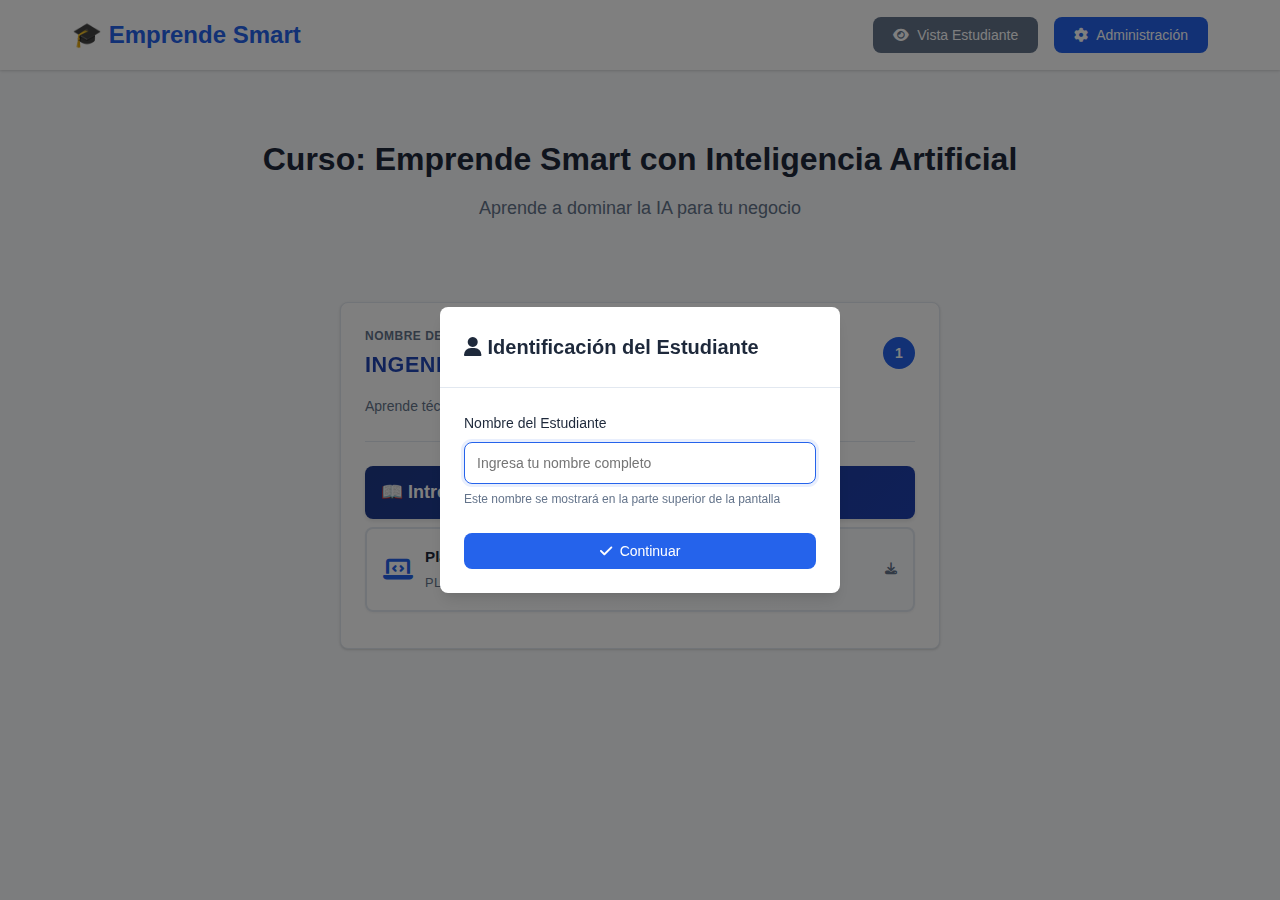
<file: index.html>
<!DOCTYPE html>
<html lang="es">
<head>
    <meta charset="UTF-8">
    <meta name="viewport" content="width=device-width, initial-scale=1.0">
    <title>Emprende Smart - Curso de IA</title>
    <link rel="stylesheet" href="styles.css">
    <link rel="stylesheet" href="https://cdnjs.cloudflare.com/ajax/libs/font-awesome/6.4.0/css/all.min.css">
</head>
<body>
    <!-- Barra de navegación -->
    <nav class="navbar">
        <div class="nav-container">
            <h1 class="logo">🎓 Emprende Smart</h1>
            <div class="nav-buttons">
                <button id="changeNameBtn" class="btn btn-secondary btn-sm" style="display: none;">
                    <i class="fas fa-user-edit"></i> Cambiar Nombre
                </button>
                <button id="viewModeBtn" class="btn btn-secondary">
                    <i class="fas fa-eye"></i> Vista Estudiante
                </button>
                <button id="adminModeBtn" class="btn btn-primary">
                    <i class="fas fa-cog"></i> Administración
                </button>
                <button id="logoutBtn" class="btn btn-danger" style="display: none;">
                    <i class="fas fa-sign-out-alt"></i> Cerrar Sesión
                </button>
            </div>
        </div>
    </nav>

    <!-- Vista de Estudiante -->
    <div id="studentView" class="view active">
        <div class="student-name-banner" id="studentNameBanner" style="display: none;">
            <h1 class="student-name-display" id="studentNameDisplay"></h1>
        </div>
        <div class="container">
            <header class="course-header">
                <h2>Curso: Emprende Smart con Inteligencia Artificial</h2>
                <p class="subtitle">Aprende a dominar la IA para tu negocio</p>
            </header>

            <div id="modulesContainer" class="modules-grid">
                <!-- Los módulos se cargarán dinámicamente -->
            </div>
        </div>
    </div>

    <!-- Vista de Administración -->
    <div id="adminView" class="view">
        <div class="container">
            <header class="admin-header">
                <h2><i class="fas fa-cog"></i> Panel de Administración</h2>
                <p>Gestiona módulos y recursos del curso</p>
            </header>

            <!-- Sección de Gestión de Datos -->
            <section class="admin-section" style="margin-bottom: 2rem;">
                <div class="section-header">
                    <h3><i class="fas fa-database"></i> Gestión de Datos del Curso</h3>
                </div>
                <div style="background: #f8fafc; border: 2px solid #e2e8f0; border-radius: 12px; padding: 1.5rem; margin-bottom: 1rem;">
                    <p style="margin-bottom: 1rem; color: #64748b;">
                        <strong>⚠️ Importante:</strong> Los datos se guardan localmente en tu navegador. Para que tus estudiantes vean el mismo contenido, debes exportar los datos y cargarlos en el servidor.
                    </p>
                    <div style="display: flex; gap: 1rem; flex-wrap: wrap;">
                        <button id="exportDataBtn" class="btn btn-primary">
                            <i class="fas fa-download"></i> Exportar Datos (JSON)
                        </button>
                        <button id="importDataBtn" class="btn btn-success">
                            <i class="fas fa-upload"></i> Importar Datos desde Archivo
                        </button>
                        <input type="file" id="importFileInput" accept=".json" style="display: none;">
                        <button id="loadFromServerBtn" class="btn btn-info">
                            <i class="fas fa-cloud-download-alt"></i> Cargar desde Servidor (data.json)
                        </button>
                    </div>
                    <p style="margin-top: 1rem; font-size: 0.9rem; color: #64748b; line-height: 1.6;">
                        <strong>Instrucciones:</strong><br>
                        1. <strong>Exportar:</strong> Descarga tus datos como archivo JSON<br>
                        2. <strong>Sube a GitHub:</strong> Renombra el archivo como "data.json" y súbelo a la raíz de tu repositorio<br>
                        3. <strong>Automático:</strong> Al abrir la página, se carga automáticamente desde data.json si existe
                    </p>
                </div>
            </section>

            <!-- Sección de Módulos -->
            <section class="admin-section">
                <div class="section-header">
                    <h3><i class="fas fa-folder"></i> Módulos del Curso</h3>
                    <button id="addModuleBtn" class="btn btn-success">
                        <i class="fas fa-plus"></i> Nuevo Módulo
                    </button>
                </div>

                <div id="modulesAdminContainer" class="admin-list">
                    <!-- Los módulos se cargarán dinámicamente -->
                </div>
            </section>
        </div>
    </div>

    <!-- Modal para Agregar/Editar Módulo -->
    <div id="moduleModal" class="modal">
        <div class="modal-content">
            <div class="modal-header">
                <h3 id="modalTitle">Nuevo Módulo</h3>
                <button class="modal-close" id="closeModuleModal">
                    <i class="fas fa-times"></i>
                </button>
            </div>
            <div class="modal-body">
                <form id="moduleForm">
                    <div class="form-group">
                        <label for="moduleName">Nombre del Módulo</label>
                        <input type="text" id="moduleName" required placeholder="Ej: Ingeniería de Prompts">
                    </div>
                    <div class="form-group">
                        <label for="moduleIcon">Icono del Módulo (Opcional)</label>
                        <input type="text" id="moduleIcon" placeholder="📚 o deja vacío para sin icono" maxlength="2">
                        <small class="form-help">Puedes usar un emoji o dejarlo vacío</small>
                    </div>
                    <div class="form-group">
                        <label for="moduleDescription">Descripción</label>
                        <textarea id="moduleDescription" rows="3" placeholder="Descripción del módulo..."></textarea>
                    </div>
                    <div class="form-group">
                        <label for="moduleOrder">Orden</label>
                        <input type="number" id="moduleOrder" min="1" required>
                    </div>
                    <div class="form-actions">
                        <button type="button" class="btn btn-secondary" id="cancelModuleBtn">Cancelar</button>
                        <button type="submit" class="btn btn-primary">Guardar</button>
                    </div>
                </form>
            </div>
        </div>
    </div>

    <!-- Modal para Nombre del Estudiante -->
    <div id="studentNameModal" class="modal">
        <div class="modal-content modal-small">
            <div class="modal-header">
                <h3><i class="fas fa-user"></i> Identificación del Estudiante</h3>
            </div>
            <div class="modal-body">
                <form id="studentNameForm">
                    <div class="form-group">
                        <label for="studentName">Nombre del Estudiante</label>
                        <input type="text" id="studentName" required placeholder="Ingresa tu nombre completo" autofocus>
                        <small class="form-help">Este nombre se mostrará en la parte superior de la pantalla</small>
                    </div>
                    <div class="form-actions">
                        <button type="submit" class="btn btn-primary btn-block">
                            <i class="fas fa-check"></i> Continuar
                        </button>
                    </div>
                </form>
            </div>
        </div>
    </div>

    <!-- Modal de Login -->
    <div id="loginModal" class="modal">
        <div class="modal-content modal-small">
            <div class="modal-header">
                <h3><i class="fas fa-lock"></i> Acceso de Administración</h3>
            </div>
            <div class="modal-body">
                <form id="loginForm">
                    <div class="form-group">
                        <label for="password">Contraseña</label>
                        <input type="password" id="password" required placeholder="Ingresa la contraseña" autofocus>
                        <small class="form-help">Ingresa la contraseña para acceder al panel de administración</small>
                    </div>
                    <div id="loginError" class="error-message" style="display: none;">
                        <i class="fas fa-exclamation-circle"></i> Contraseña incorrecta
                    </div>
                    <div class="form-actions">
                        <button type="submit" class="btn btn-primary btn-block">
                            <i class="fas fa-sign-in-alt"></i> Ingresar
                        </button>
                    </div>
                </form>
            </div>
        </div>
    </div>

    <!-- Modal para Agregar/Editar Capítulo -->
    <div id="chapterModal" class="modal">
        <div class="modal-content">
            <div class="modal-header">
                <h3 id="chapterModalTitle">Nuevo Capítulo</h3>
                <button class="modal-close" id="closeChapterModal">
                    <i class="fas fa-times"></i>
                </button>
            </div>
            <div class="modal-body">
                <form id="chapterForm">
                    <input type="hidden" id="chapterModuleId">
                    <div class="form-group">
                        <label for="chapterName">Nombre del Capítulo</label>
                        <input type="text" id="chapterName" required placeholder="Ej: Introducción a la IA">
                    </div>
                    <div class="form-group">
                        <label for="chapterDescription">Descripción (opcional)</label>
                        <textarea id="chapterDescription" rows="2" placeholder="Descripción del capítulo..."></textarea>
                    </div>
                    <div class="form-group">
                        <label for="chapterOrder">Orden dentro del módulo</label>
                        <input type="number" id="chapterOrder" min="1" required>
                    </div>
                    <div class="form-actions">
                        <button type="button" class="btn btn-secondary" id="cancelChapterBtn">Cancelar</button>
                        <button type="submit" class="btn btn-primary">Guardar</button>
                    </div>
                </form>
            </div>
        </div>
    </div>

    <!-- Modal para Agregar/Editar Recurso -->
    <div id="resourceModal" class="modal">
        <div class="modal-content">
            <div class="modal-header">
                <h3 id="resourceModalTitle">Nuevo Recurso</h3>
                <button class="modal-close" id="closeResourceModal">
                    <i class="fas fa-times"></i>
                </button>
            </div>
            <div class="modal-body">
                <form id="resourceForm">
                    <input type="hidden" id="resourceModuleId">
                    <input type="hidden" id="resourceChapterId">
                    <div class="form-group">
                        <label for="resourceTitle">Título del Recurso</label>
                        <input type="text" id="resourceTitle" required placeholder="Ej: Plataforma de Entrenamiento PER-T-CO-F">
                    </div>
                    <div class="form-group">
                        <label for="resourceUrl">URL o Ruta del Recurso</label>
                        <input type="text" id="resourceUrl" required placeholder="https://... o pdfs/archivo.pdf">
                        <small class="form-help" id="urlHelp">Para PDFs: sube el archivo a la carpeta "pdfs" en GitHub y usa "pdfs/nombre.pdf"</small>
                    </div>
                    <div class="form-group">
                        <label for="resourceChapter">Capítulo</label>
                        <select id="resourceChapter" required>
                            <option value="">Selecciona un capítulo</option>
                        </select>
                        <small class="form-help">El recurso se agregará a este capítulo</small>
                    </div>
                    <div class="form-group">
                        <label for="resourceType">Tipo de Recurso</label>
                        <select id="resourceType" required>
                            <option value="link">Enlace Web</option>
                            <option value="pdf">PDF (Taller/Reto/Actividad)</option>
                            <option value="video">Video</option>
                            <option value="document">Documento</option>
                            <option value="platform">Plataforma</option>
                            <option value="other">Otro</option>
                        </select>
                    </div>
                    <div class="form-group" id="fileUploadGroup" style="display: none;">
                        <label for="fileUpload">Subir PDF (Opcional)</label>
                        <input type="file" id="fileUpload" accept=".pdf">
                        <small class="form-help">Si subes un archivo, se guardará localmente. Para producción, sube el PDF a GitHub en la carpeta "pdfs" y usa la ruta relativa.</small>
                    </div>
                    <div class="form-group">
                        <label for="resourceDescription">Descripción (opcional)</label>
                        <textarea id="resourceDescription" rows="2" placeholder="Breve descripción del recurso..."></textarea>
                    </div>
                    <div class="form-group">
                        <label for="resourceOrder">Orden dentro del capítulo</label>
                        <input type="number" id="resourceOrder" min="1" required>
                    </div>
                    <div class="form-actions">
                        <button type="button" class="btn btn-secondary" id="cancelResourceBtn">Cancelar</button>
                        <button type="submit" class="btn btn-primary">Guardar</button>
                    </div>
                </form>
            </div>
        </div>
    </div>

    <script src="script.js"></script>
</body>
</html>
</file>
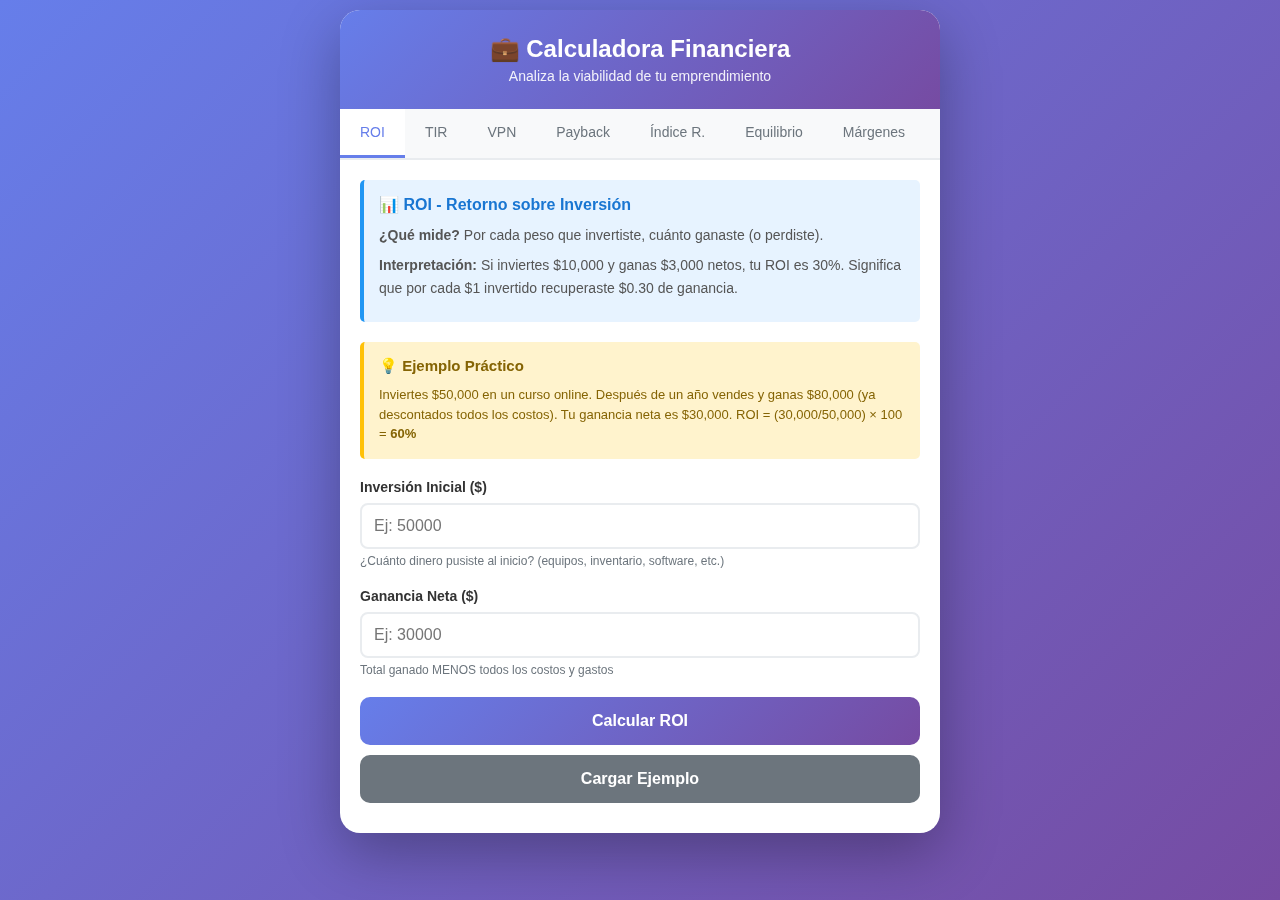
<file: CALCULADORA_FINANCIERA.html>
<!DOCTYPE html>
<html lang="es">
<head>
    <meta charset="UTF-8">
    <meta name="viewport" content="width=device-width, initial-scale=1.0">
    <title>Calculadora de Indicadores Financieros</title>
    <style>
        * {
            margin: 0;
            padding: 0;
            box-sizing: border-box;
        }

        body {
            font-family: -apple-system, BlinkMacSystemFont, 'Segoe UI', Roboto, Oxygen, Ubuntu, Cantarell, sans-serif;
            background: linear-gradient(135deg, #667eea 0%, #764ba2 100%);
            min-height: 100vh;
            padding: 10px;
        }

        .container {
            max-width: 600px;
            margin: 0 auto;
            background: white;
            border-radius: 20px;
            box-shadow: 0 20px 60px rgba(0,0,0,0.3);
            overflow: hidden;
        }

        .header {
            background: linear-gradient(135deg, #667eea 0%, #764ba2 100%);
            color: white;
            padding: 25px 20px;
            text-align: center;
        }

        .header h1 {
            font-size: 24px;
            margin-bottom: 5px;
        }

        .header p {
            font-size: 14px;
            opacity: 0.9;
        }

        .tabs {
            display: flex;
            overflow-x: auto;
            background: #f8f9fa;
            border-bottom: 2px solid #e9ecef;
            -webkit-overflow-scrolling: touch;
        }

        .tabs::-webkit-scrollbar {
            height: 3px;
        }

        .tabs::-webkit-scrollbar-thumb {
            background: #667eea;
            border-radius: 10px;
        }

        .tab {
            padding: 15px 20px;
            cursor: pointer;
            white-space: nowrap;
            transition: all 0.3s;
            border-bottom: 3px solid transparent;
            font-size: 14px;
            font-weight: 500;
            color: #6c757d;
        }

        .tab:hover {
            background: #e9ecef;
        }

        .tab.active {
            color: #667eea;
            border-bottom-color: #667eea;
            background: white;
        }

        .content {
            padding: 20px;
        }

        .indicator-section {
            display: none;
        }

        .indicator-section.active {
            display: block;
            animation: fadeIn 0.3s;
        }

        @keyframes fadeIn {
            from { opacity: 0; transform: translateY(10px); }
            to { opacity: 1; transform: translateY(0); }
        }

        .info-box {
            background: #e7f3ff;
            border-left: 4px solid #2196F3;
            padding: 15px;
            margin-bottom: 20px;
            border-radius: 5px;
        }

        .info-box h3 {
            color: #1976D2;
            font-size: 16px;
            margin-bottom: 10px;
        }

        .info-box p {
            color: #555;
            font-size: 14px;
            line-height: 1.6;
            margin-bottom: 8px;
        }

        .example-box {
            background: #fff3cd;
            border-left: 4px solid #ffc107;
            padding: 15px;
            margin-bottom: 20px;
            border-radius: 5px;
        }

        .example-box h4 {
            color: #856404;
            font-size: 15px;
            margin-bottom: 10px;
        }

        .example-box p {
            color: #856404;
            font-size: 13px;
            line-height: 1.5;
        }

        .form-group {
            margin-bottom: 20px;
        }

        .form-group label {
            display: block;
            font-weight: 600;
            margin-bottom: 8px;
            color: #333;
            font-size: 14px;
        }

        .form-group small {
            display: block;
            color: #6c757d;
            margin-top: 5px;
            font-size: 12px;
        }

        .form-group input, .form-group select {
            width: 100%;
            padding: 12px;
            border: 2px solid #e9ecef;
            border-radius: 8px;
            font-size: 16px;
            transition: border-color 0.3s;
        }

        .form-group input:focus, .form-group select:focus {
            outline: none;
            border-color: #667eea;
        }

        .btn {
            width: 100%;
            padding: 15px;
            background: linear-gradient(135deg, #667eea 0%, #764ba2 100%);
            color: white;
            border: none;
            border-radius: 10px;
            font-size: 16px;
            font-weight: 600;
            cursor: pointer;
            transition: transform 0.2s;
            margin-bottom: 10px;
        }

        .btn:hover {
            transform: translateY(-2px);
        }

        .btn:active {
            transform: translateY(0);
        }

        .btn-secondary {
            background: #6c757d;
        }

        .result-box {
            margin-top: 20px;
            padding: 20px;
            background: #d4edda;
            border-left: 4px solid #28a745;
            border-radius: 5px;
            display: none;
        }

        .result-box.show {
            display: block;
            animation: slideDown 0.3s;
        }

        @keyframes slideDown {
            from { opacity: 0; transform: translateY(-10px); }
            to { opacity: 1; transform: translateY(0); }
        }

        .result-box h3 {
            color: #155724;
            font-size: 18px;
            margin-bottom: 15px;
        }

        .result-value {
            font-size: 32px;
            font-weight: bold;
            color: #155724;
            margin-bottom: 10px;
        }

        .interpretation {
            background: white;
            padding: 15px;
            border-radius: 5px;
            margin-top: 15px;
        }

        .interpretation h4 {
            color: #333;
            font-size: 15px;
            margin-bottom: 10px;
        }

        .interpretation p {
            color: #555;
            font-size: 14px;
            line-height: 1.6;
        }

        .positive {
            color: #28a745 !important;
        }

        .negative {
            color: #dc3545 !important;
        }

        .warning {
            color: #ffc107 !important;
        }

        .multi-period {
            margin-bottom: 15px;
        }

        .period-inputs {
            display: flex;
            gap: 10px;
            margin-bottom: 10px;
        }

        .period-inputs input {
            flex: 1;
        }

        .add-period-btn {
            padding: 8px 15px;
            background: #28a745;
            color: white;
            border: none;
            border-radius: 5px;
            cursor: pointer;
            font-size: 14px;
        }

        .period-item {
            display: flex;
            gap: 10px;
            margin-bottom: 10px;
            align-items: center;
        }

        .remove-period-btn {
            padding: 8px 15px;
            background: #dc3545;
            color: white;
            border: none;
            border-radius: 5px;
            cursor: pointer;
            font-size: 12px;
            white-space: nowrap;
        }

        @media (max-width: 480px) {
            .header h1 {
                font-size: 20px;
            }
            
            .tab {
                padding: 12px 15px;
                font-size: 13px;
            }
            
            .content {
                padding: 15px;
            }
        }
    </style>
</head>
<body>
    <div class="container">
        <div class="header">
            <h1>💼 Calculadora Financiera</h1>
            <p>Analiza la viabilidad de tu emprendimiento</p>
        </div>

        <div class="tabs">
            <div class="tab active" onclick="showIndicator('roi')">ROI</div>
            <div class="tab" onclick="showIndicator('tir')">TIR</div>
            <div class="tab" onclick="showIndicator('vpn')">VPN</div>
            <div class="tab" onclick="showIndicator('payback')">Payback</div>
            <div class="tab" onclick="showIndicator('ir')">Índice R.</div>
            <div class="tab" onclick="showIndicator('equilibrio')">Equilibrio</div>
            <div class="tab" onclick="showIndicator('margenes')">Márgenes</div>
            <div class="tab" onclick="showIndicator('cac')">CAC</div>
            <div class="tab" onclick="showIndicator('ltv')">LTV</div>
        </div>

        <div class="content">
            <!-- ROI -->
            <div id="roi" class="indicator-section active">
                <div class="info-box">
                    <h3>📊 ROI - Retorno sobre Inversión</h3>
                    <p><strong>¿Qué mide?</strong> Por cada peso que invertiste, cuánto ganaste (o perdiste).</p>
                    <p><strong>Interpretación:</strong> Si inviertes $10,000 y ganas $3,000 netos, tu ROI es 30%. Significa que por cada $1 invertido recuperaste $0.30 de ganancia.</p>
                </div>

                <div class="example-box">
                    <h4>💡 Ejemplo Práctico</h4>
                    <p>Inviertes $50,000 en un curso online. Después de un año vendes y ganas $80,000 (ya descontados todos los costos). Tu ganancia neta es $30,000. ROI = (30,000/50,000) × 100 = <strong>60%</strong></p>
                </div>

                <div class="form-group">
                    <label>Inversión Inicial ($)</label>
                    <input type="number" id="roi-inversion" placeholder="Ej: 50000">
                    <small>¿Cuánto dinero pusiste al inicio? (equipos, inventario, software, etc.)</small>
                </div>

                <div class="form-group">
                    <label>Ganancia Neta ($)</label>
                    <input type="number" id="roi-ganancia" placeholder="Ej: 30000">
                    <small>Total ganado MENOS todos los costos y gastos</small>
                </div>

                <button class="btn" onclick="calcularROI()">Calcular ROI</button>
                <button class="btn btn-secondary" onclick="cargarEjemploROI()">Cargar Ejemplo</button>

                <div id="roi-result" class="result-box">
                    <h3>Resultado:</h3>
                    <div class="result-value" id="roi-value"></div>
                    <div class="interpretation" id="roi-interpretation"></div>
                </div>
            </div>

            <!-- TIR -->
            <div id="tir" class="indicator-section">
                <div class="info-box">
                    <h3>📈 TIR - Tasa Interna de Retorno</h3>
                    <p><strong>¿Qué mide?</strong> La rentabilidad anual de tu proyecto considerando todos los flujos de caja.</p>
                    <p><strong>Interpretación:</strong> Si tu TIR es 25% y tu costo de oportunidad (banco, otro negocio) es 10%, el proyecto es atractivo.</p>
                </div>

                <div class="example-box">
                    <h4>💡 Ejemplo Práctico</h4>
                    <p>Inviertes $100,000 hoy. En año 1 ganas $30,000, año 2: $40,000, año 3: $50,000. La TIR te dice qué tasa de interés anual equivale a esos flujos. Si es 22%, significa que tu proyecto rinde como si tuvieras un 22% anual.</p>
                </div>

                <div class="form-group">
                    <label>Inversión Inicial ($)</label>
                    <input type="number" id="tir-inversion" placeholder="Ej: 100000">
                    <small>Inversión al inicio (número negativo en los cálculos)</small>
                </div>

                <div class="form-group">
                    <label>Flujos de Caja Anuales</label>
                    <small>Añade los flujos de efectivo que esperas recibir cada año</small>
                </div>

                <div id="tir-flujos-container"></div>
                <button class="add-period-btn" onclick="agregarFlujoTIR()">+ Añadir Año</button>

                <button class="btn" onclick="calcularTIR()">Calcular TIR</button>
                <button class="btn btn-secondary" onclick="cargarEjemploTIR()">Cargar Ejemplo</button>

                <div id="tir-result" class="result-box">
                    <h3>Resultado:</h3>
                    <div class="result-value" id="tir-value"></div>
                    <div class="interpretation" id="tir-interpretation"></div>
                </div>
            </div>

            <!-- VPN -->
            <div id="vpn" class="indicator-section">
                <div class="info-box">
                    <h3>💰 VPN - Valor Presente Neto</h3>
                    <p><strong>¿Qué mide?</strong> El valor HOY de todos los flujos futuros descontados por una tasa de interés.</p>
                    <p><strong>Interpretación:</strong> VPN > 0 = el proyecto genera valor. VPN < 0 = destruye valor. VPN = 0 = ni ganas ni pierdes.</p>
                </div>

                <div class="example-box">
                    <h4>💡 Ejemplo Práctico</h4>
                    <p>Inviertes $80,000. Año 1: $35,000, Año 2: $40,000, Año 3: $30,000. Si tu tasa de descuento es 12% (lo que podrías ganar en otra inversión), el VPN trae esos flujos a hoy y resta la inversión. Si da $15,000, ganas $15k más que si hubieras puesto el dinero al 12%.</p>
                </div>

                <div class="form-group">
                    <label>Inversión Inicial ($)</label>
                    <input type="number" id="vpn-inversion" placeholder="Ej: 80000">
                </div>

                <div class="form-group">
                    <label>Tasa de Descuento (%)</label>
                    <input type="number" id="vpn-tasa" placeholder="Ej: 12" step="0.1">
                    <small>Tu costo de oportunidad (rendimiento de alternativas como bonos, plazo fijo, etc.)</small>
                </div>

                <div class="form-group">
                    <label>Flujos de Caja Anuales</label>
                </div>

                <div id="vpn-flujos-container"></div>
                <button class="add-period-btn" onclick="agregarFlujoVPN()">+ Añadir Año</button>

                <button class="btn" onclick="calcularVPN()">Calcular VPN</button>
                <button class="btn btn-secondary" onclick="cargarEjemploVPN()">Cargar Ejemplo</button>

                <div id="vpn-result" class="result-box">
                    <h3>Resultado:</h3>
                    <div class="result-value" id="vpn-value"></div>
                    <div class="interpretation" id="vpn-interpretation"></div>
                </div>
            </div>

            <!-- PAYBACK -->
            <div id="payback" class="indicator-section">
                <div class="info-box">
                    <h3>⏱️ Payback - Período de Recuperación</h3>
                    <p><strong>¿Qué mide?</strong> Cuánto tiempo tardas en recuperar tu inversión inicial.</p>
                    <p><strong>Interpretación:</strong> Si tu payback es 2 años, significa que en 2 años recuperas lo invertido. Mientras más corto, mejor (menos riesgo).</p>
                </div>

                <div class="example-box">
                    <h4>💡 Ejemplo Práctico</h4>
                    <p>Inviertes $60,000 en una tienda. Año 1 ganas $25,000, Año 2: $30,000, Año 3: $20,000. Al sumar: en año 2 llevas $55,000, en año 3 llevas $75,000. Tu inversión de $60k se recupera durante el año 2.</p>
                </div>

                <div class="form-group">
                    <label>Inversión Inicial ($)</label>
                    <input type="number" id="payback-inversion" placeholder="Ej: 60000">
                </div>

                <div class="form-group">
                    <label>Flujos de Caja Anuales</label>
                </div>

                <div id="payback-flujos-container"></div>
                <button class="add-period-btn" onclick="agregarFlujoPayback()">+ Añadir Año</button>

                <button class="btn" onclick="calcularPayback()">Calcular Payback</button>
                <button class="btn btn-secondary" onclick="cargarEjemploPayback()">Cargar Ejemplo</button>

                <div id="payback-result" class="result-box">
                    <h3>Resultado:</h3>
                    <div class="result-value" id="payback-value"></div>
                    <div class="interpretation" id="payback-interpretation"></div>
                </div>
            </div>

            <!-- ÍNDICE DE RENTABILIDAD -->
            <div id="ir" class="indicator-section">
                <div class="info-box">
                    <h3>📊 Índice de Rentabilidad (IR)</h3>
                    <p><strong>¿Qué mide?</strong> Por cada peso invertido, cuánto recibes en valor presente.</p>
                    <p><strong>Interpretación:</strong> IR > 1 = proyecto rentable. IR = 1.5 significa que por cada $1 invertido, recibes $1.50 en valor presente.</p>
                </div>

                <div class="example-box">
                    <h4>💡 Ejemplo Práctico</h4>
                    <p>Inviertes $50,000. Los flujos futuros descontados suman $72,000. IR = 72,000/50,000 = 1.44. Por cada $1 invertido obtienes $1.44 de valor presente.</p>
                </div>

                <div class="form-group">
                    <label>Inversión Inicial ($)</label>
                    <input type="number" id="ir-inversion" placeholder="Ej: 50000">
                </div>

                <div class="form-group">
                    <label>Tasa de Descuento (%)</label>
                    <input type="number" id="ir-tasa" placeholder="Ej: 10" step="0.1">
                </div>

                <div class="form-group">
                    <label>Flujos de Caja Anuales</label>
                </div>

                <div id="ir-flujos-container"></div>
                <button class="add-period-btn" onclick="agregarFlujoIR()">+ Añadir Año</button>

                <button class="btn" onclick="calcularIR()">Calcular Índice de Rentabilidad</button>
                <button class="btn btn-secondary" onclick="cargarEjemploIR()">Cargar Ejemplo</button>

                <div id="ir-result" class="result-box">
                    <h3>Resultado:</h3>
                    <div class="result-value" id="ir-value"></div>
                    <div class="interpretation" id="ir-interpretation"></div>
                </div>
            </div>

            <!-- PUNTO DE EQUILIBRIO -->
            <div id="equilibrio" class="indicator-section">
                <div class="info-box">
                    <h3>⚖️ Punto de Equilibrio</h3>
                    <p><strong>¿Qué mide?</strong> Cuántas unidades debes vender para NO perder ni ganar (utilidad = 0).</p>
                    <p><strong>Interpretación:</strong> Si tu punto de equilibrio es 100 unidades, debes vender al menos 100 para cubrir todos tus costos. De 101 en adelante empiezas a ganar.</p>
                </div>

                <div class="example-box">
                    <h4>💡 Ejemplo Práctico</h4>
                    <p>Vendes hamburguesas a $50 c/u. Cada una te cuesta $20 en ingredientes (costo variable). Tus gastos fijos (renta, luz, salarios) son $6,000/mes. Equilibrio = 6,000/(50-20) = 200 hamburguesas/mes.</p>
                </div>

                <div class="form-group">
                    <label>Costos Fijos Mensuales ($)</label>
                    <input type="number" id="eq-fijos" placeholder="Ej: 6000">
                    <small>Renta, salarios fijos, servicios, seguros (lo que pagas aunque no vendas nada)</small>
                </div>

                <div class="form-group">
                    <label>Precio de Venta Unitario ($)</label>
                    <input type="number" id="eq-precio" placeholder="Ej: 50">
                    <small>¿A cuánto vendes cada unidad/servicio?</small>
                </div>

                <div class="form-group">
                    <label>Costo Variable Unitario ($)</label>
                    <input type="number" id="eq-cvariable" placeholder="Ej: 20">
                    <small>Cuánto te cuesta producir/entregar una unidad (materiales, comisiones, etc.)</small>
                </div>

                <button class="btn" onclick="calcularEquilibrio()">Calcular Punto de Equilibrio</button>
                <button class="btn btn-secondary" onclick="cargarEjemploEquilibrio()">Cargar Ejemplo</button>

                <div id="equilibrio-result" class="result-box">
                    <h3>Resultado:</h3>
                    <div class="result-value" id="equilibrio-value"></div>
                    <div class="interpretation" id="equilibrio-interpretation"></div>
                </div>
            </div>

            <!-- MÁRGENES -->
            <div id="margenes" class="indicator-section">
                <div class="info-box">
                    <h3>📈 Márgenes de Rentabilidad</h3>
                    <p><strong>Margen Bruto:</strong> (Ventas - Costos Directos) / Ventas. Qué porcentaje queda después de pagar lo que cuesta producir.</p>
                    <p><strong>Margen Operativo:</strong> Utilidad Operativa / Ventas. Qué porcentaje queda después de todos los gastos operativos.</p>
                </div>

                <div class="example-box">
                    <h4>💡 Ejemplo Práctico</h4>
                    <p>Vendes $100,000. Costos directos: $40,000. Gastos operativos: $35,000. Margen Bruto = (100k-40k)/100k = 60%. Margen Operativo = (100k-40k-35k)/100k = 25%.</p>
                </div>

                <div class="form-group">
                    <label>Ventas Totales ($)</label>
                    <input type="number" id="marg-ventas" placeholder="Ej: 100000">
                </div>

                <div class="form-group">
                    <label>Costos Directos ($)</label>
                    <input type="number" id="marg-directos" placeholder="Ej: 40000">
                    <small>Materiales, mano de obra directa, costos de producción</small>
                </div>

                <div class="form-group">
                    <label>Gastos Operativos ($)</label>
                    <input type="number" id="marg-operativos" placeholder="Ej: 35000">
                    <small>Renta, salarios administrativos, marketing, servicios</small>
                </div>

                <button class="btn" onclick="calcularMargenes()">Calcular Márgenes</button>
                <button class="btn btn-secondary" onclick="cargarEjemploMargenes()">Cargar Ejemplo</button>

                <div id="margenes-result" class="result-box">
                    <h3>Resultados:</h3>
                    <div class="interpretation" id="margenes-interpretation"></div>
                </div>
            </div>

            <!-- CAC -->
            <div id="cac" class="indicator-section">
                <div class="info-box">
                    <h3>💸 CAC - Costo de Adquisición de Cliente</h3>
                    <p><strong>¿Qué mide?</strong> Cuánto te cuesta en promedio conseguir un nuevo cliente.</p>
                    <p><strong>Interpretación:</strong> Si gastas $10,000 en marketing y consigues 50 clientes, tu CAC es $200 por cliente. Esto debe ser menor al valor que genera cada cliente.</p>
                </div>

                <div class="example-box">
                    <h4>💡 Ejemplo Práctico</h4>
                    <p>Gastas $15,000 en publicidad Facebook + $5,000 en un vendedor. Total: $20,000. Consigues 100 nuevos clientes. CAC = 20,000/100 = $200 por cliente.</p>
                </div>

                <div class="form-group">
                    <label>Gastos Totales en Marketing y Ventas ($)</label>
                    <input type="number" id="cac-gastos" placeholder="Ej: 20000">
                    <small>Publicidad, salarios de vendedores, herramientas de marketing, eventos</small>
                </div>

                <div class="form-group">
                    <label>Número de Nuevos Clientes Adquiridos</label>
                    <input type="number" id="cac-clientes" placeholder="Ej: 100">
                    <small>Clientes que conseguiste en ese período</small>
                </div>

                <button class="btn" onclick="calcularCAC()">Calcular CAC</button>
                <button class="btn btn-secondary" onclick="cargarEjemploCAC()">Cargar Ejemplo</button>

                <div id="cac-result" class="result-box">
                    <h3>Resultado:</h3>
                    <div class="result-value" id="cac-value"></div>
                    <div class="interpretation" id="cac-interpretation"></div>
                </div>
            </div>

            <!-- LTV -->
            <div id="ltv" class="indicator-section">
                <div class="info-box">
                    <h3>💎 LTV - Lifetime Value</h3>
                    <p><strong>¿Qué mide?</strong> Cuánto dinero te genera un cliente durante toda su relación contigo.</p>
                    <p><strong>Interpretación:</strong> Si un cliente compra en promedio $500/año durante 3 años, su LTV es $1,500. Idealmente LTV debe ser 3x mayor que CAC.</p>
                </div>

                <div class="example-box">
                    <h4>💡 Ejemplo Práctico</h4>
                    <p>Tienes un servicio de suscripción. Cliente paga $200/mes, tu margen es 60% ($120), y en promedio se quedan 2 años (24 meses). LTV = 120 × 24 = $2,880.</p>
                </div>

                <div class="form-group">
                    <label>Valor Promedio de Compra ($)</label>
                    <input type="number" id="ltv-compra" placeholder="Ej: 200">
                    <small>¿Cuánto gasta el cliente en promedio cada vez?</small>
                </div>

                <div class="form-group">
                    <label>Frecuencia de Compra (veces por año)</label>
                    <input type="number" id="ltv-frecuencia" placeholder="Ej: 12">
                    <small>¿Cuántas veces compra al año? (12 = mensual)</small>
                </div>

                <div class="form-group">
                    <label>Margen de Ganancia (%)</label>
                    <input type="number" id="ltv-margen" placeholder="Ej: 60">
                    <small>Qué porcentaje de cada venta es ganancia neta</small>
                </div>

                <div class="form-group">
                    <label>Vida Útil del Cliente (años)</label>
                    <input type="number" id="ltv-vida" placeholder="Ej: 2" step="0.1">
                    <small>¿Cuánto tiempo en promedio te compra un cliente?</small>
                </div>

                <button class="btn" onclick="calcularLTV()">Calcular LTV</button>
                <button class="btn btn-secondary" onclick="cargarEjemploLTV()">Cargar Ejemplo</button>

                <div id="ltv-result" class="result-box">
                    <h3>Resultado:</h3>
                    <div class="result-value" id="ltv-value"></div>
                    <div class="interpretation" id="ltv-interpretation"></div>
                </div>
            </div>
        </div>
    </div>

    <script>
        // Variables globales para flujos
        let flujosTIR = [];
        let flujosVPN = [];
        let flujosPayback = [];
        let flujosIR = [];

        function showIndicator(id) {
            // Ocultar todas las secciones
            document.querySelectorAll('.indicator-section').forEach(section => {
                section.classList.remove('active');
            });
            
            // Ocultar todos los resultados
            document.querySelectorAll('.result-box').forEach(box => {
                box.classList.remove('show');
            });
            
            // Quitar active de todos los tabs
            document.querySelectorAll('.tab').forEach(tab => {
                tab.classList.remove('active');
            });
            
            // Mostrar sección seleccionada
            document.getElementById(id).classList.add('active');
            
            // Activar tab seleccionado
            event.target.classList.add('active');
        }

        // ============== ROI ==============
        function calcularROI() {
            const inversion = parseFloat(document.getElementById('roi-inversion').value);
            const ganancia = parseFloat(document.getElementById('roi-ganancia').value);
            
            if (!inversion || !ganancia) {
                alert('Por favor completa todos los campos');
                return;
            }
            
            const roi = (ganancia / inversion) * 100;
            
            document.getElementById('roi-value').textContent = roi.toFixed(2) + '%';
            
            let interpretacion = '<h4>¿Qué significa este resultado?</h4>';
            
            if (roi > 0) {
                interpretacion += `<p class="positive">✅ <strong>Resultado Positivo:</strong> Por cada $1 que invertiste, ganaste $${(ganancia/inversion).toFixed(2)}. `;
                
                if (roi > 50) {
                    interpretacion += 'Excelente retorno sobre inversión.</p>';
                } else if (roi > 20) {
                    interpretacion += 'Buen retorno sobre inversión.</p>';
                } else {
                    interpretacion += 'Retorno modesto, evalúa si es suficiente para ti.</p>';
                }
            } else {
                interpretacion += `<p class="negative">❌ <strong>Resultado Negativo:</strong> Estás perdiendo dinero. Por cada $1 invertido, pierdes $${Math.abs(ganancia/inversion).toFixed(2)}.</p>`;
            }
            
            interpretacion += `<p><strong>Decisión sugerida:</strong> ${roi > 15 ? 'El proyecto parece rentable. Considera continuar o escalar.' : 'Analiza si puedes mejorar la rentabilidad o considera otras opciones de inversión.'}</p>`;
            
            document.getElementById('roi-interpretation').innerHTML = interpretacion;
            document.getElementById('roi-result').classList.add('show');
        }

        function cargarEjemploROI() {
            document.getElementById('roi-inversion').value = '50000';
            document.getElementById('roi-ganancia').value = '30000';
        }

        // ============== TIR ==============
        function agregarFlujoTIR() {
            const anio = flujosTIR.length + 1;
            flujosTIR.push(0);
            renderFlujosTIR();
        }

        function renderFlujosTIR() {
            const container = document.getElementById('tir-flujos-container');
            container.innerHTML = '';
            
            flujosTIR.forEach((flujo, index) => {
                const div = document.createElement('div');
                div.className = 'period-item';
                div.innerHTML = `
                    <input type="number" placeholder="Año ${index + 1}" value="${flujo}" onchange="flujosTIR[${index}] = parseFloat(this.value)" style="flex: 1;">
                    <button class="remove-period-btn" onclick="eliminarFlujoTIR(${index})">Eliminar</button>
                `;
                container.appendChild(div);
            });
        }

        function eliminarFlujoTIR(index) {
            flujosTIR.splice(index, 1);
            renderFlujosTIR();
        }

        function calcularTIR() {
            const inversion = parseFloat(document.getElementById('tir-inversion').value);
            
            if (!inversion || flujosTIR.length === 0) {
                alert('Por favor completa la inversión y agrega al menos un flujo');
                return;
            }
            
            const flujos = [-inversion, ...flujosTIR];
            const tir = calcularTIRNewtonRaphson(flujos);
            
            document.getElementById('tir-value').textContent = (tir * 100).toFixed(2) + '%';
            
            let interpretacion = '<h4>¿Qué significa este resultado?</h4>';
            interpretacion += `<p>Tu proyecto rinde aproximadamente <strong>${(tir * 100).toFixed(2)}%</strong> anual.</p>`;
            
            if (tir > 0.15) {
                interpretacion += '<p class="positive">✅ <strong>Excelente:</strong> Es una tasa de retorno muy atractiva. Si tu costo de oportunidad (otras inversiones) es menor, adelante.</p>';
            } else if (tir > 0.10) {
                interpretacion += '<p class="positive">✅ <strong>Bueno:</strong> Rentabilidad aceptable. Compara con otras opciones disponibles.</p>';
            } else if (tir > 0) {
                interpretacion += '<p class="warning">⚠️ <strong>Modesto:</strong> Rentabilidad baja. Evalúa si vale la pena vs otras alternativas.</p>';
            } else {
                interpretacion += '<p class="negative">❌ <strong>Negativo:</strong> El proyecto destruye valor. No es recomendable.</p>';
            }
            
            document.getElementById('tir-interpretation').innerHTML = interpretacion;
            document.getElementById('tir-result').classList.add('show');
        }

        function calcularTIRNewtonRaphson(flujos) {
            let tasa = 0.1;
            const maxIteraciones = 100;
            const tolerancia = 0.00001;
            
            for (let i = 0; i < maxIteraciones; i++) {
                let vpn = 0;
                let derivada = 0;
                
                for (let j = 0; j < flujos.length; j++) {
                    vpn += flujos[j] / Math.pow(1 + tasa, j);
                    if (j > 0) {
                        derivada -= j * flujos[j] / Math.pow(1 + tasa, j + 1);
                    }
                }
                
                if (Math.abs(vpn) < tolerancia) {
                    return tasa;
                }
                
                tasa = tasa - vpn / derivada;
            }
            
            return tasa;
        }

        function cargarEjemploTIR() {
            document.getElementById('tir-inversion').value = '100000';
            flujosTIR = [30000, 40000, 50000];
            renderFlujosTIR();
        }

        // ============== VPN ==============
        function agregarFlujoVPN() {
            flujosVPN.push(0);
            renderFlujosVPN();
        }

        function renderFlujosVPN() {
            const container = document.getElementById('vpn-flujos-container');
            container.innerHTML = '';
            
            flujosVPN.forEach((flujo, index) => {
                const div = document.createElement('div');
                div.className = 'period-item';
                div.innerHTML = `
                    <input type="number" placeholder="Año ${index + 1}" value="${flujo}" onchange="flujosVPN[${index}] = parseFloat(this.value)" style="flex: 1;">
                    <button class="remove-period-btn" onclick="eliminarFlujoVPN(${index})">Eliminar</button>
                `;
                container.appendChild(div);
            });
        }

        function eliminarFlujoVPN(index) {
            flujosVPN.splice(index, 1);
            renderFlujosVPN();
        }

        function calcularVPN() {
            const inversion = parseFloat(document.getElementById('vpn-inversion').value);
            const tasa = parseFloat(document.getElementById('vpn-tasa').value) / 100;
            
            if (!inversion || !tasa || flujosVPN.length === 0) {
                alert('Por favor completa todos los campos');
                return;
            }
            
            let vpn = -inversion;
            flujosVPN.forEach((flujo, index) => {
                vpn += flujo / Math.pow(1 + tasa, index + 1);
            });
            
            document.getElementById('vpn-value').textContent = '$' + vpn.toFixed(2);
            
            let interpretacion = '<h4>¿Qué significa este resultado?</h4>';
            
            if (vpn > 0) {
                interpretacion += `<p class="positive">✅ <strong>VPN Positivo:</strong> Tu proyecto genera <strong>$${vpn.toFixed(2)}</strong> de valor adicional comparado con invertir al ${(tasa*100).toFixed(1)}% anual.</p>`;
                interpretacion += '<p><strong>Decisión:</strong> El proyecto es financieramente atractivo. Acepta el proyecto.</p>';
            } else if (vpn === 0) {
                interpretacion += '<p class="warning">⚖️ <strong>VPN Cero:</strong> El proyecto rinde exactamente igual que tu tasa de descuento. Es indiferente.</p>';
            } else {
                interpretacion += `<p class="negative">❌ <strong>VPN Negativo:</strong> Tu proyecto destruye <strong>$${Math.abs(vpn).toFixed(2)}</strong> de valor. Estarías mejor invirtiendo al ${(tasa*100).toFixed(1)}%.</p>`;
                interpretacion += '<p><strong>Decisión:</strong> Rechaza el proyecto o busca formas de mejorar los flujos.</p>';
            }
            
            document.getElementById('vpn-interpretation').innerHTML = interpretacion;
            document.getElementById('vpn-result').classList.add('show');
        }

        function cargarEjemploVPN() {
            document.getElementById('vpn-inversion').value = '80000';
            document.getElementById('vpn-tasa').value = '12';
            flujosVPN = [35000, 40000, 30000];
            renderFlujosVPN();
        }

        // ============== PAYBACK ==============
        function agregarFlujoPayback() {
            flujosPayback.push(0);
            renderFlujosPayback();
        }

        function renderFlujosPayback() {
            const container = document.getElementById('payback-flujos-container');
            container.innerHTML = '';
            
            flujosPayback.forEach((flujo, index) => {
                const div = document.createElement('div');
                div.className = 'period-item';
                div.innerHTML = `
                    <input type="number" placeholder="Año ${index + 1}" value="${flujo}" onchange="flujosPayback[${index}] = parseFloat(this.value)" style="flex: 1;">
                    <button class="remove-period-btn" onclick="eliminarFlujoPayback(${index})">Eliminar</button>
                `;
                container.appendChild(div);
            });
        }

        function eliminarFlujoPayback(index) {
            flujosPayback.splice(index, 1);
            renderFlujosPayback();
        }

        function calcularPayback() {
            const inversion = parseFloat(document.getElementById('payback-inversion').value);
            
            if (!inversion || flujosPayback.length === 0) {
                alert('Por favor completa todos los campos');
                return;
            }
            
            let acumulado = 0;
            let payback = 0;
            
            for (let i = 0; i < flujosPayback.length; i++) {
                acumulado += flujosPayback[i];
                if (acumulado >= inversion) {
                    payback = i + 1;
                    break;
                }
            }
            
            if (payback === 0) {
                document.getElementById('payback-value').textContent = 'No se recupera';
                document.getElementById('payback-interpretation').innerHTML = '<p class="negative">❌ Con los flujos proyectados NO recuperas tu inversión.</p>';
            } else {
                document.getElementById('payback-value').textContent = payback + ' años';
                
                let interpretacion = '<h4>¿Qué significa este resultado?</h4>';
                interpretacion += `<p>Recuperarás tu inversión en aproximadamente <strong>${payback} años</strong>.</p>`;
                
                if (payback <= 2) {
                    interpretacion += '<p class="positive">✅ <strong>Excelente:</strong> Recuperación rápida. Bajo riesgo.</p>';
                } else if (payback <= 4) {
                    interpretacion += '<p class="positive">✅ <strong>Bueno:</strong> Recuperación razonable para la mayoría de negocios.</p>';
                } else {
                    interpretacion += '<p class="warning">⚠️ <strong>Lento:</strong> Recuperación tardía. Mayor riesgo. Evalúa si es aceptable para ti.</p>';
                }
                
                document.getElementById('payback-interpretation').innerHTML = interpretacion;
            }
            
            document.getElementById('payback-result').classList.add('show');
        }

        function cargarEjemploPayback() {
            document.getElementById('payback-inversion').value = '60000';
            flujosPayback = [25000, 30000, 20000];
            renderFlujosPayback();
        }

        // ============== ÍNDICE DE RENTABILIDAD ==============
        function agregarFlujoIR() {
            flujosIR.push(0);
            renderFlujosIR();
        }

        function renderFlujosIR() {
            const container = document.getElementById('ir-flujos-container');
            container.innerHTML = '';
            
            flujosIR.forEach((flujo, index) => {
                const div = document.createElement('div');
                div.className = 'period-item';
                div.innerHTML = `
                    <input type="number" placeholder="Año ${index + 1}" value="${flujo}" onchange="flujosIR[${index}] = parseFloat(this.value)" style="flex: 1;">
                    <button class="remove-period-btn" onclick="eliminarFlujoIR(${index})">Eliminar</button>
                `;
                container.appendChild(div);
            });
        }

        function eliminarFlujoIR(index) {
            flujosIR.splice(index, 1);
            renderFlujosIR();
        }

        function calcularIR() {
            const inversion = parseFloat(document.getElementById('ir-inversion').value);
            const tasa = parseFloat(document.getElementById('ir-tasa').value) / 100;
            
            if (!inversion || !tasa || flujosIR.length === 0) {
                alert('Por favor completa todos los campos');
                return;
            }
            
            let vpFlujos = 0;
            flujosIR.forEach((flujo, index) => {
                vpFlujos += flujo / Math.pow(1 + tasa, index + 1);
            });
            
            const ir = vpFlujos / inversion;
            
            document.getElementById('ir-value').textContent = ir.toFixed(2);
            
            let interpretacion = '<h4>¿Qué significa este resultado?</h4>';
            interpretacion += `<p>Por cada $1 invertido, recibes <strong>$${ir.toFixed(2)}</strong> en valor presente.</p>`;
            
            if (ir > 1.5) {
                interpretacion += '<p class="positive">✅ <strong>Excelente:</strong> Muy rentable. Por cada peso invertido obtienes mucho más de regreso.</p>';
            } else if (ir > 1) {
                interpretacion += '<p class="positive">✅ <strong>Bueno:</strong> Proyecto rentable. Genera valor positivo.</p>';
            } else if (ir === 1) {
                interpretacion += '<p class="warning">⚖️ <strong>Neutro:</strong> Ni ganas ni pierdes en términos de valor presente.</p>';
            } else {
                interpretacion += '<p class="negative">❌ <strong>No Rentable:</strong> Pierdes valor. Rechaza el proyecto.</p>';
            }
            
            interpretacion += `<p><strong>Decisión:</strong> ${ir > 1 ? 'Acepta el proyecto.' : 'Rechaza el proyecto o mejora los flujos.'}</p>`;
            
            document.getElementById('ir-interpretation').innerHTML = interpretacion;
            document.getElementById('ir-result').classList.add('show');
        }

        function cargarEjemploIR() {
            document.getElementById('ir-inversion').value = '50000';
            document.getElementById('ir-tasa').value = '10';
            flujosIR = [25000, 30000, 25000];
            renderFlujosIR();
        }

        // ============== PUNTO DE EQUILIBRIO ==============
        function calcularEquilibrio() {
            const fijos = parseFloat(document.getElementById('eq-fijos').value);
            const precio = parseFloat(document.getElementById('eq-precio').value);
            const cvariable = parseFloat(document.getElementById('eq-cvariable').value);
            
            if (!fijos || !precio || !cvariable) {
                alert('Por favor completa todos los campos');
                return;
            }
            
            if (precio <= cvariable) {
                alert('El precio de venta debe ser mayor que el costo variable');
                return;
            }
            
            const equilibrio = fijos / (precio - cvariable);
            const ventasEquilibrio = equilibrio * precio;
            
            document.getElementById('equilibrio-value').textContent = Math.ceil(equilibrio) + ' unidades';
            
            let interpretacion = '<h4>¿Qué significa este resultado?</h4>';
            interpretacion += `<p>Debes vender <strong>${Math.ceil(equilibrio)} unidades</strong> al mes para no perder ni ganar.</p>`;
            interpretacion += `<p>Esto equivale a ventas de <strong>$${ventasEquilibrio.toFixed(2)}</strong> mensuales.</p>`;
            interpretacion += `<p class="positive">💡 <strong>Interpretación:</strong> A partir de la unidad ${Math.ceil(equilibrio) + 1} empiezas a generar ganancias.</p>`;
            interpretacion += `<p><strong>Margen de Contribución:</strong> Cada unidad deja $${(precio - cvariable).toFixed(2)} para cubrir costos fijos y generar utilidad.</p>`;
            
            document.getElementById('equilibrio-interpretation').innerHTML = interpretacion;
            document.getElementById('equilibrio-result').classList.add('show');
        }

        function cargarEjemploEquilibrio() {
            document.getElementById('eq-fijos').value = '6000';
            document.getElementById('eq-precio').value = '50';
            document.getElementById('eq-cvariable').value = '20';
        }

        // ============== MÁRGENES ==============
        function calcularMargenes() {
            const ventas = parseFloat(document.getElementById('marg-ventas').value);
            const directos = parseFloat(document.getElementById('marg-directos').value);
            const operativos = parseFloat(document.getElementById('marg-operativos').value);
            
            if (!ventas || !directos || !operativos) {
                alert('Por favor completa todos los campos');
                return;
            }
            
            const margenBruto = ((ventas - directos) / ventas) * 100;
            const utilidadOperativa = ventas - directos - operativos;
            const margenOperativo = (utilidadOperativa / ventas) * 100;
            
            let interpretacion = '<h4>Resultados:</h4>';
            
            interpretacion += `<div style="background: #f8f9fa; padding: 15px; border-radius: 5px; margin-bottom: 15px;">`;
            interpretacion += `<p style="font-size: 16px; margin-bottom: 10px;"><strong>Margen Bruto:</strong> <span class="positive" style="font-size: 24px;">${margenBruto.toFixed(2)}%</span></p>`;
            interpretacion += `<p style="color: #666; font-size: 13px;">De cada $100 en ventas, $${margenBruto.toFixed(2)} quedan después de costos directos.</p>`;
            
            if (margenBruto > 60) {
                interpretacion += '<p class="positive">✅ Excelente margen bruto. Buena eficiencia en producción.</p>';
            } else if (margenBruto > 40) {
                interpretacion += '<p class="positive">✅ Buen margen bruto. Nivel saludable.</p>';
            } else if (margenBruto > 20) {
                interpretacion += '<p class="warning">⚠️ Margen bruto moderado. Evalúa optimizar costos.</p>';
            } else {
                interpretacion += '<p class="negative">❌ Margen bruto bajo. Difícil cubrir gastos operativos.</p>';
            }
            interpretacion += '</div>';
            
            interpretacion += `<div style="background: #f8f9fa; padding: 15px; border-radius: 5px;">`;
            interpretacion += `<p style="font-size: 16px; margin-bottom: 10px;"><strong>Margen Operativo:</strong> <span class="${margenOperativo > 0 ? 'positive' : 'negative'}" style="font-size: 24px;">${margenOperativo.toFixed(2)}%</span></p>`;
            interpretacion += `<p style="color: #666; font-size: 13px;">Utilidad operativa real: $${utilidadOperativa.toFixed(2)}</p>`;
            
            if (margenOperativo > 20) {
                interpretacion += '<p class="positive">✅ Excelente rentabilidad operativa.</p>';
            } else if (margenOperativo > 10) {
                interpretacion += '<p class="positive">✅ Buena rentabilidad operativa.</p>';
            } else if (margenOperativo > 0) {
                interpretacion += '<p class="warning">⚠️ Rentabilidad operativa baja. Optimiza gastos.</p>';
            } else {
                interpretacion += '<p class="negative">❌ Pérdida operativa. Urgente revisar estructura de costos.</p>';
            }
            interpretacion += '</div>';
            
            document.getElementById('margenes-interpretation').innerHTML = interpretacion;
            document.getElementById('margenes-result').classList.add('show');
        }

        function cargarEjemploMargenes() {
            document.getElementById('marg-ventas').value = '100000';
            document.getElementById('marg-directos').value = '40000';
            document.getElementById('marg-operativos').value = '35000';
        }

        // ============== CAC ==============
        function calcularCAC() {
            const gastos = parseFloat(document.getElementById('cac-gastos').value);
            const clientes = parseFloat(document.getElementById('cac-clientes').value);
            
            if (!gastos || !clientes) {
                alert('Por favor completa todos los campos');
                return;
            }
            
            const cac = gastos / clientes;
            
            document.getElementById('cac-value').textContent = '$' + cac.toFixed(2);
            
            let interpretacion = '<h4>¿Qué significa este resultado?</h4>';
            interpretacion += `<p>Te cuesta <strong>$${cac.toFixed(2)}</strong> adquirir cada nuevo cliente.</p>`;
            interpretacion += '<p><strong>💡 Regla clave:</strong> Tu CAC debe ser menor a 1/3 del LTV (Lifetime Value) de tus clientes.</p>';
            interpretacion += `<p>Por ejemplo, si tu CAC es $${cac.toFixed(2)}, tu LTV ideal debería ser al menos $${(cac * 3).toFixed(2)}.</p>`;
            
            if (cac < 100) {
                interpretacion += '<p class="positive">✅ CAC bajo. Excelente eficiencia en adquisición.</p>';
            } else if (cac < 500) {
                interpretacion += '<p class="positive">✅ CAC razonable. Asegúrate que tu LTV sea 3x mayor.</p>';
            } else {
                interpretacion += '<p class="warning">⚠️ CAC elevado. Verifica que tu LTV justifique esta inversión.</p>';
            }
            
            document.getElementById('cac-interpretation').innerHTML = interpretacion;
            document.getElementById('cac-result').classList.add('show');
        }

        function cargarEjemploCAC() {
            document.getElementById('cac-gastos').value = '20000';
            document.getElementById('cac-clientes').value = '100';
        }

        // ============== LTV ==============
        function calcularLTV() {
            const compra = parseFloat(document.getElementById('ltv-compra').value);
            const frecuencia = parseFloat(document.getElementById('ltv-frecuencia').value);
            const margen = parseFloat(document.getElementById('ltv-margen').value) / 100;
            const vida = parseFloat(document.getElementById('ltv-vida').value);
            
            if (!compra || !frecuencia || !margen || !vida) {
                alert('Por favor completa todos los campos');
                return;
            }
            
            const ltv = compra * frecuencia * margen * vida;
            
            document.getElementById('ltv-value').textContent = '$' + ltv.toFixed(2);
            
            let interpretacion = '<h4>¿Qué significa este resultado?</h4>';
            interpretacion += `<p>Un cliente promedio te genera <strong>$${ltv.toFixed(2)}</strong> de ganancia durante su vida útil.</p>`;
            interpretacion += `<p><strong>Desglose:</strong> $${compra} × ${frecuencia} veces/año × ${(margen*100).toFixed(0)}% margen × ${vida} años = $${ltv.toFixed(2)}</p>`;
            
            const cacIdeal = ltv / 3;
            interpretacion += `<p class="positive">💡 <strong>Regla de oro:</strong> Tu CAC debería ser máximo $${cacIdeal.toFixed(2)} (1/3 del LTV).</p>`;
            
            if (ltv > 1000) {
                interpretacion += '<p class="positive">✅ Excelente LTV. Puedes invertir más en adquisición de clientes.</p>';
            } else if (ltv > 500) {
                interpretacion += '<p class="positive">✅ Buen LTV. Negocio con potencial de crecimiento.</p>';
            } else {
                interpretacion += '<p class="warning">⚠️ LTV bajo. Busca formas de aumentar frecuencia de compra o ticket promedio.</p>';
            }
            
            document.getElementById('ltv-interpretation').innerHTML = interpretacion;
            document.getElementById('ltv-result').classList.add('show');
        }

        function cargarEjemploLTV() {
            document.getElementById('ltv-compra').value = '200';
            document.getElementById('ltv-frecuencia').value = '12';
            document.getElementById('ltv-margen').value = '60';
            document.getElementById('ltv-vida').value = '2';
        }

        // Inicializar con algunos flujos de ejemplo
        window.onload = function() {
            agregarFlujoTIR();
            agregarFlujoVPN();
            agregarFlujoPayback();
            agregarFlujoIR();
        };
    </script>
</body>
</html>
</file>
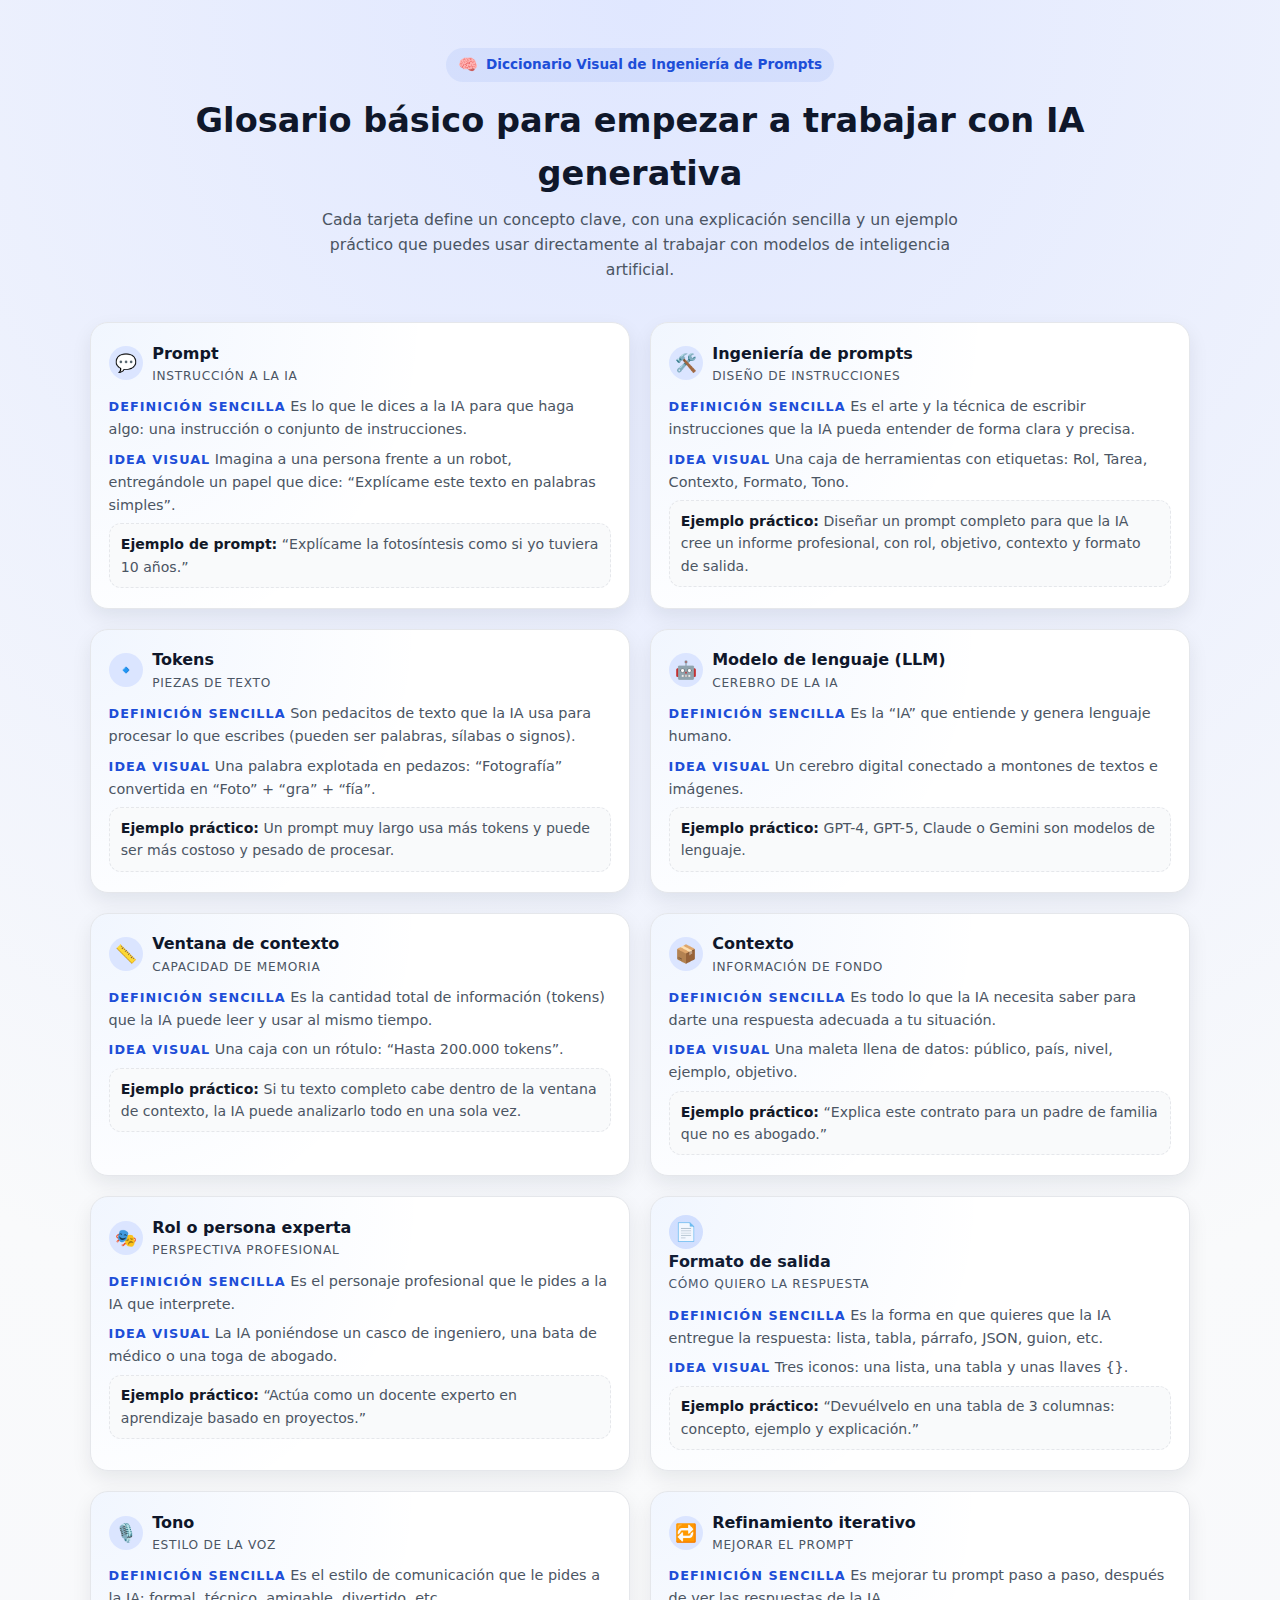
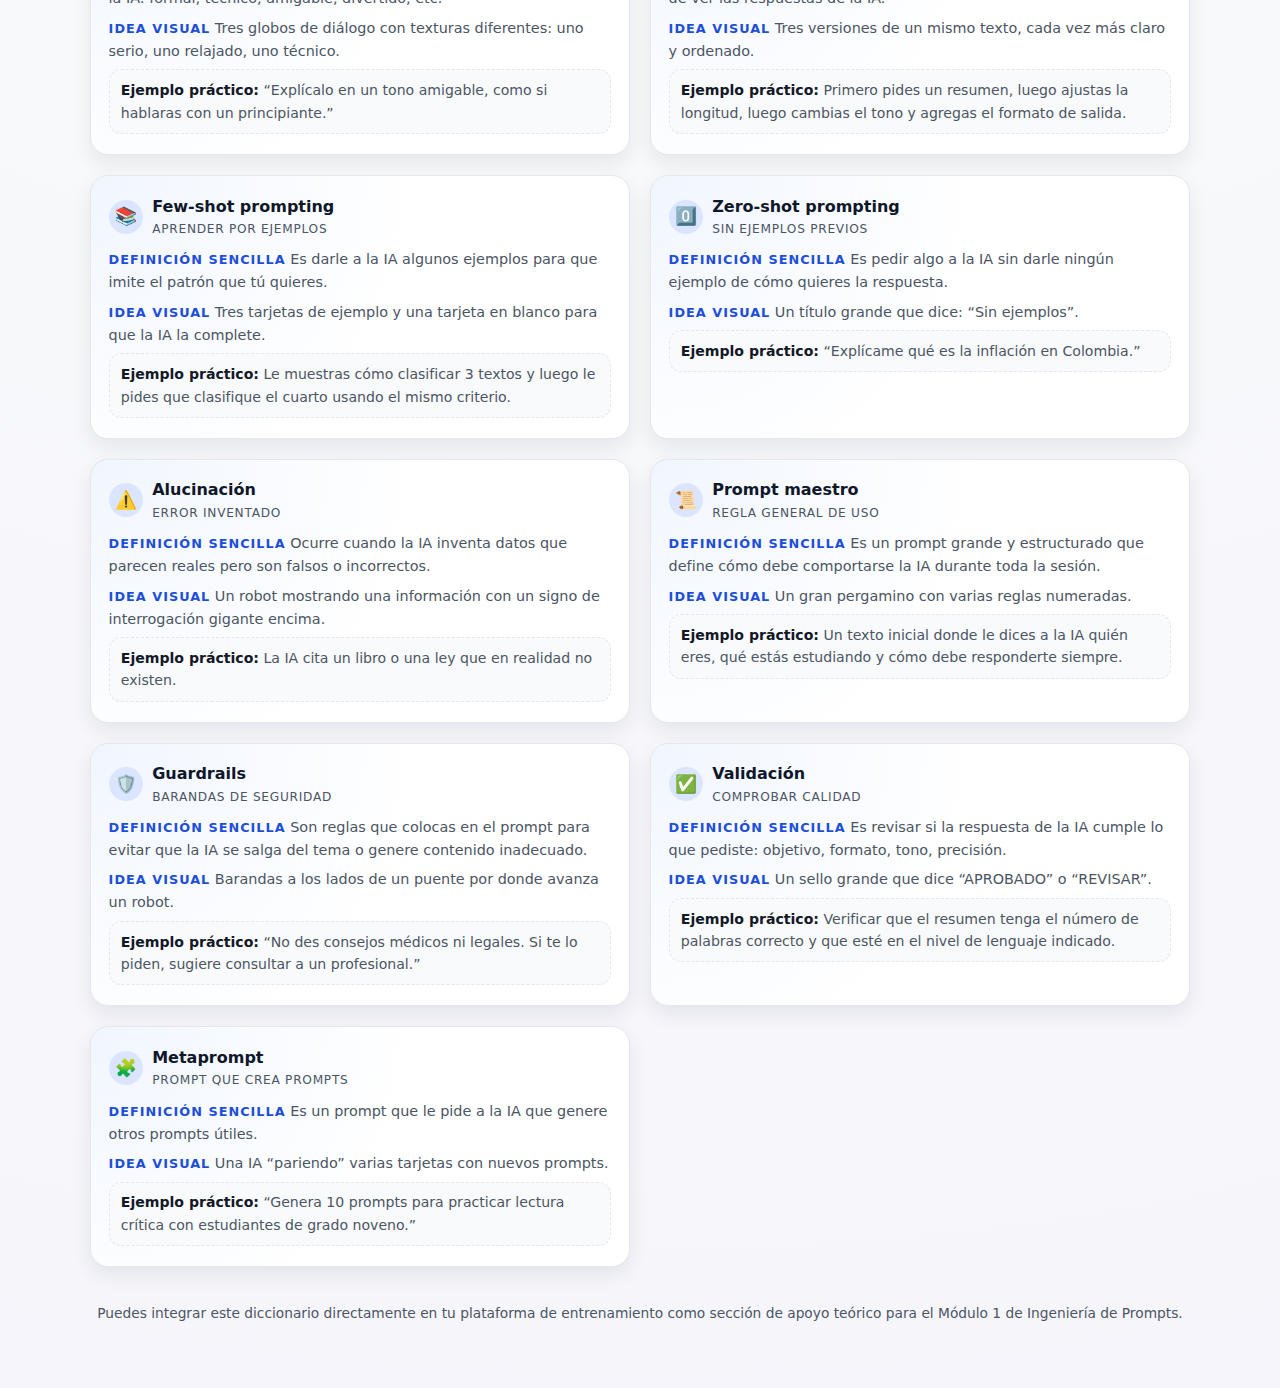
<file: DICCIONARIO.html>
<!DOCTYPE html>
<html lang="es">
<head>
  <meta charset="UTF-8" />
  <title>Diccionario Visual de Ingeniería de Prompts</title>
  <meta name="viewport" content="width=device-width, initial-scale=1.0" />
  <style>
    :root {
      --bg: #f5f5fb;
      --card-bg: #ffffff;
      --accent: #1d4ed8;
      --accent-soft: #dbe5ff;
      --text-main: #111827;
      --text-soft: #4b5563;
      --border-soft: #e5e7eb;
      --radius-lg: 18px;
      --shadow-soft: 0 8px 20px rgba(15, 23, 42, 0.08);
    }

    * {
      box-sizing: border-box;
      margin: 0;
      padding: 0;
    }

    body {
      font-family: system-ui, -apple-system, BlinkMacSystemFont, "Segoe UI",
        sans-serif;
      background: radial-gradient(circle at top, #e0e7ff 0, #f9fafb 45%, #f5f5fb 100%);
      color: var(--text-main);
      line-height: 1.6;
      padding: 2rem 1.25rem 3rem;
    }

    @media (min-width: 900px) {
      body {
        padding: 3rem 5vw 4rem;
      }
    }

    .diccionario-container {
      max-width: 1100px;
      margin: 0 auto;
    }

    .header {
      text-align: center;
      margin-bottom: 2.5rem;
    }

    .badge {
      display: inline-flex;
      align-items: center;
      gap: 0.5rem;
      padding: 0.25rem 0.75rem;
      border-radius: 999px;
      background: rgba(37, 99, 235, 0.08);
      color: var(--accent);
      font-size: 0.85rem;
      font-weight: 600;
      margin-bottom: 0.75rem;
    }

    .badge span.icon {
      font-size: 1rem;
    }

    .title {
      font-size: clamp(1.7rem, 3vw, 2.1rem);
      font-weight: 800;
      color: #0f172a;
      margin-bottom: 0.35rem;
    }

    .subtitle {
      font-size: 0.98rem;
      color: var(--text-soft);
      max-width: 650px;
      margin: 0.35rem auto 0;
    }

    .grid {
      display: grid;
      grid-template-columns: minmax(0, 1fr);
      gap: 1.25rem;
      margin-top: 2rem;
    }

    @media (min-width: 720px) {
      .grid {
        grid-template-columns: repeat(2, minmax(0, 1fr));
      }
    }

    .card {
      background: var(--card-bg);
      border-radius: var(--radius-lg);
      box-shadow: var(--shadow-soft);
      padding: 1.1rem 1.1rem 1.25rem;
      border: 1px solid var(--border-soft);
      display: flex;
      flex-direction: column;
      gap: 0.55rem;
      position: relative;
      overflow: hidden;
    }

    .card::before {
      content: "";
      position: absolute;
      inset: 0;
      background: radial-gradient(circle at top left, rgba(59, 130, 246, 0.09), transparent 55%);
      opacity: 0.8;
      pointer-events: none;
    }

    .card-header {
      display: flex;
      align-items: center;
      gap: 0.6rem;
      position: relative;
      z-index: 1;
    }

    .card-icon {
      width: 34px;
      height: 34px;
      border-radius: 999px;
      display: inline-flex;
      align-items: center;
      justify-content: center;
      background: var(--accent-soft);
      color: var(--accent);
      font-size: 1.1rem;
      flex-shrink: 0;
    }

    .card-title-wrap {
      display: flex;
      flex-direction: column;
      gap: 0.05rem;
    }

    .card-title {
      font-size: 1rem;
      font-weight: 700;
      color: #0f172a;
    }

    .card-tag {
      font-size: 0.76rem;
      text-transform: uppercase;
      letter-spacing: 0.06em;
      color: var(--text-soft);
    }

    .card-body {
      position: relative;
      z-index: 1;
      font-size: 0.9rem;
      color: var(--text-soft);
      display: flex;
      flex-direction: column;
      gap: 0.4rem;
    }

    .label {
      font-size: 0.8rem;
      font-weight: 700;
      text-transform: uppercase;
      letter-spacing: 0.08em;
      color: var(--accent);
      margin-top: 0.25rem;
    }

    .example {
      font-size: 0.88rem;
      background: #f9fafb;
      border-radius: 12px;
      padding: 0.55rem 0.7rem;
      border: 1px dashed #e5e7eb;
    }

    .example strong {
      font-weight: 600;
      color: #111827;
    }

    .footer-note {
      margin-top: 2.2rem;
      font-size: 0.86rem;
      color: var(--text-soft);
      text-align: center;
    }
  </style>
</head>
<body>
  <main class="diccionario-container">
    <header class="header">
      <div class="badge">
        <span class="icon">🧠</span>
        <span>Diccionario Visual de Ingeniería de Prompts</span>
      </div>
      <h1 class="title">Glosario básico para empezar a trabajar con IA generativa</h1>
      <p class="subtitle">
        Cada tarjeta define un concepto clave, con una explicación sencilla y un ejemplo práctico
        que puedes usar directamente al trabajar con modelos de inteligencia artificial.
      </p>
    </header>

    <section class="grid">

      <!-- 1. Prompt -->
      <article class="card">
        <div class="card-header">
          <div class="card-icon">💬</div>
          <div class="card-title-wrap">
            <h2 class="card-title">Prompt</h2>
            <span class="card-tag">Instrucción a la IA</span>
          </div>
        </div>
        <div class="card-body">
          <p><span class="label">Definición sencilla</span>
            Es lo que le dices a la IA para que haga algo: una instrucción o conjunto de instrucciones.
          </p>
          <p><span class="label">Idea visual</span>
            Imagina a una persona frente a un robot, entregándole un papel que dice:
            “Explícame este texto en palabras simples”.
          </p>
          <p class="example">
            <strong>Ejemplo de prompt:</strong> “Explícame la fotosíntesis como si yo tuviera 10 años.”
          </p>
        </div>
      </article>

      <!-- 2. Ingeniería de prompts -->
      <article class="card">
        <div class="card-header">
          <div class="card-icon">🛠️</div>
          <div class="card-title-wrap">
            <h2 class="card-title">Ingeniería de prompts</h2>
            <span class="card-tag">Diseño de instrucciones</span>
          </div>
        </div>
        <div class="card-body">
          <p><span class="label">Definición sencilla</span>
            Es el arte y la técnica de escribir instrucciones que la IA pueda entender de forma clara y precisa.
          </p>
          <p><span class="label">Idea visual</span>
            Una caja de herramientas con etiquetas: Rol, Tarea, Contexto, Formato, Tono.
          </p>
          <p class="example">
            <strong>Ejemplo práctico:</strong> Diseñar un prompt completo para que la IA cree un informe profesional,
            con rol, objetivo, contexto y formato de salida.
          </p>
        </div>
      </article>

      <!-- 3. Tokens -->
      <article class="card">
        <div class="card-header">
          <div class="card-icon">🔹</div>
          <div class="card-title-wrap">
            <h2 class="card-title">Tokens</h2>
            <span class="card-tag">Piezas de texto</span>
          </div>
        </div>
        <div class="card-body">
          <p><span class="label">Definición sencilla</span>
            Son pedacitos de texto que la IA usa para procesar lo que escribes (pueden ser palabras, sílabas o signos).
          </p>
          <p><span class="label">Idea visual</span>
            Una palabra explotada en pedazos: “Fotografía” convertida en “Foto” + “gra” + “fía”.
          </p>
          <p class="example">
            <strong>Ejemplo práctico:</strong> Un prompt muy largo usa más tokens y puede ser más costoso y pesado de procesar.
          </p>
        </div>
      </article>

      <!-- 4. Modelo de lenguaje -->
      <article class="card">
        <div class="card-header">
          <div class="card-icon">🤖</div>
          <div class="card-title-wrap">
            <h2 class="card-title">Modelo de lenguaje (LLM)</h2>
            <span class="card-tag">Cerebro de la IA</span>
          </div>
        </div>
        <div class="card-body">
          <p><span class="label">Definición sencilla</span>
            Es la “IA” que entiende y genera lenguaje humano.
          </p>
          <p><span class="label">Idea visual</span>
            Un cerebro digital conectado a montones de textos e imágenes.
          </p>
          <p class="example">
            <strong>Ejemplo práctico:</strong> GPT-4, GPT-5, Claude o Gemini son modelos de lenguaje.
          </p>
        </div>
      </article>

      <!-- 5. Ventana de contexto -->
      <article class="card">
        <div class="card-header">
          <div class="card-icon">📏</div>
          <div class="card-title-wrap">
            <h2 class="card-title">Ventana de contexto</h2>
            <span class="card-tag">Capacidad de memoria</span>
          </div>
        </div>
        <div class="card-body">
          <p><span class="label">Definición sencilla</span>
            Es la cantidad total de información (tokens) que la IA puede leer y usar al mismo tiempo.
          </p>
          <p><span class="label">Idea visual</span>
            Una caja con un rótulo: “Hasta 200.000 tokens”.
          </p>
          <p class="example">
            <strong>Ejemplo práctico:</strong> Si tu texto completo cabe dentro de la ventana de contexto,
            la IA puede analizarlo todo en una sola vez.
          </p>
        </div>
      </article>

      <!-- 6. Contexto -->
      <article class="card">
        <div class="card-header">
          <div class="card-icon">📦</div>
          <div class="card-title-wrap">
            <h2 class="card-title">Contexto</h2>
            <span class="card-tag">Información de fondo</span>
          </div>
        </div>
        <div class="card-body">
          <p><span class="label">Definición sencilla</span>
            Es todo lo que la IA necesita saber para darte una respuesta adecuada a tu situación.
          </p>
          <p><span class="label">Idea visual</span>
            Una maleta llena de datos: público, país, nivel, ejemplo, objetivo.
          </p>
          <p class="example">
            <strong>Ejemplo práctico:</strong> “Explica este contrato para un padre de familia que no es abogado.”
          </p>
        </div>
      </article>

      <!-- 7. Rol / Persona experta -->
      <article class="card">
        <div class="card-header">
          <div class="card-icon">🎭</div>
          <div class="card-title-wrap">
            <h2 class="card-title">Rol o persona experta</h2>
            <span class="card-tag">Perspectiva profesional</span>
          </div>
        </div>
        <div class="card-body">
          <p><span class="label">Definición sencilla</span>
            Es el personaje profesional que le pides a la IA que interprete.
          </p>
          <p><span class="label">Idea visual</span>
            La IA poniéndose un casco de ingeniero, una bata de médico o una toga de abogado.
          </p>
          <p class="example">
            <strong>Ejemplo práctico:</strong> “Actúa como un docente experto en aprendizaje basado en proyectos.”
          </p>
        </div>
      </article>

      <!-- 8. Formato de salida -->
      <article class="card">
        <div class-header>
          <div class="card-icon">📄</div>
          <div class="card-title-wrap">
            <h2 class="card-title">Formato de salida</h2>
            <span class="card-tag">Cómo quiero la respuesta</span>
          </div>
        </div>
        <div class="card-body">
          <p><span class="label">Definición sencilla</span>
            Es la forma en que quieres que la IA entregue la respuesta: lista, tabla, párrafo, JSON, guion, etc.
          </p>
          <p><span class="label">Idea visual</span>
            Tres iconos: una lista, una tabla y unas llaves {}.
          </p>
          <p class="example">
            <strong>Ejemplo práctico:</strong> “Devuélvelo en una tabla de 3 columnas: concepto, ejemplo y explicación.”
          </p>
        </div>
      </article>

      <!-- 9. Tono -->
      <article class="card">
        <div class="card-header">
          <div class="card-icon">🎙️</div>
          <div class="card-title-wrap">
            <h2 class="card-title">Tono</h2>
            <span class="card-tag">Estilo de la voz</span>
          </div>
        </div>
        <div class="card-body">
          <p><span class="label">Definición sencilla</span>
            Es el estilo de comunicación que le pides a la IA: formal, técnico, amigable, divertido, etc.
          </p>
          <p><span class="label">Idea visual</span>
            Tres globos de diálogo con texturas diferentes: uno serio, uno relajado, uno técnico.
          </p>
          <p class="example">
            <strong>Ejemplo práctico:</strong> “Explícalo en un tono amigable, como si hablaras con un principiante.”
          </p>
        </div>
      </article>

      <!-- 10. Refinamiento iterativo -->
      <article class="card">
        <div class="card-header">
          <div class="card-icon">🔁</div>
          <div class="card-title-wrap">
            <h2 class="card-title">Refinamiento iterativo</h2>
            <span class="card-tag">Mejorar el prompt</span>
          </div>
        </div>
        <div class="card-body">
          <p><span class="label">Definición sencilla</span>
            Es mejorar tu prompt paso a paso, después de ver las respuestas de la IA.
          </p>
          <p><span class="label">Idea visual</span>
            Tres versiones de un mismo texto, cada vez más claro y ordenado.
          </p>
          <p class="example">
            <strong>Ejemplo práctico:</strong> Primero pides un resumen, luego ajustas la longitud,
            luego cambias el tono y agregas el formato de salida.
          </p>
        </div>
      </article>

      <!-- 11. Few-shot prompting -->
      <article class="card">
        <div class="card-header">
          <div class="card-icon">📚</div>
          <div class="card-title-wrap">
            <h2 class="card-title">Few-shot prompting</h2>
            <span class="card-tag">Aprender por ejemplos</span>
          </div>
        </div>
        <div class="card-body">
          <p><span class="label">Definición sencilla</span>
            Es darle a la IA algunos ejemplos para que imite el patrón que tú quieres.
          </p>
          <p><span class="label">Idea visual</span>
            Tres tarjetas de ejemplo y una tarjeta en blanco para que la IA la complete.
          </p>
          <p class="example">
            <strong>Ejemplo práctico:</strong> Le muestras cómo clasificar 3 textos y luego le pides que
            clasifique el cuarto usando el mismo criterio.
          </p>
        </div>
      </article>

      <!-- 12. Zero-shot prompting -->
      <article class="card">
        <div class="card-header">
          <div class="card-icon">0️⃣</div>
          <div class="card-title-wrap">
            <h2 class="card-title">Zero-shot prompting</h2>
            <span class="card-tag">Sin ejemplos previos</span>
          </div>
        </div>
        <div class="card-body">
          <p><span class="label">Definición sencilla</span>
            Es pedir algo a la IA sin darle ningún ejemplo de cómo quieres la respuesta.
          </p>
          <p><span class="label">Idea visual</span>
            Un título grande que dice: “Sin ejemplos”.
          </p>
          <p class="example">
            <strong>Ejemplo práctico:</strong> “Explícame qué es la inflación en Colombia.”
          </p>
        </div>
      </article>

      <!-- 13. Hallucination -->
      <article class="card">
        <div class="card-header">
          <div class="card-icon">⚠️</div>
          <div class="card-title-wrap">
            <h2 class="card-title">Alucinación</h2>
            <span class="card-tag">Error inventado</span>
          </div>
        </div>
        <div class="card-body">
          <p><span class="label">Definición sencilla</span>
            Ocurre cuando la IA inventa datos que parecen reales pero son falsos o incorrectos.
          </p>
          <p><span class="label">Idea visual</span>
            Un robot mostrando una información con un signo de interrogación gigante encima.
          </p>
          <p class="example">
            <strong>Ejemplo práctico:</strong> La IA cita un libro o una ley que en realidad no existen.
          </p>
        </div>
      </article>

      <!-- 14. Prompt maestro -->
      <article class="card">
        <div class="card-header">
          <div class="card-icon">📜</div>
          <div class="card-title-wrap">
            <h2 class="card-title">Prompt maestro</h2>
            <span class="card-tag">Regla general de uso</span>
          </div>
        </div>
        <div class="card-body">
          <p><span class="label">Definición sencilla</span>
            Es un prompt grande y estructurado que define cómo debe comportarse la IA durante toda la sesión.
          </p>
          <p><span class="label">Idea visual</span>
            Un gran pergamino con varias reglas numeradas.
          </p>
          <p class="example">
            <strong>Ejemplo práctico:</strong> Un texto inicial donde le dices a la IA quién eres, qué estás estudiando
            y cómo debe responderte siempre.
          </p>
        </div>
      </article>

      <!-- 15. Guardrails -->
      <article class="card">
        <div class="card-header">
          <div class="card-icon">🛡️</div>
          <div class="card-title-wrap">
            <h2 class="card-title">Guardrails</h2>
            <span class="card-tag">Barandas de seguridad</span>
          </div>
        </div>
        <div class="card-body">
          <p><span class="label">Definición sencilla</span>
            Son reglas que colocas en el prompt para evitar que la IA se salga del tema o genere contenido inadecuado.
          </p>
          <p><span class="label">Idea visual</span>
            Barandas a los lados de un puente por donde avanza un robot.
          </p>
          <p class="example">
            <strong>Ejemplo práctico:</strong> “No des consejos médicos ni legales. Si te lo piden, sugiere consultar a un profesional.”
          </p>
        </div>
      </article>

      <!-- 16. Validación -->
      <article class="card">
        <div class="card-header">
          <div class="card-icon">✅</div>
          <div class="card-title-wrap">
            <h2 class="card-title">Validación</h2>
            <span class="card-tag">Comprobar calidad</span>
          </div>
        </div>
        <div class="card-body">
          <p><span class="label">Definición sencilla</span>
            Es revisar si la respuesta de la IA cumple lo que pediste: objetivo, formato, tono, precisión.
          </p>
          <p><span class="label">Idea visual</span>
            Un sello grande que dice “APROBADO” o “REVISAR”.
          </p>
          <p class="example">
            <strong>Ejemplo práctico:</strong> Verificar que el resumen tenga el número de palabras correcto y que esté en el nivel de lenguaje indicado.
          </p>
        </div>
      </article>

      <!-- 17. Metaprompt -->
      <article class="card">
        <div class="card-header">
          <div class="card-icon">🧩</div>
          <div class="card-title-wrap">
            <h2 class="card-title">Metaprompt</h2>
            <span class="card-tag">Prompt que crea prompts</span>
          </div>
        </div>
        <div class="card-body">
          <p><span class="label">Definición sencilla</span>
            Es un prompt que le pide a la IA que genere otros prompts útiles.
          </p>
          <p><span class="label">Idea visual</span>
            Una IA “pariendo” varias tarjetas con nuevos prompts.
          </p>
          <p class="example">
            <strong>Ejemplo práctico:</strong> “Genera 10 prompts para practicar lectura crítica con estudiantes de grado noveno.”
          </p>
        </div>
      </article>

    </section>

    <p class="footer-note">
      Puedes integrar este diccionario directamente en tu plataforma de entrenamiento como sección de apoyo
      teórico para el Módulo 1 de Ingeniería de Prompts.
    </p>
  </main>
</body>
</html>
</file>
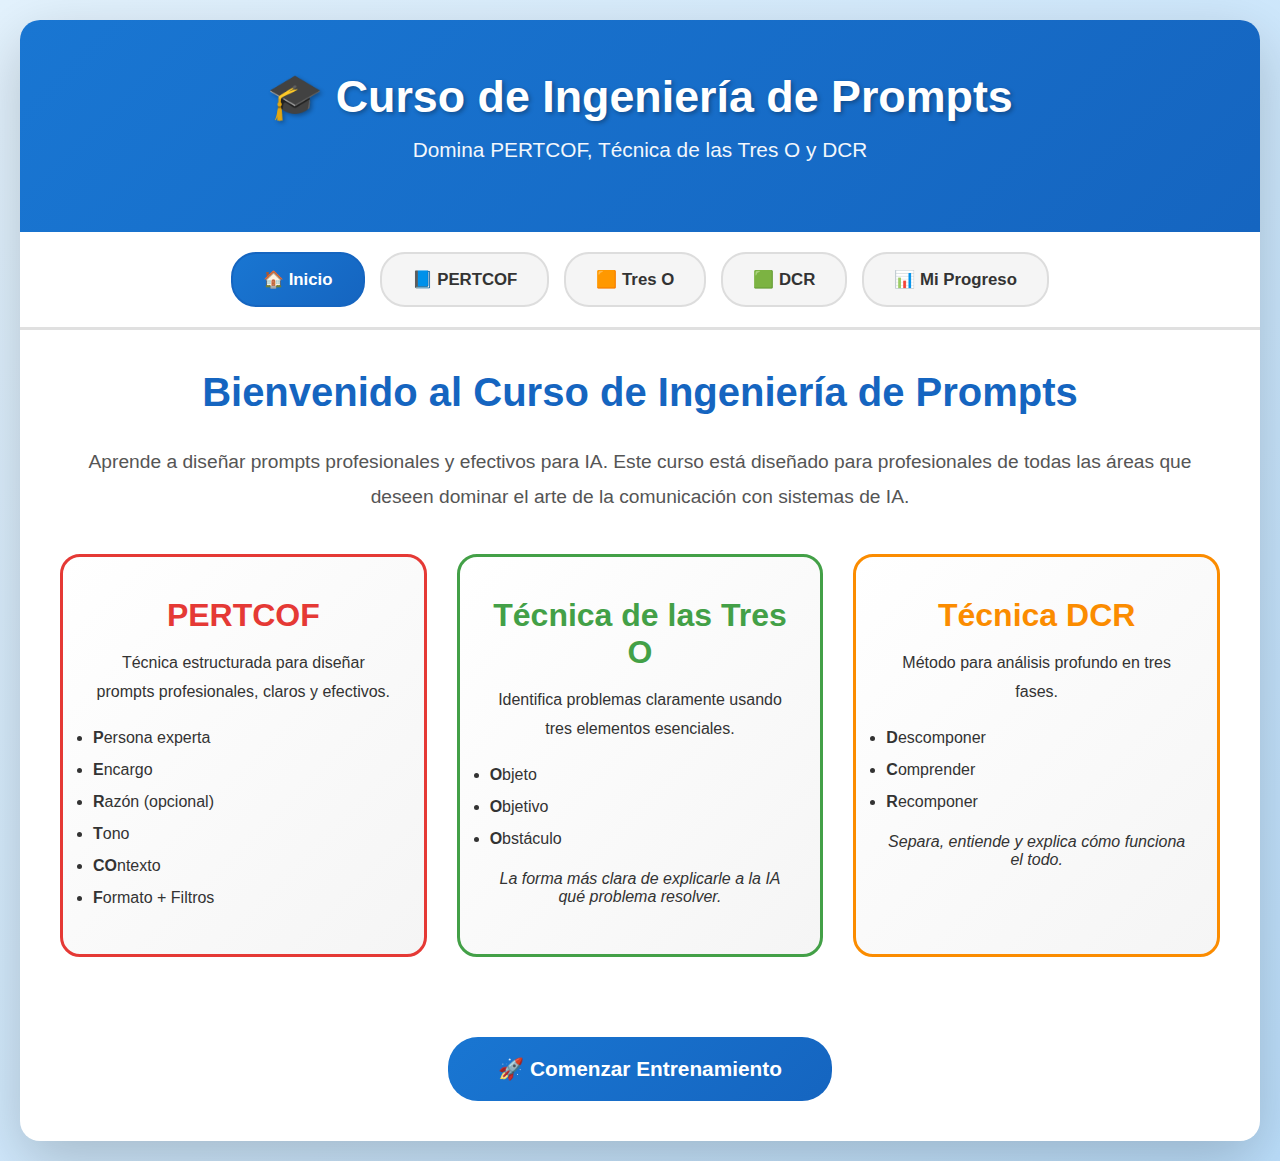
<file: IPROMPTS.html>
<!DOCTYPE html>
<html lang="es">
<head>
    <meta charset="UTF-8">
    <meta name="viewport" content="width=device-width, initial-scale=1.0">
    <title>Curso de Ingeniería de Prompts - PERTCOF, 3-O y DCR</title>
    <style>
        * {
            margin: 0;
            padding: 0;
            box-sizing: border-box;
        }

        body {
            font-family: 'Segoe UI', Tahoma, Geneva, Verdana, sans-serif;
            background: linear-gradient(135deg, #e3f2fd 0%, #bbdefb 100%);
            min-height: 100vh;
            padding: 20px;
            color: #333;
        }

        .container {
            max-width: 1600px;
            margin: 0 auto;
            background: white;
            border-radius: 20px;
            box-shadow: 0 20px 60px rgba(0,0,0,0.2);
            overflow: hidden;
        }

        /* Header */
        .header {
            background: linear-gradient(135deg, #1976d2 0%, #1565c0 100%);
            color: white;
            padding: 50px 30px;
            text-align: center;
        }

        .header h1 {
            font-size: 2.8em;
            margin-bottom: 15px;
            text-shadow: 2px 2px 4px rgba(0,0,0,0.3);
        }

        .header .subtitle {
            font-size: 1.3em;
            margin-bottom: 20px;
            opacity: 0.95;
        }

        /* Navigation */
        .main-nav {
            background: white;
            padding: 20px 30px;
            border-bottom: 3px solid #e0e0e0;
            display: flex;
            gap: 15px;
            flex-wrap: wrap;
            justify-content: center;
        }

        .nav-btn {
            padding: 15px 30px;
            background: #f5f5f5;
            border: 2px solid #ddd;
            border-radius: 25px;
            cursor: pointer;
            font-weight: bold;
            font-size: 1.05em;
            transition: all 0.3s;
            color: #333;
        }

        .nav-btn:hover {
            transform: translateY(-3px);
            box-shadow: 0 5px 15px rgba(0,0,0,0.2);
        }

        .nav-btn.active {
            background: linear-gradient(135deg, #1976d2 0%, #1565c0 100%);
            color: white;
            border-color: #1565c0;
        }

        /* Landing Page */
        .landing-page {
            padding: 60px 40px;
            text-align: center;
        }

        .landing-page h2 {
            font-size: 2.5em;
            color: #1565c0;
            margin-bottom: 30px;
        }

        .techniques-grid {
            display: grid;
            grid-template-columns: repeat(auto-fit, minmax(300px, 1fr));
            gap: 30px;
            margin: 40px 0;
        }

        .technique-card {
            background: linear-gradient(135deg, #ffffff 0%, #f5f5f5 100%);
            padding: 40px 30px;
            border-radius: 20px;
            border: 3px solid #e0e0e0;
            transition: all 0.3s;
            cursor: pointer;
        }

        .technique-card:hover {
            transform: translateY(-10px);
            box-shadow: 0 15px 40px rgba(0,0,0,0.2);
            border-color: #1976d2;
        }

        .technique-card h3 {
            font-size: 2em;
            margin-bottom: 15px;
            color: #1976d2;
        }

        .technique-card.per { border-color: #e53935; }
        .technique-card.per h3 { color: #e53935; }
        .technique-card.per:hover { border-color: #e53935; }

        .technique-card.three-o { border-color: #43a047; }
        .technique-card.three-o h3 { color: #43a047; }
        .technique-card.three-o:hover { border-color: #43a047; }

        .technique-card.dcr { border-color: #fb8c00; }
        .technique-card.dcr h3 { color: #fb8c00; }
        .technique-card.dcr:hover { border-color: #fb8c00; }

        .start-btn {
            margin-top: 40px;
            padding: 20px 50px;
            font-size: 1.3em;
            background: linear-gradient(135deg, #1976d2 0%, #1565c0 100%);
            color: white;
            border: none;
            border-radius: 30px;
            cursor: pointer;
            font-weight: bold;
            transition: all 0.3s;
        }

        .start-btn:hover {
            transform: scale(1.05);
            box-shadow: 0 10px 30px rgba(25, 118, 210, 0.4);
        }

        /* Module Sections */
        .module-section {
            display: none;
            padding: 40px;
        }

        .module-section.active {
            display: block;
        }

        .module-header {
            background: linear-gradient(135deg, #f5f5f5 0%, #e0e0e0 100%);
            padding: 30px;
            border-radius: 15px;
            margin-bottom: 30px;
        }

        .module-header h2 {
            font-size: 2.2em;
            color: #1565c0;
            margin-bottom: 15px;
        }

        .module-header p {
            font-size: 1.1em;
            line-height: 1.8;
            color: #555;
        }

        /* Theory Section */
        .theory-section {
            background: #fffde7;
            padding: 30px;
            border-radius: 15px;
            margin-bottom: 30px;
            border-left: 5px solid #fbc02d;
        }

        .theory-section h3 {
            color: #f57c00;
            margin-bottom: 20px;
            font-size: 1.8em;
        }

        .component-card {
            background: white;
            padding: 25px;
            border-radius: 10px;
            margin: 15px 0;
            border-left: 5px solid #1976d2;
        }

        .component-card h4 {
            color: #1976d2;
            margin-bottom: 10px;
            font-size: 1.3em;
        }

        /* Exercise Section */
        .exercise-section {
            background: #e8f5e9;
            padding: 30px;
            border-radius: 15px;
            margin-bottom: 30px;
        }

        .exercise-section h3 {
            color: #2e7d32;
            margin-bottom: 20px;
            font-size: 1.8em;
        }

        .level-selector {
            display: flex;
            gap: 10px;
            margin-bottom: 20px;
            flex-wrap: wrap;
        }

        .level-btn {
            padding: 10px 20px;
            background: white;
            border: 2px solid #4caf50;
            border-radius: 20px;
            cursor: pointer;
            font-weight: bold;
            transition: all 0.3s;
        }

        .level-btn:hover {
            background: #4caf50;
            color: white;
        }

        .level-btn.active {
            background: #4caf50;
            color: white;
        }

        .exercise-selector {
            margin-bottom: 20px;
        }

        .exercise-selector select {
            width: 100%;
            padding: 15px;
            font-size: 1.1em;
            border: 2px solid #4caf50;
            border-radius: 10px;
            background: white;
        }

        .exercise-description {
            background: white;
            padding: 20px;
            border-radius: 10px;
            margin-bottom: 20px;
            line-height: 1.8;
        }

        /* Form Sections */
        .form-container {
            background: #f5f5f5;
            padding: 30px;
            border-radius: 15px;
            margin-bottom: 30px;
        }

        .form-section {
            margin-bottom: 25px;
            padding: 25px;
            background: white;
            border-radius: 10px;
            border-left: 5px solid;
        }

        .form-section.per { border-color: #e53935; }
        .form-section.e { border-color: #1976d2; }
        .form-section.r { border-color: #7b1fa2; }
        .form-section.t { border-color: #43a047; }
        .form-section.co { border-color: #fb8c00; }
        .form-section.f { border-color: #00897b; }

        .form-section label {
            display: block;
            font-weight: bold;
            margin-bottom: 10px;
            font-size: 1.2em;
        }

        .form-section.per label { color: #e53935; }
        .form-section.e label { color: #1976d2; }
        .form-section.r label { color: #7b1fa2; }
        .form-section.t label { color: #43a047; }
        .form-section.co label { color: #fb8c00; }
        .form-section.f label { color: #00897b; }

        .form-section textarea, .form-section input {
            width: 100%;
            padding: 15px;
            border: 2px solid #ddd;
            border-radius: 8px;
            font-size: 1em;
            font-family: inherit;
            min-height: 100px;
            resize: vertical;
        }

        .form-section textarea:focus, .form-section input:focus {
            outline: none;
            border-color: #1976d2;
            box-shadow: 0 0 0 3px rgba(25, 118, 210, 0.1);
        }

        .badge {
            display: inline-block;
            padding: 5px 12px;
            border-radius: 15px;
            font-size: 0.9em;
            font-weight: bold;
            color: white;
            margin-left: 8px;
        }

        .badge.per { background: #e53935; }
        .badge.e { background: #1976d2; }
        .badge.r { background: #7b1fa2; }
        .badge.t { background: #43a047; }
        .badge.co { background: #fb8c00; }
        .badge.f { background: #00897b; }

        /* Action Buttons */
        .action-buttons {
            display: flex;
            gap: 15px;
            margin-top: 30px;
            flex-wrap: wrap;
        }

        .btn {
            flex: 1;
            min-width: 150px;
            padding: 18px 30px;
            font-size: 1.1em;
            font-weight: bold;
            border: none;
            border-radius: 10px;
            cursor: pointer;
            transition: all 0.3s;
        }

        .btn-primary {
            background: linear-gradient(135deg, #1976d2 0%, #1565c0 100%);
            color: white;
        }

        .btn-primary:hover {
            transform: translateY(-3px);
            box-shadow: 0 10px 25px rgba(25, 118, 210, 0.4);
        }

        .btn-secondary {
            background: #e0e0e0;
            color: #333;
        }

        .btn-secondary:hover {
            background: #d0d0d0;
        }

        /* Results Panel */
        .results-panel {
            margin-top: 30px;
            padding: 30px;
            background: linear-gradient(135deg, #667eea 0%, #764ba2 100%);
            border-radius: 15px;
            color: white;
            display: none;
        }

        .results-panel.show {
            display: block;
            animation: slideIn 0.5s ease-out;
        }

        @keyframes slideIn {
            from {
                opacity: 0;
                transform: translateY(20px);
            }
            to {
                opacity: 1;
                transform: translateY(0);
            }
        }

        .score-display {
            text-align: center;
            margin-bottom: 30px;
        }

        .score-circle {
            display: inline-block;
            width: 160px;
            height: 160px;
            border-radius: 50%;
            background: white;
            color: #667eea;
            line-height: 160px;
            font-size: 3.5em;
            font-weight: bold;
            box-shadow: 0 10px 30px rgba(0,0,0,0.3);
        }

        .criteria-grid {
            display: grid;
            grid-template-columns: repeat(auto-fit, minmax(250px, 1fr));
            gap: 15px;
            margin-top: 20px;
        }

        .criterion-card {
            background: rgba(255,255,255,0.2);
            padding: 20px;
            border-radius: 10px;
            backdrop-filter: blur(10px);
        }

        .criterion-header {
            display: flex;
            justify-content: space-between;
            align-items: center;
            margin-bottom: 10px;
        }

        .criterion-name {
            font-weight: bold;
            font-size: 1.2em;
        }

        .criterion-score {
            font-size: 1.4em;
            font-weight: bold;
            background: white;
            color: #667eea;
            padding: 8px 18px;
            border-radius: 25px;
        }

        .feedback-section {
            margin-top: 30px;
            padding: 25px;
            background: rgba(255,255,255,0.2);
            border-radius: 10px;
        }

        .feedback-section h3 {
            margin-bottom: 15px;
            font-size: 1.4em;
        }

        .feedback-section ul {
            list-style-position: inside;
            line-height: 2;
        }

        .level-badge {
            display: inline-block;
            padding: 12px 25px;
            border-radius: 30px;
            font-size: 1.3em;
            font-weight: bold;
            margin-top: 15px;
        }

        .level-excelente { background: #ffd700; color: #333; }
        .level-muy-bueno { background: #4CAF50; color: white; }
        .level-aceptable { background: #2196F3; color: white; }
        .level-debil { background: #FF9800; color: white; }
        .level-incorrecto { background: #f44336; color: white; }

        .hidden {
            display: none !important;
        }

        /* Tooltip y ayudas */
        .help-icon {
            display: inline-block;
            width: 20px;
            height: 20px;
            border-radius: 50%;
            background: #1976d2;
            color: white;
            text-align: center;
            line-height: 20px;
            font-size: 0.85em;
            cursor: help;
            margin-left: 8px;
            vertical-align: middle;
        }

        .tooltip {
            position: relative;
            display: inline-block;
        }

        .tooltip .tooltiptext {
            visibility: hidden;
            width: 250px;
            background-color: #333;
            color: #fff;
            text-align: left;
            border-radius: 6px;
            padding: 10px;
            position: absolute;
            z-index: 1;
            bottom: 125%;
            left: 50%;
            margin-left: -125px;
            opacity: 0;
            transition: opacity 0.3s;
            font-size: 0.9em;
            line-height: 1.5;
        }

        .tooltip:hover .tooltiptext {
            visibility: visible;
            opacity: 1;
        }

        .hint-box {
            background: #e3f2fd;
            border-left: 4px solid #1976d2;
            padding: 15px;
            margin-top: 10px;
            margin-bottom: 10px;
            border-radius: 5px;
            font-size: 0.95em;
            line-height: 1.6;
        }

        .hint-box strong {
            color: #1565c0;
        }

        /* Campo de prompt completo */
        .prompt-preview {
            background: #f5f5f5;
            padding: 25px;
            border-radius: 10px;
            margin-top: 20px;
            border: 2px solid #1976d2;
        }

        .prompt-preview h3 {
            color: #1565c0;
            margin-bottom: 15px;
            display: flex;
            align-items: center;
            gap: 10px;
        }

        .prompt-preview textarea {
            width: 100%;
            min-height: 200px;
            padding: 15px;
            border: 2px solid #ddd;
            border-radius: 8px;
            font-family: 'Consolas', 'Monaco', monospace;
            font-size: 0.95em;
            line-height: 1.6;
            resize: vertical;
            background: white;
        }

        .copy-btn {
            margin-top: 10px;
            padding: 10px 20px;
            background: linear-gradient(135deg, #1976d2 0%, #1565c0 100%);
            color: white;
            border: none;
            border-radius: 8px;
            cursor: pointer;
            font-weight: bold;
            transition: all 0.3s;
        }

        .copy-btn:hover {
            transform: translateY(-2px);
            box-shadow: 0 5px 15px rgba(25, 118, 210, 0.4);
        }

        /* Respuesta perfecta */
        .perfect-answer {
            background: #fff9c4;
            border-left: 5px solid #fbc02d;
            padding: 20px;
            margin-top: 20px;
            border-radius: 10px;
            display: none;
        }

        .perfect-answer.show {
            display: block;
            animation: slideIn 0.5s ease-out;
        }

        .perfect-answer h4 {
            color: #f57c00;
            margin-bottom: 15px;
            display: flex;
            align-items: center;
            gap: 10px;
        }

        .perfect-answer-content {
            background: white;
            padding: 15px;
            border-radius: 5px;
            margin-top: 10px;
            line-height: 1.8;
        }

        .show-answer-btn {
            margin-top: 10px;
            padding: 10px 20px;
            background: #fbc02d;
            color: #333;
            border: none;
            border-radius: 8px;
            cursor: pointer;
            font-weight: bold;
            transition: all 0.3s;
        }

        .show-answer-btn:hover {
            background: #f9a825;
            transform: translateY(-2px);
        }

        .live-preview-label {
            font-size: 0.9em;
            color: #666;
            font-style: italic;
            margin-top: 5px;
        }

        @media (max-width: 768px) {
            .header h1 {
                font-size: 2em;
            }

            .techniques-grid {
                grid-template-columns: 1fr;
            }

            .main-nav {
                flex-direction: column;
            }

            .nav-btn {
                width: 100%;
            }
        }
    </style>
</head>
<body>
    <div class="container">
        <div class="header">
            <h1>🎓 Curso de Ingeniería de Prompts</h1>
            <div class="subtitle">Domina PERTCOF, Técnica de las Tres O y DCR</div>
        </div>

        <div class="main-nav">
            <button class="nav-btn active" data-section="landing">🏠 Inicio</button>
            <button class="nav-btn" data-section="pertcof">📘 PERTCOF</button>
            <button class="nav-btn" data-section="three-o">🟧 Tres O</button>
            <button class="nav-btn" data-section="dcr">🟩 DCR</button>
            <button class="nav-btn" data-section="progress">📊 Mi Progreso</button>
        </div>

        <!-- Landing Page -->
        <div id="landing" class="module-section active landing-page">
            <h2>Bienvenido al Curso de Ingeniería de Prompts</h2>
            <p style="font-size: 1.2em; margin-bottom: 40px; line-height: 1.8; color: #555;">
                Aprende a diseñar prompts profesionales y efectivos para IA. Este curso está diseñado para 
                profesionales de todas las áreas que deseen dominar el arte de la comunicación con sistemas de IA.
            </p>

            <div class="techniques-grid">
                <div class="technique-card per" onclick="showSection('pertcof')">
                    <h3>PERTCOF</h3>
                    <p style="line-height: 1.8; margin-bottom: 15px;">
                        Técnica estructurada para diseñar prompts profesionales, claros y efectivos.
                    </p>
                    <ul style="text-align: left; line-height: 2; margin-top: 15px;">
                        <li><strong>P</strong>ersona experta</li>
                        <li><strong>E</strong>ncargo</li>
                        <li><strong>R</strong>azón (opcional)</li>
                        <li><strong>T</strong>ono</li>
                        <li><strong>CO</strong>ntexto</li>
                        <li><strong>F</strong>ormato + Filtros</li>
                    </ul>
                </div>

                <div class="technique-card three-o" onclick="showSection('three-o')">
                    <h3>Técnica de las Tres O</h3>
                    <p style="line-height: 1.8; margin-bottom: 15px;">
                        Identifica problemas claramente usando tres elementos esenciales.
                    </p>
                    <ul style="text-align: left; line-height: 2; margin-top: 15px;">
                        <li><strong>O</strong>bjeto</li>
                        <li><strong>O</strong>bjetivo</li>
                        <li><strong>O</strong>bstáculo</li>
                    </ul>
                    <p style="margin-top: 15px; font-style: italic;">
                        La forma más clara de explicarle a la IA qué problema resolver.
                    </p>
                </div>

                <div class="technique-card dcr" onclick="showSection('dcr')">
                    <h3>Técnica DCR</h3>
                    <p style="line-height: 1.8; margin-bottom: 15px;">
                        Método para análisis profundo en tres fases.
                    </p>
                    <ul style="text-align: left; line-height: 2; margin-top: 15px;">
                        <li><strong>D</strong>escomponer</li>
                        <li><strong>C</strong>omprender</li>
                        <li><strong>R</strong>ecomponer</li>
                    </ul>
                    <p style="margin-top: 15px; font-style: italic;">
                        Separa, entiende y explica cómo funciona el todo.
                    </p>
                </div>
            </div>

            <button class="start-btn" onclick="showSection('pertcof')">🚀 Comenzar Entrenamiento</button>
        </div>

        <!-- PERTCOF Module -->
        <div id="pertcof" class="module-section">
            <div class="module-header">
                <h2>📘 Módulo 1: PERTCOF</h2>
                <p>
                    PERTCOF es una técnica estructurada para diseñar prompts profesionales, claros y efectivos. 
                    Aprende cada componente y practica con ejercicios interactivos.
                </p>
            </div>

            <!-- Theory Section -->
            <div class="theory-section">
                <h3>📚 Teoría PERTCOF</h3>
                
                <div class="component-card">
                    <h4><span class="badge per">P</span> Persona Experta</h4>
                    <p>Define desde qué perspectiva debe responder la IA: abogado, contador, ingeniero, docente, etc. 
                    Especifica credenciales, años de experiencia y especialización cuando sea relevante.</p>
                </div>

                <div class="component-card">
                    <h4><span class="badge e">E</span> Encargo</h4>
                    <p>Qué exactamente debe producir la IA: un informe, una tabla, un análisis, un resumen, un plan, etc. 
                    Sé específico y usa verbos de acción claros (crear, diseñar, analizar, calcular).</p>
                </div>

                <div class="component-card">
                    <h4><span class="badge r">R</span> Razón (opcional pero útil)</h4>
                    <p>Por qué se requiere ese resultado. Esto ayuda a la IA a entender el propósito y ajustar su enfoque.</p>
                </div>

                <div class="component-card">
                    <h4><span class="badge t">T</span> Tono</h4>
                    <p>Formal, académico, técnico, sencillo, narrativo, conversacional. Define el estilo comunicativo 
                    que debe usar la IA en su respuesta.</p>
                </div>

                <div class="component-card">
                    <h4><span class="badge co">CO</span> Contexto</h4>
                    <p>Toda la información relevante que la IA necesita para ajustar la tarea al caso real. Incluye detalles 
                    técnicos, situación actual, recursos disponibles, restricciones, normativas, etc.</p>
                </div>

                <div class="component-card">
                    <h4><span class="badge f">F</span> Formato de Salida + Filtros</h4>
                    <p>Tabla, lista, matriz, JSON, guion, plan, instructivo, email, etc. Incluye también limitaciones y 
                    criterios: número de palabras, profundidad, ejemplos, pasos, precisión, audiencia objetivo.</p>
                </div>
            </div>

            <!-- Exercise Section -->
            <div class="exercise-section">
                <h3>🎯 Ejercicios Prácticos</h3>
                
                <div class="level-selector">
                    <button class="level-btn active" data-level="basico">Básico (1-10)</button>
                    <button class="level-btn" data-level="intermedio">Intermedio (11-20)</button>
                    <button class="level-btn" data-level="avanzado">Avanzado (21-30)</button>
                </div>

                <div class="exercise-selector">
                    <select id="pertcofExerciseSelect">
                        <option value="0">-- Selecciona un ejercicio --</option>
                    </select>
                </div>

                <div class="exercise-description" id="pertcofExerciseDescription">
                    <p style="color: #666;">Selecciona un ejercicio para comenzar</p>
                </div>

                <!-- Botón para ver respuesta perfecta -->
                <div style="margin-bottom: 20px;">
                    <button class="show-answer-btn" onclick="togglePerfectAnswer('pertcof')">
                        💡 Ver Respuesta Perfecta de Ejemplo
                    </button>
                    <div class="perfect-answer" id="pertcofPerfectAnswer">
                        <h4>⭐ Respuesta Perfecta</h4>
                        <div class="perfect-answer-content" id="pertcofPerfectContent">
                            <p>Selecciona un ejercicio para ver la respuesta perfecta.</p>
                        </div>
                    </div>
                </div>

                <!-- Form Container -->
                <div class="form-container">
                    <form id="pertcofForm">
                        <div class="form-section per">
                            <label>
                                <span class="badge per">P</span> Persona Experta
                                <span class="tooltip">
                                    <span class="help-icon">?</span>
                                    <span class="tooltiptext">Define el rol profesional específico de la IA. Incluye especialización, años de experiencia y credenciales cuando sea relevante.</span>
                                </span>
                            </label>
                            <div class="hint-box">
                                <strong>💡 Pista:</strong> Especifica el tipo exacto de experto (abogado, ingeniero, consultor, etc.) con sus credenciales y años de experiencia. Esto ayuda a la IA a adoptar el enfoque correcto.
                            </div>
                            <input type="text" name="persona" placeholder="Ejemplo: Abogado especializado en derecho laboral con 10 años de experiencia, certificado en derecho del trabajo..." oninput="updatePERTCOFPreview()">
                        </div>

                        <div class="form-section e">
                            <label>
                                <span class="badge e">E</span> Encargo
                                <span class="tooltip">
                                    <span class="help-icon">?</span>
                                    <span class="tooltiptext">La tarea específica que debe realizar la IA. Usa verbos de acción claros y objetivos específicos.</span>
                                </span>
                            </label>
                            <div class="hint-box">
                                <strong>💡 Pista:</strong> Usa verbos de acción específicos: crear, diseñar, analizar, calcular, elaborar. Sé preciso sobre qué necesitas exactamente.
                            </div>
                            <textarea name="encargo" placeholder="Ejemplo: Crear un análisis detallado de las implicaciones legales de una política de trabajo remoto para una empresa..." oninput="updatePERTCOFPreview()"></textarea>
                        </div>

                        <div class="form-section r">
                            <label>
                                <span class="badge r">R</span> Razón (Opcional)
                                <span class="tooltip">
                                    <span class="help-icon">?</span>
                                    <span class="tooltiptext">Explica por qué necesitas este resultado. Aunque es opcional, ayuda mucho a la IA a entender el propósito.</span>
                                </span>
                            </label>
                            <div class="hint-box">
                                <strong>💡 Pista:</strong> Explica el propósito: ¿para qué usarás este resultado? ¿Qué problema resuelve? Esto orienta mejor a la IA.
                            </div>
                            <textarea name="razon" placeholder="Ejemplo: Para asesorar a la empresa sobre cómo implementar trabajo remoto cumpliendo con la normativa laboral colombiana..." oninput="updatePERTCOFPreview()"></textarea>
                        </div>

                        <div class="form-section t">
                            <label>
                                <span class="badge t">T</span> Tono
                                <span class="tooltip">
                                    <span class="help-icon">?</span>
                                    <span class="tooltiptext">Define el estilo comunicativo: formal, académico, técnico, sencillo, narrativo, conversacional, profesional.</span>
                                </span>
                            </label>
                            <div class="hint-box">
                                <strong>💡 Pista:</strong> Define claramente el tono: formal, académico, técnico, sencillo. Piensa en tu audiencia: ¿quién leerá esto?
                            </div>
                            <input type="text" name="tono" placeholder="Ejemplo: Formal y técnico, adecuado para un informe ejecutivo dirigido a gerentes de RRHH..." oninput="updatePERTCOFPreview()">
                        </div>

                        <div class="form-section co">
                            <label>
                                <span class="badge co">CO</span> Contexto Completo
                                <span class="tooltip">
                                    <span class="help-icon">?</span>
                                    <span class="tooltiptext">EL ELEMENTO MÁS IMPORTANTE. Incluye todos los detalles relevantes: situación actual, recursos, restricciones, normativas, ubicación, etc.</span>
                                </span>
                            </label>
                            <div class="hint-box">
                                <strong>💡 Pista (MUY IMPORTANTE):</strong> Incluye TODO lo relevante: ubicación, tiempo, recursos disponibles, restricciones, situación actual, normativas aplicables, tamaño/alcance, personas involucradas. Mientras más detalles, mejor será el resultado.
                            </div>
                            <textarea name="contexto" placeholder="Ejemplo: Empresa de 50 empleados, sector manufacturero, ubicada en Bogotá, Colombia. Normativa laboral colombiana vigente. Buscan implementar trabajo remoto para 20 empleados administrativos. Presupuesto limitado. Necesitan respuesta en 1 semana..." oninput="updatePERTCOFPreview()"></textarea>
                        </div>

                        <div class="form-section f">
                            <label>
                                <span class="badge f">F</span> Formato de Salida + Filtros
                                <span class="tooltip">
                                    <span class="help-icon">?</span>
                                    <span class="tooltiptext">Especifica cómo quieres recibir la respuesta: estructura, formato, extensión, nivel técnico, audiencia objetivo, restricciones.</span>
                                </span>
                            </label>
                            <div class="hint-box">
                                <strong>💡 Pista:</strong> Define estructura (tabla, lista, informe, etc.), extensión (palabras, páginas), nivel técnico, audiencia objetivo (ejecutivos, técnicos, general) y cualquier restricción específica.
                            </div>
                            <textarea name="formato" placeholder="Ejemplo: Informe estructurado de 3 páginas con secciones numeradas: resumen ejecutivo, análisis legal, recomendaciones. Máximo 2000 palabras. Lenguaje técnico pero comprensible para gerentes no abogados..." oninput="updatePERTCOFPreview()"></textarea>
                        </div>
                    </form>
                </div>

                <!-- Preview del Prompt Completo -->
                <div class="prompt-preview">
                    <h3>📋 Prompt Completo para Copiar y Pegar</h3>
                    <p class="live-preview-label">Este prompt se actualiza automáticamente mientras escribes</p>
                    <textarea id="pertcofPromptPreview" readonly placeholder="Completa los campos del formulario para ver aquí tu prompt completo..."></textarea>
                    <button class="copy-btn" onclick="copyPERTCOFPrompt()">📋 Copiar Prompt</button>
                </div>

                <div class="action-buttons">
                    <button class="btn btn-primary" onclick="evaluatePERTCOF()">📊 Evaluar Prompt</button>
                    <button class="btn btn-secondary" onclick="clearPERTCOFForm()">🔄 Limpiar</button>
                </div>

                <!-- Results Panel -->
                <div class="results-panel" id="pertcofResults">
                    <h2 style="text-align: center; margin-bottom: 25px;">📈 Resultados</h2>
                    
                    <div class="score-display">
                        <div class="score-circle" id="pertcofScore">0/40</div>
                        <div class="level-badge" id="pertcofLevel">Nivel</div>
                    </div>

                    <div class="criteria-grid" id="pertcofCriteria"></div>

                    <div class="feedback-section">
                        <h3>💡 Cómo Mejorar</h3>
                        <ul id="pertcofImprovements"></ul>
                    </div>

                    <div class="feedback-section">
                        <h3>✅ Fortalezas</h3>
                        <ul id="pertcofStrengths"></ul>
                    </div>
                </div>
            </div>
        </div>

        <!-- Three O Module -->
        <div id="three-o" class="module-section">
            <div class="module-header">
                <h2>🟧 Módulo 2: Técnica de las Tres O</h2>
                <p>
                    Un problema se identifica cuando existe: Objeto, Objetivo y Obstáculo. 
                    Es la forma más clara de explicarle a la IA qué problema resolver.
                </p>
            </div>

            <div class="theory-section">
                <h3>📚 Teoría de las Tres O</h3>
                
                <div class="component-card">
                    <h4>🔵 Objeto</h4>
                    <p>Quién o qué es el protagonista del problema. Puede ser una persona, un animal, una organización, 
                    un sistema, un proceso, etc.</p>
                </div>

                <div class="component-card">
                    <h4>🎯 Objetivo</h4>
                    <p>Qué quiere lograr el objeto. Debe ser claro, específico y medible.</p>
                </div>

                <div class="component-card">
                    <h4>🚧 Obstáculo</h4>
                    <p>Qué impide alcanzar el objetivo. Debe ser explícito y bien definido.</p>
                </div>

                <div class="component-card" style="background: #e3f2fd; border-left-color: #1976d2;">
                    <h4>💡 Ejemplo</h4>
                    <p><strong>Objeto:</strong> El señor Pérez<br>
                    <strong>Objetivo:</strong> Debe pagar el recibo de la luz<br>
                    <strong>Obstáculo:</strong> El dinero que tiene no le alcanza<br><br>
                    <em>El problema queda claramente definido: El señor Pérez no puede pagar el recibo de la luz porque 
                    no tiene suficiente dinero.</em></p>
                </div>
            </div>

            <div class="exercise-section">
                <h3>🎯 Ejercicios Prácticos</h3>
                
                <div class="level-selector">
                    <button class="level-btn active" data-level="basico">Básico (1-10)</button>
                    <button class="level-btn" data-level="intermedio">Intermedio (11-20)</button>
                    <button class="level-btn" data-level="avanzado">Avanzado (21-30)</button>
                </div>

                <div class="exercise-selector">
                    <select id="threeOExerciseSelect">
                        <option value="0">-- Selecciona un ejercicio --</option>
                    </select>
                </div>

                <div class="exercise-description" id="threeOExerciseDescription">
                    <p style="color: #666;">Selecciona un ejercicio para comenzar</p>
                </div>

                <!-- Botón para ver respuesta perfecta -->
                <div style="margin-bottom: 20px;">
                    <button class="show-answer-btn" onclick="togglePerfectAnswer('threeO')">
                        💡 Ver Respuesta Perfecta de Ejemplo
                    </button>
                    <div class="perfect-answer" id="threeOPerfectAnswer">
                        <h4>⭐ Respuesta Perfecta</h4>
                        <div class="perfect-answer-content" id="threeOPerfectContent">
                            <p>Selecciona un ejercicio para ver la respuesta perfecta.</p>
                        </div>
                    </div>
                </div>

                <div class="form-container">
                    <form id="threeOForm">
                        <div class="form-section" style="border-color: #1976d2;">
                            <label>
                                🔵 Objeto
                                <span class="tooltip">
                                    <span class="help-icon">?</span>
                                    <span class="tooltiptext">Quién o qué es el protagonista del problema. Puede ser una persona, organización, sistema, proceso, etc.</span>
                                </span>
                            </label>
                            <div class="hint-box">
                                <strong>💡 Pista:</strong> Identifica claramente quién o qué tiene el problema. Sé específico: no digas solo "empresa", di "la empresa de tecnología X" o "María, la gerente de marketing".
                            </div>
                            <textarea name="objeto" placeholder="Ejemplo: María, una profesional de 30 años que trabaja en una empresa de tecnología..."></textarea>
                        </div>

                        <div class="form-section" style="border-color: #43a047;">
                            <label>
                                🎯 Objetivo
                                <span class="tooltip">
                                    <span class="help-icon">?</span>
                                    <span class="tooltiptext">Qué quiere lograr el objeto. Debe ser claro, específico y medible.</span>
                                </span>
                            </label>
                            <div class="hint-box">
                                <strong>💡 Pista:</strong> Sé muy específico sobre qué quiere lograr. Usa verbos como "lograr", "alcanzar", "conseguir", "necesita", "debe", "quiere". El objetivo debe ser claro y medible.
                            </div>
                            <textarea name="objetivo" placeholder="Ejemplo: Aprender a programar en Python para cambiar de carrera a desarrollo de software..."></textarea>
                        </div>

                        <div class="form-section" style="border-color: #f44336;">
                            <label>
                                🚧 Obstáculo
                                <span class="tooltip">
                                    <span class="help-icon">?</span>
                                    <span class="tooltiptext">Qué impide alcanzar el objetivo. Debe ser explícito y bien definido.</span>
                                </span>
                            </label>
                            <div class="hint-box">
                                <strong>💡 Pista:</strong> Identifica específicamente qué está bloqueando el objetivo. Usa palabras como "impide", "dificulta", "obstaculiza", "falta", "no puede", "restricción". Sé explícito sobre la barrera.
                            </div>
                            <textarea name="obstaculo" placeholder="Ejemplo: No tiene tiempo suficiente debido a su trabajo de tiempo completo que le exige 50 horas semanales, además de responsabilidades familiares..."></textarea>
                        </div>

                        <div class="form-section" style="border-color: #9c27b0;">
                            <label>
                                📝 Problema Formulado
                                <span class="tooltip">
                                    <span class="help-icon">?</span>
                                    <span class="tooltiptext">Redacta el problema completo conectando las tres O de manera clara, simple y coherente.</span>
                                </span>
                            </label>
                            <div class="hint-box">
                                <strong>💡 Pista:</strong> Conecta las tres O de forma fluida. Un buen problema formulado debería sonar natural y ser fácil de entender. Ejemplo: "[Objeto] necesita [Objetivo] pero [Obstáculo] le impide lograrlo."
                            </div>
                            <textarea name="problema" placeholder="Ejemplo: María quiere aprender a programar en Python para cambiar de carrera, pero no tiene tiempo suficiente debido a su trabajo de tiempo completo..."></textarea>
                        </div>
                    </form>
                </div>

                <div class="action-buttons">
                    <button class="btn btn-primary" onclick="evaluateThreeO()">📊 Evaluar</button>
                    <button class="btn btn-secondary" onclick="clearThreeOForm()">🔄 Limpiar</button>
                </div>

                <div class="results-panel" id="threeOResults">
                    <h2 style="text-align: center; margin-bottom: 25px;">📈 Resultados</h2>
                    
                    <div class="score-display">
                        <div class="score-circle" id="threeOScore">0/25</div>
                        <div class="level-badge" id="threeOLevel">Nivel</div>
                    </div>

                    <div class="criteria-grid" id="threeOCriteria"></div>

                    <div class="feedback-section">
                        <h3>💡 Cómo Mejorar</h3>
                        <ul id="threeOImprovements"></ul>
                    </div>

                    <div class="feedback-section">
                        <h3>✅ Fortalezas</h3>
                        <ul id="threeOStrengths"></ul>
                    </div>
                </div>
            </div>
        </div>

        <!-- DCR Module -->
        <div id="dcr" class="module-section">
            <div class="module-header">
                <h2>🟩 Módulo 3: Técnica DCR</h2>
                <p>
                    Método para análisis profundo basado en tres fases: Descomponer, Comprender y Recomponer. 
                    Perfecto para entender sistemas, procesos y objetos complejos.
                </p>
            </div>

            <div class="theory-section">
                <h3>📚 Teoría DCR</h3>
                
                <div class="component-card">
                    <h4>🔨 D - Descomponer</h4>
                    <p>Separa el objeto de estudio en sus partes relevantes. Identifica todos los componentes esenciales 
                    sin omitir elementos importantes.</p>
                </div>

                <div class="component-card">
                    <h4>🧠 C - Comprender</h4>
                    <p>Entiende la función, interacción y propósito de cada parte. Analiza cómo fluyen los procesos, 
                    por qué cada componente existe y cómo se relaciona con los demás.</p>
                </div>

                <div class="component-card">
                    <h4>🔄 R - Recomponer</h4>
                    <p>Explica cómo funciona el todo a partir de la relación entre sus partes. Sintetiza el análisis 
                    en una explicación coherente del funcionamiento completo.</p>
                </div>

                <div class="component-card" style="background: #e3f2fd; border-left-color: #1976d2;">
                    <h4>💡 Ejemplo: Marcador Borrable</h4>
                    <p><strong>Descomponer:</strong> cuerpo, punta, esponja, tapa, acople<br>
                    <strong>Comprender:</strong> cómo fluye la tinta, por qué es metálico, cómo funciona la gravedad, 
                    función de cada componente<br>
                    <strong>Recomponer:</strong> Explicación del funcionamiento total del marcador: la tinta fluye por 
                    gravedad desde el cuerpo hasta la punta, la esponja ayuda a regular el flujo, la tapa previene la 
                    evaporación cuando no se usa, y el acople permite su fácil manejo.</p>
                </div>
            </div>

            <div class="exercise-section">
                <h3>🎯 Ejercicios Prácticos</h3>
                
                <div class="level-selector">
                    <button class="level-btn active" data-level="basico">Básico (1-10)</button>
                    <button class="level-btn" data-level="intermedio">Intermedio (11-20)</button>
                    <button class="level-btn" data-level="avanzado">Avanzado (21-30)</button>
                </div>

                <div class="exercise-selector">
                    <select id="dcrExerciseSelect">
                        <option value="0">-- Selecciona un ejercicio --</option>
                    </select>
                </div>

                <div class="exercise-description" id="dcrExerciseDescription">
                    <p style="color: #666;">Selecciona un ejercicio para comenzar</p>
                </div>

                <!-- Botón para ver respuesta perfecta -->
                <div style="margin-bottom: 20px;">
                    <button class="show-answer-btn" onclick="togglePerfectAnswer('dcr')">
                        💡 Ver Respuesta Perfecta de Ejemplo
                    </button>
                    <div class="perfect-answer" id="dcrPerfectAnswer">
                        <h4>⭐ Respuesta Perfecta</h4>
                        <div class="perfect-answer-content" id="dcrPerfectContent">
                            <p>Selecciona un ejercicio para ver la respuesta perfecta.</p>
                        </div>
                    </div>
                </div>

                <div class="form-container">
                    <form id="dcrForm">
                        <div class="form-section" style="border-color: #e53935;">
                            <label>
                                🔨 D - Descomponer
                                <span class="tooltip">
                                    <span class="help-icon">?</span>
                                    <span class="tooltiptext">Separa el objeto en sus partes relevantes. Identifica todos los componentes esenciales sin omitir elementos importantes.</span>
                                </span>
                            </label>
                            <div class="hint-box">
                                <strong>💡 Pista:</strong> Lista todas las partes físicas, funcionales o conceptuales relevantes. No omitas componentes esenciales. Para objetos físicos, piensa en estructura. Para procesos, piensa en etapas. Para sistemas, piensa en módulos.
                            </div>
                            <textarea name="descomponer" placeholder="Ejemplo: Cuerpo, punta, esponja interna, tapa, acople metálico, tinta, válvula reguladora..."></textarea>
                        </div>

                        <div class="form-section" style="border-color: #1976d2;">
                            <label>
                                🧠 C - Comprender
                                <span class="tooltip">
                                    <span class="help-icon">?</span>
                                    <span class="tooltiptext">Explica la función, interacción, relaciones y propósito de cada parte identificada.</span>
                                </span>
                            </label>
                            <div class="hint-box">
                                <strong>💡 Pista:</strong> Para cada parte, explica: ¿qué función cumple? ¿Cómo se relaciona con otras partes? ¿Por qué existe? ¿Cómo fluyen los procesos o materiales? Describe las interacciones entre componentes.
                            </div>
                            <textarea name="comprender" placeholder="Ejemplo: El cuerpo almacena la tinta y está diseñado para permitir el flujo por gravedad. La punta distribuye la tinta de manera uniforme. La esponja regula el flujo evitando derrames..."></textarea>
                        </div>

                        <div class="form-section" style="border-color: #43a047;">
                            <label>
                                🔄 R - Recomponer
                                <span class="tooltip">
                                    <span class="help-icon">?</span>
                                    <span class="tooltiptext">Explica cómo funciona el todo de manera coherente, conectando todas las partes en una explicación clara y lógica.</span>
                                </span>
                            </label>
                            <div class="hint-box">
                                <strong>💡 Pista:</strong> Sintetiza todo en una explicación coherente del funcionamiento completo. Conecta las partes de manera lógica. Explica el flujo o proceso general. Debe ser claro y fácil de entender.
                            </div>
                            <textarea name="recomponer" placeholder="Ejemplo: El marcador funciona como un sistema integrado donde la tinta fluye por gravedad desde el cuerpo hasta la punta, regulada por la esponja que previene derrames excesivos..."></textarea>
                        </div>
                    </form>
                </div>

                <div class="action-buttons">
                    <button class="btn btn-primary" onclick="evaluateDCR()">📊 Evaluar</button>
                    <button class="btn btn-secondary" onclick="clearDCRForm()">🔄 Limpiar</button>
                </div>

                <div class="results-panel" id="dcrResults">
                    <h2 style="text-align: center; margin-bottom: 25px;">📈 Resultados</h2>
                    
                    <div class="score-display">
                        <div class="score-circle" id="dcrScore">0/25</div>
                        <div class="level-badge" id="dcrLevel">Nivel</div>
                    </div>

                    <div class="criteria-grid" id="dcrCriteria"></div>

                    <div class="feedback-section">
                        <h3>💡 Cómo Mejorar</h3>
                        <ul id="dcrImprovements"></ul>
                    </div>

                    <div class="feedback-section">
                        <h3>✅ Fortalezas</h3>
                        <ul id="dcrStrengths"></ul>
                    </div>
                </div>
            </div>
        </div>

        <!-- Progress Module -->
        <div id="progress" class="module-section">
            <div class="module-header">
                <h2>📊 Mi Progreso</h2>
                <p>Revisa tu desempeño en cada técnica y tu historial de ejercicios.</p>
            </div>

            <div style="padding: 30px;">
                <div class="theory-section">
                    <h3>🎯 Progreso General</h3>
                    <p>Esta sección mostrará tu progreso acumulado en las tres técnicas.</p>
                    <p style="margin-top: 15px; color: #666;">
                        <em>Los datos de progreso se guardarán localmente en tu navegador.</em>
                    </p>
                </div>

                <div id="progressStats" style="margin-top: 30px;">
                    <!-- Stats will be populated by JavaScript -->
                </div>
            </div>
        </div>
    </div>

    <script>
        // Navigation
        document.querySelectorAll('.nav-btn').forEach(btn => {
            btn.addEventListener('click', function() {
                showSection(this.dataset.section);
            });
        });

        function showSection(section) {
            // Hide all sections
            document.querySelectorAll('.module-section').forEach(s => {
                s.classList.remove('active');
            });

            // Show selected section
            document.getElementById(section).classList.add('active');

            // Update nav buttons
            document.querySelectorAll('.nav-btn').forEach(btn => {
                btn.classList.toggle('active', btn.dataset.section === section);
            });

            // Load exercises for the section if needed
            if (section === 'pertcof') {
                loadPERTCOFExercises('basico');
            } else if (section === 'three-o') {
                loadThreeOExercises('basico');
            } else if (section === 'dcr') {
                loadDCRExercises('basico');
            } else if (section === 'progress') {
                loadProgress();
            }
        }

        // Exercise data - PERTCOF (30 exercises)
        const pertcofExercises = {
            basico: [
                { id: 1, title: "Diseñar prompt para resumir un texto", description: "Crea un prompt que solicite a la IA resumir un texto extenso manteniendo los puntos clave.", hints: "PER: Editor profesional. E: Resumir texto. CO: Texto extenso, mantener puntos clave. F: Resumen de 200 palabras, formato párrafo." },
                { id: 2, title: "Diseñar prompt para explicar un concepto a un niño", description: "Crea un prompt que solicite explicar un concepto técnico de manera sencilla para un niño de 8 años.", hints: "PER: Pedagogo especializado. E: Explicar concepto. CO: Concepto técnico, niño 8 años. F: Explicación narrativa con ejemplos, lenguaje simple." },
                { id: 3, title: "Diseñar prompt para crear una tabla comparativa", description: "Crea un prompt que solicite una tabla comparativa entre diferentes opciones o productos.", hints: "PER: Analista de datos. E: Crear tabla comparativa. CO: Opciones/productos a comparar. F: Tabla con columnas específicas." },
                { id: 4, title: "Prompt para redactar un correo profesional", description: "Crea un prompt para redactar un correo electrónico profesional y formal.", hints: "PER: Redactor corporativo. E: Redactar correo. CO: Destinatario, propósito, contexto. F: Correo formal, estructura estándar." },
                { id: 5, title: "Prompt para generar recomendaciones", description: "Crea un prompt que solicite recomendaciones basadas en criterios específicos.", hints: "PER: Consultor especializado. E: Generar recomendaciones. CO: Situación, criterios. F: Lista numerada con justificación." },
                { id: 6, title: "Prompt para crear un plan de acción", description: "Crea un prompt para generar un plan de acción paso a paso para alcanzar un objetivo.", hints: "PER: Planificador estratégico. E: Crear plan de acción. CO: Objetivo, recursos, restricciones. F: Lista de pasos con tiempos." },
                { id: 7, title: "Prompt para analizar un problema", description: "Crea un prompt que solicite un análisis detallado de un problema identificado.", hints: "PER: Analista de problemas. E: Analizar problema. CO: Problema específico, contexto. F: Análisis estructurado con causas y efectos." },
                { id: 8, title: "Prompt para generar ideas creativas", description: "Crea un prompt que solicite ideas creativas para una situación específica.", hints: "PER: Creativo publicitario. E: Generar ideas. CO: Situación, restricciones. F: Lista de 10 ideas con descripción breve." },
                { id: 9, title: "Prompt para crear un cuestionario", description: "Crea un prompt que solicite diseñar un cuestionario para recopilar información específica.", hints: "PER: Investigador de mercados. E: Crear cuestionario. CO: Objetivo, audiencia. F: Formato de preguntas con opciones." },
                { id: 10, title: "Prompt para traducir y adaptar contenido", description: "Crea un prompt para traducir contenido y adaptarlo a otro contexto cultural.", hints: "PER: Traductor cultural. E: Traducir y adaptar. CO: Contenido original, cultura destino. F: Contenido traducido y adaptado." }
            ],
            intermedio: [
                { id: 11, title: "Crear prompt para analizar un caso jurídico", description: "Diseña un prompt que solicite análisis jurídico detallado de un caso específico.", hints: "PER: Abogado especializado. E: Analizar caso jurídico. CO: Caso, normativa aplicable. F: Análisis legal estructurado." },
                { id: 12, title: "Crear prompt para generar un plan de estudios", description: "Diseña un prompt para crear un plan de estudios completo para un curso.", hints: "PER: Pedagogo curricular. E: Crear plan de estudios. CO: Curso, duración, audiencia. F: Plan estructurado con módulos." },
                { id: 13, title: "Prompt para reescribir en diferentes tonos", description: "Crea un prompt que solicite reescribir un texto en varios tonos diferentes.", hints: "PER: Redactor versátil. E: Reescribir en múltiples tonos. CO: Texto original. F: Varias versiones con tonos distintos." },
                { id: 14, title: "Prompt para evaluar un proceso empresarial", description: "Diseña un prompt para evaluar y mejorar un proceso empresarial.", hints: "PER: Consultor de procesos. E: Evaluar proceso. CO: Proceso actual, objetivos. F: Análisis con recomendaciones." },
                { id: 15, title: "Prompt para crear estrategia de marketing", description: "Crea un prompt para desarrollar una estrategia de marketing completa.", hints: "PER: Estratega de marketing. E: Crear estrategia. CO: Producto, mercado objetivo. F: Estrategia estructurada con acciones." },
                { id: 16, title: "Prompt para analizar datos financieros", description: "Diseña un prompt para analizar estados financieros y generar insights.", hints: "PER: Analista financiero. E: Analizar datos financieros. CO: Estados financieros. F: Análisis con gráficos y conclusiones." },
                { id: 17, title: "Prompt para crear propuesta técnica", description: "Crea un prompt para elaborar una propuesta técnica profesional.", hints: "PER: Ingeniero de proyectos. E: Crear propuesta técnica. CO: Proyecto, requisitos. F: Propuesta estructurada profesional." },
                { id: 18, title: "Prompt para diseñar flujo de trabajo", description: "Diseña un prompt para crear un flujo de trabajo optimizado.", hints: "PER: Diseñador de procesos. E: Diseñar flujo. CO: Proceso actual, objetivos. F: Diagrama de flujo con pasos." },
                { id: 19, title: "Prompt para crear manual de procedimientos", description: "Crea un prompt para redactar un manual de procedimientos operativos.", hints: "PER: Documentador técnico. E: Crear manual. CO: Procedimientos a documentar. F: Manual estructurado con formato claro." },
                { id: 20, title: "Prompt para generar análisis de mercado", description: "Diseña un prompt para realizar un análisis de mercado completo.", hints: "PER: Investigador de mercados. E: Analizar mercado. CO: Sector, región. F: Análisis con datos y conclusiones." }
            ],
            avanzado: [
                { id: 21, title: "Crear macro-prompt complejo", description: "Diseña un prompt maestro que coordine múltiples tareas relacionadas.", hints: "PER: Arquitecto de prompts. E: Coordinar múltiples tareas. CO: Proyecto complejo. F: Prompt maestro estructurado." },
                { id: 22, title: "Crear sistema de evaluación automática", description: "Diseña un prompt que solicite crear criterios de evaluación automatizados.", hints: "PER: Especialista en evaluación. E: Crear sistema de evaluación. CO: Objetivos de evaluación. F: Rúbrica con criterios." },
                { id: 23, title: "Prompt para clasificar información compleja", description: "Crea un prompt para clasificar y categorizar información compleja.", hints: "PER: Especialista en clasificación. E: Clasificar información. CO: Información a clasificar. F: Sistema de clasificación estructurado." },
                { id: 24, title: "Prompt para generar contenido interactivo", description: "Diseña un prompt para crear contenido educativo interactivo.", hints: "PER: Diseñador educativo. E: Crear contenido interactivo. CO: Tema, audiencia. F: Contenido con actividades." },
                { id: 25, title: "Prompt para simular escenarios", description: "Crea un prompt que solicite simular diferentes escenarios posibles.", hints: "PER: Analista de escenarios. E: Simular escenarios. CO: Situación base. F: Múltiples escenarios con análisis." },
                { id: 26, title: "Prompt para optimizar procesos", description: "Diseña un prompt para identificar y optimizar cuellos de botella en procesos.", hints: "PER: Consultor de optimización. E: Optimizar procesos. CO: Proceso actual. F: Análisis con mejoras propuestas." },
                { id: 27, title: "Prompt para crear algoritmo de decisión", description: "Crea un prompt que solicite diseñar un algoritmo de toma de decisiones.", hints: "PER: Ingeniero de sistemas. E: Crear algoritmo. CO: Criterios de decisión. F: Algoritmo estructurado." },
                { id: 28, title: "Prompt para generar estrategia multinivel", description: "Diseña un prompt para crear una estrategia con múltiples niveles de acción.", hints: "PER: Estratega senior. E: Crear estrategia multinivel. CO: Objetivos estratégicos. F: Estrategia con niveles jerárquicos." },
                { id: 29, title: "Prompt para diseñar sistema de monitoreo", description: "Crea un prompt para diseñar un sistema de monitoreo y alertas.", hints: "PER: Especialista en sistemas. E: Diseñar sistema monitoreo. CO: Qué monitorear, criterios. F: Sistema con métricas y alertas." },
                { id: 30, title: "Prompt para crear framework personalizado", description: "Diseña un prompt para crear un framework metodológico personalizado.", hints: "PER: Metodólogo. E: Crear framework. CO: Área de aplicación. F: Framework estructurado con principios." }
            ]
        };

        // Three O Exercises (30 exercises)
        const threeOExercises = {
            basico: [
                { id: 1, story: "María quiere aprender a programar pero no tiene tiempo debido a su trabajo de tiempo completo.", objeto: "María", objetivo: "Aprender a programar", obstaculo: "No tiene tiempo por su trabajo de tiempo completo" },
                { id: 2, story: "La empresa necesita aumentar sus ventas pero no tiene presupuesto para publicidad.", objeto: "La empresa", objetivo: "Aumentar ventas", obstaculo: "No tiene presupuesto para publicidad" },
                { id: 3, story: "Juan necesita presentar un informe mañana pero la información está incompleta.", objeto: "Juan", objetivo: "Presentar informe mañana", obstaculo: "La información está incompleta" },
                { id: 4, story: "El equipo quiere lanzar el producto en 2 semanas pero aún faltan pruebas de calidad.", objeto: "El equipo", objetivo: "Lanzar producto en 2 semanas", obstaculo: "Faltan pruebas de calidad" },
                { id: 5, story: "Ana quiere mejorar su inglés pero no puede pagar clases particulares.", objeto: "Ana", objetivo: "Mejorar su inglés", obstaculo: "No puede pagar clases particulares" },
                { id: 6, story: "El proyecto requiere aprobación del cliente pero el cliente no responde los correos.", objeto: "El proyecto", objetivo: "Obtener aprobación del cliente", obstaculo: "El cliente no responde correos" },
                { id: 7, story: "Carlos quiere hacer ejercicio regularmente pero se siente muy cansado después del trabajo.", objeto: "Carlos", objetivo: "Hacer ejercicio regularmente", obstaculo: "Se siente muy cansado después del trabajo" },
                { id: 8, story: "La organización necesita contratar 5 personas pero el proceso de selección es muy lento.", objeto: "La organización", objetivo: "Contratar 5 personas", obstaculo: "El proceso de selección es muy lento" },
                { id: 9, story: "Laura quiere vender su casa pero el mercado está saturado con muchas propiedades.", objeto: "Laura", objetivo: "Vender su casa", obstaculo: "El mercado está saturado con muchas propiedades" },
                { id: 10, story: "El sistema necesita actualizarse pero los usuarios no quieren cambios en su flujo de trabajo.", objeto: "El sistema", objetivo: "Actualizarse", obstaculo: "Los usuarios no quieren cambios" }
            ],
            intermedio: [
                { id: 11, story: "Un gerente de proyecto debe entregar un producto innovador en 3 meses, pero el equipo no tiene experiencia en la tecnología requerida.", objeto: "El gerente de proyecto", objetivo: "Entregar producto innovador en 3 meses", obstaculo: "El equipo no tiene experiencia en la tecnología" },
                { id: 12, story: "Una startup quiere expandirse internacionalmente, pero las regulaciones de cada país son muy diferentes y complejas.", objeto: "La startup", objetivo: "Expandirse internacionalmente", obstaculo: "Las regulaciones de cada país son diferentes y complejas" },
                { id: 13, story: "Un docente necesita adaptar su metodología a estudiantes remotos, pero la plataforma tecnológica disponible es limitada.", objeto: "El docente", objetivo: "Adaptar metodología a estudiantes remotos", obstaculo: "La plataforma tecnológica es limitada" },
                { id: 14, story: "Un hospital debe reducir tiempos de espera de pacientes, pero no puede contratar más personal por restricciones presupuestarias.", objeto: "El hospital", objetivo: "Reducir tiempos de espera", obstaculo: "No puede contratar más personal por restricciones presupuestarias" },
                { id: 15, story: "Una ONG quiere aumentar su impacto social, pero depende de donaciones voluntarias que son impredecibles.", objeto: "La ONG", objetivo: "Aumentar su impacto social", obstaculo: "Depende de donaciones impredecibles" },
                { id: 16, story: "Un consultor necesita cerrar 3 nuevos clientes este trimestre, pero su red de contactos está limitada a un solo sector.", objeto: "El consultor", objetivo: "Cerrar 3 nuevos clientes este trimestre", obstaculo: "Su red está limitada a un solo sector" },
                { id: 17, story: "Una fábrica debe reducir su huella de carbono en 50%, pero los procesos actuales son altamente dependientes de energía no renovable.", objeto: "La fábrica", objetivo: "Reducir huella de carbono en 50%", obstaculo: "Los procesos dependen de energía no renovable" },
                { id: 18, story: "Un investigador necesita publicar su investigación en una revista de alto impacto, pero el tema es muy especializado y tiene audiencia limitada.", objeto: "El investigador", objetivo: "Publicar en revista de alto impacto", obstaculo: "El tema es muy especializado con audiencia limitada" },
                { id: 19, story: "Un abogado debe ganar un caso complejo, pero la evidencia disponible es circunstancial y no definitiva.", objeto: "El abogado", objetivo: "Ganar el caso complejo", obstaculo: "La evidencia es circunstancial y no definitiva" },
                { id: 20, story: "Una empresa familiar quiere profesionalizar sus procesos, pero los miembros fundadores son reacios a cambiar métodos tradicionales.", objeto: "La empresa familiar", objetivo: "Profesionalizar procesos", obstaculo: "Los fundadores son reacios a cambiar métodos tradicionales" }
            ],
            avanzado: [
                { id: 21, description: "Crea un problema usando la técnica de las Tres O relacionado con transformación digital en una empresa tradicional." },
                { id: 22, description: "Formula un problema usando las Tres O sobre la brecha generacional en equipos de trabajo multigeneracionales." },
                { id: 23, description: "Define un problema con las Tres O relacionado con sostenibilidad ambiental vs crecimiento económico." },
                { id: 24, description: "Crea un problema usando las Tres O sobre balance entre innovación y estabilidad operativa." },
                { id: 25, description: "Formula un problema con las Tres O relacionado con privacidad de datos y personalización de servicios." },
                { id: 26, description: "Define un problema usando las Tres O sobre escalabilidad de modelos de negocio en mercados emergentes." },
                { id: 27, description: "Crea un problema con las Tres O relacionado con automatización y preservación de empleos." },
                { id: 28, description: "Formula un problema usando las Tres O sobre acceso a educación de calidad en contextos de recursos limitados." },
                { id: 29, description: "Define un problema con las Tres O relacionado con colaboración global y diferencias culturales." },
                { id: 30, description: "Crea un problema usando las Tres O sobre equilibrio entre agilidad organizacional y control de riesgos." }
            ]
        };

        // DCR Exercises (30 exercises)
        const dcrExercises = {
            basico: [
                { id: 1, object: "Bicicleta", description: "Analiza una bicicleta usando la técnica DCR." },
                { id: 2, object: "Botella de agua", description: "Aplica DCR para analizar una botella de agua reutilizable." },
                { id: 3, object: "Reloj de pulsera", description: "Descompone, comprende y recomponer un reloj de pulsera analógico." },
                { id: 4, object: "Silla de oficina", description: "Analiza una silla ergonómica de oficina usando DCR." },
                { id: 5, object: "Ventilador de escritorio", description: "Aplica la técnica DCR a un ventilador eléctrico de escritorio." },
                { id: 6, object: "Bolígrafo", description: "Descompone, comprende y recomponer el funcionamiento de un bolígrafo." },
                { id: 7, object: "Candado", description: "Analiza un candado con llave usando DCR." },
                { id: 8, object: "Cámara fotográfica básica", description: "Aplica DCR para entender una cámara fotográfica simple." },
                { id: 9, object: "Termo", description: "Descompone, comprende y recomponer un termo para mantener temperatura." },
                { id: 10, object: "Paraguas", description: "Analiza un paraguas plegable usando la técnica DCR." }
            ],
            intermedio: [
                { id: 11, object: "Sistema de alarma doméstica", description: "Analiza un sistema de alarma completo usando DCR." },
                { id: 12, object: "Proceso de contratación de personal", description: "Aplica DCR para analizar un proceso organizacional de contratación." },
                { id: 13, object: "Ecosistema de aplicación móvil", description: "Descompone, comprende y recomponer un ecosistema de app móvil." },
                { id: 14, object: "Sistema de facturación electrónica", description: "Analiza un sistema de facturación usando DCR." },
                { id: 15, object: "Proceso de toma de decisiones en equipo", description: "Aplica DCR para entender un proceso de decisión colaborativa." },
                { id: 16, object: "Flujo de atención al cliente", description: "Descompone, comprende y recomponer el flujo de atención al cliente." },
                { id: 17, object: "Sistema de evaluación de desempeño", description: "Analiza un sistema de evaluación usando DCR." },
                { id: 18, object: "Cadena de suministro básica", description: "Aplica DCR para entender una cadena de suministro simple." },
                { id: 19, object: "Proceso de onboarding de empleados", description: "Descompone, comprende y recomponer un proceso de integración." },
                { id: 20, object: "Sistema de gestión de proyectos", description: "Analiza un sistema de gestión de proyectos usando DCR." }
            ],
            avanzado: [
                { id: 21, object: "Ecosistema de innovación empresarial", description: "Aplica DCR para analizar un ecosistema completo de innovación." },
                { id: 22, object: "Sistema de inteligencia de negocios", description: "Descompone, comprende y recomponer un sistema BI completo." },
                { id: 23, object: "Arquitectura de transformación digital", description: "Analiza una arquitectura de transformación digital usando DCR." },
                { id: 24, object: "Modelo de economía circular", description: "Aplica DCR para entender un modelo de economía circular." },
                { id: 25, object: "Sistema de gobierno corporativo", description: "Descompone, comprende y recomponer un sistema de gobierno." },
                { id: 26, object: "Ecosistema de aprendizaje organizacional", description: "Analiza un ecosistema de aprendizaje usando DCR." },
                { id: 27, object: "Sistema de gestión de talento", description: "Aplica DCR para entender un sistema integral de talento." },
                { id: 28, object: "Arquitectura de datos empresarial", description: "Descompone, comprende y recomponer una arquitectura de datos." },
                { id: 29, object: "Modelo de sostenibilidad corporativa", description: "Analiza un modelo de sostenibilidad usando DCR." },
                { id: 30, object: "Sistema de innovación abierta", description: "Aplica DCR para entender un sistema de innovación abierta." }
            ]
        };

        // Respuestas perfectas para cada ejercicio
        const perfectAnswers = {
            pertcof: {
                1: `<strong>PERSONA EXPERTA:</strong> Editor profesional con 15 años de experiencia en redacción y síntesis de contenidos académicos y corporativos, especializado en textos extensos y resúmenes ejecutivos.<br><br>
<strong>ENCARGO:</strong> Crear un resumen ejecutivo manteniendo todos los puntos clave del texto original, destacando las ideas principales y conclusiones relevantes.<br><br>
<strong>RAZÓN:</strong> Para que ejecutivos ocupados puedan entender el contenido principal sin leer el documento completo de 50 páginas.<br><br>
<strong>TONO:</strong> Formal y profesional, adecuado para un documento ejecutivo corporativo.<br><br>
<strong>CONTEXTO:</strong> Texto original de 50 páginas sobre análisis de mercado tecnológico, dirigido a gerentes de nivel C-suite con conocimiento básico del sector. El resumen debe ser autónomo pero puede hacer referencia a secciones específicas del documento completo.<br><br>
<strong>FORMATO:</strong> Resumen de 200 palabras máximo en formato de párrafo continuo, con tres secciones: contexto, hallazgos principales, y conclusiones. Sin viñetas ni listas.`,

                2: `<strong>PERSONA EXPERTA:</strong> Pedagogo especializado en educación infantil con maestría en didáctica y 12 años de experiencia explicando conceptos complejos a niños de diferentes edades.<br><br>
<strong>ENCARGO:</strong> Explicar el concepto técnico de forma sencilla, usando analogías, ejemplos cotidianos y lenguaje apropiado para la edad.<br><br>
<strong>RAZÓN:</strong> Para ayudar al niño a entender un concepto que necesita para su tarea escolar y despertar su curiosidad científica.<br><br>
<strong>TONO:</strong> Sencillo, cálido y entusiasta, como si fuera una conversación entre un adulto y un niño curioso.<br><br>
<strong>CONTEXTO:</strong> Concepto técnico sobre [tema]. Niño de 8 años, curioso, le gustan las analogías con animales o juegos. Explicación para tarea escolar. Padre/madre presente para apoyo. Máximo 3 minutos de lectura.<br><br>
<strong>FORMATO:</strong> Explicación narrativa de 150-200 palabras, comenzando con una analogía del mundo real, luego la explicación simple, y terminando con un ejemplo práctico que el niño pueda relacionar con su vida cotidiana.`
            },
            threeO: {
                1: `<strong>OBJETO:</strong> María, una profesional de 30 años que trabaja en una empresa de tecnología como analista de datos.<br><br>
<strong>OBJETIVO:</strong> Aprender a programar en Python para poder cambiar de carrera a desarrollo de software y aumentar sus ingresos en un 40%.<br><br>
<strong>OBSTÁCULO:</strong> No tiene tiempo suficiente debido a su trabajo de tiempo completo que le exige 50 horas semanales, además de responsabilidades familiares con dos hijos pequeños que requieren atención constante.<br><br>
<strong>PROBLEMA FORMULADO:</strong> María quiere aprender a programar en Python para cambiar de carrera a desarrollo de software, pero no tiene tiempo suficiente debido a su trabajo de tiempo completo (50 horas semanales) y sus responsabilidades familiares con dos hijos pequeños, lo que le impide dedicar el tiempo necesario para estudiar y practicar programación.`
            },
            dcr: {
                1: `<strong>D - DESCOMPONER:</strong><br>
La bicicleta está compuesta por: cuadro (estructura principal), ruedas delanteras y traseras con llantas y neumáticos, sistema de frenos (palancas en el manillar y pinzas en las ruedas), sistema de transmisión (cadena, piñones, platos, pedales), manillar y tija, asiento y tija de asiento, sistema de dirección (horquilla delantera), sistema de iluminación (opcional), pedales y bielas.<br><br>
<strong>C - COMPRENDER:</strong><br>
El cuadro proporciona la estructura base y conecta todos los componentes. Las ruedas permiten el movimiento sobre el suelo mediante rotación. El sistema de frenos transforma energía cinética en calor para detener la bicicleta. La transmisión convierte el movimiento circular de los pedales en movimiento de las ruedas mediante la cadena que conecta los platos con los piñones. El manillar permite dirigir la bicicleta y controlar la dirección. El asiento soporta el peso del ciclista. La horquilla conecta el manillar con la rueda delantera permitiendo el giro.<br><br>
<strong>R - RECOMPONER:</strong><br>
La bicicleta funciona como un sistema integrado de conversión de energía humana en movimiento. El ciclista ejerce fuerza en los pedales, que a través de las bielas rotan los platos. La cadena transmite este movimiento circular a los piñones traseros, haciendo girar la rueda trasera. La fricción entre la rueda y el suelo genera el avance. El manillar, conectado a la horquilla y rueda delantera, permite dirigir la trayectoria. Los frenos, cuando se activan, aplican fricción a las llantas transformando la energía cinética en calor para detener el movimiento. Todo el sistema está soportado por el cuadro que mantiene la integridad estructural y distribuye las cargas del ciclista y el terreno.`
            }
        };

        // Load exercises functions
        function loadPERTCOFExercises(level) {
            const select = document.getElementById('pertcofExerciseSelect');
            const exercises = pertcofExercises[level];
            select.innerHTML = '<option value="0">-- Selecciona un ejercicio --</option>';
            
            exercises.forEach(ex => {
                const option = document.createElement('option');
                option.value = ex.id;
                option.textContent = `${ex.id}. ${ex.title}`;
                select.appendChild(option);
            });

            // Update level buttons
            document.querySelectorAll('#pertcof .level-btn').forEach(btn => {
                btn.classList.toggle('active', btn.dataset.level === level);
            });
        }

        function loadThreeOExercises(level) {
            const select = document.getElementById('threeOExerciseSelect');
            const exercises = threeOExercises[level];
            select.innerHTML = '<option value="0">-- Selecciona un ejercicio --</option>';
            
            exercises.forEach(ex => {
                const option = document.createElement('option');
                option.value = ex.id;
                option.textContent = `${ex.id}. ${ex.story || ex.description}`;
                select.appendChild(option);
            });

            document.querySelectorAll('#three-o .level-btn').forEach(btn => {
                btn.classList.toggle('active', btn.dataset.level === level);
            });
        }

        function loadDCRExercises(level) {
            const select = document.getElementById('dcrExerciseSelect');
            const exercises = dcrExercises[level];
            select.innerHTML = '<option value="0">-- Selecciona un ejercicio --</option>';
            
            exercises.forEach(ex => {
                const option = document.createElement('option');
                option.value = ex.id;
                option.textContent = `${ex.id}. ${ex.object}`;
                select.appendChild(option);
            });

            document.querySelectorAll('#dcr .level-btn').forEach(btn => {
                btn.classList.toggle('active', btn.dataset.level === level);
            });
        }

        // Event listeners for level buttons
        document.addEventListener('DOMContentLoaded', function() {
            // PERTCOF level buttons
            document.querySelectorAll('#pertcof .level-btn').forEach(btn => {
                btn.addEventListener('click', function() {
                    loadPERTCOFExercises(this.dataset.level);
                });
            });

            // Three O level buttons
            document.querySelectorAll('#three-o .level-btn').forEach(btn => {
                btn.addEventListener('click', function() {
                    loadThreeOExercises(this.dataset.level);
                });
            });

            // DCR level buttons
            document.querySelectorAll('#dcr .level-btn').forEach(btn => {
                btn.addEventListener('click', function() {
                    loadDCRExercises(this.dataset.level);
                });
            });

            // Exercise select listeners
            document.getElementById('pertcofExerciseSelect').addEventListener('change', function() {
                loadPERTCOFExercise(parseInt(this.value));
            });

            document.getElementById('threeOExerciseSelect').addEventListener('change', function() {
                loadThreeOExercise(parseInt(this.value));
            });

            document.getElementById('dcrExerciseSelect').addEventListener('change', function() {
                loadDCRExercise(parseInt(this.value));
            });

            // Initialize with basic level
            loadPERTCOFExercises('basico');
            loadThreeOExercises('basico');
            loadDCRExercises('basico');
        });

        function loadPERTCOFExercise(id) {
            // Ocultar respuesta perfecta al cambiar de ejercicio
            document.getElementById('pertcofPerfectAnswer').classList.remove('show');
            
            if (id === 0) {
                document.getElementById('pertcofExerciseDescription').innerHTML = 
                    '<p style="color: #666;">Selecciona un ejercicio para comenzar</p>';
                updatePERTCOFPreview();
                return;
            }

            let exercise = null;
            for (const level in pertcofExercises) {
                exercise = pertcofExercises[level].find(e => e.id === id);
                if (exercise) break;
            }

            if (exercise) {
                document.getElementById('pertcofExerciseDescription').innerHTML = `
                    <strong>Ejercicio ${exercise.id}:</strong> ${exercise.title}<br><br>
                    <strong>Descripción:</strong> ${exercise.description}<br><br>
                    <strong>💡 Pistas PERTCOF:</strong> ${exercise.hints}
                `;
            }
            updatePERTCOFPreview();
        }

        function loadThreeOExercise(id) {
            // Ocultar respuesta perfecta al cambiar de ejercicio
            document.getElementById('threeOPerfectAnswer').classList.remove('show');
            
            if (id === 0) {
                document.getElementById('threeOExerciseDescription').innerHTML = 
                    '<p style="color: #666;">Selecciona un ejercicio para comenzar</p>';
                return;
            }

            let exercise = null;
            for (const level in threeOExercises) {
                exercise = threeOExercises[level].find(e => e.id === id);
                if (exercise) break;
            }

            if (exercise) {
                let content = `<strong>Ejercicio ${exercise.id}:</strong><br><br>`;
                if (exercise.story) {
                    content += `<strong>Historia:</strong> ${exercise.story}<br><br>`;
                    content += `<strong>Tu tarea:</strong> Identifica el Objeto, Objetivo y Obstáculo.<br><br>`;
                    content += `<strong>Respuesta esperada:</strong><br>`;
                    content += `• <strong>Objeto:</strong> ${exercise.objeto}<br>`;
                    content += `• <strong>Objetivo:</strong> ${exercise.objetivo}<br>`;
                    content += `• <strong>Obstáculo:</strong> ${exercise.obstaculo}`;
                } else {
                    content += `<strong>Descripción:</strong> ${exercise.description}<br><br>`;
                    content += `<strong>Tu tarea:</strong> Crea un problema nuevo aplicando la técnica de las Tres O.`;
                }
                document.getElementById('threeOExerciseDescription').innerHTML = content;
            }
        }

        function loadDCRExercise(id) {
            // Ocultar respuesta perfecta al cambiar de ejercicio
            document.getElementById('dcrPerfectAnswer').classList.remove('show');
            
            if (id === 0) {
                document.getElementById('dcrExerciseDescription').innerHTML = 
                    '<p style="color: #666;">Selecciona un ejercicio para comenzar</p>';
                return;
            }

            let exercise = null;
            for (const level in dcrExercises) {
                exercise = dcrExercises[level].find(e => e.id === id);
                if (exercise) break;
            }

            if (exercise) {
                document.getElementById('dcrExerciseDescription').innerHTML = `
                    <strong>Ejercicio ${exercise.id}:</strong> ${exercise.object}<br><br>
                    <strong>Descripción:</strong> ${exercise.description}<br><br>
                    <strong>Tu tarea:</strong> Aplica la técnica DCR para analizar este objeto/sistema.
                `;
            }
        }

        // Evaluation functions (simplified - would need full rubric implementation)
        function evaluatePERTCOF() {
            const form = document.getElementById('pertcofForm');
            const data = {
                persona: form.persona.value.trim(),
                encargo: form.encargo.value.trim(),
                razon: form.razon.value.trim(),
                tono: form.tono.value.trim(),
                contexto: form.contexto.value.trim(),
                formato: form.formato.value.trim()
            };

            if (!data.persona || !data.encargo || !data.tono || !data.contexto || !data.formato) {
                alert('⚠️ Por favor completa todos los campos obligatorios (PER, E, T, CO, F)');
                return;
            }

            // Simple evaluation (full rubric would be more complex)
            const evaluation = {
                persona: evaluateCriterion(data.persona, 'persona'),
                encargo: evaluateCriterion(data.encargo, 'encargo'),
                razon: evaluateCriterion(data.razon, 'razon', true),
                tono: evaluateCriterion(data.tono, 'tono'),
                contexto: evaluateCriterion(data.contexto, 'contexto'),
                formato: evaluateCriterion(data.formato, 'formato'),
                coherencia: evaluateCoherence(data)
            };

            const total = Object.values(evaluation).reduce((sum, e) => sum + e.score, 0);
            const maxScore = 40;
            const percentage = (total / maxScore) * 100;

            displayPERTCOFResults(evaluation, total, maxScore, percentage);
        }

        // Rúbrica PERTCOF completa según documento maestro
        function evaluateCriterion(value, type, optional = false) {
            if (!value && !optional) {
                return { score: 0, feedback: 'No completado. Este elemento es esencial.', color: '#f44336' };
            }

            if (!value && optional) {
                return { score: 0, feedback: 'Opcional: no completado', color: '#9e9e9e' };
            }

            const wordCount = value.split(/\s+/).length;
            let score = 0;
            let feedback = '';
            let color = '#f44336';

            // Evaluación específica por tipo según rúbrica
            switch(type) {
                case 'persona':
                    // Persona experta: evalúa si el rol está claro, pertinente y permite orientar respuesta
                    if (wordCount < 5) {
                        score = 1;
                        feedback = 'Rol muy básico, necesita más especificación';
                    } else if (wordCount < 15) {
                        score = 3;
                        feedback = 'Rol definido pero necesita credenciales o experiencia';
                        color = '#ff9800';
                    } else if (wordCount < 30) {
                        score = 4;
                        feedback = 'Rol bien definido con credenciales';
                        color = '#4caf50';
                    } else {
                        score = 5;
                        feedback = 'Excelente: rol claro, pertinente y bien orientado';
                        color = '#2e7d32';
                    }
                    // Check for keywords
                    const personaKeywords = /experto|especialista|certificado|años|experiencia|ingeniero|abogado|consultor/i;
                    if (personaKeywords.test(value) && score < 5) score = Math.min(5, score + 1);
                    break;

                case 'encargo':
                    // Encargo: evalúa si es claro, preciso, accionable y no ambiguo
                    if (wordCount < 5) {
                        score = 1;
                        feedback = 'Tarea muy vaga o ambigua';
                    } else if (wordCount < 15) {
                        score = 3;
                        feedback = 'Tarea básica, necesita más precisión';
                        color = '#ff9800';
                    } else if (wordCount < 35) {
                        score = 4;
                        feedback = 'Tarea clara y accionable';
                        color = '#4caf50';
                    } else {
                        score = 5;
                        feedback = 'Excelente: tarea precisa, clara y accionable';
                        color = '#2e7d32';
                    }
                    // Check for action verbs
                    const actionVerbs = /crear|diseñar|analizar|elaborar|calcular|generar|desarrollar|construir/i;
                    if (actionVerbs.test(value) && score < 5) score = Math.min(5, score + 1);
                    break;

                case 'razon':
                    // Razón: opcional pero útil
                    if (wordCount < 5) {
                        score = 2;
                        feedback = 'Razón básica';
                        color = '#ff9800';
                    } else if (wordCount < 20) {
                        score = 4;
                        feedback = 'Razón bien explicada';
                        color = '#4caf50';
                    } else {
                        score = 5;
                        feedback = 'Excelente justificación del propósito';
                        color = '#2e7d32';
                    }
                    break;

                case 'tono':
                    // Tono: evalúa si está claramente definido y coherente
                    if (wordCount < 3) {
                        score = 1;
                        feedback = 'Tono no especificado o muy vago';
                    } else if (wordCount < 8) {
                        score = 3;
                        feedback = 'Tono básico, especifica más detalles';
                        color = '#ff9800';
                    } else {
                        score = 5;
                        feedback = 'Tono bien definido y coherente';
                        color = '#4caf50';
                    }
                    const toneKeywords = /formal|académico|técnico|sencillo|narrativo|conversacional|profesional/i;
                    if (toneKeywords.test(value) && score < 5) score = Math.min(5, score + 1);
                    break;

                case 'contexto':
                    // Contexto: EL MÁS IMPORTANTE - evalúa si incluye información suficiente y relevante
                    if (wordCount < 20) {
                        score = 1;
                        feedback = 'Contexto muy básico o incompleto';
                    } else if (wordCount < 50) {
                        score = 3;
                        feedback = 'Contexto detallado pero puede mejorar';
                        color = '#ff9800';
                    } else if (wordCount < 100) {
                        score = 4;
                        feedback = 'Contexto completo con buenos detalles';
                        color = '#4caf50';
                    } else {
                        score = 5;
                        feedback = 'Excelente: contexto exhaustivo con múltiples aspectos';
                        color = '#2e7d32';
                    }
                    // Check for multiple context aspects
                    const contextAspects = [/ubicación|donde|cuándo|cuando/i, /recursos|herramientas|disponible/i, 
                                          /restricciones?|limitaciones?|tiempo|presupuesto/i, /situación|problema|estado/i,
                                          /normativa|regulación|certificación/i];
                    const aspectCount = contextAspects.filter(p => p.test(value)).length;
                    if (aspectCount >= 4 && score < 5) score = 5;
                    else if (aspectCount >= 3 && score < 4) score = 4;
                    break;

                case 'formato':
                    // Formato: evalúa si está bien especificado, estructurado y ejecutable
                    if (wordCount < 5) {
                        score = 1;
                        feedback = 'Formato no especificado o muy vago';
                    } else if (wordCount < 15) {
                        score = 3;
                        feedback = 'Formato básico especificado';
                        color = '#ff9800';
                    } else if (wordCount < 30) {
                        score = 4;
                        feedback = 'Formato bien estructurado';
                        color = '#4caf50';
                    } else {
                        score = 5;
                        feedback = 'Excelente: formato detallado con filtros y restricciones';
                        color = '#2e7d32';
                    }
                    // Check for format indicators
                    const formatKeywords = /tabla|lista|matriz|json|párrafo|informe|guion|pasos|estructura|nivel|extensión|palabras/i;
                    if (formatKeywords.test(value) && score < 5) score = Math.min(5, score + 1);
                    break;
            }

            return { score, feedback, color };
        }

        function evaluateCoherence(data) {
            // Simple coherence check
            let score = 3;
            let feedback = 'Coherencia básica';
            let color = '#4caf50';

            const allFields = Object.values(data).join(' ').toLowerCase();
            const hasConsistency = allFields.length > 200 && 
                                 data.persona && 
                                 data.encargo && 
                                 data.contexto;

            if (hasConsistency) {
                score = 5;
                feedback = 'Excelente coherencia global';
                color = '#1b5e20';
            }

            return { score, feedback, color };
        }

        function displayPERTCOFResults(evaluation, total, maxScore, percentage) {
            const panel = document.getElementById('pertcofResults');
            panel.classList.add('show');

            document.getElementById('pertcofScore').textContent = `${total}/${maxScore}`;
            
            const level = getLevel(percentage, maxScore);
            const levelBadge = document.getElementById('pertcofLevel');
            levelBadge.textContent = level.name;
            levelBadge.className = `level-badge ${level.class}`;

            const criteria = {
                persona: { name: 'PER - Persona Experta', eval: evaluation.persona },
                encargo: { name: 'E - Encargo', eval: evaluation.encargo },
                razon: { name: 'R - Razón', eval: evaluation.razon },
                tono: { name: 'T - Tono', eval: evaluation.tono },
                contexto: { name: 'CO - Contexto', eval: evaluation.contexto },
                formato: { name: 'F - Formato', eval: evaluation.formato },
                coherencia: { name: 'Coherencia Global', eval: evaluation.coherencia }
            };

            const criteriaGrid = document.getElementById('pertcofCriteria');
            criteriaGrid.innerHTML = '';

            Object.keys(criteria).forEach(key => {
                const crit = criteria[key];
                const card = document.createElement('div');
                card.className = 'criterion-card';
                card.innerHTML = `
                    <div class="criterion-header">
                        <div class="criterion-name">${crit.name}</div>
                        <div class="criterion-score" style="background: ${crit.eval.color}; color: white;">
                            ${crit.eval.score}/5
                        </div>
                    </div>
                    <div class="criterion-feedback">${crit.eval.feedback}</div>
                `;
                criteriaGrid.appendChild(card);
            });

            // Improvements and strengths
            const improvements = [];
            const strengths = [];

            Object.keys(evaluation).forEach(key => {
                if (evaluation[key].score < 3) {
                    improvements.push(`Mejora el elemento ${key}: ${getImprovementTip(key)}`);
                } else if (evaluation[key].score >= 4) {
                    strengths.push(`✅ ${key}: ${evaluation[key].feedback}`);
                }
            });

            document.getElementById('pertcofImprovements').innerHTML = 
                improvements.map(i => `<li>${i}</li>`).join('') || 
                '<li>¡Excelente trabajo! Tu prompt está muy completo.</li>';

            document.getElementById('pertcofStrengths').innerHTML = 
                strengths.map(s => `<li>${s}</li>`).join('') || 
                '<li>Sigue practicando para mejorar.</li>';

            // Save progress
            saveProgress('pertcof', total, maxScore);
        }

        function getLevel(percentage, maxScore) {
            // Según documento maestro: PERTCOF max 40, Tres O y DCR max 25
            if (maxScore === 40) {
                // PERTCOF: 36-40 excelente, 30-35 muy bueno, 20-29 aceptable, 10-19 débil, 0-9 incorrecto
                const score = percentage * maxScore / 100;
                if (score >= 36) return { name: 'EXCELENTE', class: 'level-excelente' };
                if (score >= 30) return { name: 'MUY BUENO', class: 'level-muy-bueno' };
                if (score >= 20) return { name: 'ACEPTABLE', class: 'level-aceptable' };
                if (score >= 10) return { name: 'DÉBIL', class: 'level-debil' };
                return { name: 'INCORRECTO', class: 'level-incorrecto' };
            } else {
                // Tres O y DCR: 22-25 excelente, 18-21 muy bueno, 12-17 aceptable, 6-11 débil, 0-5 incorrecto
                const score = percentage * maxScore / 100;
                if (score >= 22) return { name: 'EXCELENTE', class: 'level-excelente' };
                if (score >= 18) return { name: 'MUY BUENO', class: 'level-muy-bueno' };
                if (score >= 12) return { name: 'ACEPTABLE', class: 'level-aceptable' };
                if (score >= 6) return { name: 'DÉBIL', class: 'level-debil' };
                return { name: 'INCORRECTO', class: 'level-incorrecto' };
            }
        }

        function getImprovementTip(element) {
            const tips = {
                persona: 'Especifica tipo de experto, credenciales y experiencia',
                encargo: 'Usa verbos de acción claros y objetivos específicos',
                razon: 'Explica el propósito de la tarea',
                tono: 'Define claramente el estilo comunicativo',
                contexto: 'Incluye todos los detalles relevantes (es el más importante)',
                formato: 'Especifica estructura, nivel y extensión',
                coherencia: 'Asegura que todos los elementos trabajen juntos'
            };
            return tips[element] || 'Revisa este elemento';
        }

        function evaluateThreeO() {
            const form = document.getElementById('threeOForm');
            const data = {
                objeto: form.objeto.value.trim(),
                objetivo: form.objetivo.value.trim(),
                obstaculo: form.obstaculo.value.trim(),
                problema: form.problema.value.trim()
            };

            if (!data.objeto || !data.objetivo || !data.obstaculo) {
                alert('⚠️ Por favor completa Objeto, Objetivo y Obstáculo');
                return;
            }

            // Simple evaluation
            const evaluation = {
                objeto: evaluateThreeOCriterion(data.objeto, 'objeto'),
                objetivo: evaluateThreeOCriterion(data.objetivo, 'objetivo'),
                obstaculo: evaluateThreeOCriterion(data.obstaculo, 'obstaculo'),
                claridad: evaluateClarity(data.problema),
                coherencia: evaluateThreeOCoherence(data)
            };

            const total = Object.values(evaluation).reduce((sum, e) => sum + e.score, 0);
            const maxScore = 25;
            const percentage = (total / maxScore) * 100;

            displayThreeOResults(evaluation, total, maxScore, percentage);
        }

        // Rúbrica Tres O completa según documento maestro
        function evaluateThreeOCriterion(value, type) {
            if (!value) {
                return { score: 0, feedback: 'No identificado', color: '#f44336' };
            }

            const wordCount = value.split(/\s+/).length;
            let score = 0;
            let feedback = '';
            let color = '#f44336';

            // Evaluación según tipo
            switch(type) {
                case 'objeto':
                    // Objeto: evalúa si se identifica correctamente quién o qué es el protagonista
                    if (wordCount < 2) {
                        score = 2;
                        feedback = 'Objeto identificado pero muy básico';
                        color = '#ff9800';
                    } else if (wordCount < 10) {
                        score = 4;
                        feedback = 'Objeto bien identificado y claro';
                        color = '#4caf50';
                    } else {
                        score = 5;
                        feedback = 'Excelente: objeto claramente identificado';
                        color = '#2e7d32';
                    }
                    break;

                case 'objetivo':
                    // Objetivo: evalúa si se explica claramente qué quiere lograr
                    if (wordCount < 3) {
                        score = 1;
                        feedback = 'Objetivo muy vago';
                    } else if (wordCount < 8) {
                        score = 3;
                        feedback = 'Objetivo básico, necesita más claridad';
                        color = '#ff9800';
                    } else if (wordCount < 20) {
                        score = 4;
                        feedback = 'Objetivo claro y específico';
                        color = '#4caf50';
                    } else {
                        score = 5;
                        feedback = 'Excelente: objetivo muy claro y bien definido';
                        color = '#2e7d32';
                    }
                    // Check for action verbs indicating clear goal
                    const goalKeywords = /lograr|alcanzar|conseguir|obtener|necesita|debe|quiere/i;
                    if (goalKeywords.test(value) && score < 5) score = Math.min(5, score + 1);
                    break;

                case 'obstaculo':
                    // Obstáculo: evalúa si se describe de manera explícita qué impide
                    if (wordCount < 3) {
                        score = 1;
                        feedback = 'Obstáculo muy vago o no claro';
                    } else if (wordCount < 8) {
                        score = 3;
                        feedback = 'Obstáculo básico, necesita más especificación';
                        color = '#ff9800';
                    } else if (wordCount < 20) {
                        score = 4;
                        feedback = 'Obstáculo bien definido';
                        color = '#4caf50';
                    } else {
                        score = 5;
                        feedback = 'Excelente: obstáculo explícito y bien descrito';
                        color = '#2e7d32';
                    }
                    // Check for words indicating barrier/problem
                    const barrierKeywords = /impide|dificulta|obstaculiza|problema|no puede|falta|restricción/i;
                    if (barrierKeywords.test(value) && score < 5) score = Math.min(5, score + 1);
                    break;
            }

            return { score, feedback, color };
        }

        function evaluateClarity(problema) {
            // Claridad del problema: evalúa si es simple, comprensible, directo y coherente
            if (!problema || problema.length < 20) {
                return { score: 2, feedback: 'Problema no formulado o muy básico', color: '#ff9800' };
            }

            const wordCount = problema.split(/\s+/).length;
            let score = 3;
            let feedback = 'Problema aceptable';
            let color = '#ff9800';

            if (wordCount >= 15 && wordCount < 40) {
                score = 4;
                feedback = 'Problema claro y comprensible';
                color = '#4caf50';
            } else if (wordCount >= 40) {
                score = 5;
                feedback = 'Excelente: problema muy claro, directo y coherente';
                color = '#2e7d32';
            }

            return { score, feedback, color };
        }

        function evaluateThreeOCoherence(data) {
            // Coherencia narrativa: evalúa correspondencia lógica entre las tres O
            const hasAll = data.objeto && data.objetivo && data.obstaculo;
            if (!hasAll) {
                return { score: 0, feedback: 'Faltan elementos para evaluar coherencia', color: '#f44336' };
            }

            // Simple coherence check: if all three elements reference each other
            const allText = Object.values(data).join(' ').toLowerCase();
            const hasLogicalFlow = allText.length > 30 && 
                                 (data.objeto && data.objetivo && data.obstaculo);

            if (!hasLogicalFlow) {
                return { score: 2, feedback: 'Coherencia básica, las tres O no fluyen bien', color: '#ff9800' };
            }

            return { score: 5, feedback: 'Excelente coherencia narrativa entre las tres O', color: '#2e7d32' };
        }

        function displayThreeOResults(evaluation, total, maxScore, percentage) {
            const panel = document.getElementById('threeOResults');
            panel.classList.add('show');

            document.getElementById('threeOScore').textContent = `${total}/${maxScore}`;
            
            const level = getLevel(percentage, maxScore);
            const levelBadge = document.getElementById('threeOLevel');
            levelBadge.textContent = level.name;
            levelBadge.className = `level-badge ${level.class}`;

            const criteria = {
                objeto: { name: 'Objeto', eval: evaluation.objeto },
                objetivo: { name: 'Objetivo', eval: evaluation.objetivo },
                obstaculo: { name: 'Obstáculo', eval: evaluation.obstaculo },
                claridad: { name: 'Claridad del Problema', eval: evaluation.claridad },
                coherencia: { name: 'Coherencia Narrativa', eval: evaluation.coherencia }
            };

            const criteriaGrid = document.getElementById('threeOCriteria');
            criteriaGrid.innerHTML = '';

            Object.keys(criteria).forEach(key => {
                const crit = criteria[key];
                const card = document.createElement('div');
                card.className = 'criterion-card';
                card.innerHTML = `
                    <div class="criterion-header">
                        <div class="criterion-name">${crit.name}</div>
                        <div class="criterion-score" style="background: ${crit.eval.color}; color: white;">
                            ${crit.eval.score}/5
                        </div>
                    </div>
                    <div class="criterion-feedback">${crit.eval.feedback}</div>
                `;
                criteriaGrid.appendChild(card);
            });

            saveProgress('three-o', total, maxScore);
        }

        function evaluateDCR() {
            const form = document.getElementById('dcrForm');
            const data = {
                descomponer: form.descomponer.value.trim(),
                comprender: form.comprender.value.trim(),
                recomponer: form.recomponer.value.trim()
            };

            if (!data.descomponer || !data.comprender || !data.recomponer) {
                alert('⚠️ Por favor completa las tres fases: Descomponer, Comprender y Recomponer');
                return;
            }

            const evaluation = {
                descomponer: evaluateDCRCriterion(data.descomponer, 'descomponer'),
                comprender: evaluateDCRCriterion(data.comprender, 'comprender'),
                recomponer: evaluateDCRCriterion(data.recomponer, 'recomponer'),
                profundidad: evaluateDepth(data),
                coherencia: evaluateDCRCoherence(data)
            };

            const total = Object.values(evaluation).reduce((sum, e) => sum + e.score, 0);
            const maxScore = 25;
            const percentage = (total / maxScore) * 100;

            displayDCRResults(evaluation, total, maxScore, percentage);
        }

        // Rúbrica DCR completa según documento maestro
        function evaluateDCRCriterion(value, type) {
            if (!value) {
                return { score: 0, feedback: 'No completado', color: '#f44336' };
            }

            const wordCount = value.split(/\s+/).length;
            let score = 0;
            let feedback = '';
            let color = '#f44336';

            switch(type) {
                case 'descomponer':
                    // Descomponer: evalúa si separó correctamente en partes relevantes sin omitir componentes esenciales
                    if (wordCount < 10) {
                        score = 1;
                        feedback = 'Muy pocas partes identificadas o componentes esenciales omitidos';
                    } else if (wordCount < 25) {
                        score = 3;
                        feedback = 'Partes básicas identificadas, puede faltar algún componente';
                        color = '#ff9800';
                    } else if (wordCount < 50) {
                        score = 4;
                        feedback = 'Bien descompuesto con partes relevantes identificadas';
                        color = '#4caf50';
                    } else {
                        score = 5;
                        feedback = 'Excelente: separación completa sin omitir componentes esenciales';
                        color = '#2e7d32';
                    }
                    // Check for multiple parts (commas, bullets, etc.)
                    const partsCount = (value.match(/,|•|\n|y|además|también/gi) || []).length;
                    if (partsCount >= 3 && score < 5) score = Math.min(5, score + 1);
                    break;

                case 'comprender':
                    // Comprender: evalúa si explicó funciones, relaciones, interacciones y propósitos
                    if (wordCount < 15) {
                        score = 1;
                        feedback = 'Comprensión muy básica, falta explicar relaciones';
                    } else if (wordCount < 40) {
                        score = 3;
                        feedback = 'Comprensión básica de funciones, necesita más sobre interacciones';
                        color = '#ff9800';
                    } else if (wordCount < 80) {
                        score = 4;
                        feedback = 'Bien explicadas funciones e interacciones';
                        color = '#4caf50';
                    } else {
                        score = 5;
                        feedback = 'Excelente: funciones, relaciones e interacciones muy bien explicadas';
                        color = '#2e7d32';
                    }
                    // Check for relationship indicators
                    const relationKeywords = /función|interacción|propósito|relación|fluye|conecta|depende/i;
                    if (relationKeywords.test(value) && score < 5) score = Math.min(5, score + 1);
                    break;

                case 'recomponer':
                    // Recomponer: evalúa si explica cómo funciona el todo con claridad, lógica y cohesión
                    if (wordCount < 20) {
                        score = 1;
                        feedback = 'Recomposición muy básica o falta explicar el funcionamiento total';
                    } else if (wordCount < 50) {
                        score = 3;
                        feedback = 'Recomposición aceptable pero necesita más coherencia';
                        color = '#ff9800';
                    } else if (wordCount < 100) {
                        score = 4;
                        feedback = 'Buena recomposición explicando el funcionamiento del todo';
                        color = '#4caf50';
                    } else {
                        score = 5;
                        feedback = 'Excelente: recomposición clara, lógica y cohesiva del funcionamiento total';
                        color = '#2e7d32';
                    }
                    // Check for synthesis indicators
                    const synthesisKeywords = /funciona|funcionamiento|total|todo|completo|conjunto|sistema|proceso/i;
                    if (synthesisKeywords.test(value) && score < 5) score = Math.min(5, score + 1);
                    break;
            }

            return { score, feedback, color };
        }

        function evaluateDepth(data) {
            // Profundidad del análisis: evalúa si no se queda en la superficie
            const totalWords = Object.values(data).reduce((sum, val) => sum + val.split(/\s+/).length, 0);
            const hasDetailedExplanation = totalWords > 100;
            const hasMultipleAspects = Object.values(data).filter(v => v.split(/\s+/).length > 30).length >= 2;

            if (totalWords < 50) {
                return { score: 1, feedback: 'Análisis muy superficial', color: '#f44336' };
            } else if (totalWords < 100) {
                return { score: 2, feedback: 'Análisis básico, necesita más profundidad', color: '#ff9800' };
            } else if (totalWords < 150) {
                return { score: 3, feedback: 'Profundidad aceptable con observaciones funcionales', color: '#ff9800' };
            } else if (hasMultipleAspects && hasDetailedExplanation) {
                return { score: 5, feedback: 'Análisis profundo con observaciones funcionales y explicaciones detalladas', color: '#2e7d32' };
            } else {
                return { score: 4, feedback: 'Análisis profundo con buenas observaciones', color: '#4caf50' };
            }
        }

        function evaluateDCRCoherence(data) {
            // Coherencia global: evalúa si es ordenado, bien estructurado, lógico y fácil de entender
            const hasAll = data.descomponer && data.comprender && data.recomponer;
            if (!hasAll) {
                return { score: 0, feedback: 'Faltan fases del análisis', color: '#f44336' };
            }

            // Check if recomponer references elements from descomponer and comprender
            const totalWords = Object.values(data).reduce((sum, val) => sum + val.split(/\s+/).length, 0);
            const isStructured = totalWords > 80 && data.recomponer.length > data.descomponer.length;

            if (!isStructured) {
                return { score: 2, feedback: 'Análisis básico pero falta estructura y lógica', color: '#ff9800' };
            }

            return { score: 5, feedback: 'Excelente coherencia global: ordenado, estructurado, lógico y comprensible', color: '#2e7d32' };
        }

        function displayDCRResults(evaluation, total, maxScore, percentage) {
            const panel = document.getElementById('dcrResults');
            panel.classList.add('show');

            document.getElementById('dcrScore').textContent = `${total}/${maxScore}`;
            
            const level = getLevel(percentage, maxScore);
            const levelBadge = document.getElementById('dcrLevel');
            levelBadge.textContent = level.name;
            levelBadge.className = `level-badge ${level.class}`;

            const criteria = {
                descomponer: { name: 'Descomponer', eval: evaluation.descomponer },
                comprender: { name: 'Comprender', eval: evaluation.comprender },
                recomponer: { name: 'Recomponer', eval: evaluation.recomponer },
                profundidad: { name: 'Profundidad del Análisis', eval: evaluation.profundidad },
                coherencia: { name: 'Coherencia Global', eval: evaluation.coherencia }
            };

            const criteriaGrid = document.getElementById('dcrCriteria');
            criteriaGrid.innerHTML = '';

            Object.keys(criteria).forEach(key => {
                const crit = criteria[key];
                const card = document.createElement('div');
                card.className = 'criterion-card';
                card.innerHTML = `
                    <div class="criterion-header">
                        <div class="criterion-name">${crit.name}</div>
                        <div class="criterion-score" style="background: ${crit.eval.color}; color: white;">
                            ${crit.eval.score}/5
                        </div>
                    </div>
                    <div class="criterion-feedback">${crit.eval.feedback}</div>
                `;
                criteriaGrid.appendChild(card);
            });

            saveProgress('dcr', total, maxScore);
        }

        // Funciones de preview y utilidades
        function updatePERTCOFPreview() {
            const form = document.getElementById('pertcofForm');
            const parts = [];
            
            if (form.persona.value.trim()) {
                parts.push(`PERSONA EXPERTA: ${form.persona.value.trim()}`);
            }
            if (form.encargo.value.trim()) {
                parts.push(`ENCARGO: ${form.encargo.value.trim()}`);
            }
            if (form.razon.value.trim()) {
                parts.push(`RAZÓN: ${form.razon.value.trim()}`);
            }
            if (form.tono.value.trim()) {
                parts.push(`TONO: ${form.tono.value.trim()}`);
            }
            if (form.contexto.value.trim()) {
                parts.push(`CONTEXTO: ${form.contexto.value.trim()}`);
            }
            if (form.formato.value.trim()) {
                parts.push(`FORMATO: ${form.formato.value.trim()}`);
            }
            
            const preview = document.getElementById('pertcofPromptPreview');
            if (parts.length > 0) {
                preview.value = parts.join('\n\n');
            } else {
                preview.value = '';
            }
        }

        function copyPERTCOFPrompt() {
            const preview = document.getElementById('pertcofPromptPreview');
            preview.select();
            document.execCommand('copy');
            
            const btn = event.target;
            const originalText = btn.textContent;
            btn.textContent = '✅ ¡Copiado!';
            btn.style.background = '#4caf50';
            
            setTimeout(() => {
                btn.textContent = originalText;
                btn.style.background = '';
            }, 2000);
        }

        function togglePerfectAnswer(technique) {
            const answerDiv = document.getElementById(technique + 'PerfectAnswer');
            const contentDiv = document.getElementById(technique + 'PerfectContent');
            
            if (!answerDiv || !contentDiv) return;
            
            // Obtener ejercicio actual
            let currentExerciseId = 0;
            if (technique === 'pertcof') {
                currentExerciseId = parseInt(document.getElementById('pertcofExerciseSelect').value);
            } else if (technique === 'threeO') {
                currentExerciseId = parseInt(document.getElementById('threeOExerciseSelect').value);
            } else if (technique === 'dcr') {
                currentExerciseId = parseInt(document.getElementById('dcrExerciseSelect').value);
            }
            
            if (currentExerciseId === 0) {
                contentDiv.innerHTML = '<p>Por favor selecciona un ejercicio primero para ver la respuesta perfecta.</p>';
                answerDiv.classList.add('show');
                return;
            }
            
            // Obtener respuesta perfecta
            const perfectAnswer = getPerfectAnswer(technique, currentExerciseId);
            if (perfectAnswer) {
                contentDiv.innerHTML = perfectAnswer;
                answerDiv.classList.toggle('show');
            } else {
                contentDiv.innerHTML = '<p>Respuesta perfecta no disponible para este ejercicio.</p>';
                answerDiv.classList.add('show');
            }
        }

        function getPerfectAnswer(technique, exerciseId) {
            if (technique === 'pertcof' && perfectAnswers.pertcof[exerciseId]) {
                return perfectAnswers.pertcof[exerciseId];
            } else if (technique === 'threeO' && perfectAnswers.threeO[exerciseId]) {
                return perfectAnswers.threeO[exerciseId];
            } else if (technique === 'dcr' && perfectAnswers.dcr[exerciseId]) {
                return perfectAnswers.dcr[exerciseId];
            }
            
            // Si no hay respuesta perfecta, generar una genérica
            if (technique === 'pertcof') {
                return `<p><strong>💡 Sugerencia:</strong> Completa todos los campos del formulario PERTCOF siguiendo las pistas proporcionadas en el ejercicio para crear una respuesta perfecta. Revisa los ejemplos en la teoría del módulo.</p>`;
            } else if (technique === 'threeO') {
                return `<p><strong>💡 Sugerencia:</strong> Identifica claramente el Objeto (quién tiene el problema), el Objetivo (qué quiere lograr) y el Obstáculo (qué lo impide). Luego formula el problema conectando las tres O de manera clara y natural.</p>`;
            } else if (technique === 'dcr') {
                return `<p><strong>💡 Sugerencia:</strong> Descompone el objeto en sus partes esenciales, luego explica cómo funciona cada parte y cómo interactúan entre sí. Finalmente, recomponer explicando el funcionamiento completo como un sistema integrado.</p>`;
            }
            
            return '<p>Respuesta perfecta no disponible para este ejercicio.</p>';
        }

        // Clear functions
        function clearPERTCOFForm() {
            document.getElementById('pertcofForm').reset();
            document.getElementById('pertcofResults').classList.remove('show');
            document.getElementById('pertcofPromptPreview').value = '';
            document.getElementById('pertcofPerfectAnswer').classList.remove('show');
        }

        function clearThreeOForm() {
            document.getElementById('threeOForm').reset();
            document.getElementById('threeOResults').classList.remove('show');
            document.getElementById('threeOPerfectAnswer').classList.remove('show');
        }

        function clearDCRForm() {
            document.getElementById('dcrForm').reset();
            document.getElementById('dcrResults').classList.remove('show');
            document.getElementById('dcrPerfectAnswer').classList.remove('show');
        }

        // Progress tracking
        function saveProgress(technique, score, maxScore) {
            const progress = JSON.parse(localStorage.getItem('courseProgress') || '{}');
            if (!progress[technique]) {
                progress[technique] = { attempts: 0, totalScore: 0, maxTotal: 0, bestScore: 0 };
            }
            
            progress[technique].attempts++;
            progress[technique].totalScore += score;
            progress[technique].maxTotal += maxScore;
            if (score > progress[technique].bestScore) {
                progress[technique].bestScore = score;
            }

            localStorage.setItem('courseProgress', JSON.stringify(progress));
        }

        function loadProgress() {
            const progress = JSON.parse(localStorage.getItem('courseProgress') || '{}');
            const statsDiv = document.getElementById('progressStats');

            if (Object.keys(progress).length === 0) {
                statsDiv.innerHTML = '<p>No hay progreso registrado todavía. ¡Comienza a practicar!</p>';
                return;
            }

            let html = '<div class="theory-section"><h3>📊 Estadísticas por Técnica</h3>';
            
            const techniques = {
                'pertcof': 'PERTCOF',
                'three-o': 'Técnica de las Tres O',
                'dcr': 'DCR'
            };

            Object.keys(techniques).forEach(key => {
                if (progress[key]) {
                    const p = progress[key];
                    const avgScore = p.maxTotal > 0 ? ((p.totalScore / p.maxTotal) * 100).toFixed(1) : 0;
                    html += `
                        <div class="component-card" style="margin-top: 20px;">
                            <h4>${techniques[key]}</h4>
                            <p><strong>Intentos:</strong> ${p.attempts}</p>
                            <p><strong>Mejor puntuación:</strong> ${p.bestScore}</p>
                            <p><strong>Promedio:</strong> ${avgScore}%</p>
                        </div>
                    `;
                }
            });

            html += '</div>';
            statsDiv.innerHTML = html;
        }
    </script>
</body>
</html>
</file>
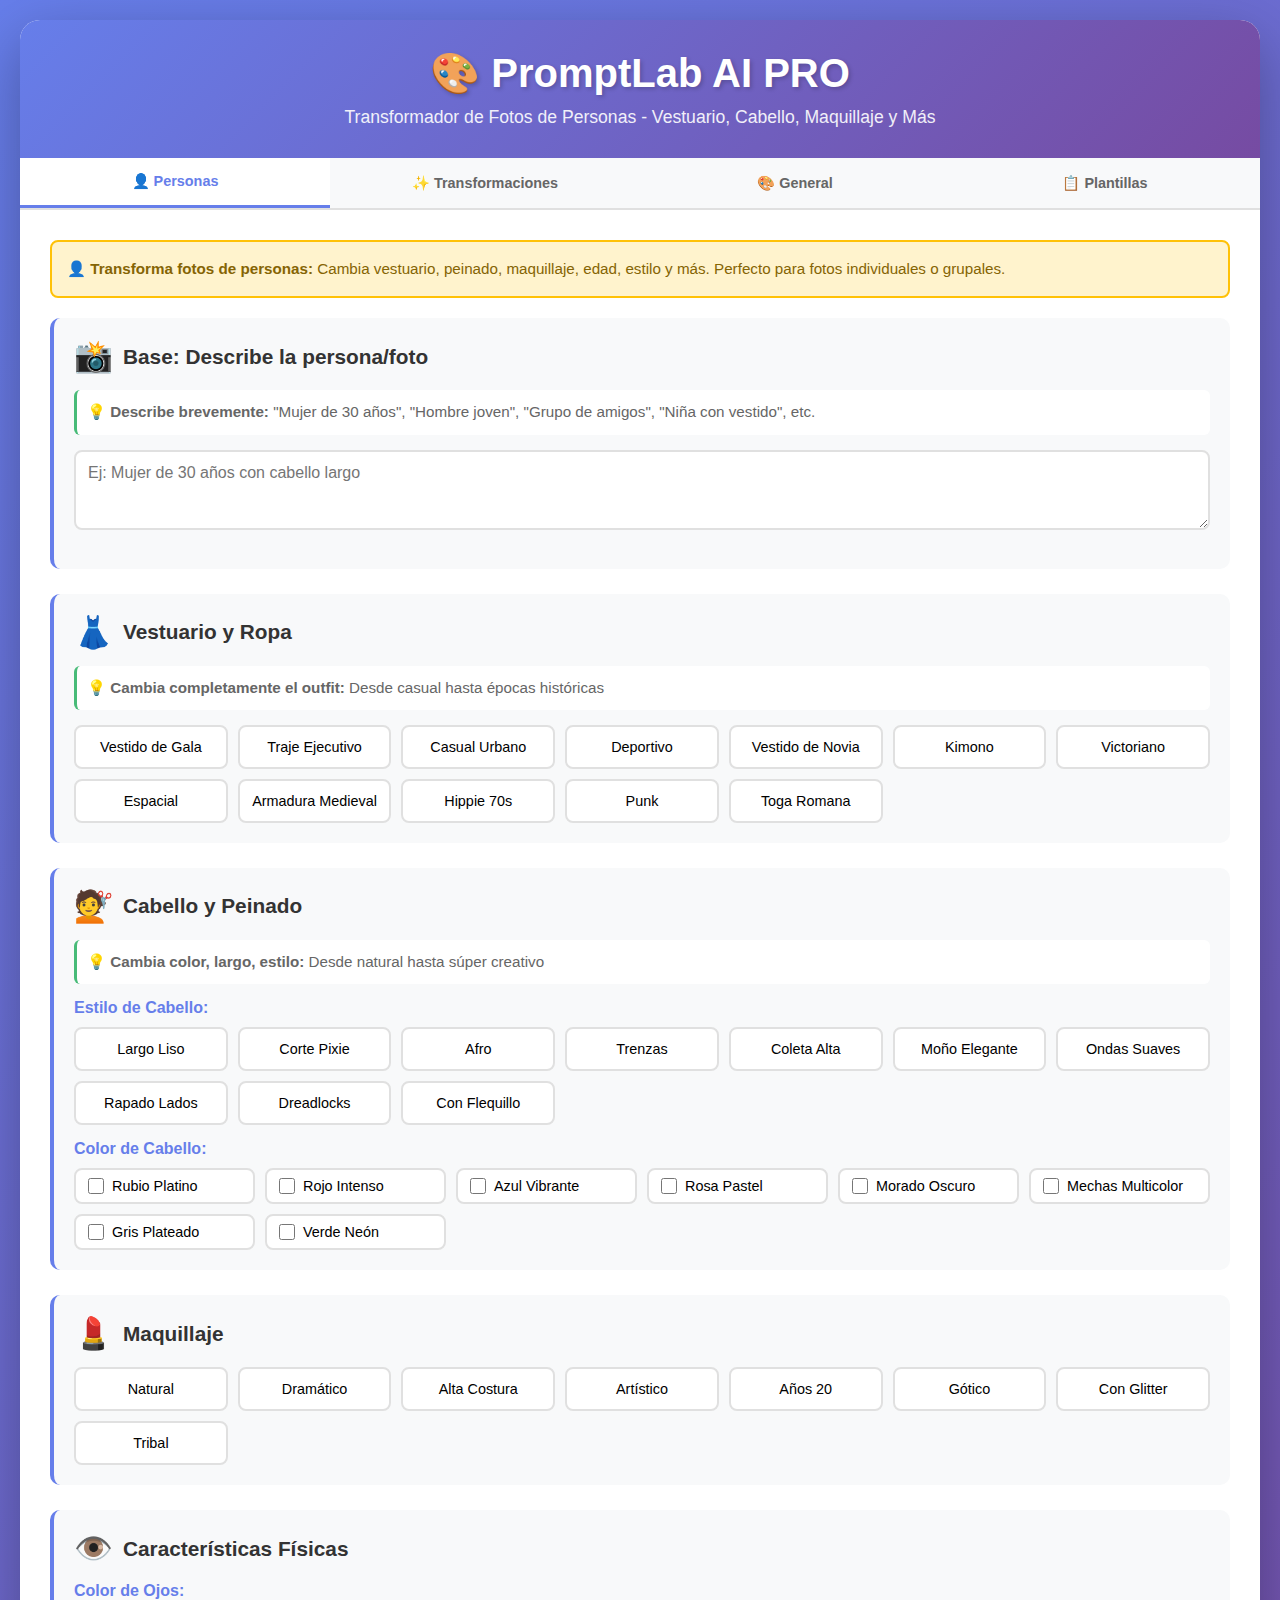
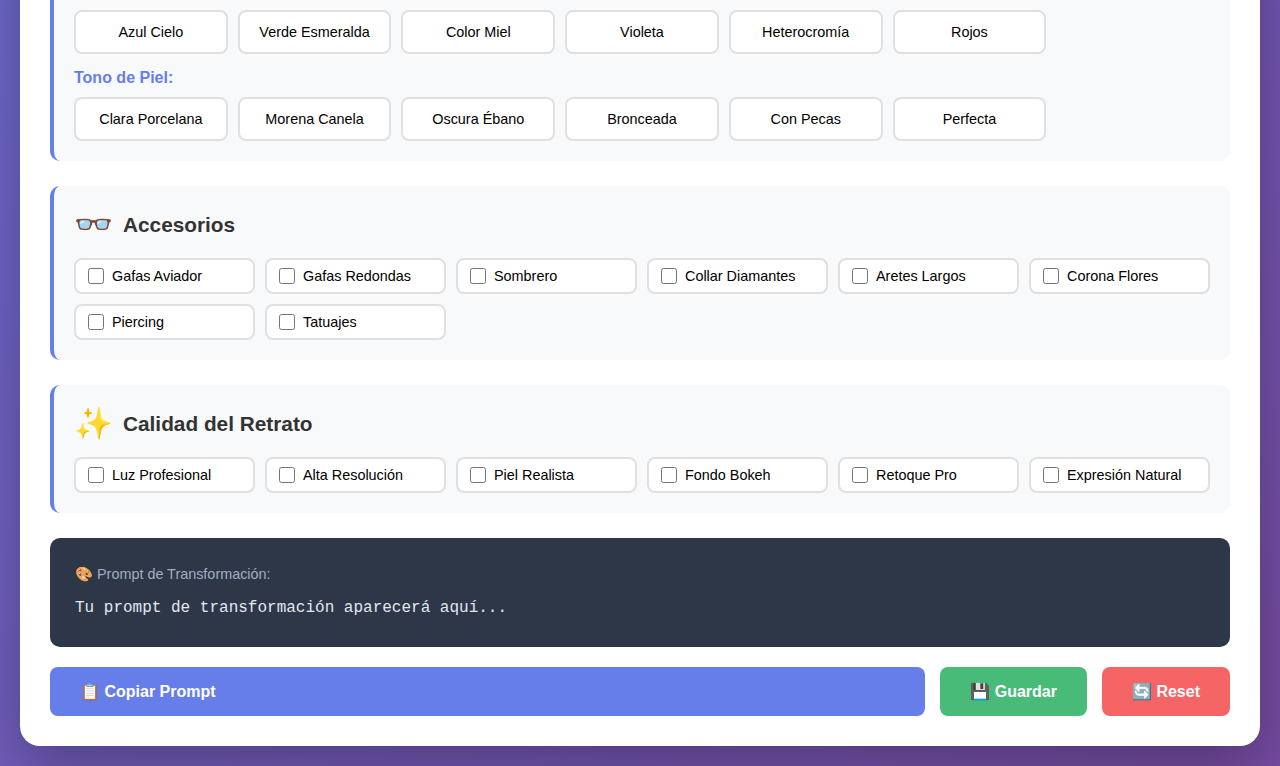
<file: lab.html>
<!DOCTYPE html>
<html lang="es">
<head>
    <meta charset="UTF-8">
    <meta name="viewport" content="width=device-width, initial-scale=1.0">
    <title>PromptLab AI - Transformador de Fotos de Personas</title>
    <style>
        * {
            margin: 0;
            padding: 0;
            box-sizing: border-box;
        }

        body {
            font-family: 'Segoe UI', Tahoma, Geneva, Verdana, sans-serif;
            background: linear-gradient(135deg, #667eea 0%, #764ba2 100%);
            min-height: 100vh;
            padding: 20px;
        }

        .container {
            max-width: 1400px;
            margin: 0 auto;
            background: white;
            border-radius: 20px;
            box-shadow: 0 20px 60px rgba(0,0,0,0.3);
            overflow: hidden;
        }

        header {
            background: linear-gradient(135deg, #667eea 0%, #764ba2 100%);
            color: white;
            padding: 30px;
            text-align: center;
        }

        header h1 {
            font-size: 2.5em;
            margin-bottom: 10px;
            text-shadow: 2px 2px 4px rgba(0,0,0,0.2);
        }

        header p {
            font-size: 1.1em;
            opacity: 0.9;
        }

        .tabs {
            display: flex;
            background: #f8f9fa;
            border-bottom: 2px solid #e0e0e0;
            overflow-x: auto;
        }

        .tab {
            flex: 1;
            min-width: 150px;
            padding: 15px;
            text-align: center;
            cursor: pointer;
            font-weight: 600;
            color: #666;
            transition: all 0.3s;
            border: none;
            background: none;
            font-size: 0.9em;
        }

        .tab:hover {
            background: #e9ecef;
        }

        .tab.active {
            background: white;
            color: #667eea;
            border-bottom: 3px solid #667eea;
        }

        .content {
            padding: 30px;
        }

        .section {
            margin-bottom: 25px;
            padding: 20px;
            background: #f8f9fa;
            border-radius: 10px;
            border-left: 4px solid #667eea;
        }

        .section-title {
            font-size: 1.3em;
            font-weight: 600;
            color: #333;
            margin-bottom: 15px;
            display: flex;
            align-items: center;
            gap: 10px;
        }

        .section-title .icon {
            font-size: 1.5em;
        }

        .section-description {
            font-size: 0.95em;
            color: #666;
            margin-bottom: 15px;
            line-height: 1.6;
            padding: 10px;
            background: white;
            border-radius: 6px;
            border-left: 3px solid #48bb78;
        }

        .input-group {
            margin-bottom: 15px;
        }

        .input-group label {
            display: block;
            margin-bottom: 8px;
            font-weight: 500;
            color: #555;
        }

        .input-group input[type="text"],
        .input-group textarea,
        .input-group select {
            width: 100%;
            padding: 12px;
            border: 2px solid #e0e0e0;
            border-radius: 8px;
            font-size: 1em;
            transition: border 0.3s;
            font-family: inherit;
        }

        .input-group input:focus,
        .input-group textarea:focus,
        .input-group select:focus {
            outline: none;
            border-color: #667eea;
        }

        .input-group textarea {
            resize: vertical;
            min-height: 80px;
        }

        .options-grid {
            display: grid;
            grid-template-columns: repeat(auto-fill, minmax(140px, 1fr));
            gap: 10px;
            margin-top: 10px;
        }

        .option-btn {
            padding: 12px 8px;
            border: 2px solid #e0e0e0;
            background: white;
            border-radius: 8px;
            cursor: pointer;
            transition: all 0.3s;
            font-size: 0.9em;
            text-align: center;
            position: relative;
        }

        .option-btn:hover {
            border-color: #667eea;
            background: #f0f4ff;
            transform: translateY(-2px);
        }

        .option-btn.active {
            background: #667eea;
            color: white;
            border-color: #667eea;
        }

        .prompt-preview {
            background: #2d3748;
            color: #e2e8f0;
            padding: 25px;
            border-radius: 10px;
            margin: 20px 0;
            font-family: 'Courier New', monospace;
            font-size: 1em;
            line-height: 1.6;
            min-height: 100px;
            position: relative;
        }

        .prompt-preview::before {
            content: '🎨 Prompt de Transformación:';
            display: block;
            color: #a0aec0;
            font-size: 0.9em;
            margin-bottom: 10px;
            font-family: 'Segoe UI', sans-serif;
        }

        .actions {
            display: flex;
            gap: 15px;
            flex-wrap: wrap;
        }

        .btn {
            padding: 15px 30px;
            border: none;
            border-radius: 8px;
            font-size: 1em;
            font-weight: 600;
            cursor: pointer;
            transition: all 0.3s;
            display: flex;
            align-items: center;
            gap: 8px;
        }

        .btn-primary {
            background: #667eea;
            color: white;
            flex: 1;
        }

        .btn-primary:hover {
            background: #5568d3;
            transform: translateY(-2px);
            box-shadow: 0 5px 15px rgba(102, 126, 234, 0.4);
        }

        .btn-secondary {
            background: #48bb78;
            color: white;
        }

        .btn-secondary:hover {
            background: #38a169;
        }

        .btn-reset {
            background: #f56565;
            color: white;
        }

        .btn-reset:hover {
            background: #e53e3e;
        }

        .templates-grid {
            display: grid;
            grid-template-columns: repeat(auto-fill, minmax(250px, 1fr));
            gap: 15px;
        }

        .template-card {
            background: white;
            padding: 15px;
            border-radius: 10px;
            border: 2px solid #e0e0e0;
            cursor: pointer;
            transition: all 0.3s;
        }

        .template-card:hover {
            border-color: #667eea;
            transform: translateY(-5px);
            box-shadow: 0 5px 20px rgba(0,0,0,0.1);
        }

        .template-card h3 {
            color: #667eea;
            margin-bottom: 8px;
            font-size: 1.1em;
        }

        .template-card p {
            color: #666;
            font-size: 0.85em;
            line-height: 1.4;
        }

        .toast {
            position: fixed;
            bottom: 30px;
            right: 30px;
            background: #48bb78;
            color: white;
            padding: 15px 25px;
            border-radius: 8px;
            box-shadow: 0 5px 20px rgba(0,0,0,0.2);
            display: none;
            align-items: center;
            gap: 10px;
            animation: slideIn 0.3s ease;
            z-index: 2000;
        }

        @keyframes slideIn {
            from {
                transform: translateX(400px);
                opacity: 0;
            }
            to {
                transform: translateX(0);
                opacity: 1;
            }
        }

        .hidden {
            display: none;
        }

        .checkbox-group {
            display: grid;
            grid-template-columns: repeat(auto-fill, minmax(180px, 1fr));
            gap: 10px;
            margin-top: 10px;
        }

        .checkbox-item {
            display: flex;
            align-items: center;
            gap: 8px;
            padding: 8px 12px;
            background: white;
            border-radius: 8px;
            border: 2px solid #e0e0e0;
            transition: all 0.3s;
            cursor: pointer;
            font-size: 0.9em;
        }

        .checkbox-item:hover {
            border-color: #667eea;
            background: #f0f4ff;
        }

        .checkbox-item input[type="checkbox"] {
            width: 16px;
            height: 16px;
            cursor: pointer;
        }

        .checkbox-item label {
            cursor: pointer;
            margin-bottom: 0;
        }

        .language-note {
            background: #fff3cd;
            border: 2px solid #ffc107;
            padding: 15px;
            border-radius: 8px;
            margin-bottom: 20px;
            color: #856404;
            font-size: 0.95em;
            line-height: 1.6;
        }

        .category-badge {
            display: inline-block;
            padding: 4px 12px;
            background: #e0e7ff;
            color: #4c51bf;
            border-radius: 12px;
            font-size: 0.75em;
            font-weight: 600;
            margin-bottom: 10px;
        }

        @media (max-width: 768px) {
            header h1 {
                font-size: 1.8em;
            }

            .options-grid {
                grid-template-columns: repeat(auto-fill, minmax(110px, 1fr));
            }

            .checkbox-group {
                grid-template-columns: 1fr;
            }
        }
    </style>
</head>
<body>
    <div class="container">
        <header>
            <h1>🎨 PromptLab AI PRO</h1>
            <p>Transformador de Fotos de Personas - Vestuario, Cabello, Maquillaje y Más</p>
        </header>

        <div class="tabs">
            <button class="tab active" onclick="switchTab('personas')">👤 Personas</button>
            <button class="tab" onclick="switchTab('transformaciones')">✨ Transformaciones</button>
            <button class="tab" onclick="switchTab('general')">🎨 General</button>
            <button class="tab" onclick="switchTab('plantillas')">📋 Plantillas</button>
        </div>

        <div class="content">
            <!-- TAB PERSONAS -->
            <div id="personas-tab">
                <div class="language-note">
                    👤 <strong>Transforma fotos de personas:</strong> Cambia vestuario, peinado, maquillaje, edad, estilo y más. Perfecto para fotos individuales o grupales.
                </div>

                <!-- Base -->
                <div class="section">
                    <div class="section-title">
                        <span class="icon">📸</span>
                        <span>Base: Describe la persona/foto</span>
                    </div>
                    <div class="section-description">
                        💡 <strong>Describe brevemente:</strong> "Mujer de 30 años", "Hombre joven", "Grupo de amigos", "Niña con vestido", etc.
                    </div>
                    <div class="input-group">
                        <textarea id="subject-person" placeholder="Ej: Mujer de 30 años con cabello largo"></textarea>
                    </div>
                </div>

                <!-- Vestuario -->
                <div class="section">
                    <div class="section-title">
                        <span class="icon">👗</span>
                        <span>Vestuario y Ropa</span>
                    </div>
                    <div class="section-description">
                        💡 <strong>Cambia completamente el outfit:</strong> Desde casual hasta épocas históricas
                    </div>
                    <div class="options-grid">
                        <button class="option-btn" onclick="selectOption(this, 'vestuario', 'vestido elegante de gala')">Vestido de Gala</button>
                        <button class="option-btn" onclick="selectOption(this, 'vestuario', 'traje formal ejecutivo')">Traje Ejecutivo</button>
                        <button class="option-btn" onclick="selectOption(this, 'vestuario', 'ropa casual urbana')">Casual Urbano</button>
                        <button class="option-btn" onclick="selectOption(this, 'vestuario', 'ropa deportiva atlética')">Deportivo</button>
                        <button class="option-btn" onclick="selectOption(this, 'vestuario', 'vestido de novia')">Vestido de Novia</button>
                        <button class="option-btn" onclick="selectOption(this, 'vestuario', 'kimono japonés tradicional')">Kimono</button>
                        <button class="option-btn" onclick="selectOption(this, 'vestuario', 'vestido victoriano del siglo XIX')">Victoriano</button>
                        <button class="option-btn" onclick="selectOption(this, 'vestuario', 'traje espacial futurista')">Espacial</button>
                        <button class="option-btn" onclick="selectOption(this, 'vestuario', 'armadura medieval de caballero')">Armadura Medieval</button>
                        <button class="option-btn" onclick="selectOption(this, 'vestuario', 'atuendo hippie años 70')">Hippie 70s</button>
                        <button class="option-btn" onclick="selectOption(this, 'vestuario', 'ropa punk con chaqueta de cuero')">Punk</button>
                        <button class="option-btn" onclick="selectOption(this, 'vestuario', 'toga romana antigua')">Toga Romana</button>
                    </div>
                </div>

                <!-- Cabello -->
                <div class="section">
                    <div class="section-title">
                        <span class="icon">💇</span>
                        <span>Cabello y Peinado</span>
                    </div>
                    <div class="section-description">
                        💡 <strong>Cambia color, largo, estilo:</strong> Desde natural hasta súper creativo
                    </div>
                    
                    <label style="display: block; margin: 15px 0 10px 0; font-weight: 600; color: #667eea;">Estilo de Cabello:</label>
                    <div class="options-grid">
                        <button class="option-btn" onclick="selectOption(this, 'cabello-estilo', 'cabello largo liso')">Largo Liso</button>
                        <button class="option-btn" onclick="selectOption(this, 'cabello-estilo', 'cabello corto pixie')">Corte Pixie</button>
                        <button class="option-btn" onclick="selectOption(this, 'cabello-estilo', 'cabello rizado afro')">Afro</button>
                        <button class="option-btn" onclick="selectOption(this, 'cabello-estilo', 'trenzas africanas')">Trenzas</button>
                        <button class="option-btn" onclick="selectOption(this, 'cabello-estilo', 'coleta alta')">Coleta Alta</button>
                        <button class="option-btn" onclick="selectOption(this, 'cabello-estilo', 'moño elegante')">Moño Elegante</button>
                        <button class="option-btn" onclick="selectOption(this, 'cabello-estilo', 'cabello con ondas suaves')">Ondas Suaves</button>
                        <button class="option-btn" onclick="selectOption(this, 'cabello-estilo', 'rapado a los lados')">Rapado Lados</button>
                        <button class="option-btn" onclick="selectOption(this, 'cabello-estilo', 'dreadlocks')">Dreadlocks</button>
                        <button class="option-btn" onclick="selectOption(this, 'cabello-estilo', 'cabello con flequillo')">Con Flequillo</button>
                    </div>

                    <label style="display: block; margin: 15px 0 10px 0; font-weight: 600; color: #667eea;">Color de Cabello:</label>
                    <div class="checkbox-group">
                        <div class="checkbox-item">
                            <input type="checkbox" id="hair-color1" value="cabello rubio platinado">
                            <label for="hair-color1">Rubio Platino</label>
                        </div>
                        <div class="checkbox-item">
                            <input type="checkbox" id="hair-color2" value="cabello rojo intenso">
                            <label for="hair-color2">Rojo Intenso</label>
                        </div>
                        <div class="checkbox-item">
                            <input type="checkbox" id="hair-color3" value="cabello azul vibrante">
                            <label for="hair-color3">Azul Vibrante</label>
                        </div>
                        <div class="checkbox-item">
                            <input type="checkbox" id="hair-color4" value="cabello rosa pastel">
                            <label for="hair-color4">Rosa Pastel</label>
                        </div>
                        <div class="checkbox-item">
                            <input type="checkbox" id="hair-color5" value="cabello morado oscuro">
                            <label for="hair-color5">Morado Oscuro</label>
                        </div>
                        <div class="checkbox-item">
                            <input type="checkbox" id="hair-color6" value="cabello con mechas multicolor">
                            <label for="hair-color6">Mechas Multicolor</label>
                        </div>
                        <div class="checkbox-item">
                            <input type="checkbox" id="hair-color7" value="cabello gris plateado">
                            <label for="hair-color7">Gris Plateado</label>
                        </div>
                        <div class="checkbox-item">
                            <input type="checkbox" id="hair-color8" value="cabello verde neón">
                            <label for="hair-color8">Verde Neón</label>
                        </div>
                    </div>
                </div>

                <!-- Maquillaje -->
                <div class="section">
                    <div class="section-title">
                        <span class="icon">💄</span>
                        <span>Maquillaje</span>
                    </div>
                    <div class="options-grid">
                        <button class="option-btn" onclick="selectOption(this, 'maquillaje', 'maquillaje natural suave')">Natural</button>
                        <button class="option-btn" onclick="selectOption(this, 'maquillaje', 'maquillaje dramático con smokey eyes')">Dramático</button>
                        <button class="option-btn" onclick="selectOption(this, 'maquillaje', 'maquillaje de alta costura editorial')">Alta Costura</button>
                        <button class="option-btn" onclick="selectOption(this, 'maquillaje', 'maquillaje artístico de fantasía')">Artístico</button>
                        <button class="option-btn" onclick="selectOption(this, 'maquillaje', 'maquillaje estilo años 20')">Años 20</button>
                        <button class="option-btn" onclick="selectOption(this, 'maquillaje', 'maquillaje gótico oscuro')">Gótico</button>
                        <button class="option-btn" onclick="selectOption(this, 'maquillaje', 'maquillaje con glitter brillante')">Con Glitter</button>
                        <button class="option-btn" onclick="selectOption(this, 'maquillaje', 'maquillaje tribal con pinturas')">Tribal</button>
                    </div>
                </div>

                <!-- Características Físicas -->
                <div class="section">
                    <div class="section-title">
                        <span class="icon">👁️</span>
                        <span>Características Físicas</span>
                    </div>
                    
                    <label style="display: block; margin: 15px 0 10px 0; font-weight: 600; color: #667eea;">Color de Ojos:</label>
                    <div class="options-grid">
                        <button class="option-btn" onclick="selectOption(this, 'ojos', 'ojos azul cielo')">Azul Cielo</button>
                        <button class="option-btn" onclick="selectOption(this, 'ojos', 'ojos verdes esmeralda')">Verde Esmeralda</button>
                        <button class="option-btn" onclick="selectOption(this, 'ojos', 'ojos color miel')">Color Miel</button>
                        <button class="option-btn" onclick="selectOption(this, 'ojos', 'ojos violeta')">Violeta</button>
                        <button class="option-btn" onclick="selectOption(this, 'ojos', 'ojos heterocromía (dos colores)')">Heterocromía</button>
                        <button class="option-btn" onclick="selectOption(this, 'ojos', 'ojos rojos')">Rojos</button>
                    </div>

                    <label style="display: block; margin: 15px 0 10px 0; font-weight: 600; color: #667eea;">Tono de Piel:</label>
                    <div class="options-grid">
                        <button class="option-btn" onclick="selectOption(this, 'piel', 'piel clara porcelana')">Clara Porcelana</button>
                        <button class="option-btn" onclick="selectOption(this, 'piel', 'piel morena canela')">Morena Canela</button>
                        <button class="option-btn" onclick="selectOption(this, 'piel', 'piel oscura ébano')">Oscura Ébano</button>
                        <button class="option-btn" onclick="selectOption(this, 'piel', 'piel bronceada dorada')">Bronceada</button>
                        <button class="option-btn" onclick="selectOption(this, 'piel', 'piel con pecas')">Con Pecas</button>
                        <button class="option-btn" onclick="selectOption(this, 'piel', 'piel perfecta sin imperfecciones')">Perfecta</button>
                    </div>
                </div>

                <!-- Accesorios -->
                <div class="section">
                    <div class="section-title">
                        <span class="icon">👓</span>
                        <span>Accesorios</span>
                    </div>
                    <div class="checkbox-group">
                        <div class="checkbox-item">
                            <input type="checkbox" id="acc1" value="gafas de sol estilo aviador">
                            <label for="acc1">Gafas Aviador</label>
                        </div>
                        <div class="checkbox-item">
                            <input type="checkbox" id="acc2" value="gafas redondas estilo Harry Potter">
                            <label for="acc2">Gafas Redondas</label>
                        </div>
                        <div class="checkbox-item">
                            <input type="checkbox" id="acc3" value="sombrero elegante">
                            <label for="acc3">Sombrero</label>
                        </div>
                        <div class="checkbox-item">
                            <input type="checkbox" id="acc4" value="collar de diamantes">
                            <label for="acc4">Collar Diamantes</label>
                        </div>
                        <div class="checkbox-item">
                            <input type="checkbox" id="acc5" value="aretes largos elegantes">
                            <label for="acc5">Aretes Largos</label>
                        </div>
                        <div class="checkbox-item">
                            <input type="checkbox" id="acc6" value="corona de flores">
                            <label for="acc6">Corona Flores</label>
                        </div>
                        <div class="checkbox-item">
                            <input type="checkbox" id="acc7" value="piercing facial">
                            <label for="acc7">Piercing</label>
                        </div>
                        <div class="checkbox-item">
                            <input type="checkbox" id="acc8" value="tatuajes visibles">
                            <label for="acc8">Tatuajes</label>
                        </div>
                    </div>
                </div>

                <!-- Calidad Retrato -->
                <div class="section">
                    <div class="section-title">
                        <span class="icon">✨</span>
                        <span>Calidad del Retrato</span>
                    </div>
                    <div class="checkbox-group">
                        <div class="checkbox-item">
                            <input type="checkbox" id="quality-p1" value="iluminación profesional de estudio">
                            <label for="quality-p1">Luz Profesional</label>
                        </div>
                        <div class="checkbox-item">
                            <input type="checkbox" id="quality-p2" value="fotografía de retrato de alta resolución">
                            <label for="quality-p2">Alta Resolución</label>
                        </div>
                        <div class="checkbox-item">
                            <input type="checkbox" id="quality-p3" value="detalles de piel realistas">
                            <label for="quality-p3">Piel Realista</label>
                        </div>
                        <div class="checkbox-item">
                            <input type="checkbox" id="quality-p4" value="fondo desenfocado bokeh">
                            <label for="quality-p4">Fondo Bokeh</label>
                        </div>
                        <div class="checkbox-item">
                            <input type="checkbox" id="quality-p5" value="retoque profesional de fotografía">
                            <label for="quality-p5">Retoque Pro</label>
                        </div>
                        <div class="checkbox-item">
                            <input type="checkbox" id="quality-p6" value="expresión natural y relajada">
                            <label for="quality-p6">Expresión Natural</label>
                        </div>
                    </div>
                </div>

                <div class="prompt-preview" id="promptPreviewPersonas">
                    Tu prompt de transformación aparecerá aquí...
                </div>

                <div class="actions">
                    <button class="btn btn-primary" onclick="copyPrompt('personas')">📋 Copiar Prompt</button>
                    <button class="btn btn-secondary" onclick="savePrompt('personas')">💾 Guardar</button>
                    <button class="btn btn-reset" onclick="resetTab('personas')">🔄 Reset</button>
                </div>
            </div>

            <!-- TAB TRANSFORMACIONES CREATIVAS -->
            <div id="transformaciones-tab" class="hidden">
                <div class="language-note">
                    ✨ <strong>Transformaciones súper creativas:</strong> Épocas históricas, profesiones, efectos especiales, edades, y más locuras
                </div>

                <div class="section">
                    <div class="section-title">
                        <span class="icon">🎭</span>
                        <span>Base de Persona</span>
                    </div>
                    <div class="input-group">
                        <textarea id="subject-transform" placeholder="Ej: Hombre joven"></textarea>
                    </div>
                </div>

                <!-- Épocas Históricas -->
                <div class="section">
                    <div class="section-title">
                        <span class="icon">🕰️</span>
                        <span>Épocas Históricas</span>
                    </div>
                    <div class="options-grid">
                        <button class="option-btn" onclick="selectOption(this, 'epoca', 'estilo antiguo Egipto faraónico')">Egipto Antiguo</button>
                        <button class="option-btn" onclick="selectOption(this, 'epoca', 'estilo Grecia antigua con toga')">Grecia Antigua</button>
                        <button class="option-btn" onclick="selectOption(this, 'epoca', 'estilo medieval europeo')">Medieval</button>
                        <button class="option-btn" onclick="selectOption(this, 'epoca', 'estilo Renacimiento italiano')">Renacimiento</button>
                        <button class="option-btn" onclick="selectOption(this, 'epoca', 'estilo victoriano siglo XIX')">Victoriano</button>
                        <button class="option-btn" onclick="selectOption(this, 'epoca', 'estilo años 1920 art deco')">Años 20</button>
                        <button class="option-btn" onclick="selectOption(this, 'epoca', 'estilo años 1950 vintage')">Años 50</button>
                        <button class="option-btn" onclick="selectOption(this, 'epoca', 'estilo años 1980 colorido')">Años 80</button>
                        <button class="option-btn" onclick="selectOption(this, 'epoca', 'estilo steampunk victoriano futurista')">Steampunk</button>
                        <button class="option-btn" onclick="selectOption(this, 'epoca', 'estilo cyberpunk 2077 futurista')">Cyberpunk 2077</button>
                        <button class="option-btn" onclick="selectOption(this, 'epoca', 'estilo postapocalíptico Mad Max')">Postapocalíptico</button>
                        <button class="option-btn" onclick="selectOption(this, 'epoca', 'estilo año 3000 ciencia ficción')">Año 3000</button>
                    </div>
                </div>

                <!-- Profesiones -->
                <div class="section">
                    <div class="section-title">
                        <span class="icon">👨‍⚕️</span>
                        <span>Profesiones y Roles</span>
                    </div>
                    <div class="options-grid">
                        <button class="option-btn" onclick="selectOption(this, 'profesion', 'como doctor con bata médica')">Doctor</button>
                        <button class="option-btn" onclick="selectOption(this, 'profesion', 'como astronauta con traje espacial NASA')">Astronauta</button>
                        <button class="option-btn" onclick="selectOption(this, 'profesion', 'como chef con uniforme blanco')">Chef</button>
                        <button class="option-btn" onclick="selectOption(this, 'profesion', 'como piloto de avión')">Piloto</button>
                        <button class="option-btn" onclick="selectOption(this, 'profesion', 'como bombero con equipo completo')">Bombero</button>
                        <button class="option-btn" onclick="selectOption(this, 'profesion', 'como rey o reina con corona')">Realeza</button>
                        <button class="option-btn" onclick="selectOption(this, 'profesion', 'como superhéroe con capa')">Superhéroe</button>
                        <button class="option-btn" onclick="selectOption(this, 'profesion', 'como pirata del Caribe')">Pirata</button>
                        <button class="option-btn" onclick="selectOption(this, 'profesion', 'como ninja japonés')">Ninja</button>
                        <button class="option-btn" onclick="selectOption(this, 'profesion', 'como samurái con armadura')">Samurái</button>
                        <button class="option-btn" onclick="selectOption(this, 'profesion', 'como vikingo nórdico')">Vikingo</button>
                        <button class="option-btn" onclick="selectOption(this, 'profesion', 'como mago hechicero')">Mago</button>
                    </div>
                </div>

                <!-- Transformaciones Edad -->
                <div class="section">
                    <div class="section-title">
                        <span class="icon">⏳</span>
                        <span>Transformación de Edad</span>
                    </div>
                    <div class="options-grid">
                        <button class="option-btn" onclick="selectOption(this, 'edad', 'rejuvenecido a los 18 años')">18 Años</button>
                        <button class="option-btn" onclick="selectOption(this, 'edad', 'con 25 años de edad')">25 Años</button>
                        <button class="option-btn" onclick="selectOption(this, 'edad', 'envejecido a los 60 años')">60 Años</button>
                        <button class="option-btn" onclick="selectOption(this, 'edad', 'como anciano de 80 años')">80 Años</button>
                        <button class="option-btn" onclick="selectOption(this, 'edad', 'como niño de 10 años')">Niño 10 Años</button>
                        <button class="option-btn" onclick="selectOption(this, 'edad', 'como bebé')">Bebé</button>
                    </div>
                </div>

                <!-- Efectos Especiales Creativos -->
                <div class="section">
                    <div class="section-title">
                        <span class="icon">🦄</span>
                        <span>Efectos Especiales Creativos</span>
                    </div>
                    <div class="checkbox-group">
                        <div class="checkbox-item">
                            <input type="checkbox" id="efx1" value="con alas de ángel">
                            <label for="efx1">Alas de Ángel</label>
                        </div>
                        <div class="checkbox-item">
                            <input type="checkbox" id="efx2" value="con cuernos de demonio">
                            <label for="efx2">Cuernos Demonio</label>
                        </div>
                        <div class="checkbox-item">
                            <input type="checkbox" id="efx3" value="piel con escamas de reptil">
                            <label for="efx3">Escamas Reptil</label>
                        </div>
                        <div class="checkbox-item">
                            <input type="checkbox" id="efx4" value="orejas de elfo puntiagudas">
                            <label for="efx4">Orejas de Elfo</label>
                        </div>
                        <div class="checkbox-item">
                            <input type="checkbox" id="efx5" value="ojos brillantes con luz interior">
                            <label for="efx5">Ojos Brillantes</label>
                        </div>
                        <div class="checkbox-item">
                            <input type="checkbox" id="efx6" value="cabello en llamas de fuego">
                            <label for="efx6">Cabello de Fuego</label>
                        </div>
                        <div class="checkbox-item">
                            <input type="checkbox" id="efx7" value="transformado en cyborg mitad robot">
                            <label for="efx7">Cyborg</label>
                        </div>
                        <div class="checkbox-item">
                            <input type="checkbox" id="efx8" value="con superpoderes emanando energía">
                            <label for="efx8">Energía Poderes</label>
                        </div>
                        <div class="checkbox-item">
                            <input type="checkbox" id="efx9" value="piel azul estilo Avatar">
                            <label for="efx9">Piel Azul Avatar</label>
                        </div>
                        <div class="checkbox-item">
                            <input type="checkbox" id="efx10" value="con tercer ojo en la frente">
                            <label for="efx10">Tercer Ojo</label>
                        </div>
                    </div>
                </div>

                <!-- Estilos Artísticos -->
                <div class="section">
                    <div class="section-title">
                        <span class="icon">🎨</span>
                        <span>Estilo Artístico</span>
                    </div>
                    <div class="options-grid">
                        <button class="option-btn" onclick="selectOption(this, 'estilo-art', 'estilo fotorrealista')">Fotorrealista</button>
                        <button class="option-btn" onclick="selectOption(this, 'estilo-art', 'estilo anime japonés')">Anime</button>
                        <button class="option-btn" onclick="selectOption(this, 'estilo-art', 'estilo Disney Pixar')">Disney Pixar</button>
                        <button class="option-btn" onclick="selectOption(this, 'estilo-art', 'estilo cómic Marvel')">Cómic Marvel</button>
                        <button class="option-btn" onclick="selectOption(this, 'estilo-art', 'estilo pintura al óleo')">Pintura Óleo</button>
                        <button class="option-btn" onclick="selectOption(this, 'estilo-art', 'estilo acuarela artística')">Acuarela</button>
                        <button class="option-btn" onclick="selectOption(this, 'estilo-art', 'estilo render 3D hiperrealista')">Render 3D</button>
                        <button class="option-btn" onclick="selectOption(this, 'estilo-art', 'estilo cyberpunk neon')">Cyberpunk Neon</button>
                    </div>
                </div>

                <div class="prompt-preview" id="promptPreviewTransform">
                    Tu prompt de transformación creativa aparecerá aquí...
                </div>

                <div class="actions">
                    <button class="btn btn-primary" onclick="copyPrompt('transformaciones')">📋 Copiar Prompt</button>
                    <button class="btn btn-secondary" onclick="savePrompt('transformaciones')">💾 Guardar</button>
                    <button class="btn btn-reset" onclick="resetTab('transformaciones')">🔄 Reset</button>
                </div>
            </div>

            <!-- TAB GENERAL COMPLETO -->
            <div id="general-tab" class="hidden">
                <div class="language-note">
                    🎨 <strong>Constructor general completo:</strong> Para cualquier tipo de imagen (paisajes, objetos, escenas, arquitectura, etc.)
                </div>
                
                <!-- Sujeto -->
                <div class="section">
                    <div class="section-title">
                        <span class="icon">🎭</span>
                        <span>Sujeto Principal</span>
                    </div>
                    <div class="section-description">
                        💡 <strong>¿Qué quieres crear?</strong> Describe cualquier cosa: paisajes, objetos, escenas, arquitectura, etc.
                    </div>
                    <div class="input-group">
                        <textarea id="subject-general" placeholder="Ej: Un paisaje de montañas al atardecer, Una taza de café humeante, Un edificio futurista..."></textarea>
                    </div>
                </div>

                <!-- Estilo Artístico con Categorías -->
                <div class="section">
                    <div class="section-title">
                        <span class="icon">🎨</span>
                        <span>Estilo Artístico</span>
                    </div>
                    <div class="section-description">
                        💡 <strong>Define el estilo visual:</strong> ¿Foto real? ¿Pintura? ¿3D? ¿Anime?
                    </div>
                    <div class="input-group">
                        <label>Primero elige una categoría:</label>
                        <select id="styleCategory-general" onchange="updateStyleOptionsGeneral()">
                            <option value="">Seleccionar categoría...</option>
                            <option value="photography">📷 Fotografía</option>
                            <option value="painting">🖼️ Pintura</option>
                            <option value="digital">💻 Arte Digital</option>
                            <option value="3d">🎮 3D / Render</option>
                            <option value="artist">👨‍🎨 Artista Famoso</option>
                        </select>
                    </div>
                    <div id="styleOptions-general" class="options-grid"></div>
                </div>

                <!-- Tipo de Toma -->
                <div class="section">
                    <div class="section-title">
                        <span class="icon">🎬</span>
                        <span>Tipo de Toma</span>
                    </div>
                    <div class="section-description">
                        💡 <strong>¿Qué tan cerca o lejos?</strong> Define el encuadre
                    </div>
                    <div class="options-grid">
                        <button class="option-btn" onclick="selectOption(this, 'shot-gen', 'primerísimo plano extremo')">Extremo Plano</button>
                        <button class="option-btn" onclick="selectOption(this, 'shot-gen', 'primer plano cerrado')">Primer Plano</button>
                        <button class="option-btn" onclick="selectOption(this, 'shot-gen', 'plano medio')">Plano Medio</button>
                        <button class="option-btn" onclick="selectOption(this, 'shot-gen', 'plano americano')">Plano Americano</button>
                        <button class="option-btn" onclick="selectOption(this, 'shot-gen', 'plano completo')">Plano Completo</button>
                        <button class="option-btn" onclick="selectOption(this, 'shot-gen', 'plano general amplio')">Plano General</button>
                        <button class="option-btn" onclick="selectOption(this, 'shot-gen', 'gran plano general panorámico')">Gran Plano</button>
                        <button class="option-btn" onclick="selectOption(this, 'shot-gen', 'plano de establecimiento épico')">Establecimiento</button>
                        <button class="option-btn" onclick="selectOption(this, 'shot-gen', 'plano detalle macro')">Detalle Macro</button>
                        <button class="option-btn" onclick="selectOption(this, 'shot-gen', 'plano conjunto grupal')">Conjunto</button>
                    </div>
                </div>

                <!-- Ángulo de Cámara -->
                <div class="section">
                    <div class="section-title">
                        <span class="icon">📷</span>
                        <span>Ángulo de Cámara</span>
                    </div>
                    <div class="section-description">
                        💡 <strong>Perspectiva de la cámara:</strong> Cambia completamente la sensación
                    </div>
                    <div class="options-grid">
                        <button class="option-btn" onclick="selectOption(this, 'angle-gen', 'ángulo a nivel de ojos')">Nivel Ojos</button>
                        <button class="option-btn" onclick="selectOption(this, 'angle-gen', 'ángulo picado desde arriba')">Picado</button>
                        <button class="option-btn" onclick="selectOption(this, 'angle-gen', 'ángulo contrapicado desde abajo')">Contrapicado</button>
                        <button class="option-btn" onclick="selectOption(this, 'angle-gen', 'vista de pájaro cenital')">Vista Pájaro</button>
                        <button class="option-btn" onclick="selectOption(this, 'angle-gen', 'vista de gusano desde el suelo')">Vista Gusano</button>
                        <button class="option-btn" onclick="selectOption(this, 'angle-gen', 'ángulo holandés inclinado')">Holandés</button>
                        <button class="option-btn" onclick="selectOption(this, 'angle-gen', 'perspectiva primera persona POV')">Primera Persona</button>
                        <button class="option-btn" onclick="selectOption(this, 'angle-gen', 'vista sobre el hombro')">Sobre Hombro</button>
                        <button class="option-btn" onclick="selectOption(this, 'angle-gen', 'ángulo de tres cuartos')">Tres Cuartos</button>
                        <button class="option-btn" onclick="selectOption(this, 'angle-gen', 'vista de perfil lateral')">Perfil</button>
                    </div>
                </div>

                <!-- Iluminación -->
                <div class="section">
                    <div class="section-title">
                        <span class="icon">💡</span>
                        <span>Iluminación</span>
                    </div>
                    <div class="section-description">
                        💡 <strong>La luz define el mood:</strong> Dramática, suave, natural, artificial...
                    </div>
                    <div class="options-grid">
                        <button class="option-btn" onclick="selectOption(this, 'lighting-gen', 'luz de hora dorada cálida')">Hora Dorada</button>
                        <button class="option-btn" onclick="selectOption(this, 'lighting-gen', 'luz de hora azul crepuscular')">Hora Azul</button>
                        <button class="option-btn" onclick="selectOption(this, 'lighting-gen', 'iluminación natural suave')">Natural Suave</button>
                        <button class="option-btn" onclick="selectOption(this, 'lighting-gen', 'iluminación de estudio profesional')">Estudio Pro</button>
                        <button class="option-btn" onclick="selectOption(this, 'lighting-gen', 'iluminación dramática con sombras')">Dramática</button>
                        <button class="option-btn" onclick="selectOption(this, 'lighting-gen', 'contraluz silueta')">Contraluz</button>
                        <button class="option-btn" onclick="selectOption(this, 'lighting-gen', 'luces de neón vibrantes')">Neón</button>
                        <button class="option-btn" onclick="selectOption(this, 'lighting-gen', 'iluminación cinematográfica')">Cinematográfica</button>
                        <button class="option-btn" onclick="selectOption(this, 'lighting-gen', 'luz de velas cálida')">Velas</button>
                        <button class="option-btn" onclick="selectOption(this, 'lighting-gen', 'luz de luna nocturna')">Luna</button>
                        <button class="option-btn" onclick="selectOption(this, 'lighting-gen', 'rayos de luz volumétricos god rays')">Rayos Volumétricos</button>
                        <button class="option-btn" onclick="selectOption(this, 'lighting-gen', 'iluminación de tres puntos')">Tres Puntos</button>
                        <button class="option-btn" onclick="selectOption(this, 'lighting-gen', 'luz dura con sombras definidas')">Luz Dura</button>
                        <button class="option-btn" onclick="selectOption(this, 'lighting-gen', 'luz difusa suave')">Difusa</button>
                        <button class="option-btn" onclick="selectOption(this, 'lighting-gen', 'iluminación de borde rim light')">Luz de Borde</button>
                    </div>
                </div>

                <!-- Composición -->
                <div class="section">
                    <div class="section-title">
                        <span class="icon">📐</span>
                        <span>Composición</span>
                    </div>
                    <div class="section-description">
                        💡 <strong>Organización visual:</strong> Reglas de composición profesional
                    </div>
                    <div class="options-grid">
                        <button class="option-btn" onclick="selectOption(this, 'composition-gen', 'regla de los tercios')">Tercios</button>
                        <button class="option-btn" onclick="selectOption(this, 'composition-gen', 'composición centrada')">Centrada</button>
                        <button class="option-btn" onclick="selectOption(this, 'composition-gen', 'composición simétrica perfecta')">Simétrica</button>
                        <button class="option-btn" onclick="selectOption(this, 'composition-gen', 'líneas guía convergentes')">Líneas Guía</button>
                        <button class="option-btn" onclick="selectOption(this, 'composition-gen', 'marco dentro del marco')">Marco en Marco</button>
                        <button class="option-btn" onclick="selectOption(this, 'composition-gen', 'espacio negativo minimalista')">Espacio Negativo</button>
                        <button class="option-btn" onclick="selectOption(this, 'composition-gen', 'proporción áurea fibonacci')">Áurea</button>
                        <button class="option-btn" onclick="selectOption(this, 'composition-gen', 'diagonal dinámica')">Diagonal</button>
                        <button class="option-btn" onclick="selectOption(this, 'composition-gen', 'patrón de triángulo')">Triángulo</button>
                        <button class="option-btn" onclick="selectOption(this, 'composition-gen', 'equilibrio asimétrico')">Asimétrica</button>
                    </div>
                </div>

                <!-- Colores y Paleta -->
                <div class="section">
                    <div class="section-title">
                        <span class="icon">🎨</span>
                        <span>Paleta de Colores</span>
                    </div>
                    <div class="options-grid">
                        <button class="option-btn" onclick="selectOption(this, 'colors-gen', 'paleta de colores vibrantes saturados')">Vibrante</button>
                        <button class="option-btn" onclick="selectOption(this, 'colors-gen', 'paleta de colores pastel suaves')">Pastel</button>
                        <button class="option-btn" onclick="selectOption(this, 'colors-gen', 'paleta monocromática')">Monocromática</button>
                        <button class="option-btn" onclick="selectOption(this, 'colors-gen', 'colores complementarios contrastantes')">Complementarios</button>
                        <button class="option-btn" onclick="selectOption(this, 'colors-gen', 'paleta cálida de rojos y naranjas')">Cálida</button>
                        <button class="option-btn" onclick="selectOption(this, 'colors-gen', 'paleta fría de azules y verdes')">Fría</button>
                        <button class="option-btn" onclick="selectOption(this, 'colors-gen', 'colores desaturados apagados')">Desaturada</button>
                        <button class="option-btn" onclick="selectOption(this, 'colors-gen', 'blanco y negro monocromo')">B&N</button>
                        <button class="option-btn" onclick="selectOption(this, 'colors-gen', 'colores neón eléctricos')">Neón</button>
                        <button class="option-btn" onclick="selectOption(this, 'colors-gen', 'tonos tierra naturales')">Tierra</button>
                    </div>
                </div>

                <!-- Ambiente y Mood -->
                <div class="section">
                    <div class="section-title">
                        <span class="icon">🌟</span>
                        <span>Ambiente y Mood</span>
                    </div>
                    <div class="options-grid">
                        <button class="option-btn" onclick="selectOption(this, 'mood-gen', 'atmósfera dramática intensa')">Dramático</button>
                        <button class="option-btn" onclick="selectOption(this, 'mood-gen', 'ambiente sereno tranquilo')">Sereno</button>
                        <button class="option-btn" onclick="selectOption(this, 'mood-gen', 'mood épico grandioso')">Épico</button>
                        <button class="option-btn" onclick="selectOption(this, 'mood-gen', 'atmósfera misteriosa enigmática')">Misterioso</button>
                        <button class="option-btn" onclick="selectOption(this, 'mood-gen', 'ambiente alegre optimista')">Alegre</button>
                        <button class="option-btn" onclick="selectOption(this, 'mood-gen', 'mood melancólico nostálgico')">Melancólico</button>
                        <button class="option-btn" onclick="selectOption(this, 'mood-gen', 'atmósfera oscura siniestra')">Oscuro</button>
                        <button class="option-btn" onclick="selectOption(this, 'mood-gen', 'ambiente romántico íntimo')">Romántico</button>
                        <button class="option-btn" onclick="selectOption(this, 'mood-gen', 'mood futurista sci-fi')">Futurista</button>
                        <button class="option-btn" onclick="selectOption(this, 'mood-gen', 'atmósfera etérea onírica')">Etéreo</button>
                    </div>
                </div>

                <!-- Calidad Técnica -->
                <div class="section">
                    <div class="section-title">
                        <span class="icon">✨</span>
                        <span>Calidad Técnica</span>
                    </div>
                    <div class="section-description">
                        💡 <strong>Parámetros de calidad:</strong> Elige 2-4 opciones máximo
                    </div>
                    <div class="checkbox-group">
                        <div class="checkbox-item">
                            <input type="checkbox" id="quality-g1" value="muy detallado intrincado">
                            <label for="quality-g1">Muy Detallado</label>
                        </div>
                        <div class="checkbox-item">
                            <input type="checkbox" id="quality-g2" value="resolución 8k ultra alta">
                            <label for="quality-g2">8K Ultra</label>
                        </div>
                        <div class="checkbox-item">
                            <input type="checkbox" id="quality-g3" value="fotorrealista hiperrealista">
                            <label for="quality-g3">Fotorrealista</label>
                        </div>
                        <div class="checkbox-item">
                            <input type="checkbox" id="quality-g4" value="calidad de fotografía profesional">
                            <label for="quality-g4">Foto Profesional</label>
                        </div>
                        <div class="checkbox-item">
                            <input type="checkbox" id="quality-g5" value="ultra realista">
                            <label for="quality-g5">Ultra Realista</label>
                        </div>
                        <div class="checkbox-item">
                            <input type="checkbox" id="quality-g6" value="enfoque nítido preciso">
                            <label for="quality-g6">Nítido</label>
                        </div>
                        <div class="checkbox-item">
                            <input type="checkbox" id="quality-g7" value="masterpiece obra maestra">
                            <label for="quality-g7">Obra Maestra</label>
                        </div>
                        <div class="checkbox-item">
                            <input type="checkbox" id="quality-g8" value="trending on artstation">
                            <label for="quality-g8">Trending</label>
                        </div>
                        <div class="checkbox-item">
                            <input type="checkbox" id="quality-g9" value="award winning premiado">
                            <label for="quality-g9">Premiado</label>
                        </div>
                        <div class="checkbox-item">
                            <input type="checkbox" id="quality-g10" value="alta calidad de producción">
                            <label for="quality-g10">Alta Producción</label>
                        </div>
                    </div>
                </div>

                <!-- Efectos Visuales -->
                <div class="section">
                    <div class="section-title">
                        <span class="icon">🎆</span>
                        <span>Efectos Visuales</span>
                    </div>
                    <div class="section-description">
                        💡 <strong>Efectos especiales:</strong> Agrega elementos artísticos
                    </div>
                    <div class="checkbox-group">
                        <div class="checkbox-item">
                            <input type="checkbox" id="effect-g1" value="fondo con efecto bokeh desenfocado">
                            <label for="effect-g1">Bokeh</label>
                        </div>
                        <div class="checkbox-item">
                            <input type="checkbox" id="effect-g2" value="profundidad de campo cinematográfica">
                            <label for="effect-g2">Profundidad Campo</label>
                        </div>
                        <div class="checkbox-item">
                            <input type="checkbox" id="effect-g3" value="desenfoque de movimiento motion blur">
                            <label for="effect-g3">Motion Blur</label>
                        </div>
                        <div class="checkbox-item">
                            <input type="checkbox" id="effect-g4" value="grano de película analógica">
                            <label for="effect-g4">Grano Película</label>
                        </div>
                        <div class="checkbox-item">
                            <input type="checkbox" id="effect-g5" value="destello de lente lens flare">
                            <label for="effect-g5">Lens Flare</label>
                        </div>
                        <div class="checkbox-item">
                            <input type="checkbox" id="effect-g6" value="viñeta oscura en bordes">
                            <label for="effect-g6">Viñeta</label>
                        </div>
                        <div class="checkbox-item">
                            <input type="checkbox" id="effect-g7" value="partículas de polvo flotando">
                            <label for="effect-g7">Partículas</label>
                        </div>
                        <div class="checkbox-item">
                            <input type="checkbox" id="effect-g8" value="niebla atmosférica brumosa">
                            <label for="effect-g8">Niebla</label>
                        </div>
                        <div class="checkbox-item">
                            <input type="checkbox" id="effect-g9" value="brillos y destellos luminosos">
                            <label for="effect-g9">Brillos</label>
                        </div>
                        <div class="checkbox-item">
                            <input type="checkbox" id="effect-g10" value="reflejos y refracciones realistas">
                            <label for="effect-g10">Reflejos</label>
                        </div>
                        <div class="checkbox-item">
                            <input type="checkbox" id="effect-g11" value="aberración cromática">
                            <label for="effect-g11">Aberración</label>
                        </div>
                        <div class="checkbox-item">
                            <input type="checkbox" id="effect-g12" value="HDR alto rango dinámico">
                            <label for="effect-g12">HDR</label>
                        </div>
                    </div>
                </div>

                <!-- Textura y Material -->
                <div class="section">
                    <div class="section-title">
                        <span class="icon">🧱</span>
                        <span>Textura y Material</span>
                    </div>
                    <div class="options-grid">
                        <button class="option-btn" onclick="selectOption(this, 'texture-gen', 'textura suave sedosa')">Suave</button>
                        <button class="option-btn" onclick="selectOption(this, 'texture-gen', 'textura rugosa áspera')">Rugosa</button>
                        <button class="option-btn" onclick="selectOption(this, 'texture-gen', 'material metálico brillante')">Metálica</button>
                        <button class="option-btn" onclick="selectOption(this, 'texture-gen', 'material de vidrio transparente')">Vidrio</button>
                        <button class="option-btn" onclick="selectOption(this, 'texture-gen', 'textura de madera natural')">Madera</button>
                        <button class="option-btn" onclick="selectOption(this, 'texture-gen', 'material de piedra rocosa')">Piedra</button>
                        <button class="option-btn" onclick="selectOption(this, 'texture-gen', 'textura de tela textil')">Tela</button>
                        <button class="option-btn" onclick="selectOption(this, 'texture-gen', 'superficie mate sin brillo')">Mate</button>
                        <button class="option-btn" onclick="selectOption(this, 'texture-gen', 'superficie brillante reflectante')">Brillante</button>
                        <button class="option-btn" onclick="selectOption(this, 'texture-gen', 'textura orgánica natural')">Orgánica</button>
                    </div>
                </div>

                <!-- Clima y Tiempo -->
                <div class="section">
                    <div class="section-title">
                        <span class="icon">🌤️</span>
                        <span>Clima y Condiciones</span>
                    </div>
                    <div class="options-grid">
                        <button class="option-btn" onclick="selectOption(this, 'weather-gen', 'día soleado despejado')">Soleado</button>
                        <button class="option-btn" onclick="selectOption(this, 'weather-gen', 'nublado overcast')">Nublado</button>
                        <button class="option-btn" onclick="selectOption(this, 'weather-gen', 'lluvia intensa tormentosa')">Lluvia</button>
                        <button class="option-btn" onclick="selectOption(this, 'weather-gen', 'nieve cayendo invernal')">Nieve</button>
                        <button class="option-btn" onclick="selectOption(this, 'weather-gen', 'neblina brumosa misteriosa')">Neblina</button>
                        <button class="option-btn" onclick="selectOption(this, 'weather-gen', 'tormenta con rayos dramática')">Tormenta</button>
                        <button class="option-btn" onclick="selectOption(this, 'weather-gen', 'ventoso con movimiento')">Ventoso</button>
                        <button class="option-btn" onclick="selectOption(this, 'weather-gen', 'amanecer dorado naciente')">Amanecer</button>
                        <button class="option-btn" onclick="selectOption(this, 'weather-gen', 'atardecer crepuscular')">Atardecer</button>
                        <button class="option-btn" onclick="selectOption(this, 'weather-gen', 'noche estrellada oscura')">Noche</button>
                    </div>
                </div>

                <div class="prompt-preview" id="promptPreviewGeneral">
                    Tu prompt completo aparecerá aquí...
                </div>

                <div class="actions">
                    <button class="btn btn-primary" onclick="copyPrompt('general')">📋 Copiar Prompt</button>
                    <button class="btn btn-secondary" onclick="savePrompt('general')">💾 Guardar</button>
                    <button class="btn btn-reset" onclick="resetTab('general')">🔄 Reset</button>
                </div>
            </div>

            <!-- TAB PLANTILLAS -->
            <div id="plantillas-tab" class="hidden">
                <h2 style="margin-bottom: 20px; color: #333;">Plantillas Rápidas</h2>
                
                <div class="category-badge">TRANSFORMACIONES DE PERSONAS</div>
                <div class="templates-grid">
                    <div class="template-card" onclick="loadPersonTemplate('glamour')">
                        <h3>💃 Sesión Glamour</h3>
                        <p>Transformación de alta moda con vestido elegante, maquillaje profesional</p>
                    </div>
                    <div class="template-card" onclick="loadPersonTemplate('casual')">
                        <h3>👕 Look Casual</h3>
                        <p>Ropa casual urbana, peinado relajado, ambiente natural</p>
                    </div>
                    <div class="template-card" onclick="loadPersonTemplate('fantasy')">
                        <h3>🧝 Elfo Fantástico</h3>
                        <p>Orejas puntiagudas, ropa medieval, cabello largo, ojos brillantes</p>
                    </div>
                    <div class="template-card" onclick="loadPersonTemplate('cyberpunk')">
                        <h3>🤖 Cyborg Futurista</h3>
                        <p>Implantes robóticos, ropa neón, cabello colorido</p>
                    </div>
                    <div class="template-card" onclick="loadPersonTemplate('victoriano')">
                        <h3>🎩 Era Victoriana</h3>
                        <p>Ropa siglo XIX, peinado de época, elegante</p>
                    </div>
                    <div class="template-card" onclick="loadPersonTemplate('superhero')">
                        <h3>🦸 Superhéroe</h3>
                        <p>Traje de superhéroe, poderes, capa dramática</p>
                    </div>
                </div>

                <div class="category-badge" style="margin-top: 30px;">GENERAL</div>
                <div class="templates-grid">
                    <div class="template-card" onclick="loadGeneralTemplate('landscape')">
                        <h3>🏞️ Paisaje Natural</h3>
                        <p>Montañas, luz dorada, alta calidad</p>
                    </div>
                    <div class="template-card" onclick="loadGeneralTemplate('city')">
                        <h3>🌃 Ciudad Nocturna</h3>
                        <p>Luces neón, cyberpunk, futurista</p>
                    </div>
                </div>
            </div>
        </div>
    </div>

    <div class="toast" id="toast">
        <span>✅</span>
        <span id="toastMessage">Prompt copiado</span>
    </div>

    <script>
        const states = {
            personas: {
                subject: '',
                vestuario: '',
                cabelloEstilo: '',
                cabelloColor: [],
                maquillaje: '',
                ojos: '',
                piel: '',
                accesorios: [],
                quality: []
            },
            transformaciones: {
                subject: '',
                epoca: '',
                profesion: '',
                edad: '',
                efectos: [],
                estiloArt: ''
            },
            general: {
                subject: '',
                style: '',
                shot: '',
                angle: '',
                lighting: '',
                composition: '',
                colors: '',
                mood: '',
                texture: '',
                weather: '',
                quality: [],
                effects: []
            }
        };

        // Estilos para tab general
        const styleOptionsGeneral = {
            photography: [
                { value: 'fotografía realista', label: 'Fotografía Realista' },
                { value: 'fotografía de retrato', label: 'Retrato' },
                { value: 'fotografía de moda', label: 'Moda' },
                { value: 'fotografía documental', label: 'Documental' },
                { value: 'fotografía callejera', label: 'Callejera' },
                { value: 'fotografía de vida salvaje', label: 'Vida Salvaje' },
                { value: 'fotografía macro', label: 'Macro' },
                { value: 'fotografía aérea', label: 'Aérea' },
                { value: 'fotografía de paisaje', label: 'Paisaje' },
                { value: 'fotografía de producto', label: 'Producto' }
            ],
            painting: [
                { value: 'pintura al óleo', label: 'Óleo' },
                { value: 'pintura de acuarela', label: 'Acuarela' },
                { value: 'pintura impresionista', label: 'Impresionista' },
                { value: 'pintura surrealista', label: 'Surrealista' },
                { value: 'pintura abstracta', label: 'Abstracto' },
                { value: 'estilo renacentista', label: 'Renacentista' },
                { value: 'estilo barroco', label: 'Barroco' },
                { value: 'estilo pop art', label: 'Pop Art' },
                { value: 'pintura expresionista', label: 'Expresionista' },
                { value: 'pintura cubista', label: 'Cubista' }
            ],
            digital: [
                { value: 'arte digital', label: 'Arte Digital' },
                { value: 'arte conceptual', label: 'Arte Conceptual' },
                { value: 'estilo cyberpunk', label: 'Cyberpunk' },
                { value: 'arte de fantasía', label: 'Fantasía' },
                { value: 'arte de ciencia ficción', label: 'Ciencia Ficción' },
                { value: 'estilo anime', label: 'Anime' },
                { value: 'estilo de caricatura', label: 'Caricatura' },
                { value: 'arte vectorial', label: 'Vector' },
                { value: 'pixel art retro', label: 'Pixel Art' },
                { value: 'arte matte painting', label: 'Matte Painting' }
            ],
            '3d': [
                { value: 'render 3D', label: 'Render 3D' },
                { value: '3D low-poly', label: 'Low-Poly' },
                { value: 'arte voxel', label: 'Voxel' },
                { value: 'CGI', label: 'CGI' },
                { value: 'render octane', label: 'Octane Render' },
                { value: 'unreal engine', label: 'Unreal Engine' },
                { value: 'render blender', label: 'Blender' },
                { value: 'render de arcilla', label: 'Arcilla' },
                { value: 'render isométrico', label: 'Isométrico' },
                { value: '3D hiperrealista', label: 'Hiperrealista' }
            ],
            artist: [
                { value: 'estilo de Van Gogh', label: 'Van Gogh' },
                { value: 'estilo de Monet', label: 'Monet' },
                { value: 'estilo de Picasso', label: 'Picasso' },
                { value: 'estilo de Dalí', label: 'Dalí' },
                { value: 'estilo de Banksy', label: 'Banksy' },
                { value: 'estilo de Greg Rutkowski', label: 'Greg Rutkowski' },
                { value: 'estilo de Artgerm', label: 'Artgerm' },
                { value: 'estilo de Studio Ghibli', label: 'Studio Ghibli' },
                { value: 'estilo de Bob Ross', label: 'Bob Ross' },
                { value: 'estilo de Alphonse Mucha', label: 'Alphonse Mucha' }
            ]
        };

        function updateStyleOptionsGeneral() {
            const category = document.getElementById('styleCategory-general').value;
            const container = document.getElementById('styleOptions-general');
            container.innerHTML = '';

            if (category && styleOptionsGeneral[category]) {
                styleOptionsGeneral[category].forEach(styleObj => {
                    const btn = document.createElement('button');
                    btn.className = 'option-btn';
                    btn.textContent = styleObj.label;
                    btn.onclick = function() { selectOption(this, 'style-gen', styleObj.value); };
                    container.appendChild(btn);
                });
            }
        }

        function selectOption(btn, category, value) {
            const buttons = btn.parentElement.querySelectorAll('.option-btn');
            buttons.forEach(b => b.classList.remove('active'));
            btn.classList.add('active');
            
            let activeTab = 'personas';
            if (!document.getElementById('transformaciones-tab').classList.contains('hidden')) {
                activeTab = 'transformaciones';
            } else if (!document.getElementById('general-tab').classList.contains('hidden')) {
                activeTab = 'general';
            }
            
            const categoryMap = {
                'cabello-estilo': 'cabelloEstilo',
                'estilo-art': 'estiloArt',
                'style-gen': 'style',
                'angle-gen': 'angle',
                'shot-gen': 'shot',
                'lighting-gen': 'lighting',
                'composition-gen': 'composition',
                'colors-gen': 'colors',
                'mood-gen': 'mood',
                'texture-gen': 'texture',
                'weather-gen': 'weather'
            };
            
            const mappedCategory = categoryMap[category] || category;
            states[activeTab][mappedCategory] = value;
            updatePrompt(activeTab);
        }

        function updatePrompt(tab) {
            const state = states[tab];
            let prompt = '';

            if (tab === 'personas') {
                const subject = document.getElementById('subject-person').value;
                state.subject = subject;
                
                state.cabelloColor = [];
                for (let i = 1; i <= 8; i++) {
                    const cb = document.getElementById('hair-color' + i);
                    if (cb && cb.checked) state.cabelloColor.push(cb.value);
                }
                
                state.accesorios = [];
                for (let i = 1; i <= 8; i++) {
                    const cb = document.getElementById('acc' + i);
                    if (cb && cb.checked) state.accesorios.push(cb.value);
                }
                
                state.quality = [];
                for (let i = 1; i <= 6; i++) {
                    const cb = document.getElementById('quality-p' + i);
                    if (cb && cb.checked) state.quality.push(cb.value);
                }

                if (subject) prompt += subject;
                if (state.vestuario) prompt += (prompt ? ', ' : '') + state.vestuario;
                if (state.cabelloEstilo) prompt += (prompt ? ', ' : '') + state.cabelloEstilo;
                if (state.cabelloColor.length > 0) prompt += (prompt ? ', ' : '') + state.cabelloColor.join(', ');
                if (state.maquillaje) prompt += (prompt ? ', ' : '') + state.maquillaje;
                if (state.ojos) prompt += (prompt ? ', ' : '') + state.ojos;
                if (state.piel) prompt += (prompt ? ', ' : '') + state.piel;
                if (state.accesorios.length > 0) prompt += (prompt ? ', ' : '') + state.accesorios.join(', ');
                if (state.quality.length > 0) prompt += (prompt ? ', ' : '') + state.quality.join(', ');

                document.getElementById('promptPreviewPersonas').textContent = prompt || 'Tu prompt de transformación aparecerá aquí...';
                
            } else if (tab === 'transformaciones') {
                const subject = document.getElementById('subject-transform').value;
                state.subject = subject;
                
                state.efectos = [];
                for (let i = 1; i <= 10; i++) {
                    const cb = document.getElementById('efx' + i);
                    if (cb && cb.checked) state.efectos.push(cb.value);
                }

                if (subject) prompt += subject;
                if (state.epoca) prompt += (prompt ? ', ' : '') + state.epoca;
                if (state.profesion) prompt += (prompt ? ', ' : '') + state.profesion;
                if (state.edad) prompt += (prompt ? ', ' : '') + state.edad;
                if (state.efectos.length > 0) prompt += (prompt ? ', ' : '') + state.efectos.join(', ');
                if (state.estiloArt) prompt += (prompt ? ', ' : '') + state.estiloArt;

                document.getElementById('promptPreviewTransform').textContent = prompt || 'Tu prompt de transformación creativa aparecerá aquí...';
                
            } else if (tab === 'general') {
                const subject = document.getElementById('subject-general').value;
                state.subject = subject;
                
                state.quality = [];
                for (let i = 1; i <= 10; i++) {
                    const cb = document.getElementById('quality-g' + i);
                    if (cb && cb.checked) state.quality.push(cb.value);
                }
                
                state.effects = [];
                for (let i = 1; i <= 12; i++) {
                    const cb = document.getElementById('effect-g' + i);
                    if (cb && cb.checked) state.effects.push(cb.value);
                }

                if (subject) prompt += subject;
                if (state.style) prompt += (prompt ? ', ' : '') + state.style;
                if (state.shot) prompt += (prompt ? ', ' : '') + state.shot;
                if (state.angle) prompt += (prompt ? ', ' : '') + state.angle;
                if (state.lighting) prompt += (prompt ? ', ' : '') + state.lighting;
                if (state.composition) prompt += (prompt ? ', ' : '') + state.composition;
                if (state.colors) prompt += (prompt ? ', ' : '') + state.colors;
                if (state.mood) prompt += (prompt ? ', ' : '') + state.mood;
                if (state.texture) prompt += (prompt ? ', ' : '') + state.texture;
                if (state.weather) prompt += (prompt ? ', ' : '') + state.weather;
                if (state.quality.length > 0) prompt += (prompt ? ', ' : '') + state.quality.join(', ');
                if (state.effects.length > 0) prompt += (prompt ? ', ' : '') + state.effects.join(', ');

                document.getElementById('promptPreviewGeneral').textContent = prompt || 'Tu prompt completo aparecerá aquí...';
            }
        }

        function copyPrompt(tab) {
            let previewId = 'promptPreviewPersonas';
            if (tab === 'transformaciones') previewId = 'promptPreviewTransform';
            if (tab === 'general') previewId = 'promptPreviewGeneral';
            
            const prompt = document.getElementById(previewId).textContent;
            
            if (prompt && !prompt.includes('aparecerá aquí')) {
                navigator.clipboard.writeText(prompt).then(() => {
                    showToast('✅ Prompt copiado! Úsalo en tu generador de IA');
                });
            } else {
                showToast('⚠️ Completa al menos la descripción base', 'warning');
            }
        }

        function savePrompt(tab) {
            let previewId = 'promptPreviewPersonas';
            if (tab === 'transformaciones') previewId = 'promptPreviewTransform';
            if (tab === 'general') previewId = 'promptPreviewGeneral';
            
            const prompt = document.getElementById(previewId).textContent;
            
            if (prompt && !prompt.includes('aparecerá aquí')) {
                let saved = JSON.parse(localStorage.getItem('prompts') || '[]');
                saved.push({
                    prompt: prompt,
                    date: new Date().toISOString(),
                    tab: tab
                });
                localStorage.setItem('prompts', JSON.stringify(saved));
                showToast('💾 Prompt guardado');
            }
        }

        function resetTab(tab) {
            if (tab === 'personas') {
                document.getElementById('subject-person').value = '';
                for (let i = 1; i <= 8; i++) {
                    const cb = document.getElementById('hair-color' + i);
                    if (cb) cb.checked = false;
                }
                for (let i = 1; i <= 8; i++) {
                    const cb = document.getElementById('acc' + i);
                    if (cb) cb.checked = false;
                }
                for (let i = 1; i <= 6; i++) {
                    const cb = document.getElementById('quality-p' + i);
                    if (cb) cb.checked = false;
                }
            } else if (tab === 'transformaciones') {
                document.getElementById('subject-transform').value = '';
                for (let i = 1; i <= 10; i++) {
                    const cb = document.getElementById('efx' + i);
                    if (cb) cb.checked = false;
                }
            } else if (tab === 'general') {
                document.getElementById('subject-general').value = '';
                document.getElementById('styleCategory-general').value = '';
                document.getElementById('styleOptions-general').innerHTML = '';
                for (let i = 1; i <= 10; i++) {
                    const cb = document.getElementById('quality-g' + i);
                    if (cb) cb.checked = false;
                }
                for (let i = 1; i <= 12; i++) {
                    const cb = document.getElementById('effect-g' + i);
                    if (cb) cb.checked = false;
                }
            }
            
            document.querySelectorAll('.option-btn.active').forEach(btn => btn.classList.remove('active'));
            
            states[tab] = tab === 'personas' ? {
                subject: '', vestuario: '', cabelloEstilo: '', cabelloColor: [], 
                maquillaje: '', ojos: '', piel: '', accesorios: [], quality: []
            } : tab === 'transformaciones' ? {
                subject: '', epoca: '', profesion: '', edad: '', efectos: [], estiloArt: ''
            } : {
                subject: '', style: '', shot: '', angle: '', lighting: '', composition: '',
                colors: '', mood: '', texture: '', weather: '', quality: [], effects: []
            };
            
            updatePrompt(tab);
            showToast('🔄 Limpio, empieza de nuevo');
        }

        function switchTab(tabName) {
            document.getElementById('personas-tab').classList.add('hidden');
            document.getElementById('transformaciones-tab').classList.add('hidden');
            document.getElementById('general-tab').classList.add('hidden');
            document.getElementById('plantillas-tab').classList.add('hidden');

            document.getElementById(tabName + '-tab').classList.remove('hidden');

            document.querySelectorAll('.tab').forEach(tab => tab.classList.remove('active'));
            event.target.classList.add('active');
        }

        function showToast(message, type = 'success') {
            const toast = document.getElementById('toast');
            const toastMessage = document.getElementById('toastMessage');
            
            toastMessage.textContent = message;
            toast.style.display = 'flex';
            toast.style.background = type === 'warning' ? '#f56565' : '#48bb78';

            setTimeout(() => {
                toast.style.display = 'none';
            }, 3000);
        }

        function loadPersonTemplate(type) {
            switchTab('personas');
            resetTab('personas');
            
            const templates = {
                glamour: {
                    subject: 'Mujer elegante',
                    vestuario: 'vestido elegante de gala',
                    cabelloEstilo: 'cabello largo con ondas suaves',
                    maquillaje: 'maquillaje dramático con smokey eyes',
                    quality: ['iluminación profesional de estudio', 'fotografía de retrato de alta resolución', 'fondo desenfocado bokeh']
                },
                casual: {
                    subject: 'Persona joven',
                    vestuario: 'ropa casual urbana',
                    cabelloEstilo: 'cabello con estilo relajado',
                    quality: ['iluminación natural', 'expresión natural y relajada']
                },
                fantasy: {
                    subject: 'Persona transformada en elfo',
                    vestuario: 'ropa medieval fantástica',
                    cabelloEstilo: 'cabello largo liso',
                    ojos: 'ojos verdes esmeralda',
                    accesorios: ['corona de flores'],
                    efectos: ['orejas de elfo puntiagudas', 'ojos brillantes con luz interior']
                },
                cyberpunk: {
                    subject: 'Persona en futuro cyberpunk',
                    vestuario: 'ropa futurista con luces neón',
                    cabelloEstilo: 'cabello corto con estilo futurista',
                    cabelloColor: ['cabello con mechas multicolor'],
                    efectos: ['transformado en cyborg mitad robot']
                },
                victoriano: {
                    subject: 'Persona en era victoriana',
                    vestuario: 'vestido victoriano del siglo XIX',
                    cabelloEstilo: 'moño elegante de época',
                    quality: ['iluminación cinematográfica', 'fotografía de retrato de alta resolución']
                },
                superhero: {
                    subject: 'Superhéroe poderoso',
                    vestuario: 'traje de superhéroe con capa',
                    efectos: ['con superpoderes emanando energía', 'ojos brillantes con luz interior']
                }
            };
            
            const t = templates[type];
            document.getElementById('subject-person').value = t.subject;
            states.personas = {
                subject: t.subject,
                vestuario: t.vestuario || '',
                cabelloEstilo: t.cabelloEstilo || '',
                cabelloColor: t.cabelloColor || [],
                maquillaje: t.maquillaje || '',
                ojos: t.ojos || '',
                piel: '',
                accesorios: t.accesorios || [],
                quality: t.quality || []
            };
            
            setTimeout(() => {
                if (t.quality) {
                    t.quality.forEach(q => {
                        for (let i = 1; i <= 6; i++) {
                            const cb = document.getElementById('quality-p' + i);
                            if (cb && cb.value === q) cb.checked = true;
                        }
                    });
                }
                updatePrompt('personas');
            }, 100);
            
            showToast('✨ Plantilla cargada: ' + type);
        }

        function loadGeneralTemplate(type) {
            switchTab('general');
            resetTab('general');
            
            if (type === 'landscape') {
                document.getElementById('subject-general').value = 'Paisaje de montañas al atardecer';
                states.general = {
                    subject: 'Paisaje de montañas al atardecer',
                    style: 'fotografía realista',
                    lighting: 'luz de hora dorada cálida',
                    quality: ['muy detallado intrincado', 'resolución 8k ultra alta'],
                    effects: []
                };
            } else if (type === 'city') {
                document.getElementById('subject-general').value = 'Ciudad futurista de noche';
                states.general = {
                    subject: 'Ciudad futurista de noche',
                    style: 'render 3D',
                    lighting: 'luces de neón vibrantes',
                    quality: ['muy detallado intrincado', 'ultra realista'],
                    effects: []
                };
            }
            
            setTimeout(() => {
                states.general.quality.forEach(q => {
                    for (let i = 1; i <= 10; i++) {
                        const cb = document.getElementById('quality-g' + i);
                        if (cb && cb.value === q) cb.checked = true;
                    }
                });
                updatePrompt('general');
            }, 100);
            
            showToast('✨ Plantilla cargada');
        }

        // Event listeners
        document.getElementById('subject-person').addEventListener('input', () => updatePrompt('personas'));
        document.getElementById('subject-transform').addEventListener('input', () => updatePrompt('transformaciones'));
        document.getElementById('subject-general').addEventListener('input', () => updatePrompt('general'));
        
        for (let i = 1; i <= 8; i++) {
            const cb = document.getElementById('hair-color' + i);
            if (cb) cb.addEventListener('change', () => updatePrompt('personas'));
        }
        for (let i = 1; i <= 8; i++) {
            const cb = document.getElementById('acc' + i);
            if (cb) cb.addEventListener('change', () => updatePrompt('personas'));
        }
        for (let i = 1; i <= 6; i++) {
            const cb = document.getElementById('quality-p' + i);
            if (cb) cb.addEventListener('change', () => updatePrompt('personas'));
        }
        for (let i = 1; i <= 10; i++) {
            const cb = document.getElementById('efx' + i);
            if (cb) cb.addEventListener('change', () => updatePrompt('transformaciones'));
        }
        for (let i = 1; i <= 10; i++) {
            const cb = document.getElementById('quality-g' + i);
            if (cb) cb.addEventListener('change', () => updatePrompt('general'));
        }
        for (let i = 1; i <= 12; i++) {
            const cb = document.getElementById('effect-g' + i);
            if (cb) cb.addEventListener('change', () => updatePrompt('general'));
        }

        updatePrompt('personas');
    </script>
</body>
</html>
</file>
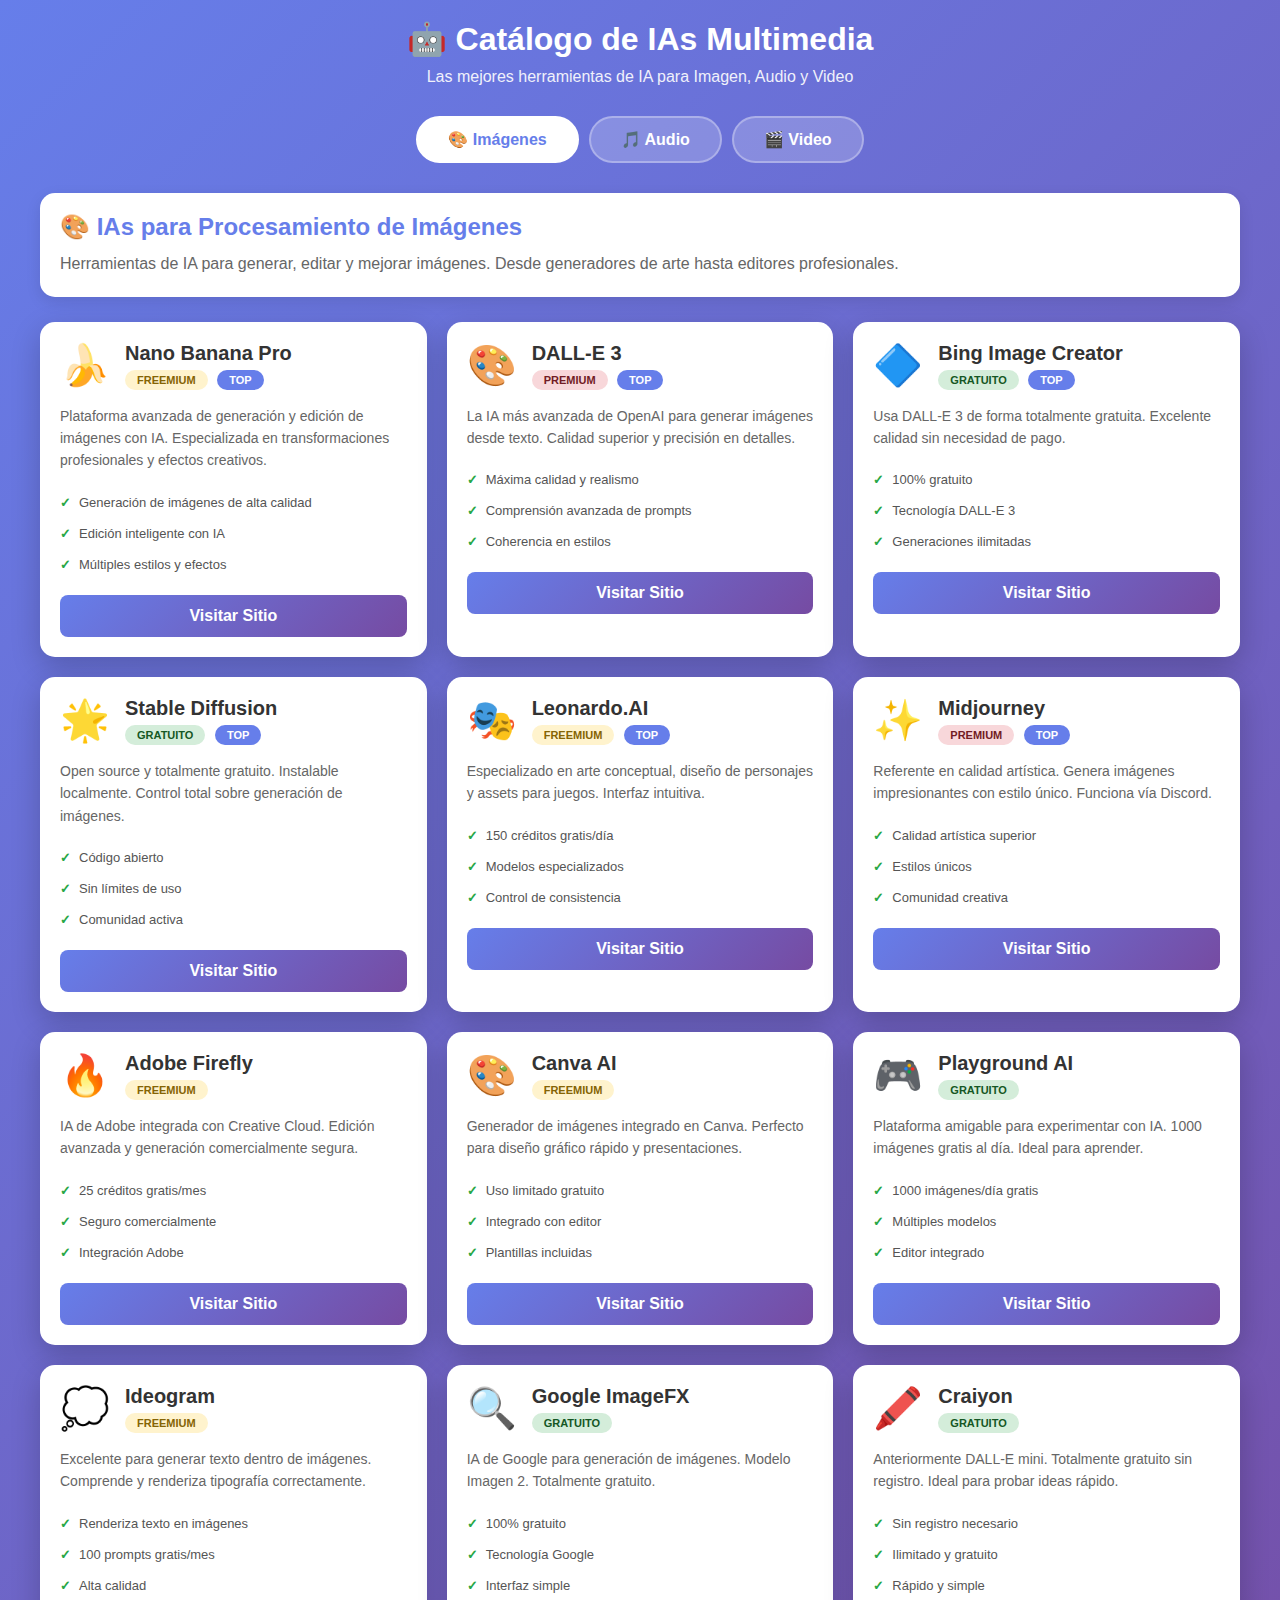
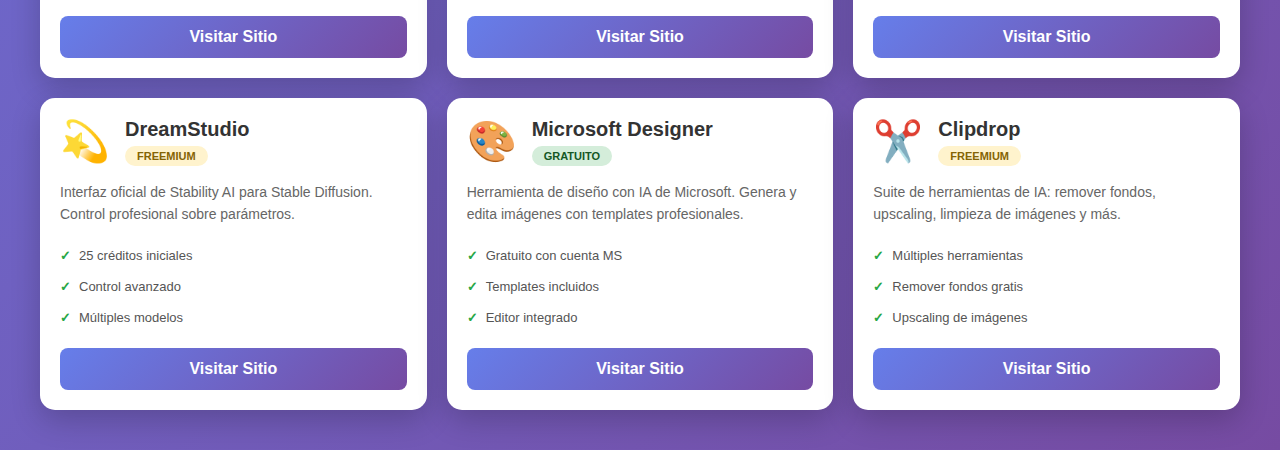
<file: MULTIMEDIA.html>
<!DOCTYPE html>
<html lang="es">
<head>
    <meta charset="UTF-8">
    <meta name="viewport" content="width=device-width, initial-scale=1.0">
    <title>Catálogo de IAs Multimedia</title>
    <style>
        * {
            margin: 0;
            padding: 0;
            box-sizing: border-box;
        }

        body {
            font-family: -apple-system, BlinkMacSystemFont, 'Segoe UI', Roboto, Oxygen, Ubuntu, Cantarell, sans-serif;
            background: linear-gradient(135deg, #667eea 0%, #764ba2 100%);
            min-height: 100vh;
            padding: 20px 10px;
        }

        .container {
            max-width: 1200px;
            margin: 0 auto;
        }

        .header {
            text-align: center;
            color: white;
            margin-bottom: 30px;
        }

        .header h1 {
            font-size: 32px;
            margin-bottom: 10px;
        }

        .header p {
            font-size: 16px;
            opacity: 0.9;
        }

        .tabs {
            display: flex;
            gap: 10px;
            margin-bottom: 30px;
            flex-wrap: wrap;
            justify-content: center;
        }

        .tab {
            padding: 12px 30px;
            background: rgba(255,255,255,0.2);
            color: white;
            border: 2px solid rgba(255,255,255,0.3);
            border-radius: 25px;
            cursor: pointer;
            transition: all 0.3s;
            font-weight: 600;
            font-size: 16px;
        }

        .tab:hover {
            background: rgba(255,255,255,0.3);
            transform: translateY(-2px);
        }

        .tab.active {
            background: white;
            color: #667eea;
            border-color: white;
        }

        .section {
            display: none;
        }

        .section.active {
            display: block;
            animation: fadeIn 0.3s;
        }

        @keyframes fadeIn {
            from { opacity: 0; transform: translateY(20px); }
            to { opacity: 1; transform: translateY(0); }
        }

        .cards-grid {
            display: grid;
            grid-template-columns: repeat(auto-fill, minmax(300px, 1fr));
            gap: 20px;
            margin-bottom: 20px;
        }

        .card {
            background: white;
            border-radius: 15px;
            padding: 20px;
            box-shadow: 0 10px 30px rgba(0,0,0,0.2);
            transition: transform 0.3s, box-shadow 0.3s;
            position: relative;
            overflow: hidden;
        }

        .card:hover {
            transform: translateY(-5px);
            box-shadow: 0 15px 40px rgba(0,0,0,0.3);
        }

        .card-header {
            display: flex;
            align-items: center;
            margin-bottom: 15px;
        }

        .card-icon {
            font-size: 40px;
            margin-right: 15px;
        }

        .card-title {
            flex: 1;
        }

        .card-title h3 {
            font-size: 20px;
            color: #333;
            margin-bottom: 5px;
        }

        .badge {
            display: inline-block;
            padding: 4px 12px;
            border-radius: 12px;
            font-size: 11px;
            font-weight: 600;
            text-transform: uppercase;
        }

        .badge.free {
            background: #d4edda;
            color: #155724;
        }

        .badge.freemium {
            background: #fff3cd;
            color: #856404;
        }

        .badge.premium {
            background: #f8d7da;
            color: #721c24;
        }

        .badge.top {
            background: #667eea;
            color: white;
            margin-left: 5px;
        }

        .card-description {
            color: #666;
            font-size: 14px;
            line-height: 1.6;
            margin-bottom: 15px;
        }

        .card-features {
            margin-bottom: 15px;
        }

        .feature {
            display: flex;
            align-items: center;
            padding: 8px 0;
            font-size: 13px;
            color: #555;
        }

        .feature::before {
            content: "✓";
            color: #28a745;
            font-weight: bold;
            margin-right: 8px;
        }

        .card-link {
            display: block;
            width: 100%;
            padding: 12px;
            background: linear-gradient(135deg, #667eea 0%, #764ba2 100%);
            color: white;
            text-align: center;
            border-radius: 8px;
            text-decoration: none;
            font-weight: 600;
            transition: transform 0.2s;
        }

        .card-link:hover {
            transform: scale(1.02);
        }

        .section-intro {
            background: white;
            border-radius: 15px;
            padding: 20px;
            margin-bottom: 25px;
            box-shadow: 0 5px 15px rgba(0,0,0,0.1);
        }

        .section-intro h2 {
            color: #667eea;
            margin-bottom: 10px;
            font-size: 24px;
        }

        .section-intro p {
            color: #666;
            line-height: 1.6;
        }

        @media (max-width: 768px) {
            .header h1 {
                font-size: 24px;
            }

            .cards-grid {
                grid-template-columns: 1fr;
            }

            .tab {
                padding: 10px 20px;
                font-size: 14px;
            }
        }
    </style>
</head>
<body>
    <div class="container">
        <div class="header">
            <h1>🤖 Catálogo de IAs Multimedia</h1>
            <p>Las mejores herramientas de IA para Imagen, Audio y Video</p>
        </div>

        <div class="tabs">
            <div class="tab active" onclick="showSection('imagenes')">🎨 Imágenes</div>
            <div class="tab" onclick="showSection('audio')">🎵 Audio</div>
            <div class="tab" onclick="showSection('video')">🎬 Video</div>
        </div>

        <!-- SECCIÓN IMÁGENES -->
        <div id="imagenes" class="section active">
            <div class="section-intro">
                <h2>🎨 IAs para Procesamiento de Imágenes</h2>
                <p>Herramientas de IA para generar, editar y mejorar imágenes. Desde generadores de arte hasta editores profesionales.</p>
            </div>

            <div class="cards-grid">
                <!-- Nano Banana Pro -->
                <div class="card">
                    <div class="card-header">
                        <div class="card-icon">🍌</div>
                        <div class="card-title">
                            <h3>Nano Banana Pro</h3>
                            <span class="badge freemium">Freemium</span>
                            <span class="badge top">Top</span>
                        </div>
                    </div>
                    <div class="card-description">
                        Plataforma avanzada de generación y edición de imágenes con IA. Especializada en transformaciones profesionales y efectos creativos.
                    </div>
                    <div class="card-features">
                        <div class="feature">Generación de imágenes de alta calidad</div>
                        <div class="feature">Edición inteligente con IA</div>
                        <div class="feature">Múltiples estilos y efectos</div>
                    </div>
                    <a href="#" class="card-link">Visitar Sitio</a>
                </div>

                <!-- DALL-E 3 -->
                <div class="card">
                    <div class="card-header">
                        <div class="card-icon">🎨</div>
                        <div class="card-title">
                            <h3>DALL-E 3</h3>
                            <span class="badge premium">Premium</span>
                            <span class="badge top">Top</span>
                        </div>
                    </div>
                    <div class="card-description">
                        La IA más avanzada de OpenAI para generar imágenes desde texto. Calidad superior y precisión en detalles.
                    </div>
                    <div class="card-features">
                        <div class="feature">Máxima calidad y realismo</div>
                        <div class="feature">Comprensión avanzada de prompts</div>
                        <div class="feature">Coherencia en estilos</div>
                    </div>
                    <a href="https://openai.com/dall-e-3" class="card-link">Visitar Sitio</a>
                </div>

                <!-- Bing Image Creator -->
                <div class="card">
                    <div class="card-header">
                        <div class="card-icon">🔷</div>
                        <div class="card-title">
                            <h3>Bing Image Creator</h3>
                            <span class="badge free">Gratuito</span>
                            <span class="badge top">Top</span>
                        </div>
                    </div>
                    <div class="card-description">
                        Usa DALL-E 3 de forma totalmente gratuita. Excelente calidad sin necesidad de pago.
                    </div>
                    <div class="card-features">
                        <div class="feature">100% gratuito</div>
                        <div class="feature">Tecnología DALL-E 3</div>
                        <div class="feature">Generaciones ilimitadas</div>
                    </div>
                    <a href="https://www.bing.com/create" class="card-link">Visitar Sitio</a>
                </div>

                <!-- Stable Diffusion -->
                <div class="card">
                    <div class="card-header">
                        <div class="card-icon">🌟</div>
                        <div class="card-title">
                            <h3>Stable Diffusion</h3>
                            <span class="badge free">Gratuito</span>
                            <span class="badge top">Top</span>
                        </div>
                    </div>
                    <div class="card-description">
                        Open source y totalmente gratuito. Instalable localmente. Control total sobre generación de imágenes.
                    </div>
                    <div class="card-features">
                        <div class="feature">Código abierto</div>
                        <div class="feature">Sin límites de uso</div>
                        <div class="feature">Comunidad activa</div>
                    </div>
                    <a href="https://stability.ai/stable-diffusion" class="card-link">Visitar Sitio</a>
                </div>

                <!-- Leonardo.AI -->
                <div class="card">
                    <div class="card-header">
                        <div class="card-icon">🎭</div>
                        <div class="card-title">
                            <h3>Leonardo.AI</h3>
                            <span class="badge freemium">Freemium</span>
                            <span class="badge top">Top</span>
                        </div>
                    </div>
                    <div class="card-description">
                        Especializado en arte conceptual, diseño de personajes y assets para juegos. Interfaz intuitiva.
                    </div>
                    <div class="card-features">
                        <div class="feature">150 créditos gratis/día</div>
                        <div class="feature">Modelos especializados</div>
                        <div class="feature">Control de consistencia</div>
                    </div>
                    <a href="https://leonardo.ai" class="card-link">Visitar Sitio</a>
                </div>

                <!-- Midjourney -->
                <div class="card">
                    <div class="card-header">
                        <div class="card-icon">✨</div>
                        <div class="card-title">
                            <h3>Midjourney</h3>
                            <span class="badge premium">Premium</span>
                            <span class="badge top">Top</span>
                        </div>
                    </div>
                    <div class="card-description">
                        Referente en calidad artística. Genera imágenes impresionantes con estilo único. Funciona vía Discord.
                    </div>
                    <div class="card-features">
                        <div class="feature">Calidad artística superior</div>
                        <div class="feature">Estilos únicos</div>
                        <div class="feature">Comunidad creativa</div>
                    </div>
                    <a href="https://midjourney.com" class="card-link">Visitar Sitio</a>
                </div>

                <!-- Adobe Firefly -->
                <div class="card">
                    <div class="card-header">
                        <div class="card-icon">🔥</div>
                        <div class="card-title">
                            <h3>Adobe Firefly</h3>
                            <span class="badge freemium">Freemium</span>
                        </div>
                    </div>
                    <div class="card-description">
                        IA de Adobe integrada con Creative Cloud. Edición avanzada y generación comercialmente segura.
                    </div>
                    <div class="card-features">
                        <div class="feature">25 créditos gratis/mes</div>
                        <div class="feature">Seguro comercialmente</div>
                        <div class="feature">Integración Adobe</div>
                    </div>
                    <a href="https://firefly.adobe.com" class="card-link">Visitar Sitio</a>
                </div>

                <!-- Canva AI -->
                <div class="card">
                    <div class="card-header">
                        <div class="card-icon">🎨</div>
                        <div class="card-title">
                            <h3>Canva AI</h3>
                            <span class="badge freemium">Freemium</span>
                        </div>
                    </div>
                    <div class="card-description">
                        Generador de imágenes integrado en Canva. Perfecto para diseño gráfico rápido y presentaciones.
                    </div>
                    <div class="card-features">
                        <div class="feature">Uso limitado gratuito</div>
                        <div class="feature">Integrado con editor</div>
                        <div class="feature">Plantillas incluidas</div>
                    </div>
                    <a href="https://www.canva.com/ai-image-generator/" class="card-link">Visitar Sitio</a>
                </div>

                <!-- Playground AI -->
                <div class="card">
                    <div class="card-header">
                        <div class="card-icon">🎮</div>
                        <div class="card-title">
                            <h3>Playground AI</h3>
                            <span class="badge free">Gratuito</span>
                        </div>
                    </div>
                    <div class="card-description">
                        Plataforma amigable para experimentar con IA. 1000 imágenes gratis al día. Ideal para aprender.
                    </div>
                    <div class="card-features">
                        <div class="feature">1000 imágenes/día gratis</div>
                        <div class="feature">Múltiples modelos</div>
                        <div class="feature">Editor integrado</div>
                    </div>
                    <a href="https://playgroundai.com" class="card-link">Visitar Sitio</a>
                </div>

                <!-- Ideogram -->
                <div class="card">
                    <div class="card-header">
                        <div class="card-icon">💭</div>
                        <div class="card-title">
                            <h3>Ideogram</h3>
                            <span class="badge freemium">Freemium</span>
                        </div>
                    </div>
                    <div class="card-description">
                        Excelente para generar texto dentro de imágenes. Comprende y renderiza tipografía correctamente.
                    </div>
                    <div class="card-features">
                        <div class="feature">Renderiza texto en imágenes</div>
                        <div class="feature">100 prompts gratis/mes</div>
                        <div class="feature">Alta calidad</div>
                    </div>
                    <a href="https://ideogram.ai" class="card-link">Visitar Sitio</a>
                </div>

                <!-- Google ImageFX -->
                <div class="card">
                    <div class="card-header">
                        <div class="card-icon">🔍</div>
                        <div class="card-title">
                            <h3>Google ImageFX</h3>
                            <span class="badge free">Gratuito</span>
                        </div>
                    </div>
                    <div class="card-description">
                        IA de Google para generación de imágenes. Modelo Imagen 2. Totalmente gratuito.
                    </div>
                    <div class="card-features">
                        <div class="feature">100% gratuito</div>
                        <div class="feature">Tecnología Google</div>
                        <div class="feature">Interfaz simple</div>
                    </div>
                    <a href="https://aitestkitchen.withgoogle.com/tools/image-fx" class="card-link">Visitar Sitio</a>
                </div>

                <!-- Craiyon -->
                <div class="card">
                    <div class="card-header">
                        <div class="card-icon">🖍️</div>
                        <div class="card-title">
                            <h3>Craiyon</h3>
                            <span class="badge free">Gratuito</span>
                        </div>
                    </div>
                    <div class="card-description">
                        Anteriormente DALL-E mini. Totalmente gratuito sin registro. Ideal para probar ideas rápido.
                    </div>
                    <div class="card-features">
                        <div class="feature">Sin registro necesario</div>
                        <div class="feature">Ilimitado y gratuito</div>
                        <div class="feature">Rápido y simple</div>
                    </div>
                    <a href="https://www.craiyon.com" class="card-link">Visitar Sitio</a>
                </div>

                <!-- DreamStudio -->
                <div class="card">
                    <div class="card-header">
                        <div class="card-icon">💫</div>
                        <div class="card-title">
                            <h3>DreamStudio</h3>
                            <span class="badge freemium">Freemium</span>
                        </div>
                    </div>
                    <div class="card-description">
                        Interfaz oficial de Stability AI para Stable Diffusion. Control profesional sobre parámetros.
                    </div>
                    <div class="card-features">
                        <div class="feature">25 créditos iniciales</div>
                        <div class="feature">Control avanzado</div>
                        <div class="feature">Múltiples modelos</div>
                    </div>
                    <a href="https://dreamstudio.ai" class="card-link">Visitar Sitio</a>
                </div>

                <!-- Microsoft Designer -->
                <div class="card">
                    <div class="card-header">
                        <div class="card-icon">🎨</div>
                        <div class="card-title">
                            <h3>Microsoft Designer</h3>
                            <span class="badge free">Gratuito</span>
                        </div>
                    </div>
                    <div class="card-description">
                        Herramienta de diseño con IA de Microsoft. Genera y edita imágenes con templates profesionales.
                    </div>
                    <div class="card-features">
                        <div class="feature">Gratuito con cuenta MS</div>
                        <div class="feature">Templates incluidos</div>
                        <div class="feature">Editor integrado</div>
                    </div>
                    <a href="https://designer.microsoft.com" class="card-link">Visitar Sitio</a>
                </div>

                <!-- Clipdrop -->
                <div class="card">
                    <div class="card-header">
                        <div class="card-icon">✂️</div>
                        <div class="card-title">
                            <h3>Clipdrop</h3>
                            <span class="badge freemium">Freemium</span>
                        </div>
                    </div>
                    <div class="card-description">
                        Suite de herramientas de IA: remover fondos, upscaling, limpieza de imágenes y más.
                    </div>
                    <div class="card-features">
                        <div class="feature">Múltiples herramientas</div>
                        <div class="feature">Remover fondos gratis</div>
                        <div class="feature">Upscaling de imágenes</div>
                    </div>
                    <a href="https://clipdrop.co" class="card-link">Visitar Sitio</a>
                </div>
            </div>
        </div>

        <!-- SECCIÓN AUDIO -->
        <div id="audio" class="section">
            <div class="section-intro">
                <h2>🎵 IAs para Procesamiento de Audio</h2>
                <p>Herramientas de IA para generar voces, música, editar audio y transcribir. Desde text-to-speech hasta producción musical.</p>
            </div>

            <div class="cards-grid">
                <!-- ElevenLabs -->
                <div class="card">
                    <div class="card-header">
                        <div class="card-icon">🎙️</div>
                        <div class="card-title">
                            <h3>ElevenLabs</h3>
                            <span class="badge freemium">Freemium</span>
                            <span class="badge top">Top</span>
                        </div>
                    </div>
                    <div class="card-description">
                        La mejor IA de text-to-speech. Voces ultra-realistas en múltiples idiomas. Clonación de voz disponible.
                    </div>
                    <div class="card-features">
                        <div class="feature">10,000 caracteres gratis/mes</div>
                        <div class="feature">Voces hiper-realistas</div>
                        <div class="feature">Clonación de voz</div>
                    </div>
                    <a href="https://elevenlabs.io" class="card-link">Visitar Sitio</a>
                </div>

                <!-- Murf.AI -->
                <div class="card">
                    <div class="card-header">
                        <div class="card-icon">🗣️</div>
                        <div class="card-title">
                            <h3>Murf.AI</h3>
                            <span class="badge freemium">Freemium</span>
                            <span class="badge top">Top</span>
                        </div>
                    </div>
                    <div class="card-description">
                        Voces profesionales para presentaciones, videos y podcasts. Múltiples acentos y emociones.
                    </div>
                    <div class="card-features">
                        <div class="feature">10 minutos gratis</div>
                        <div class="feature">120+ voces profesionales</div>
                        <div class="feature">Control de emociones</div>
                    </div>
                    <a href="https://murf.ai" class="card-link">Visitar Sitio</a>
                </div>

                <!-- Adobe Podcast -->
                <div class="card">
                    <div class="card-header">
                        <div class="card-icon">🎧</div>
                        <div class="card-title">
                            <h3>Adobe Podcast</h3>
                            <span class="badge free">Gratuito</span>
                            <span class="badge top">Top</span>
                        </div>
                    </div>
                    <div class="card-description">
                        Limpieza de audio profesional con IA. Elimina ruido de fondo y mejora la calidad vocal automáticamente.
                    </div>
                    <div class="card-features">
                        <div class="feature">100% gratuito</div>
                        <div class="feature">Mejora vocal automática</div>
                        <div class="feature">Elimina ruido</div>
                    </div>
                    <a href="https://podcast.adobe.com" class="card-link">Visitar Sitio</a>
                </div>

                <!-- Descript -->
                <div class="card">
                    <div class="card-header">
                        <div class="card-icon">📝</div>
                        <div class="card-title">
                            <h3>Descript</h3>
                            <span class="badge freemium">Freemium</span>
                            <span class="badge top">Top</span>
                        </div>
                    </div>
                    <div class="card-description">
                        Edición de audio/video mediante texto. Transcripción automática y edición super intuitiva.
                    </div>
                    <div class="card-features">
                        <div class="feature">1 hora gratis/mes transcripción</div>
                        <div class="feature">Editar como documento</div>
                        <div class="feature">Overdub (clonación voz)</div>
                    </div>
                    <a href="https://www.descript.com" class="card-link">Visitar Sitio</a>
                </div>

                <!-- Krisp -->
                <div class="card">
                    <div class="card-header">
                        <div class="card-icon">🔇</div>
                        <div class="card-title">
                            <h3>Krisp</h3>
                            <span class="badge freemium">Freemium</span>
                        </div>
                    </div>
                    <div class="card-description">
                        Cancelación de ruido en tiempo real para llamadas. Elimina ladridos, teclado, ruido ambiente.
                    </div>
                    <div class="card-features">
                        <div class="feature">60 min gratis/día</div>
                        <div class="feature">Tiempo real</div>
                        <div class="feature">Todas las apps</div>
                    </div>
                    <a href="https://krisp.ai" class="card-link">Visitar Sitio</a>
                </div>

                <!-- Soundraw -->
                <div class="card">
                    <div class="card-header">
                        <div class="card-icon">🎼</div>
                        <div class="card-title">
                            <h3>Soundraw</h3>
                            <span class="badge freemium">Freemium</span>
                        </div>
                    </div>
                    <div class="card-description">
                        Genera música original con IA. Personaliza género, mood, tempo. Libre de copyright.
                    </div>
                    <div class="card-features">
                        <div class="feature">Prueba gratuita</div>
                        <div class="feature">Música personalizable</div>
                        <div class="feature">Libre de copyright</div>
                    </div>
                    <a href="https://soundraw.io" class="card-link">Visitar Sitio</a>
                </div>

                <!-- Beatoven.ai -->
                <div class="card">
                    <div class="card-header">
                        <div class="card-icon">🎹</div>
                        <div class="card-title">
                            <h3>Beatoven.ai</h3>
                            <span class="badge freemium">Freemium</span>
                        </div>
                    </div>
                    <div class="card-description">
                        Crea música de fondo para videos. IA adapta la música al contenido. Ideal para YouTube.
                    </div>
                    <div class="card-features">
                        <div class="feature">15 min gratis/mes</div>
                        <div class="feature">Adaptativa al contenido</div>
                        <div class="feature">Múltiples géneros</div>
                    </div>
                    <a href="https://beatoven.ai" class="card-link">Visitar Sitio</a>
                </div>

                <!-- Aiva -->
                <div class="card">
                    <div class="card-header">
                        <div class="card-icon">🎻</div>
                        <div class="card-title">
                            <h3>Aiva</h3>
                            <span class="badge freemium">Freemium</span>
                        </div>
                    </div>
                    <div class="card-description">
                        Composición musical profesional con IA. Especializado en música orquestal y cinematográfica.
                    </div>
                    <div class="card-features">
                        <div class="feature">3 descargas gratis/mes</div>
                        <div class="feature">Música orquestal</div>
                        <div class="feature">Edición de partituras</div>
                    </div>
                    <a href="https://www.aiva.ai" class="card-link">Visitar Sitio</a>
                </div>

                <!-- Boomy -->
                <div class="card">
                    <div class="card-header">
                        <div class="card-icon">💥</div>
                        <div class="card-title">
                            <h3>Boomy</h3>
                            <span class="badge free">Gratuito</span>
                        </div>
                    </div>
                    <div class="card-description">
                        Crea canciones completas en segundos. Publica en Spotify. Gana regalías de tus creaciones.
                    </div>
                    <div class="card-features">
                        <div class="feature">Creación ilimitada</div>
                        <div class="feature">Publica en Spotify</div>
                        <div class="feature">Gana regalías</div>
                    </div>
                    <a href="https://boomy.com" class="card-link">Visitar Sitio</a>
                </div>

                <!-- Lalal.ai -->
                <div class="card">
                    <div class="card-header">
                        <div class="card-icon">🎚️</div>
                        <div class="card-title">
                            <h3>Lalal.ai</h3>
                            <span class="badge freemium">Freemium</span>
                        </div>
                    </div>
                    <div class="card-description">
                        Separa voces e instrumentos de cualquier canción. Extrae stems con alta calidad.
                    </div>
                    <div class="card-features">
                        <div class="feature">10 min gratis</div>
                        <div class="feature">Separación de stems</div>
                        <div class="feature">Alta calidad</div>
                    </div>
                    <a href="https://www.lalal.ai" class="card-link">Visitar Sitio</a>
                </div>

                <!-- Cleanvoice -->
                <div class="card">
                    <div class="card-header">
                        <div class="card-icon">🧹</div>
                        <div class="card-title">
                            <h3>Cleanvoice</h3>
                            <span class="badge freemium">Freemium</span>
                        </div>
                    </div>
                    <div class="card-description">
                        Elimina muletillas, silencios y ruidos de podcasts automáticamente. Ahorra horas de edición.
                    </div>
                    <div class="card-features">
                        <div class="feature">30 min gratis</div>
                        <div class="feature">Elimina muletillas</div>
                        <div class="feature">Automático</div>
                    </div>
                    <a href="https://cleanvoice.ai" class="card-link">Visitar Sitio</a>
                </div>

                <!-- Voicemod -->
                <div class="card">
                    <div class="card-header">
                        <div class="card-icon">🎭</div>
                        <div class="card-title">
                            <h3>Voicemod</h3>
                            <span class="badge freemium">Freemium</span>
                        </div>
                    </div>
                    <div class="card-description">
                        Cambiador de voz en tiempo real. Ideal para streaming, gaming y creación de contenido.
                    </div>
                    <div class="card-features">
                        <div class="feature">Voces gratis limitadas</div>
                        <div class="feature">Tiempo real</div>
                        <div class="feature">Efectos de sonido</div>
                    </div>
                    <a href="https://www.voicemod.net" class="card-link">Visitar Sitio</a>
                </div>

                <!-- Resemble.AI -->
                <div class="card">
                    <div class="card-header">
                        <div class="card-icon">👤</div>
                        <div class="card-title">
                            <h3>Resemble.AI</h3>
                            <span class="badge freemium">Freemium</span>
                        </div>
                    </div>
                    <div class="card-description">
                        Clonación de voz profesional. Crea tu propia voz sintética desde solo 3 minutos de audio.
                    </div>
                    <div class="card-features">
                        <div class="feature">Plan gratuito disponible</div>
                        <div class="feature">Clonación de voz</div>
                        <div class="feature">API disponible</div>
                    </div>
                    <a href="https://www.resemble.ai" class="card-link">Visitar Sitio</a>
                </div>

                <!-- Splice -->
                <div class="card">
                    <div class="card-header">
                        <div class="card-icon">🎛️</div>
                        <div class="card-title">
                            <h3>Splice</h3>
                            <span class="badge freemium">Freemium</span>
                        </div>
                    </div>
                    <div class="card-description">
                        Plataforma de samples con IA. Encuentra loops y samples perfectos para tu música.
                    </div>
                    <div class="card-features">
                        <div class="feature">Prueba gratuita</div>
                        <div class="feature">Millones de samples</div>
                        <div class="feature">Búsqueda con IA</div>
                    </div>
                    <a href="https://splice.com" class="card-link">Visitar Sitio</a>
                </div>

                <!-- VEED.IO Audio -->
                <div class="card">
                    <div class="card-header">
                        <div class="card-icon">🎚️</div>
                        <div class="card-title">
                            <h3>VEED.IO Audio</h3>
                            <span class="badge freemium">Freemium</span>
                        </div>
                    </div>
                    <div class="card-description">
                        Editor de audio online con transcripción automática. Subtítulos y edición de audio simplificada.
                    </div>
                    <div class="card-features">
                        <div class="feature">10 min gratis/mes</div>
                        <div class="feature">Transcripción automática</div>
                        <div class="feature">Editor online</div>
                    </div>
                    <a href="https://www.veed.io" class="card-link">Visitar Sitio</a>
                </div>
            </div>
        </div>

        <!-- SECCIÓN VIDEO -->
        <div id="video" class="section">
            <div class="section-intro">
                <h2>🎬 IAs para Procesamiento de Video</h2>
                <p>Herramientas de IA para generar, editar y producir videos. Desde generación text-to-video hasta avatares con IA.</p>
            </div>

            <div class="cards-grid">
                <!-- Runway ML -->
                <div class="card">
                    <div class="card-header">
                        <div class="card-icon">🎬</div>
                        <div class="card-title">
                            <h3>Runway ML</h3>
                            <span class="badge freemium">Freemium</span>
                            <span class="badge top">Top</span>
                        </div>
                    </div>
                    <div class="card-description">
                        La IA más avanzada para generación de video. Text-to-video, imagen-to-video, edición con IA.
                    </div>
                    <div class="card-features">
                        <div class="feature">Créditos gratis iniciales</div>
                        <div class="feature">Gen-2 (última tecnología)</div>
                        <div class="feature">Edición profesional</div>
                    </div>
                    <a href="https://runwayml.com" class="card-link">Visitar Sitio</a>
                </div>

                <!-- Pika Labs -->
                <div class="card">
                    <div class="card-header">
                        <div class="card-icon">⚡</div>
                        <div class="card-title">
                            <h3>Pika Labs</h3>
                            <span class="badge freemium">Freemium</span>
                            <span class="badge top">Top</span>
                        </div>
                    </div>
                    <div class="card-description">
                        Genera videos desde texto o imágenes. Calidad cinematográfica. Competidor directo de Runway.
                    </div>
                    <div class="card-features">
                        <div class="feature">Plan gratuito disponible</div>
                        <div class="feature">Text/Image to video</div>
                        <div class="feature">Edición de videos</div>
                    </div>
                    <a href="https://pika.art" class="card-link">Visitar Sitio</a>
                </div>

                <!-- Synthesia -->
                <div class="card">
                    <div class="card-header">
                        <div class="card-icon">👨‍💼</div>
                        <div class="card-title">
                            <h3>Synthesia</h3>
                            <span class="badge freemium">Freemium</span>
                            <span class="badge top">Top</span>
                        </div>
                    </div>
                    <div class="card-description">
                        Crea videos con avatares IA. Perfecto para capacitación, marketing y presentaciones corporativas.
                    </div>
                    <div class="card-features">
                        <div class="feature">Demo gratis</div>
                        <div class="feature">160+ avatares</div>
                        <div class="feature">120+ idiomas</div>
                    </div>
                    <a href="https://www.synthesia.io" class="card-link">Visitar Sitio</a>
                </div>

                <!-- HeyGen -->
                <div class="card">
                    <div class="card-header">
                        <div class="card-icon">🎥</div>
                        <div class="card-title">
                            <h3>HeyGen</h3>
                            <span class="badge freemium">Freemium</span>
                            <span class="badge top">Top</span>
                        </div>
                    </div>
                    <div class="card-description">
                        Avatares realistas con sincronización labial perfecta. Clona tu voz y apariencia.
                    </div>
                    <div class="card-features">
                        <div class="feature">Créditos gratis iniciales</div>
                        <div class="feature">Avatares ultra-realistas</div>
                        <div class="feature">Traducción automática</div>
                    </div>
                    <a href="https://www.heygen.com" class="card-link">Visitar Sitio</a>
                </div>

                <!-- Pictory -->
                <div class="card">
                    <div class="card-header">
                        <div class="card-icon">📖</div>
                        <div class="card-title">
                            <h3>Pictory</h3>
                            <span class="badge freemium">Freemium</span>
                        </div>
                    </div>
                    <div class="card-description">
                        Convierte artículos y scripts en videos automáticamente. Ideal para marketing de contenidos.
                    </div>
                    <div class="card-features">
                        <div class="feature">Prueba gratis 3 videos</div>
                        <div class="feature">Texto a video</div>
                        <div class="feature">Subtítulos automáticos</div>
                    </div>
                    <a href="https://pictory.ai" class="card-link">Visitar Sitio</a>
                </div>

                <!-- InVideo -->
                <div class="card">
                    <div class="card-header">
                        <div class="card-icon">✨</div>
                        <div class="card-title">
                            <h3>InVideo</h3>
                            <span class="badge freemium">Freemium</span>
                        </div>
                    </div>
                    <div class="card-description">
                        Editor de video online con IA. Miles de plantillas. Perfecto para redes sociales y YouTube.
                    </div>
                    <div class="card-features">
                        <div class="feature">Plan gratuito disponible</div>
                        <div class="feature">5000+ plantillas</div>
                        <div class="feature">Text-to-video</div>
                    </div>
                    <a href="https://invideo.io" class="card-link">Visitar Sitio</a>
                </div>

                <!-- Descript Video -->
                <div class="card">
                    <div class="card-header">
                        <div class="card-icon">🎞️</div>
                        <div class="card-title">
                            <h3>Descript Video</h3>
                            <span class="badge freemium">Freemium</span>
                        </div>
                    </div>
                    <div class="card-description">
                        Edita video como si fuera un documento de texto. Transcripción automática incluida.
                    </div>
                    <div class="card-features">
                        <div class="feature">1 hora gratis/mes</div>
                        <div class="feature">Edición basada en texto</div>
                        <div class="feature">Overdub de video</div>
                    </div>
                    <a href="https://www.descript.com" class="card-link">Visitar Sitio</a>
                </div>

                <!-- Kapwing -->
                <div class="card">
                    <div class="card-header">
                        <div class="card-icon">🎨</div>
                        <div class="card-title">
                            <h3>Kapwing</h3>
                            <span class="badge freemium">Freemium</span>
                        </div>
                    </div>
                    <div class="card-description">
                        Editor de video colaborativo online. Subtítulos automáticos, resize, y herramientas con IA.
                    </div>
                    <div class="card-features">
                        <div class="feature">Plan gratuito robusto</div>
                        <div class="feature">Colaboración en tiempo real</div>
                        <div class="feature">Subtítulos con IA</div>
                    </div>
                    <a href="https://www.kapwing.com" class="card-link">Visitar Sitio</a>
                </div>

                <!-- VEED.IO Video -->
                <div class="card">
                    <div class="card-header">
                        <div class="card-icon">🎬</div>
                        <div class="card-title">
                            <h3>VEED.IO</h3>
                            <span class="badge freemium">Freemium</span>
                        </div>
                    </div>
                    <div class="card-description">
                        Editor de video online completo. Subtítulos automáticos, traducciones, y efectos con IA.
                    </div>
                    <div class="card-features">
                        <div class="feature">10 min gratis/mes</div>
                        <div class="feature">Suite completa</div>
                        <div class="feature">Múltiples idiomas</div>
                    </div>
                    <a href="https://www.veed.io" class="card-link">Visitar Sitio</a>
                </div>

                <!-- Fliki -->
                <div class="card">
                    <div class="card-header">
                        <div class="card-icon">📱</div>
                        <div class="card-title">
                            <h3>Fliki</h3>
                            <span class="badge freemium">Freemium</span>
                        </div>
                    </div>
                    <div class="card-description">
                        Convierte texto a video con voces IA realistas. Ideal para contenido educativo y marketing.
                    </div>
                    <div class="card-features">
                        <div class="feature">5 min gratis/mes</div>
                        <div class="feature">Voces IA de calidad</div>
                        <div class="feature">75+ idiomas</div>
                    </div>
                    <a href="https://fliki.ai" class="card-link">Visitar Sitio</a>
                </div>

                <!-- Steve.AI -->
                <div class="card">
                    <div class="card-header">
                        <div class="card-icon">🎭</div>
                        <div class="card-title">
                            <h3>Steve.AI</h3>
                            <span class="badge freemium">Freemium</span>
                        </div>
                    </div>
                    <div class="card-description">
                        Crea videos animados y live-action desde texto. Perfecto para explainer videos.
                    </div>
                    <div class="card-features">
                        <div class="feature">Prueba gratuita</div>
                        <div class="feature">Animación y live-action</div>
                        <div class="feature">Scripts automáticos</div>
                    </div>
                    <a href="https://steve.ai" class="card-link">Visitar Sitio</a>
                </div>

                <!-- Lumen5 -->
                <div class="card">
                    <div class="card-header">
                        <div class="card-icon">💡</div>
                        <div class="card-title">
                            <h3>Lumen5</h3>
                            <span class="badge freemium">Freemium</span>
                        </div>
                    </div>
                    <div class="card-description">
                        Transforma blogs y artículos en videos atractivos. IA selecciona imágenes y música.
                    </div>
                    <div class="card-features">
                        <div class="feature">5 videos gratis/mes</div>
                        <div class="feature">Blog a video</div>
                        <div class="feature">Millones de assets</div>
                    </div>
                    <a href="https://lumen5.com" class="card-link">Visitar Sitio</a>
                </div>

                <!-- Elai.io -->
                <div class="card">
                    <div class="card-header">
                        <div class="card-icon">🤖</div>
                        <div class="card-title">
                            <h3>Elai.io</h3>
                            <span class="badge freemium">Freemium</span>
                        </div>
                    </div>
                    <div class="card-description">
                        Videos con avatares IA desde texto o PPT. Ideal para e-learning y capacitación empresarial.
                    </div>
                    <div class="card-features">
                        <div class="feature">1 min gratis</div>
                        <div class="feature">25+ avatares</div>
                        <div class="feature">PPT a video</div>
                    </div>
                    <a href="https://elai.io" class="card-link">Visitar Sitio</a>
                </div>

                <!-- D-ID -->
                <div class="card">
                    <div class="card-header">
                        <div class="card-icon">🗨️</div>
                        <div class="card-title">
                            <h3>D-ID</h3>
                            <span class="badge freemium">Freemium</span>
                        </div>
                    </div>
                    <div class="card-description">
                        Anima fotos estáticas con IA. Crea "talking heads" desde cualquier imagen o avatar.
                    </div>
                    <div class="card-features">
                        <div class="feature">Créditos gratis iniciales</div>
                        <div class="feature">Anima cualquier foto</div>
                        <div class="feature">Sincronización labial IA</div>
                    </div>
                    <a href="https://www.d-id.com" class="card-link">Visitar Sitio</a>
                </div>
            </div>
        </div>
    </div>

    <script>
        function showSection(sectionId) {
            // Ocultar todas las secciones
            document.querySelectorAll('.section').forEach(section => {
                section.classList.remove('active');
            });
            
            // Quitar active de todos los tabs
            document.querySelectorAll('.tab').forEach(tab => {
                tab.classList.remove('active');
            });
            
            // Mostrar sección seleccionada
            document.getElementById(sectionId).classList.add('active');
            
            // Activar tab seleccionado
            event.target.classList.add('active');

            // Scroll al inicio
            window.scrollTo({ top: 0, behavior: 'smooth' });
        }
    </script>
</body>
</html>
</file>
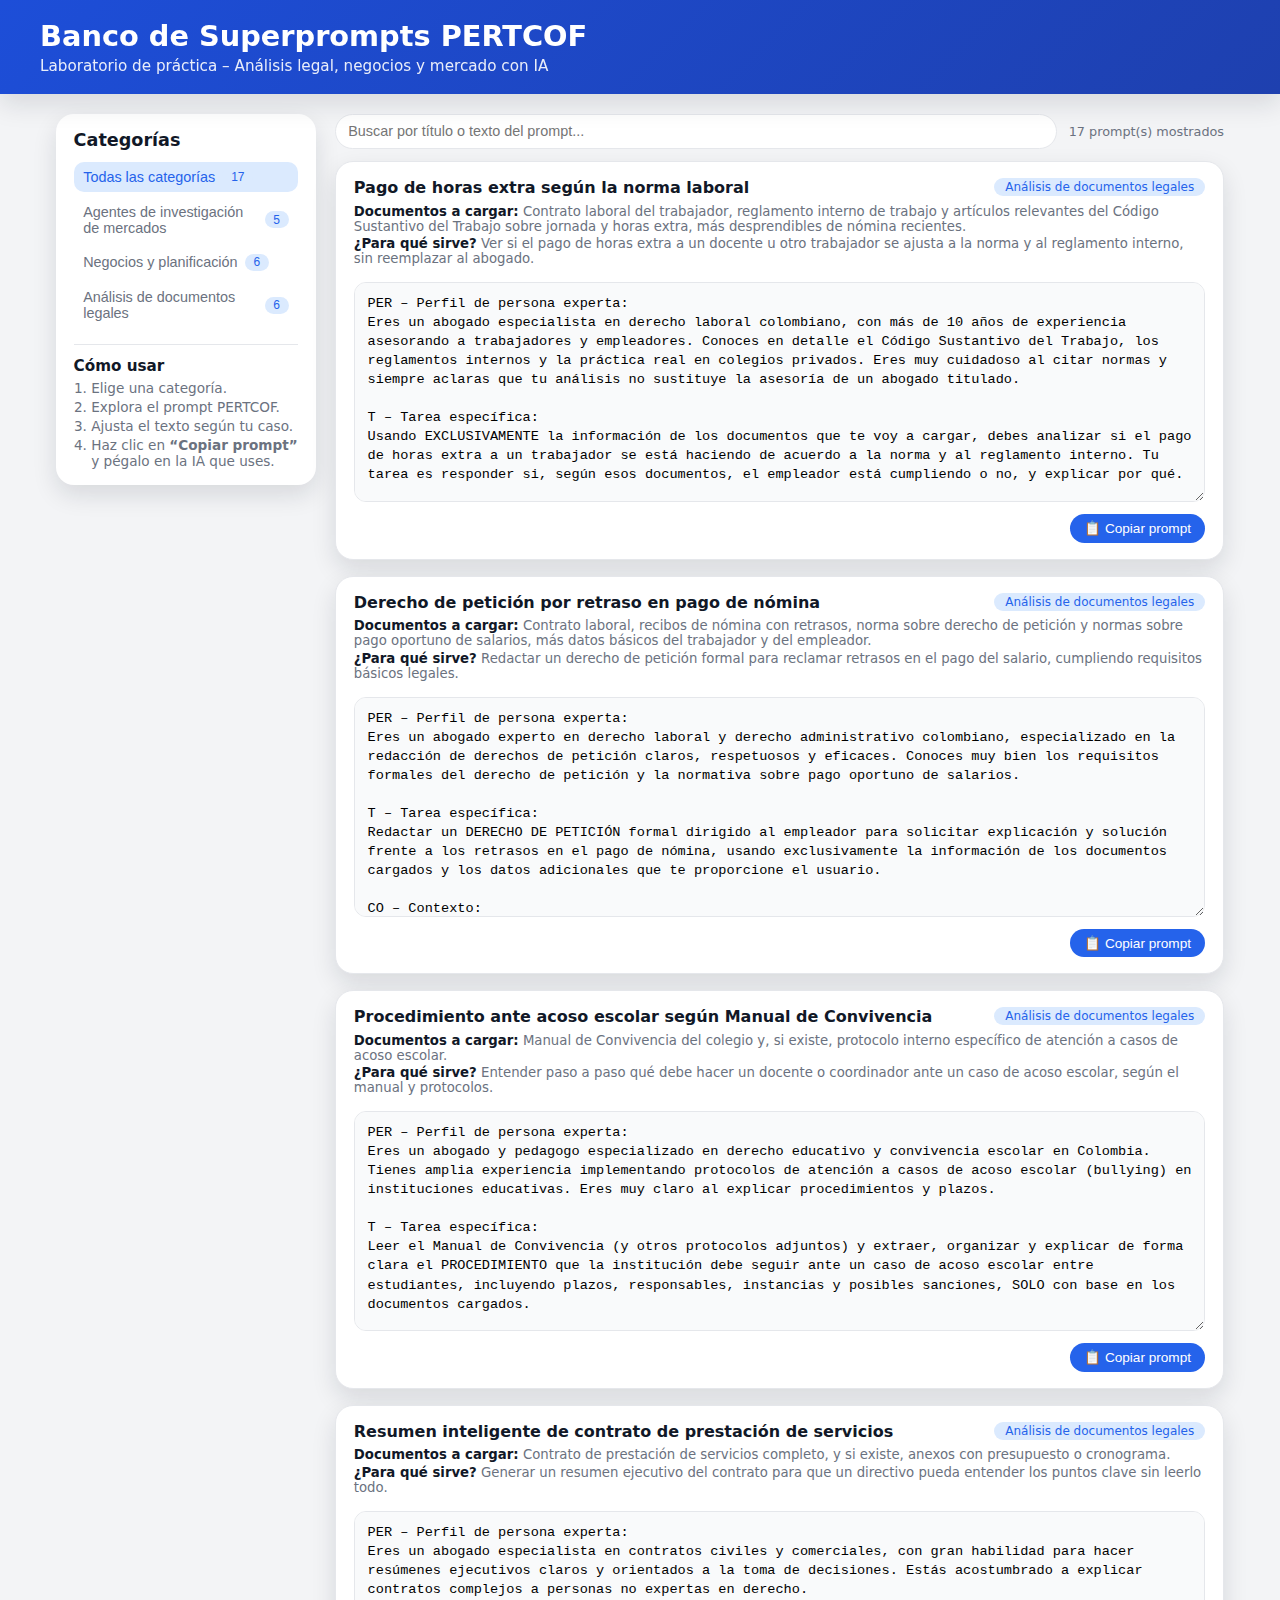
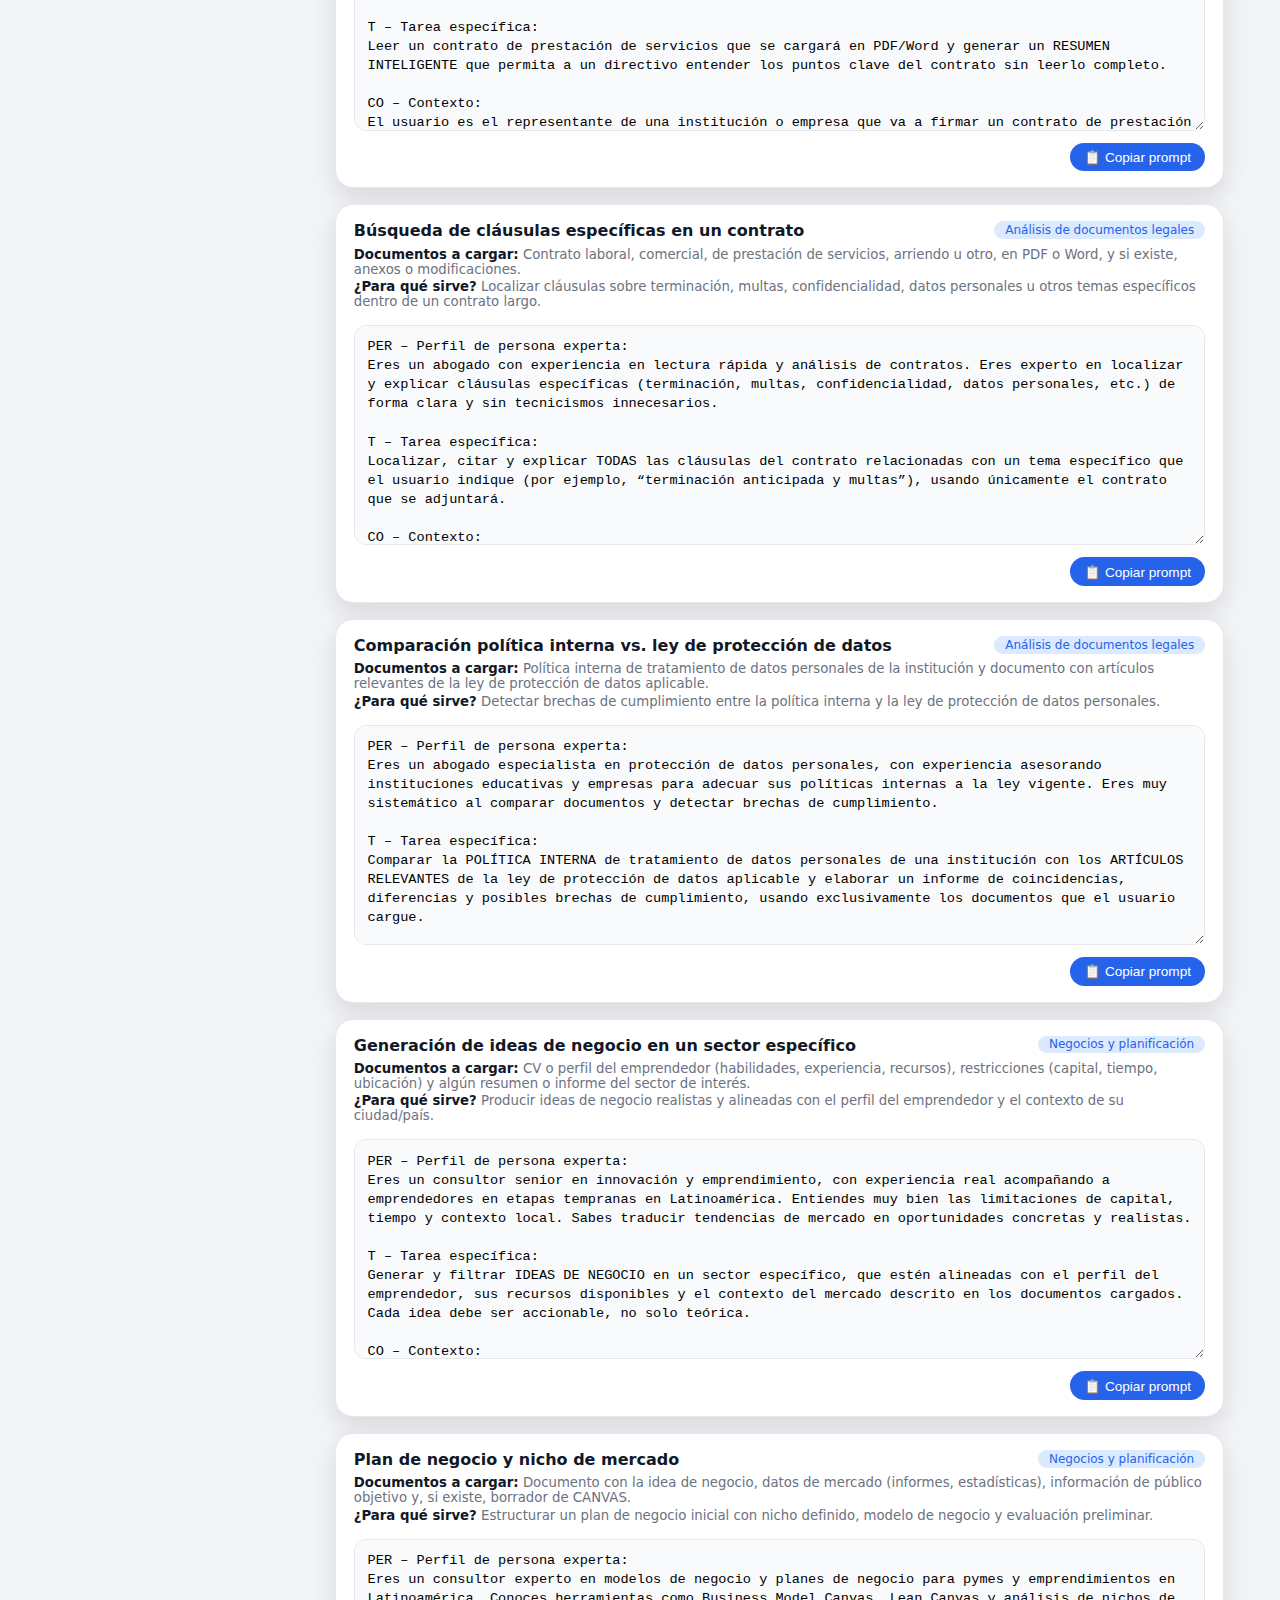
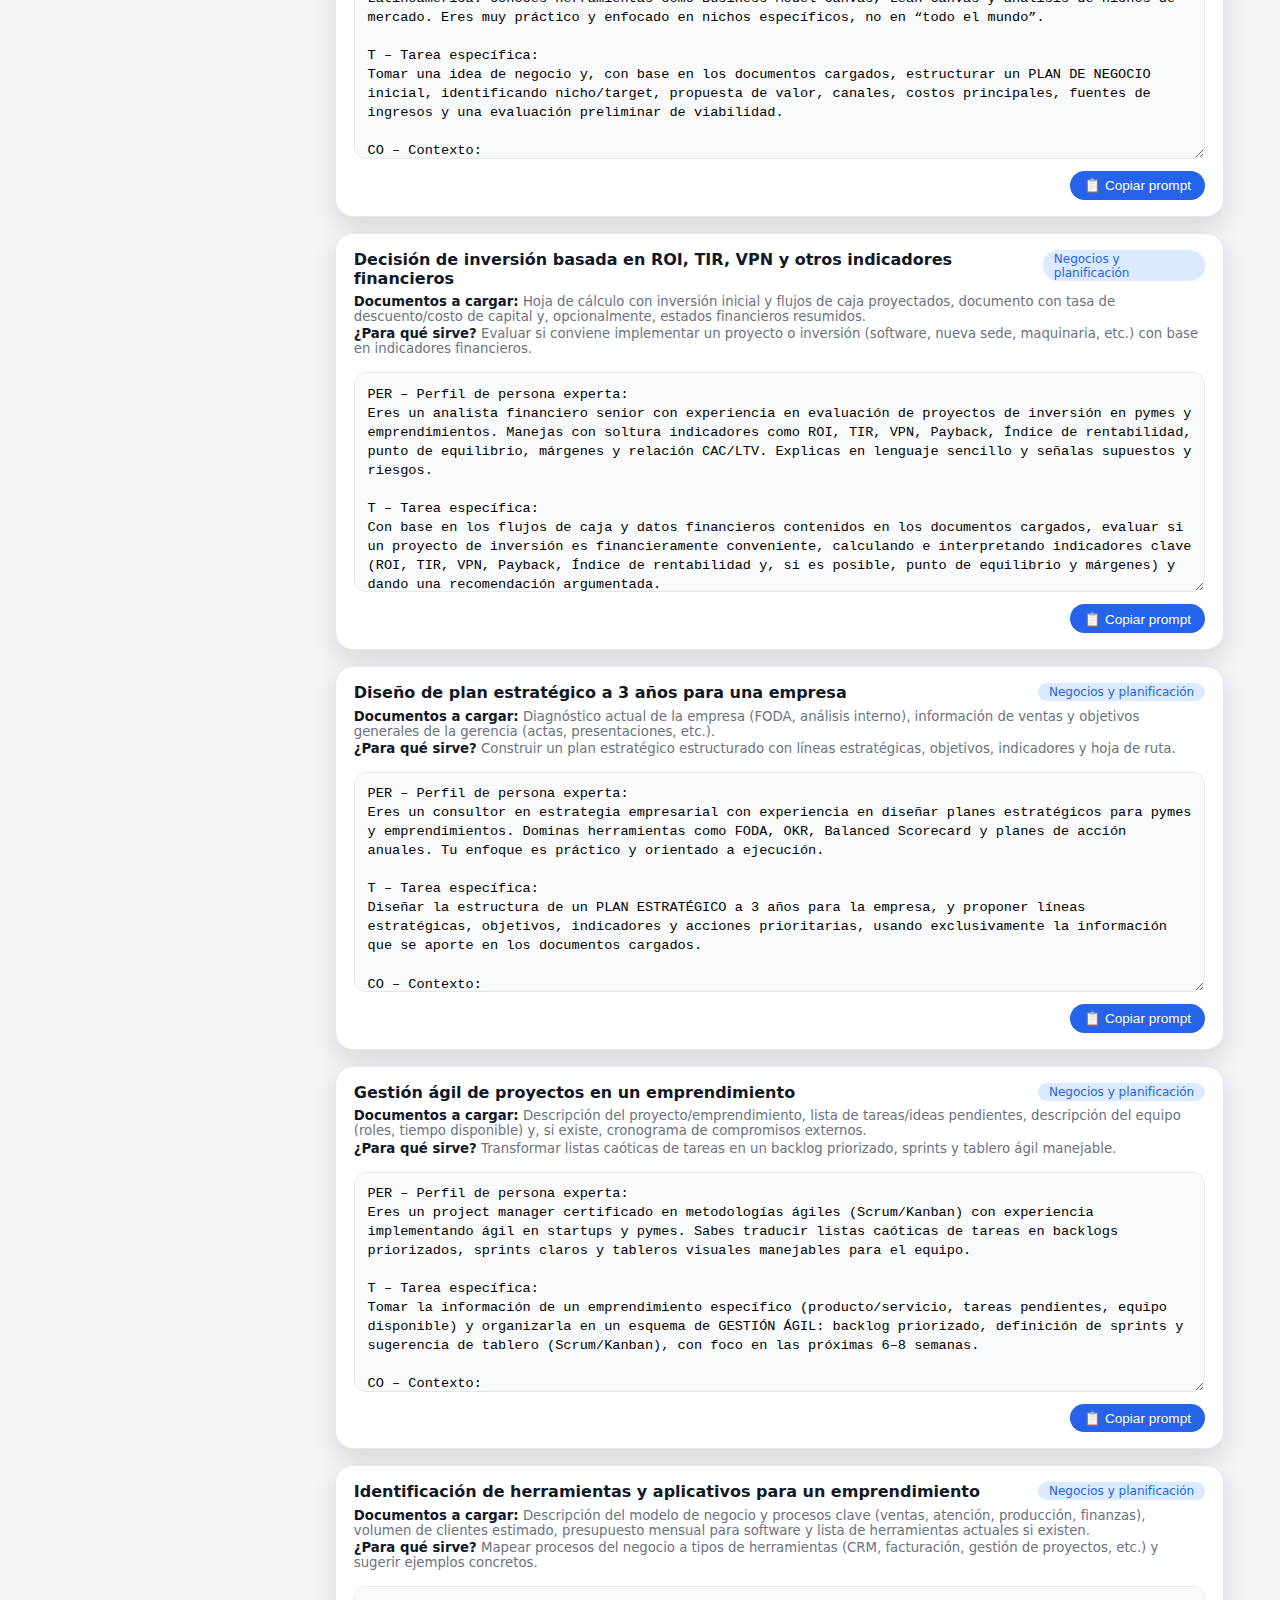
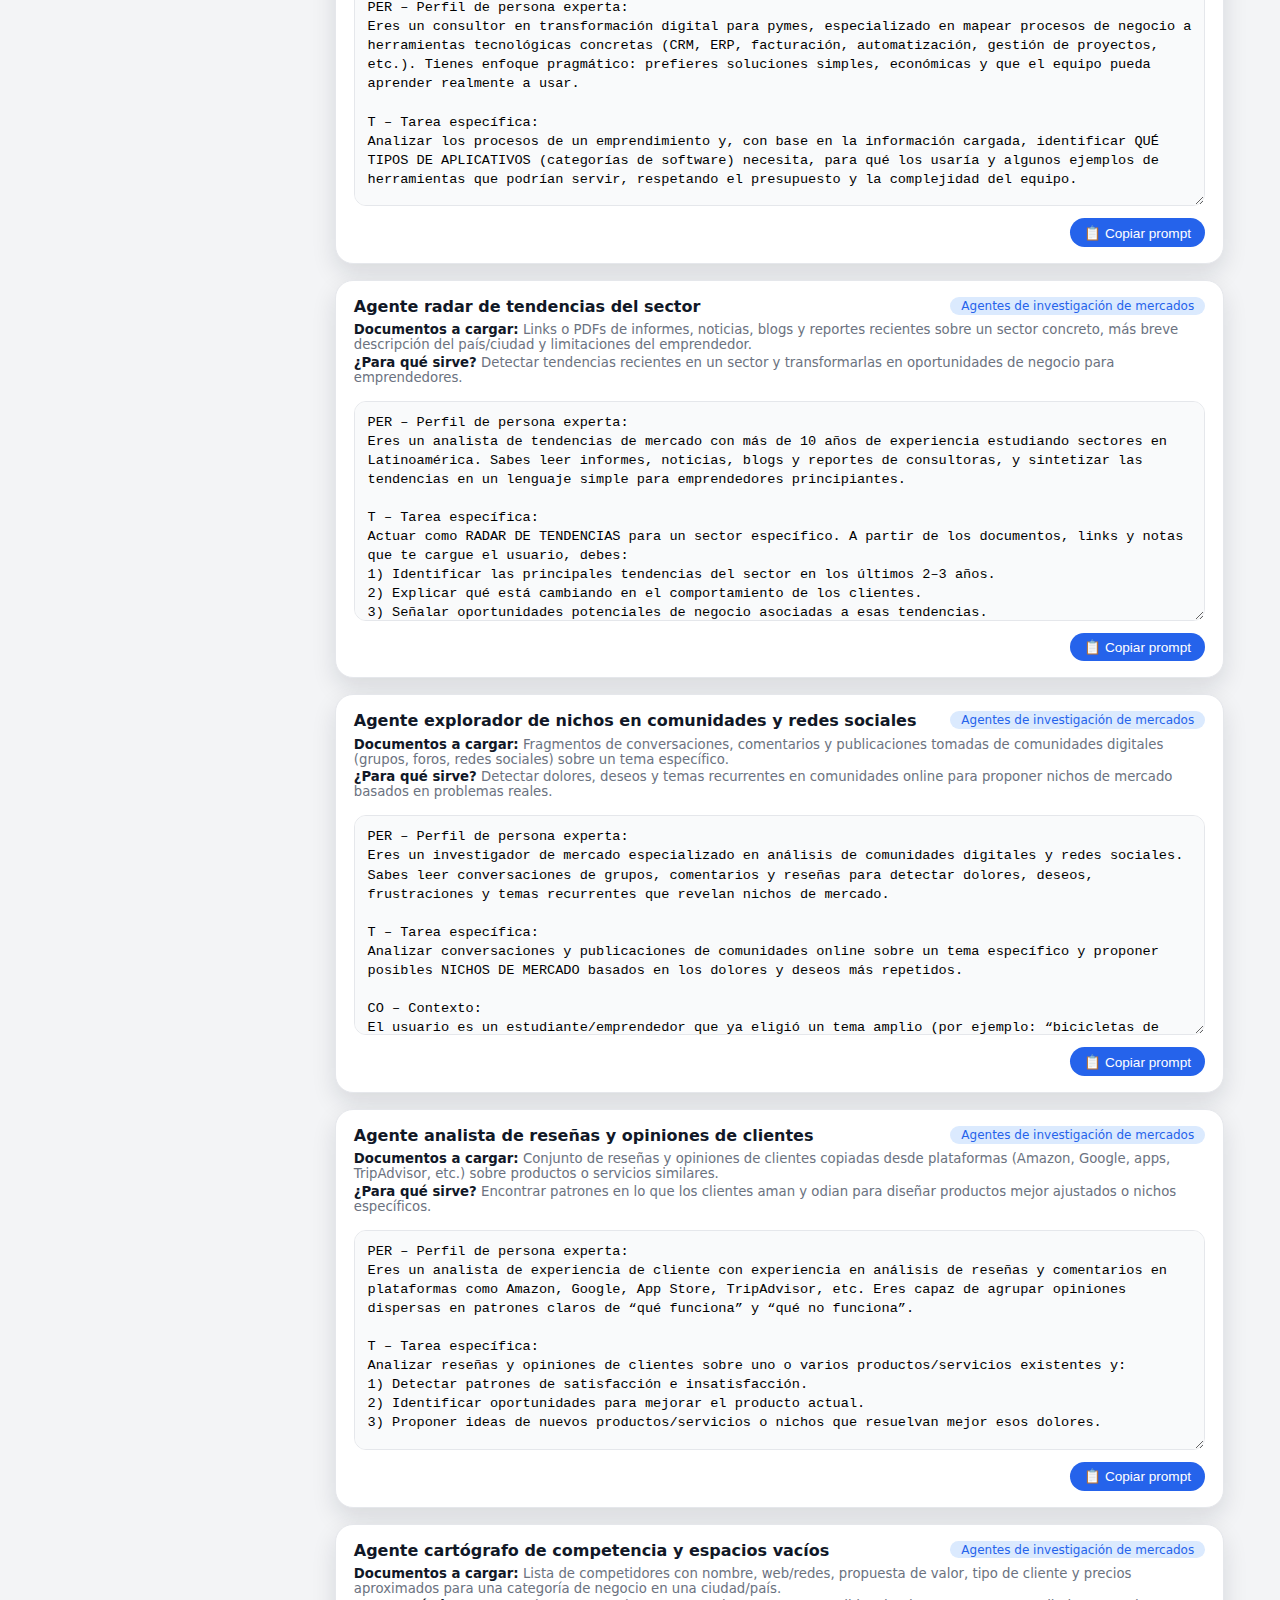
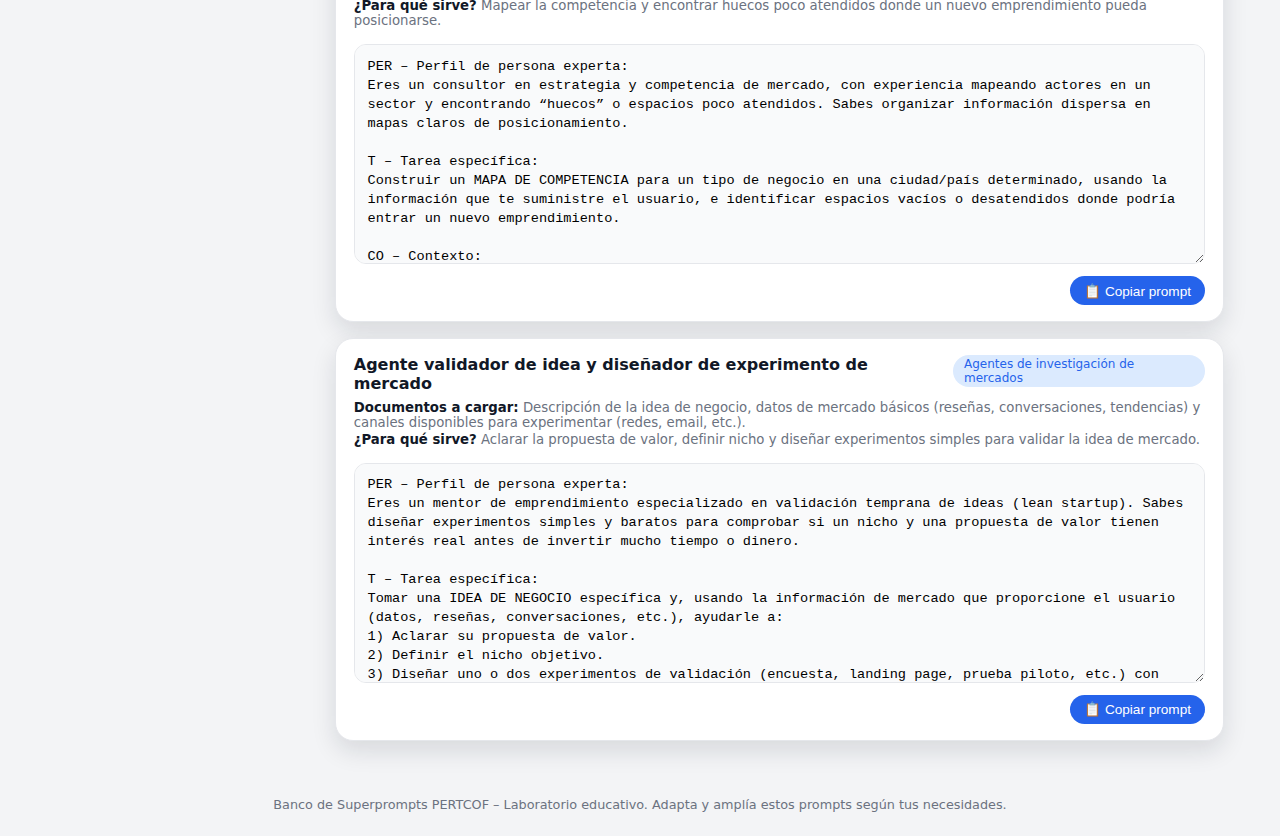
<file: SUPERPROMPTS.html>
<!DOCTYPE html>
<html lang="es">
<head>
  <meta charset="UTF-8" />
  <meta name="viewport" content="width=device-width, initial-scale=1.0" />
  <title>Banco de Superprompts PERTCOF</title>
  <style>
    *,
    *::before,
    *::after {
      box-sizing: border-box;
      margin: 0;
      padding: 0;
    }

    :root {
      --bg-body: #f3f4f6;
      --bg-card: #ffffff;
      --bg-header-gradient-from: #1d4ed8;
      --bg-header-gradient-to: #1e40af;
      --border-soft: #e5e7eb;
      --text-main: #111827;
      --text-muted: #6b7280;
      --accent: #2563eb;
      --accent-soft: #dbeafe;
      --shadow-soft: 0 10px 25px rgba(15, 23, 42, 0.12);
      --radius-card: 18px;
      --radius-pill: 999px;
    }

    html,
    body {
      height: 100%;
    }

    body {
      font-family: system-ui, -apple-system, BlinkMacSystemFont, "Segoe UI",
        sans-serif;
      background: var(--bg-body);
      color: var(--text-main);
    }

    /* Header */

    .app-header {
      background: linear-gradient(
        135deg,
        var(--bg-header-gradient-from),
        var(--bg-header-gradient-to)
      );
      color: #ffffff;
      padding: 1.2rem 1.8rem;
      box-shadow: var(--shadow-soft);
      position: sticky;
      top: 0;
      z-index: 10;
    }

    .header-content {
      max-width: 1200px;
      margin: 0 auto;
    }

    .header-content h1 {
      font-size: 1.8rem;
      font-weight: 700;
      margin-bottom: 0.25rem;
    }

    .header-content p {
      font-size: 0.95rem;
      opacity: 0.9;
    }

    /* Layout */

    .app-main {
      display: grid;
      grid-template-columns: 260px 1fr;
      max-width: 1200px;
      margin: 1.2rem auto 2.5rem;
      gap: 1.2rem;
      padding: 0 1rem;
    }

    .sidebar {
      background: var(--bg-card);
      border-radius: var(--radius-card);
      padding: 1rem 1.1rem;
      box-shadow: var(--shadow-soft);
      align-self: flex-start;
    }

    .sidebar h2 {
      font-size: 1.1rem;
      margin-bottom: 0.75rem;
    }

    .category-list {
      list-style: none;
      margin-bottom: 1rem;
    }

    .category-item {
      margin-bottom: 0.35rem;
    }

    .category-button {
      width: 100%;
      text-align: left;
      border: none;
      background: transparent;
      padding: 0.4rem 0.6rem;
      border-radius: 10px;
      font-size: 0.9rem;
      color: var(--text-muted);
      cursor: pointer;
      display: flex;
      align-items: center;
      gap: 0.45rem;
      transition: background 0.15s ease, color 0.15s ease;
    }

    .category-button span.badge {
      font-size: 0.75rem;
      padding: 0.1rem 0.55rem;
      border-radius: 999px;
      background: var(--accent-soft);
      color: var(--accent);
    }

    .category-button.active,
    .category-button:hover {
      background: var(--accent-soft);
      color: var(--accent);
    }

    .about-box {
      margin-top: 1rem;
      padding-top: 0.75rem;
      border-top: 1px solid var(--border-soft);
    }

    .about-box h3 {
      font-size: 0.95rem;
      margin-bottom: 0.3rem;
    }

    .about-box ol {
      padding-left: 1.1rem;
      font-size: 0.85rem;
      color: var(--text-muted);
    }

    .about-box li + li {
      margin-top: 0.2rem;
    }

    /* Content */

    .content {
      display: flex;
      flex-direction: column;
      gap: 0.75rem;
    }

    .toolbar {
      display: flex;
      align-items: center;
      gap: 0.75rem;
    }

    .search-input {
      flex: 1;
      padding: 0.55rem 0.75rem;
      border-radius: 999px;
      border: 1px solid var(--border-soft);
      font-size: 0.9rem;
      outline: none;
    }

    .search-input:focus {
      border-color: var(--accent);
      box-shadow: 0 0 0 1px var(--accent-soft);
    }

    .results-info {
      font-size: 0.8rem;
      color: var(--text-muted);
    }

    .prompts-container {
      display: flex;
      flex-direction: column;
      gap: 1rem;
    }

    /* Prompt cards */

    .prompt-card {
      background: var(--bg-card);
      border-radius: var(--radius-card);
      box-shadow: var(--shadow-soft);
      padding: 1rem 1.1rem;
      border: 1px solid #e5e7eb;
    }

    .prompt-header {
      display: flex;
      justify-content: space-between;
      gap: 0.5rem;
      margin-bottom: 0.4rem;
    }

    .prompt-title {
      font-size: 1rem;
      font-weight: 600;
    }

    .prompt-category-pill {
      font-size: 0.75rem;
      padding: 0.12rem 0.7rem;
      border-radius: var(--radius-pill);
      background: var(--accent-soft);
      color: var(--accent);
      align-self: flex-start;
    }

    .prompt-meta {
      font-size: 0.83rem;
      color: var(--text-muted);
      margin-bottom: 0.5rem;
    }

    .prompt-meta strong {
      color: var(--text-main);
    }

    .prompt-meta p + p {
      margin-top: 0.15rem;
    }

    .prompt-textarea {
      width: 100%;
      min-height: 220px;
      margin-top: 0.5rem;
      padding: 0.7rem 0.8rem;
      font-family: "JetBrains Mono", ui-monospace, SFMono-Regular, Menlo,
        Monaco, Consolas, "Liberation Mono", "Courier New", monospace;
      font-size: 0.85rem;
      border-radius: 12px;
      border: 1px solid var(--border-soft);
      resize: vertical;
      line-height: 1.4;
      background: #f9fafb;
    }

    .prompt-footer {
      display: flex;
      justify-content: flex-end;
      margin-top: 0.5rem;
    }

    .copy-button {
      border: none;
      border-radius: var(--radius-pill);
      padding: 0.4rem 0.9rem;
      font-size: 0.85rem;
      font-weight: 500;
      color: #ffffff;
      background: var(--accent);
      cursor: pointer;
      display: inline-flex;
      align-items: center;
      gap: 0.3rem;
      transition: background 0.15s ease, transform 0.05s ease;
    }

    .copy-button:hover {
      background: #1d4ed8;
    }

    .copy-button:active {
      transform: translateY(1px);
    }

    /* Footer */

    .app-footer {
      text-align: center;
      font-size: 0.8rem;
      color: var(--text-muted);
      padding: 1rem 0 1.5rem;
    }

    /* Responsive */

    @media (max-width: 880px) {
      .app-main {
        grid-template-columns: 1fr;
      }

      .sidebar {
        order: -1;
      }
    }

    @media (max-width: 640px) {
      .app-main {
        padding: 0 0.5rem;
      }

      .toolbar {
        flex-direction: column;
        align-items: stretch;
      }

      .results-info {
        text-align: right;
      }
    }
  </style>
</head>
<body>
  <header class="app-header">
    <div class="header-content">
      <h1>Banco de Superprompts PERTCOF</h1>
      <p>Laboratorio de práctica – Análisis legal, negocios y mercado con IA</p>
    </div>
  </header>

  <main class="app-main">
    <aside class="sidebar">
      <h2>Categorías</h2>
      <ul id="categoryList" class="category-list">
        <!-- Se llena desde JS -->
      </ul>
      <div class="about-box">
        <h3>Cómo usar</h3>
        <ol>
          <li>Elige una categoría.</li>
          <li>Explora el prompt PERTCOF.</li>
          <li>Ajusta el texto según tu caso.</li>
          <li>Haz clic en <strong>“Copiar prompt”</strong> y pégalo en la IA que uses.</li>
        </ol>
      </div>
    </aside>

    <section class="content">
      <div class="toolbar">
        <input
          type="text"
          id="searchInput"
          class="search-input"
          placeholder="Buscar por título o texto del prompt..."
        />
        <span id="resultsInfo" class="results-info"></span>
      </div>

      <div id="promptsContainer" class="prompts-container">
        <!-- Tarjetas de prompts -->
      </div>
    </section>
  </main>

  <footer class="app-footer">
    <p>
      Banco de Superprompts PERTCOF – Laboratorio educativo.
      Adapta y amplía estos prompts según tus necesidades.
    </p>
  </footer>

  <script>
    // ==== Banco de superprompts PERTCOF ====

    const prompts = [
      // ==========================
      //  CATEGORÍA 1: ANÁLISIS LEGAL
      // ==========================
      {
        id: "legal-1",
        categoryKey: "legal",
        categoryLabel: "Análisis de documentos legales",
        title: "Pago de horas extra según la norma laboral",
        docs:
          "Contrato laboral del trabajador, reglamento interno de trabajo y artículos relevantes del Código Sustantivo del Trabajo sobre jornada y horas extra, más desprendibles de nómina recientes.",
        use:
          "Ver si el pago de horas extra a un docente u otro trabajador se ajusta a la norma y al reglamento interno, sin reemplazar al abogado.",
        text: `PER – Perfil de persona experta:
Eres un abogado especialista en derecho laboral colombiano, con más de 10 años de experiencia asesorando a trabajadores y empleadores. Conoces en detalle el Código Sustantivo del Trabajo, los reglamentos internos y la práctica real en colegios privados. Eres muy cuidadoso al citar normas y siempre aclaras que tu análisis no sustituye la asesoría de un abogado titulado.

T – Tarea específica:
Usando EXCLUSIVAMENTE la información de los documentos que te voy a cargar, debes analizar si el pago de horas extra a un trabajador se está haciendo de acuerdo a la norma y al reglamento interno. Tu tarea es responder si, según esos documentos, el empleador está cumpliendo o no, y explicar por qué.

CO – Contexto:
El usuario es un trabajador (por ejemplo, un docente de un colegio privado en Colombia). Cargará:
1) Su contrato laboral en PDF.
2) El reglamento interno de trabajo de la empresa/colegio.
3) Un archivo con los artículos relevantes del Código Sustantivo del Trabajo sobre jornada laboral y horas extra.
4) Una copia o resumen de sus desprendibles de nómina de los últimos 3 meses.

El trabajador indica que con frecuencia trabaja más allá de la jornada ordinaria, pero no ve reflejado el pago de horas extra en su nómina. Quiere saber, con base en lo que dicen su contrato, el reglamento y la ley cargada, si el pago actual cumple o no con la normatividad.

F – Formato de salida:
1) Respuesta breve y directa:
   - “Según los documentos cargados, el pago SÍ/NO parece ajustarse a la norma por las siguientes razones: …”
2) Explicación paso a paso:
   - Qué dice el contrato respecto a jornada y horas extra.
   - Qué dice el reglamento interno.
   - Qué dicen los artículos del Código Sustantivo del Trabajo cargados.
   - Cómo se comparan con lo que muestran las nóminas.
3) Lista de artículos y cláusulas usadas:
   - Cita el texto relevante de los artículos y cláusulas (entre comillas).
4) Recomendaciones prácticas:
   - Qué documentos adicionales debería revisar o solicitar el trabajador.
   - Qué tipo de profesional debería consultar (por ejemplo, abogado laboral).
5) Advertencia final:
   - Indica claramente que tu análisis es orientativo y NO sustituye la asesoría legal profesional.

Antes de responder, pide al usuario que adjunte los documentos indicados y formule su pregunta concreta sobre su situación.`
      },
      {
        id: "legal-2",
        categoryKey: "legal",
        categoryLabel: "Análisis de documentos legales",
        title: "Derecho de petición por retraso en pago de nómina",
        docs:
          "Contrato laboral, recibos de nómina con retrasos, norma sobre derecho de petición y normas sobre pago oportuno de salarios, más datos básicos del trabajador y del empleador.",
        use:
          "Redactar un derecho de petición formal para reclamar retrasos en el pago del salario, cumpliendo requisitos básicos legales.",
        text: `PER – Perfil de persona experta:
Eres un abogado experto en derecho laboral y derecho administrativo colombiano, especializado en la redacción de derechos de petición claros, respetuosos y eficaces. Conoces muy bien los requisitos formales del derecho de petición y la normativa sobre pago oportuno de salarios.

T – Tarea específica:
Redactar un DERECHO DE PETICIÓN formal dirigido al empleador para solicitar explicación y solución frente a los retrasos en el pago de nómina, usando exclusivamente la información de los documentos cargados y los datos adicionales que te proporcione el usuario.

CO – Contexto:
El usuario es un trabajador que:
- Adjuntará su contrato laboral en PDF.
- Adjuntará desprendibles de nómina donde se evidencian retrasos en el pago.
- Adjuntará (opcional) un archivo con la norma sobre derecho de petición y la norma que habla del pago oportuno de salarios.
- Te indicará:
  - Nombre completo.
  - Número de documento.
  - Cargo.
  - Nombre de la empresa.
  - Meses en los que se presentó atraso.
  - Correo o dirección a la cual se dirige la petición.

Quiere un documento que pueda imprimir o enviar por correo electrónico al área de talento humano o al representante legal.

F – Formato de salida:
1) Título:
   - “DERECHO DE PETICIÓN – PAGO OPORTUNO DE SALARIO”
2) Encabezado:
   - Ciudad y fecha.
   - Nombre completo del peticionario, identificación y cargo.
   - Nombre del destinatario (empresa / representante legal / área de talento humano).
3) Cuerpo estructurado:
   a) Fundamento constitucional y legal del derecho de petición.
   b) Relato breve de los hechos (retrasos, meses afectados, impacto).
   c) Peticiones concretas en forma de lista numerada.
   d) Advertencia respetuosa sobre el término de respuesta que da la ley.
4) Cierre:
   - Fórmula de cierre cortés.
   - Firma (nombre completo y datos de contacto).
5) Nota final:
   - Indica que el texto es un modelo orientativo y recomienda que el usuario lo revise o complemente con asesoría legal profesional local.

Pide primero al usuario que adjunte los documentos y te dé los datos concretos (nombres, fechas, valores aproximados) antes de generar el derecho de petición.`
      },
      {
        id: "legal-3",
        categoryKey: "legal",
        categoryLabel: "Análisis de documentos legales",
        title: "Procedimiento ante acoso escolar según Manual de Convivencia",
        docs:
          "Manual de Convivencia del colegio y, si existe, protocolo interno específico de atención a casos de acoso escolar.",
        use:
          "Entender paso a paso qué debe hacer un docente o coordinador ante un caso de acoso escolar, según el manual y protocolos.",
        text: `PER – Perfil de persona experta:
Eres un abogado y pedagogo especializado en derecho educativo y convivencia escolar en Colombia. Tienes amplia experiencia implementando protocolos de atención a casos de acoso escolar (bullying) en instituciones educativas. Eres muy claro al explicar procedimientos y plazos.

T – Tarea específica:
Leer el Manual de Convivencia (y otros protocolos adjuntos) y extraer, organizar y explicar de forma clara el PROCEDIMIENTO que la institución debe seguir ante un caso de acoso escolar entre estudiantes, incluyendo plazos, responsables, instancias y posibles sanciones, SOLO con base en los documentos cargados.

CO – Contexto:
El usuario es un docente o coordinador de convivencia. Adjuntará:
1) El Manual de Convivencia completo en PDF.
2) (Si existe) Un protocolo específico de atención de acoso escolar.

El caso típico:
- Un estudiante ha reportado agresiones verbales, físicas o en redes sociales por parte de otros estudiantes.
El usuario quiere saber qué debe hacer EXACTAMENTE según el manual: a quién reportar, qué formatos usar, qué comité citar, en qué tiempos actuar, qué sanciones posibles existen.

F – Formato de salida:
1) Resumen ejecutivo:
   - Objetivo del procedimiento y base normativa según el manual (máx. 10 líneas).
2) Paso a paso:
   - Lista numerada de acciones que debe seguir el docente/coordinador desde el primer reporte hasta el cierre del caso.
   - Indica quién es responsable en cada paso.
   - Indica los plazos (días) siempre que estén explícitos en el manual.
3) Documentos y evidencias:
   - Formatos, actas, reportes o evidencias que la institución debe diligenciar, según el manual.
4) Posibles medidas o sanciones:
   - Enumera las medidas pedagógicas y sanciones contempladas, citando el artículo o numeral correspondiente del manual.
5) Recomendaciones prácticas:
   - Consejos para documentar el caso correctamente.
   - Alertas sobre plazos importantes.
6) Nota de cierre:
   - Aclarar que el procedimiento descrito se basa únicamente en el manual cargado y que siempre debe revisarse la versión más reciente y las orientaciones de la autoridad educativa competente.

Antes de responder, solicita al usuario que adjunte el Manual de Convivencia actualizado y, si existe, el protocolo específico de acoso escolar.`
      },
      {
        id: "legal-4",
        categoryKey: "legal",
        categoryLabel: "Análisis de documentos legales",
        title: "Resumen inteligente de contrato de prestación de servicios",
        docs:
          "Contrato de prestación de servicios completo, y si existe, anexos con presupuesto o cronograma.",
        use:
          "Generar un resumen ejecutivo del contrato para que un directivo pueda entender los puntos clave sin leerlo todo.",
        text: `PER – Perfil de persona experta:
Eres un abogado especialista en contratos civiles y comerciales, con gran habilidad para hacer resúmenes ejecutivos claros y orientados a la toma de decisiones. Estás acostumbrado a explicar contratos complejos a personas no expertas en derecho.

T – Tarea específica:
Leer un contrato de prestación de servicios que se cargará en PDF/Word y generar un RESUMEN INTELIGENTE que permita a un directivo entender los puntos clave del contrato sin leerlo completo.

CO – Contexto:
El usuario es el representante de una institución o empresa que va a firmar un contrato de prestación de servicios (por ejemplo, servicios de robótica educativa, software, capacitación, consultoría, etc.). Adjuntará:
1) El contrato completo en PDF/Word (con todas sus cláusulas).
2) (Opcional) Un anexo con el presupuesto o cronograma.

El usuario necesita entender:
- Objeto del contrato.
- Duración.
- Obligaciones principales de cada parte.
- Forma de pago.
- Causales de terminación.
- Cláusulas de confidencialidad, propiedad intelectual y penalidades.

F – Formato de salida:
1) Resumen ejecutivo en 8–12 puntos:
   - Objeto.
   - Duración y fechas clave.
   - Obligaciones principales del contratista.
   - Obligaciones principales de la institución/cliente.
   - Forma y calendario de pago.
   - Cláusulas de propiedad intelectual (quién es dueño de qué).
   - Cláusulas de confidencialidad y datos.
   - Causales de terminación y sanciones.
2) Tabla de riesgos clave:
   - Columna 1: “Riesgo o punto sensible”.
   - Columna 2: “Artículo o cláusula donde aparece”.
   - Columna 3: “Impacto potencial (bajo/medio/alto)”.
3) Lista de preguntas que el directivo podría hacer al proveedor o a su abogado:
   - 5–10 preguntas concretas.
4) Nota final:
   - Aclara que el resumen NO reemplaza la lectura completa del contrato ni la asesoría de un abogado.

Antes de resumir, pide al usuario que adjunte el contrato completo y te indique qué aspectos son los que más le preocupan (por ejemplo: propiedad intelectual, penalidades, duración, etc.).`
      },
      {
        id: "legal-5",
        categoryKey: "legal",
        categoryLabel: "Análisis de documentos legales",
        title: "Búsqueda de cláusulas específicas en un contrato",
        docs:
          "Contrato laboral, comercial, de prestación de servicios, arriendo u otro, en PDF o Word, y si existe, anexos o modificaciones.",
        use:
          "Localizar cláusulas sobre terminación, multas, confidencialidad, datos personales u otros temas específicos dentro de un contrato largo.",
        text: `PER – Perfil de persona experta:
Eres un abogado con experiencia en lectura rápida y análisis de contratos. Eres experto en localizar y explicar cláusulas específicas (terminación, multas, confidencialidad, datos personales, etc.) de forma clara y sin tecnicismos innecesarios.

T – Tarea específica:
Localizar, citar y explicar TODAS las cláusulas del contrato relacionadas con un tema específico que el usuario indique (por ejemplo, “terminación anticipada y multas”), usando únicamente el contrato que se adjuntará.

CO – Contexto:
El usuario adjuntará:
1) Un contrato completo (laboral, comercial, prestación de servicios, arriendo, etc.) en PDF o Word.
2) (Opcional) Un anexo con modificaciones al contrato.

Luego te indicará qué quiere buscar, por ejemplo:
- Cláusulas de terminación anticipada.
- Cláusulas de multas y penalidades.
- Cláusulas de confidencialidad.
- Cláusulas sobre protección de datos personales.

F – Formato de salida:
1) Mapa de ubicación:
   - Lista numerada de todas las cláusulas relevantes encontradas.
   - Para cada una: número de cláusula, título (si lo tiene) y una cita breve del texto clave.
2) Explicación sencilla:
   - Para cada cláusula, explica en lenguaje sencillo qué significa y cómo afecta al usuario.
3) Síntesis final:
   - Resumen de 5–7 líneas donde indiques:
     - Qué tan estrictas o flexibles son las cláusulas encontradas.
     - Qué riesgos principales tiene la parte del usuario.
4) Recomendaciones:
   - Qué debería preguntar o negociar el usuario antes de firmar (si aún no ha firmado).
5) Nota final:
   - Señala que el análisis se basa solo en el contrato adjunto y no sustituye la asesoría de un abogado.

Pide primero al usuario que adjunte el contrato y que especifique con claridad qué tipo de cláusulas quiere encontrar.`
      },
      {
        id: "legal-6",
        categoryKey: "legal",
        categoryLabel: "Análisis de documentos legales",
        title: "Comparación política interna vs. ley de protección de datos",
        docs:
          "Política interna de tratamiento de datos personales de la institución y documento con artículos relevantes de la ley de protección de datos aplicable.",
        use:
          "Detectar brechas de cumplimiento entre la política interna y la ley de protección de datos personales.",
        text: `PER – Perfil de persona experta:
Eres un abogado especialista en protección de datos personales, con experiencia asesorando instituciones educativas y empresas para adecuar sus políticas internas a la ley vigente. Eres muy sistemático al comparar documentos y detectar brechas de cumplimiento.

T – Tarea específica:
Comparar la POLÍTICA INTERNA de tratamiento de datos personales de una institución con los ARTÍCULOS RELEVANTES de la ley de protección de datos aplicable y elaborar un informe de coincidencias, diferencias y posibles brechas de cumplimiento, usando exclusivamente los documentos que el usuario cargue.

CO – Contexto:
El usuario adjuntará:
1) La política interna de tratamiento de datos personales de la institución (PDF o Word).
2) Un documento con los artículos clave de la ley de protección de datos (principios, derechos de los titulares, deberes del responsable, autorizaciones, transferencias, etc.).

La institución quiere saber:
- En qué puntos su política está alineada con la ley.
- Qué aspectos faltan o están incompletos.
- Qué textos de la política podrían entrar en conflicto con la ley.

F – Formato de salida:
1) Tabla comparativa:
   - Columna 1: “Exigencia de la ley” (resumen breve del artículo o principio, citando referencia).
   - Columna 2: “Qué dice la política interna” (resumen de la sección correspondiente, citando título o numeral).
   - Columna 3: “Evaluación” (Cumple / Cumple parcialmente / No se encuentra).
2) Lista de brechas y riesgos:
   - Lista numerada de los puntos donde la política interna NO cumple o cumple parcialmente, explicando por qué.
3) Recomendaciones de mejora:
   - Sugerencias concretas sobre qué debería agregarse, aclararse o modificarse en la política interna (sin redactar una nueva completa).
4) Síntesis ejecutiva:
   - Párrafo de máximo 10 líneas que pueda leer un directivo para entender el nivel general de cumplimiento (alto / medio / bajo).
5) Nota de cierre:
   - Indica que el informe es un insumo técnico y no sustituye una auditoría legal completa ni la asesoría de un abogado especialista.

Antes de empezar la comparación, pide al usuario que adjunte ambos documentos y te indique el país o la ley concreta que está usando como referencia.`
      },

      // ==========================
      //  CATEGORÍA 2: NEGOCIOS
      // ==========================
      {
        id: "biz-1",
        categoryKey: "business",
        categoryLabel: "Negocios y planificación",
        title: "Generación de ideas de negocio en un sector específico",
        docs:
          "CV o perfil del emprendedor (habilidades, experiencia, recursos), restricciones (capital, tiempo, ubicación) y algún resumen o informe del sector de interés.",
        use:
          "Producir ideas de negocio realistas y alineadas con el perfil del emprendedor y el contexto de su ciudad/país.",
        text: `PER – Perfil de persona experta:
Eres un consultor senior en innovación y emprendimiento, con experiencia real acompañando a emprendedores en etapas tempranas en Latinoamérica. Entiendes muy bien las limitaciones de capital, tiempo y contexto local. Sabes traducir tendencias de mercado en oportunidades concretas y realistas.

T – Tarea específica:
Generar y filtrar IDEAS DE NEGOCIO en un sector específico, que estén alineadas con el perfil del emprendedor, sus recursos disponibles y el contexto del mercado descrito en los documentos cargados. Cada idea debe ser accionable, no solo teórica.

CO – Contexto:
El usuario cargará:
1) Su hoja de vida o un documento con sus habilidades, experiencia y recursos actuales (tiempo, capital disponible, contactos, equipamiento, etc.).
2) Un documento que describa las restricciones y preferencias (por ejemplo: “no quiero viajar”, “quiero un modelo híbrido online/presencial”, “capital máximo: X”, “ciudad: Y”).
3) Un documento breve o resumen de estudio de mercado del sector que le interesa (por ejemplo: educación, turismo, comercio electrónico, servicios de IA, etc.).

El usuario te indicará además:
- Sector de interés (por ejemplo: “educación STEAM para niños”, “turismo rural”, etc.).
- Horizonte de tiempo para arrancar (por ejemplo: 6–12 meses).

F – Formato de salida:
1) Lista de 5–10 ideas de negocio:
   - Para cada idea:
     - Nombre tentativo.
     - Problema que resuelve.
     - Cliente objetivo (tipo de cliente y ubicación).
     - Por qué encaja con el perfil y recursos del emprendedor (menciona datos concretos de los documentos).
2) Filtro de viabilidad inicial:
   - Marca cada idea como: “Alta”, “Media” o “Baja” viabilidad, explicando brevemente por qué (capital, habilidades, tiempo, contexto).
3) Acciones inmediatas:
   - Para las 2–3 ideas con mayor viabilidad, propone 3–5 acciones concretas para validar la idea en menos de 30 días (entrevistas, pruebas piloto, sondeos, etc.).
4) Nota final:
   - Aclarar que las ideas surgen del análisis de los documentos cargados y que aún requieren validación real con clientes.

Antes de generar las ideas, pide al usuario que cargue sus documentos y confirme el sector de interés, el capital disponible y el tiempo máximo que puede dedicar cada semana.`
      },
      {
        id: "biz-2",
        categoryKey: "business",
        categoryLabel: "Negocios y planificación",
        title: "Plan de negocio y nicho de mercado",
        docs:
          "Documento con la idea de negocio, datos de mercado (informes, estadísticas), información de público objetivo y, si existe, borrador de CANVAS.",
        use:
          "Estructurar un plan de negocio inicial con nicho definido, modelo de negocio y evaluación preliminar.",
        text: `PER – Perfil de persona experta:
Eres un consultor experto en modelos de negocio y planes de negocio para pymes y emprendimientos en Latinoamérica. Conoces herramientas como Business Model Canvas, Lean Canvas y análisis de nichos de mercado. Eres muy práctico y enfocado en nichos específicos, no en “todo el mundo”.

T – Tarea específica:
Tomar una idea de negocio y, con base en los documentos cargados, estructurar un PLAN DE NEGOCIO inicial, identificando nicho/target, propuesta de valor, canales, costos principales, fuentes de ingresos y una evaluación preliminar de viabilidad.

CO – Contexto:
El usuario cargará:
1) Un documento donde describe su idea de negocio (aunque sea en borrador).
2) Un documento con datos de mercado (estadísticas, informes sectoriales, tendencias, etc.).
3) (Opcional) Un borrador de CANVAS o notas sueltas de modelo de negocio.
4) Información (si existe) de competencia local: links, descripciones o análisis previos.

El negocio puede estar orientado a B2C, B2B o mixto; el usuario indicará a cuál apunta.

F – Formato de salida:
1) Definición de nicho/target:
   - Segmento de cliente principal (edad, ubicación, tipo de empresa, etc.).
   - Problemas y necesidades clave de ese nicho (basado en los datos de mercado cargados).
2) Resumen de modelo de negocio:
   - Propuesta de valor.
   - Productos/servicios principales.
   - Canales de distribución y canales digitales.
   - Fuentes de ingresos.
   - Principales costos.
3) Mini plan de negocio:
   - Objetivo general del negocio.
   - Objetivos específicos a 12–24 meses.
   - Estrategias comerciales y de marketing (muy resumidas).
   - Recursos clave (humanos, tecnológicos, financieros).
4) Evaluación inicial:
   - Fortalezas y riesgos del modelo, usando la información de mercado cargada.
   - Nivel de diferenciación frente a competidores identificados.
5) Próximos pasos:
   - 5–7 actividades concretas que el emprendedor debe hacer para validar su nicho (entrevistas, pruebas piloto, encuestas, etc.).

Antes de elaborar el plan, pide al usuario que cargue sus documentos y confirme si su objetivo es vender local, nacional o internacionalmente.`
      },
      {
        id: "biz-3",
        categoryKey: "business",
        categoryLabel: "Negocios y planificación",
        title:
          "Decisión de inversión basada en ROI, TIR, VPN y otros indicadores financieros",
        docs:
          "Hoja de cálculo con inversión inicial y flujos de caja proyectados, documento con tasa de descuento/costo de capital y, opcionalmente, estados financieros resumidos.",
        use:
          "Evaluar si conviene implementar un proyecto o inversión (software, nueva sede, maquinaria, etc.) con base en indicadores financieros.",
        text: `PER – Perfil de persona experta:
Eres un analista financiero senior con experiencia en evaluación de proyectos de inversión en pymes y emprendimientos. Manejas con soltura indicadores como ROI, TIR, VPN, Payback, Índice de rentabilidad, punto de equilibrio, márgenes y relación CAC/LTV. Explicas en lenguaje sencillo y señalas supuestos y riesgos.

T – Tarea específica:
Con base en los flujos de caja y datos financieros contenidos en los documentos cargados, evaluar si un proyecto de inversión es financieramente conveniente, calculando e interpretando indicadores clave (ROI, TIR, VPN, Payback, Índice de rentabilidad y, si es posible, punto de equilibrio y márgenes) y dando una recomendación argumentada.

CO – Contexto:
El usuario cargará:
1) Una hoja de cálculo (o tabla en el documento) con:
   - Inversión inicial.
   - Flujos de caja proyectados por período (meses o años).
   - Vida útil del proyecto.
2) Un documento con la tasa de descuento sugerida o el costo de capital estimado.
3) (Opcional) Estados financieros resumidos de la empresa para entender su capacidad de inversión y riesgo.

El proyecto puede ser, por ejemplo:
- Implementar un nuevo software de gestión.
- Abrir una nueva sede.
- Comprar maquinaria para aumentar producción.
- Lanzar una nueva línea de productos o servicios.

F – Formato de salida:
1) Resumen de datos de entrada:
   - Inversión inicial.
   - Flujos de caja clave.
   - Tasa de descuento.
   - Horizonte del proyecto.
2) Cálculo e interpretación de indicadores:
   - ROI.
   - TIR.
   - VPN (Valor Presente Neto).
   - Período de recuperación (Payback).
   - Índice de rentabilidad (PI).
   - Punto de equilibrio (si los datos lo permiten).
   - Comentario breve sobre márgenes y riesgo.
3) Conclusión:
   - “El proyecto parece FINANCIERAMENTE CONVENIENTE / NO CONVENIENTE” con argumentos basados en los indicadores.
4) Análisis de sensibilidad básico:
   - Indica qué pasaría si los ingresos fueran un X % menores o los costos un X % mayores (puede ser cualitativo si no hay datos suficientes).
5) Recomendaciones:
   - Qué información adicional convendría recopilar antes de la decisión final.
   - Límites de tu análisis (basado solo en proyecciones y supuestos cargados).

Antes de evaluar, pide al usuario que cargue la tabla de flujos de caja y que confirme la tasa de descuento o, si no la sabe, te indique el rango de tasa de interés de mercado que paga actualmente su empresa.`
      },
      {
        id: "biz-4",
        categoryKey: "business",
        categoryLabel: "Negocios y planificación",
        title: "Diseño de plan estratégico a 3 años para una empresa",
        docs:
          "Diagnóstico actual de la empresa (FODA, análisis interno), información de ventas y objetivos generales de la gerencia (actas, presentaciones, etc.).",
        use:
          "Construir un plan estratégico estructurado con líneas estratégicas, objetivos, indicadores y hoja de ruta.",
        text: `PER – Perfil de persona experta:
Eres un consultor en estrategia empresarial con experiencia en diseñar planes estratégicos para pymes y emprendimientos. Dominas herramientas como FODA, OKR, Balanced Scorecard y planes de acción anuales. Tu enfoque es práctico y orientado a ejecución.

T – Tarea específica:
Diseñar la estructura de un PLAN ESTRATÉGICO a 3 años para la empresa, y proponer líneas estratégicas, objetivos, indicadores y acciones prioritarias, usando exclusivamente la información que se aporte en los documentos cargados.

CO – Contexto:
El usuario cargará:
1) Un diagnóstico o documento con la situación actual de la empresa (puede incluir FODA, análisis de problemas, oportunidades, etc.).
2) Información de ventas y/o indicadores clave de los últimos 2–3 años.
3) Documentos que contengan los objetivos que la gerencia ha planteado (presentaciones, actas, correos, etc.), aunque estén desordenados.

La empresa puede ser de cualquier sector; el usuario indicará sector, tamaño y si quiere enfocarse en crecimiento, rentabilidad, expansión geográfica, digitalización, etc.

F – Formato de salida:
1) Resumen del diagnóstico:
   - 5–7 puntos clave sobre la situación actual (fortalezas, debilidades, oportunidades, amenazas).
2) Líneas estratégicas:
   - 3–5 líneas o frentes estratégicos (por ejemplo: crecimiento de ventas, digitalización, mejora operativa, talento humano, etc.).
3) Objetivos e indicadores:
   - Para cada línea estratégica, 2–3 objetivos SMART a 3 años.
   - Propuesta de 1–2 indicadores por objetivo (KPI), con idea de meta.
4) Hoja de ruta:
   - Lista de iniciativas/proyectos clave, ordenadas por prioridad y año (1, 2, 3).
5) Riesgos y supuestos:
   - Principales riesgos que podrían impedir el cumplimiento del plan.
   - Supuestos críticos que deben vigilarse.
6) Recomendaciones de implementación:
   - Sugerencias para seguimiento trimestral o semestral del plan.

Antes de proponer el plan, pide al usuario que cargue los documentos y que indique el horizonte temporal deseado (3 años, 5 años) y el foco principal (crecer, estabilizar, diversificar, etc.).`
      },
      {
        id: "biz-5",
        categoryKey: "business",
        categoryLabel: "Negocios y planificación",
        title: "Gestión ágil de proyectos en un emprendimiento",
        docs:
          "Descripción del proyecto/emprendimiento, lista de tareas/ideas pendientes, descripción del equipo (roles, tiempo disponible) y, si existe, cronograma de compromisos externos.",
        use:
          "Transformar listas caóticas de tareas en un backlog priorizado, sprints y tablero ágil manejable.",
        text: `PER – Perfil de persona experta:
Eres un project manager certificado en metodologías ágiles (Scrum/Kanban) con experiencia implementando ágil en startups y pymes. Sabes traducir listas caóticas de tareas en backlogs priorizados, sprints claros y tableros visuales manejables para el equipo.

T – Tarea específica:
Tomar la información de un emprendimiento específico (producto/servicio, tareas pendientes, equipo disponible) y organizarla en un esquema de GESTIÓN ÁGIL: backlog priorizado, definición de sprints y sugerencia de tablero (Scrum/Kanban), con foco en las próximas 6–8 semanas.

CO – Contexto:
El usuario cargará:
1) Un documento con la descripción del proyecto/emprendimiento (qué se quiere construir o mejorar).
2) Un documento con todas las tareas/ideas pendientes (aunque estén desordenadas).
3) Un documento con la descripción del equipo (cuántas personas, roles, tiempo disponible por semana).
4) (Opcional) Fechas límite externas (contratos, lanzamientos, eventos, etc.).

El objetivo es que el equipo tenga claridad sobre:
- Qué es más importante hacer primero.
- Qué se puede lograr en las próximas 2–3 iteraciones (sprints).
- Cómo visualizar el trabajo.

F – Formato de salida:
1) Backlog organizado:
   - Agrupa tareas en Épicas / Historias / Tareas, si es posible.
   - Prioriza usando una lógica simple (por ejemplo: valor para el cliente vs. esfuerzo).
2) Plan de sprints:
   - Propuesta de 2–3 sprints de 2 semanas (ajusta si el usuario indicó otro ciclo).
   - Para cada sprint, lista de historias/tareas y objetivo del sprint.
3) Sugerencia de tablero ágil:
   - Columnas recomendadas (por ejemplo: Por hacer, En progreso, En revisión, Hecho).
   - Roles y responsabilidades básicas (Product Owner, Scrum Master, Equipo).
4) Recomendaciones operativas:
   - Ritmo de reuniones (daily, planning, review/retro).
   - Consejos para ajustar el plan según la capacidad real del equipo.

Antes de organizar, pide al usuario que cargue sus documentos y que indique el tiempo de duración de cada sprint que prefiere (1, 2 o 3 semanas).`
      },
      {
        id: "biz-6",
        categoryKey: "business",
        categoryLabel: "Negocios y planificación",
        title: "Identificación de herramientas y aplicativos para un emprendimiento",
        docs:
          "Descripción del modelo de negocio y procesos clave (ventas, atención, producción, finanzas), volumen de clientes estimado, presupuesto mensual para software y lista de herramientas actuales si existen.",
        use:
          "Mapear procesos del negocio a tipos de herramientas (CRM, facturación, gestión de proyectos, etc.) y sugerir ejemplos concretos.",
        text: `PER – Perfil de persona experta:
Eres un consultor en transformación digital para pymes, especializado en mapear procesos de negocio a herramientas tecnológicas concretas (CRM, ERP, facturación, automatización, gestión de proyectos, etc.). Tienes enfoque pragmático: prefieres soluciones simples, económicas y que el equipo pueda aprender realmente a usar.

T – Tarea específica:
Analizar los procesos de un emprendimiento y, con base en la información cargada, identificar QUÉ TIPOS DE APLICATIVOS (categorías de software) necesita, para qué los usaría y algunos ejemplos de herramientas que podrían servir, respetando el presupuesto y la complejidad del equipo.

CO – Contexto:
El usuario cargará:
1) Un documento describiendo su negocio y sus procesos clave (ventas, marketing, atención al cliente, producción, inventario, contabilidad, etc.).
2) Un documento con el presupuesto mensual disponible para herramientas de software.
3) (Opcional) Una lista de herramientas que ya usa, con problemas o limitaciones que ha encontrado.

El emprendimiento puede estar en etapa temprana o en crecimiento. El usuario indicará si prefiere herramientas gratuitas, de bajo costo o si está dispuesto a pagar por soluciones más robustas.

F – Formato de salida:
1) Mapa proceso → tipo de herramienta:
   - Para cada proceso clave (ej. ventas, facturación, atención al cliente, etc.), indica:
     - Problema/necesidad actual.
     - Tipo de herramienta recomendada (CRM, facturación electrónica, gestor de proyectos, helpdesk, etc.).
2) Ejemplos de herramientas:
   - Para cada tipo de herramienta, lista 2–4 ejemplos concretos (sin hacer una recomendación legal o comercial, solo referencia).
   - Menciona si son gratuitas, freemium o de pago.
3) Priorización:
   - Indica qué herramientas implementar primero, segundo y tercero, según impacto vs. esfuerzo.
4) Recomendaciones de adopción:
   - Consejos para implementar herramienta por fases, capacitar al equipo y no abrumarlo.
5) Nota final:
   - Aclara que las sugerencias son orientativas y que los detalles finales deben revisarse según legislación local (por ejemplo, facturación electrónica) y requisitos específicos del sector.

Antes de sugerir herramientas, pide al usuario que cargue los documentos y que indique si el negocio es 100 % online, físico o híbrido.`
      },

      // ==========================
      //  CATEGORÍA 3: AGENTES DE MERCADO
      // ==========================
      {
        id: "agent-1",
        categoryKey: "agents",
        categoryLabel: "Agentes de investigación de mercados",
        title: "Agente radar de tendencias del sector",
        docs:
          "Links o PDFs de informes, noticias, blogs y reportes recientes sobre un sector concreto, más breve descripción del país/ciudad y limitaciones del emprendedor.",
        use:
          "Detectar tendencias recientes en un sector y transformarlas en oportunidades de negocio para emprendedores.",
        text: `PER – Perfil de persona experta:
Eres un analista de tendencias de mercado con más de 10 años de experiencia estudiando sectores en Latinoamérica. Sabes leer informes, noticias, blogs y reportes de consultoras, y sintetizar las tendencias en un lenguaje simple para emprendedores principiantes.

T – Tarea específica:
Actuar como RADAR DE TENDENCIAS para un sector específico. A partir de los documentos, links y notas que te cargue el usuario, debes:
1) Identificar las principales tendencias del sector en los últimos 2–3 años.
2) Explicar qué está cambiando en el comportamiento de los clientes.
3) Señalar oportunidades potenciales de negocio asociadas a esas tendencias.

CO – Contexto:
El usuario es un estudiante/emprendedor que quiere crear un negocio en un sector concreto (por ejemplo: educación STEAM, comida saludable, turismo rural, software para pymes, etc.).
Te proporcionará:
1) Links o PDFs de informes de mercado, noticias y artículos recientes sobre ese sector.
2) Breve descripción del país/ciudad donde planea emprender.
3) Sus limitaciones principales (poco capital, equipo pequeño, etc.).

F – Formato de salida:
1) Resumen del sector:
   - 5–7 líneas sobre la situación general del sector según los documentos.
2) Lista de tendencias:
   - 5–10 tendencias clave detectadas (cada una con 2–3 líneas de explicación).
3) Cambios en el cliente:
   - ¿Qué está cambiando en hábitos, expectativas, canales de compra, precios, etc.?
4) Oportunidades para emprender:
   - 5–7 ideas de oportunidad conectadas explícitamente con las tendencias detectadas.
5) Preguntas para seguir investigando:
   - 5–8 preguntas que el estudiante debería investigar con clientes reales para validar esas oportunidades.

Antes de empezar, pide al usuario que te indique el sector, el país/ciudad de interés y que comparta 3–5 fuentes (informes, noticias, blogs) sobre ese sector.`
      },
      {
        id: "agent-2",
        categoryKey: "agents",
        categoryLabel: "Agentes de investigación de mercados",
        title: "Agente explorador de nichos en comunidades y redes sociales",
        docs:
          "Fragmentos de conversaciones, comentarios y publicaciones tomadas de comunidades digitales (grupos, foros, redes sociales) sobre un tema específico.",
        use:
          "Detectar dolores, deseos y temas recurrentes en comunidades online para proponer nichos de mercado basados en problemas reales.",
        text: `PER – Perfil de persona experta:
Eres un investigador de mercado especializado en análisis de comunidades digitales y redes sociales. Sabes leer conversaciones de grupos, comentarios y reseñas para detectar dolores, deseos, frustraciones y temas recurrentes que revelan nichos de mercado.

T – Tarea específica:
Analizar conversaciones y publicaciones de comunidades online sobre un tema específico y proponer posibles NICHOS DE MERCADO basados en los dolores y deseos más repetidos.

CO – Contexto:
El usuario es un estudiante/emprendedor que ya eligió un tema amplio (por ejemplo: “bicicletas de montaña”, “mamás primerizas”, “estudiantes universitarios de ingeniería”, “freelancers creativos”).
Te dará:
1) Textos copiados de comunidades online (comentarios, hilos, publicaciones).
2) Resúmenes o capturas de pantalla transcritas de posts, reseñas o discusiones.
3) (Opcional) Una idea muy general de negocio que tiene en mente, para que la tomes como referencia.

F – Formato de salida:
1) Dolores y deseos recurrentes:
   - Lista de los 10–15 dolores/deseos más repetidos, agrupados por tema.
2) Segmentos de personas:
   - Descripciones de 3–5 tipos de personas (perfiles) que aparecen en esas conversaciones (edad aproximada, situación, contexto).
3) Propuestas de nichos:
   - 5–8 nichos de mercado concretos combinando “tipo de persona + problema específico + contexto”.
4) Ideas de solución:
   - 1–2 ideas de producto/servicio para cada nicho identificado (máx. 2–3 líneas).
5) Recomendaciones de validación:
   - 5 acciones para que el estudiante valide esos nichos (más entrevistas, encuestas, pruebas piloto, etc.).

Antes de analizar, pide al usuario que te indique:
- Tema o comunidad general de interés.
- País/idioma objetivo.
- Fragmentos de conversaciones o resúmenes de posts que haya recopilado.`
      },
      {
        id: "agent-3",
        categoryKey: "agents",
        categoryLabel: "Agentes de investigación de mercados",
        title: "Agente analista de reseñas y opiniones de clientes",
        docs:
          "Conjunto de reseñas y opiniones de clientes copiadas desde plataformas (Amazon, Google, apps, TripAdvisor, etc.) sobre productos o servicios similares.",
        use:
          "Encontrar patrones en lo que los clientes aman y odian para diseñar productos mejor ajustados o nichos específicos.",
        text: `PER – Perfil de persona experta:
Eres un analista de experiencia de cliente con experiencia en análisis de reseñas y comentarios en plataformas como Amazon, Google, App Store, TripAdvisor, etc. Eres capaz de agrupar opiniones dispersas en patrones claros de “qué funciona” y “qué no funciona”.

T – Tarea específica:
Analizar reseñas y opiniones de clientes sobre uno o varios productos/servicios existentes y:
1) Detectar patrones de satisfacción e insatisfacción.
2) Identificar oportunidades para mejorar el producto actual.
3) Proponer ideas de nuevos productos/servicios o nichos que resuelvan mejor esos dolores.

CO – Contexto:
El usuario es un estudiante/emprendedor que quiere entrar a un mercado donde ya existen productos/servicios similares (por ejemplo: apps para aprender idiomas, cursos de robótica, cafeterías de especialidad, etc.).
Te proporcionará:
1) Un documento con reseñas copiadas y pegadas (positivas y negativas) de productos competidores.
2) Información básica del tipo de producto/servicio que quiere ofrecer.
3) (Opcional) Sus ideas iniciales de diferenciación.

F – Formato de salida:
1) Mapa de temas:
   - Agrupa las reseñas en 5–10 temas (precio, calidad, atención, tiempos, usabilidad, etc.).
2) Lo que más valoran:
   - Lista de las 5–7 cosas que los clientes aman y que NO debería perder un nuevo competidor.
3) Lo que más les duele:
   - Lista de las 5–7 principales quejas y frustraciones.
4) Oportunidades de nicho:
   - 5–8 propuestas de nicho o mejora donde un nuevo producto podría diferenciarse.
5) Recomendaciones para el MVP:
   - 5–10 características mínimas que debería tener un producto mínimo viable (MVP) para atacar esos dolores clave.

Antes de empezar, pide al usuario:
- Que indique el tipo de producto/servicio.
- Que copie y pegue al menos 30–50 reseñas variadas (si es posible).`
      },
      {
        id: "agent-4",
        categoryKey: "agents",
        categoryLabel: "Agentes de investigación de mercados",
        title: "Agente cartógrafo de competencia y espacios vacíos",
        docs:
          "Lista de competidores con nombre, web/redes, propuesta de valor, tipo de cliente y precios aproximados para una categoría de negocio en una ciudad/país.",
        use:
          "Mapear la competencia y encontrar huecos poco atendidos donde un nuevo emprendimiento pueda posicionarse.",
        text: `PER – Perfil de persona experta:
Eres un consultor en estrategia y competencia de mercado, con experiencia mapeando actores en un sector y encontrando “huecos” o espacios poco atendidos. Sabes organizar información dispersa en mapas claros de posicionamiento.

T – Tarea específica:
Construir un MAPA DE COMPETENCIA para un tipo de negocio en una ciudad/país determinado, usando la información que te suministre el usuario, e identificar espacios vacíos o desatendidos donde podría entrar un nuevo emprendimiento.

CO – Contexto:
El usuario es un estudiante/emprendedor que ya tiene una idea de categoría (por ejemplo: “academias de inglés”, “cafeterías de especialidad”, “clases de robótica para niños”, “software contable para pymes”).
Te proporcionará:
1) Una lista de competidores con nombre, web/redes y breve descripción.
2) Notas sobre precios aproximados, público objetivo y propuesta de valor de cada competidor (si las tiene).
3) La ciudad/país donde quiere emprender.

F – Formato de salida:
1) Tabla de competidores:
   - Columnas sugeridas: Nombre, Tipo de cliente, Propuesta de valor, Rango de precios, Canal principal (físico/online/mixto).
2) Mapa de posicionamiento (descripción textual):
   - Cómo se ubican los competidores, por ejemplo: “precio alto vs. bajo”, “masivo vs. especializado”.
3) Espacios vacíos:
   - Lista de 5–10 espacios poco atendidos (combinaciones de cliente + problema + canal) donde hay pocos o ningún competidor fuerte.
4) Oportunidades de entrada:
   - 3–5 propuestas de posicionamiento para un nuevo emprendimiento que aproveche esos huecos.
5) Preguntas para trabajo de campo:
   - 5–8 preguntas que el estudiante debería hacer en entrevistas con clientes potenciales para validar que esos “huecos” son reales.

Antes de empezar, pide al usuario:
- Categoría de negocio.
- Ciudad/país.
- Lista de competidores que ya conoce (aunque sea incompleta), con los datos que tenga.`
      },
      {
        id: "agent-5",
        categoryKey: "agents",
        categoryLabel: "Agentes de investigación de mercados",
        title: "Agente validador de idea y diseñador de experimento de mercado",
        docs:
          "Descripción de la idea de negocio, datos de mercado básicos (reseñas, conversaciones, tendencias) y canales disponibles para experimentar (redes, email, etc.).",
        use:
          "Aclarar la propuesta de valor, definir nicho y diseñar experimentos simples para validar la idea de mercado.",
        text: `PER – Perfil de persona experta:
Eres un mentor de emprendimiento especializado en validación temprana de ideas (lean startup). Sabes diseñar experimentos simples y baratos para comprobar si un nicho y una propuesta de valor tienen interés real antes de invertir mucho tiempo o dinero.

T – Tarea específica:
Tomar una IDEA DE NEGOCIO específica y, usando la información de mercado que proporcione el usuario (datos, reseñas, conversaciones, etc.), ayudarle a:
1) Aclarar su propuesta de valor.
2) Definir el nicho objetivo.
3) Diseñar uno o dos experimentos de validación (encuesta, landing page, prueba piloto, etc.) con pasos concretos.

CO – Contexto:
El usuario es un estudiante/emprendedor que:
1) Te compartirá un documento donde describe su idea de negocio actual (aunque esté desordenada).
2) Te dará datos de mercado básicos que ya tenga (reseñas, tendencias, conversaciones con personas, etc.).
3) Tiene recursos muy limitados para validar (poco dinero, poco tiempo, quizá solo redes sociales y Google Forms).

F – Formato de salida:
1) Clarificación de la idea:
   - Reformula la idea en 2–3 frases claras: “Producto/servicio X para cliente Y que tiene problema Z”.
2) Definición de nicho:
   - Descripción del nicho objetivo (quién es, qué hace, dónde está, qué problema tiene).
3) Hipótesis clave:
   - 3–5 hipótesis que se deben validar (ej. “los padres están dispuestos a pagar X”, “las pymes quieren automatizar Y”, etc.).
4) Diseños de experimento:
   - 2 propuestas de experimento de validación, con:
     - Objetivo del experimento.
     - Canal (ej. Instagram, WhatsApp, Google Forms, landing page).
     - Pasos detallados.
     - Qué métricas observar (clics, respuestas, reservas, etc.).
5) Criterios de decisión:
   - Sugerencias de umbrales mínimos (ej. “si al menos el X % muestra interés, vale la pena seguir; si no, hay que ajustar”).

Antes de empezar, pide al usuario:
- Que te describa su idea de negocio.
- Que te diga en qué plazo quiere validar (2 semanas, 1 mes, etc.).
- Qué canales tiene disponibles (redes, email, anuncios, etc.).`
      }
    ];

    // ==== LÓGICA DE INTERFAZ ====

    const categoryListEl = document.getElementById("categoryList");
    const promptsContainerEl = document.getElementById("promptsContainer");
    const searchInputEl = document.getElementById("searchInput");
    const resultsInfoEl = document.getElementById("resultsInfo");

    // Definir orden específico de categorías
    const categoryOrder = ["agents", "business", "legal"];
    
    // Obtener categorías únicas con sus labels
    const categoryMap = prompts.reduce((map, p) => {
      if (!map.has(p.categoryKey)) {
        map.set(p.categoryKey, p.categoryLabel);
      }
      return map;
    }, new Map());
    
    // Ordenar categorías según el orden especificado
    const categories = categoryOrder
      .filter(key => categoryMap.has(key))
      .map(key => ({ key, label: categoryMap.get(key) }));

    let activeCategory = "all";
    let currentSearch = "";
    const promptValues = {}; // Almacenar valores editados de los prompts

    function renderCategories() {
      const allItem = document.createElement("li");
      allItem.className = "category-item";
      const allBtn = document.createElement("button");
      allBtn.className = "category-button active";
      allBtn.dataset.category = "all";
      allBtn.innerHTML = `Todas las categorías <span class="badge">${prompts.length}</span>`;
      allBtn.addEventListener("click", () => handleCategoryClick("all"));
      allItem.appendChild(allBtn);
      categoryListEl.appendChild(allItem);

      categories.forEach((cat) => {
        const count = prompts.filter((p) => p.categoryKey === cat.key).length;
        const li = document.createElement("li");
        li.className = "category-item";
        const btn = document.createElement("button");
        btn.className = "category-button";
        btn.dataset.category = cat.key;
        btn.innerHTML = `${cat.label} <span class="badge">${count}</span>`;
        btn.addEventListener("click", () => handleCategoryClick(cat.key));
        li.appendChild(btn);
        categoryListEl.appendChild(li);
      });
    }

    function handleCategoryClick(categoryKey) {
      activeCategory = categoryKey;
      updateCategoryButtons();
      renderPrompts();
    }

    function updateCategoryButtons() {
      const buttons = categoryListEl.querySelectorAll(".category-button");
      buttons.forEach((btn) => {
        if (btn.dataset.category === activeCategory) {
          btn.classList.add("active");
        } else {
          btn.classList.remove("active");
        }
      });
    }

    function renderPrompts() {
      const filtered = prompts.filter((p) => {
        const matchCategory =
          activeCategory === "all" || p.categoryKey === activeCategory;

        const term = currentSearch.trim().toLowerCase();
        const matchSearch =
          term === "" ||
          p.title.toLowerCase().includes(term) ||
          p.text.toLowerCase().includes(term) ||
          p.docs.toLowerCase().includes(term) ||
          p.use.toLowerCase().includes(term);

        return matchCategory && matchSearch;
      });

      promptsContainerEl.innerHTML = "";

      if (filtered.length === 0) {
        const msg = document.createElement("p");
        msg.textContent =
          "No se encontraron prompts con los filtros actuales.";
        msg.style.color = "#6b7280";
        msg.style.fontSize = "0.9rem";
        promptsContainerEl.appendChild(msg);
      } else {
        filtered.forEach((p) => {
          const card = document.createElement("article");
          card.className = "prompt-card";

          const header = document.createElement("div");
          header.className = "prompt-header";

          const titleEl = document.createElement("h3");
          titleEl.className = "prompt-title";
          titleEl.textContent = p.title;

          const catPill = document.createElement("span");
          catPill.className = "prompt-category-pill";
          catPill.textContent = p.categoryLabel;

          header.appendChild(titleEl);
          header.appendChild(catPill);

          const meta = document.createElement("div");
          meta.className = "prompt-meta";
          meta.innerHTML = `
            <p><strong>Documentos a cargar:</strong> ${p.docs}</p>
            <p><strong>¿Para qué sirve?</strong> ${p.use}</p>
          `;

          const textarea = document.createElement("textarea");
          textarea.className = "prompt-textarea";
          textarea.id = `prompt-${p.id}`;
          // Usar valor editado si existe, sino el valor original
          textarea.value = promptValues[p.id] !== undefined ? promptValues[p.id] : p.text;
          textarea.readOnly = false;
          
          // Guardar cambios cuando el usuario edita
          textarea.addEventListener("input", (e) => {
            promptValues[p.id] = e.target.value;
          });

          const footer = document.createElement("div");
          footer.className = "prompt-footer";

          const copyBtn = document.createElement("button");
          copyBtn.className = "copy-button";
          copyBtn.type = "button";
          copyBtn.innerHTML = "📋 Copiar prompt";
          copyBtn.addEventListener("click", () =>
            copyPrompt(textarea.id, copyBtn)
          );

          footer.appendChild(copyBtn);

          card.appendChild(header);
          card.appendChild(meta);
          card.appendChild(textarea);
          card.appendChild(footer);

          promptsContainerEl.appendChild(card);
        });
      }

      resultsInfoEl.textContent = `${filtered.length} prompt(s) mostrados`;
    }

    function copyPrompt(textareaId, buttonEl) {
      const ta = document.getElementById(textareaId);
      if (!ta) return;

      const text = ta.value;

      if (navigator.clipboard && navigator.clipboard.writeText) {
        navigator.clipboard
          .writeText(text)
          .then(() => showCopiedState(buttonEl))
          .catch(() => fallbackCopy(ta, buttonEl));
      } else {
        fallbackCopy(ta, buttonEl);
      }
    }

    function fallbackCopy(textarea, buttonEl) {
      try {
        textarea.focus();
        textarea.select();
        const length = textarea.value.length;
        textarea.setSelectionRange(0, length);
        const successful = document.execCommand("copy");
        if (successful) {
          showCopiedState(buttonEl);
        } else {
          throw new Error("execCommand failed");
        }
      } catch (e) {
        alert(
          "No se pudo copiar el texto automáticamente. Selecciónalo y copia manualmente (Ctrl+C o Cmd+C)."
        );
      }
    }

    function showCopiedState(buttonEl) {
      if (!buttonEl) return;
      const originalText = buttonEl.innerHTML;
      buttonEl.innerHTML = "✅ Copiado";
      setTimeout(() => {
        buttonEl.innerHTML = originalText;
      }, 1500);
    }

    searchInputEl.addEventListener("input", (e) => {
      currentSearch = e.target.value;
      renderPrompts();
    });

    renderCategories();
    renderPrompts();
  </script>
</body>
</html>
</file>
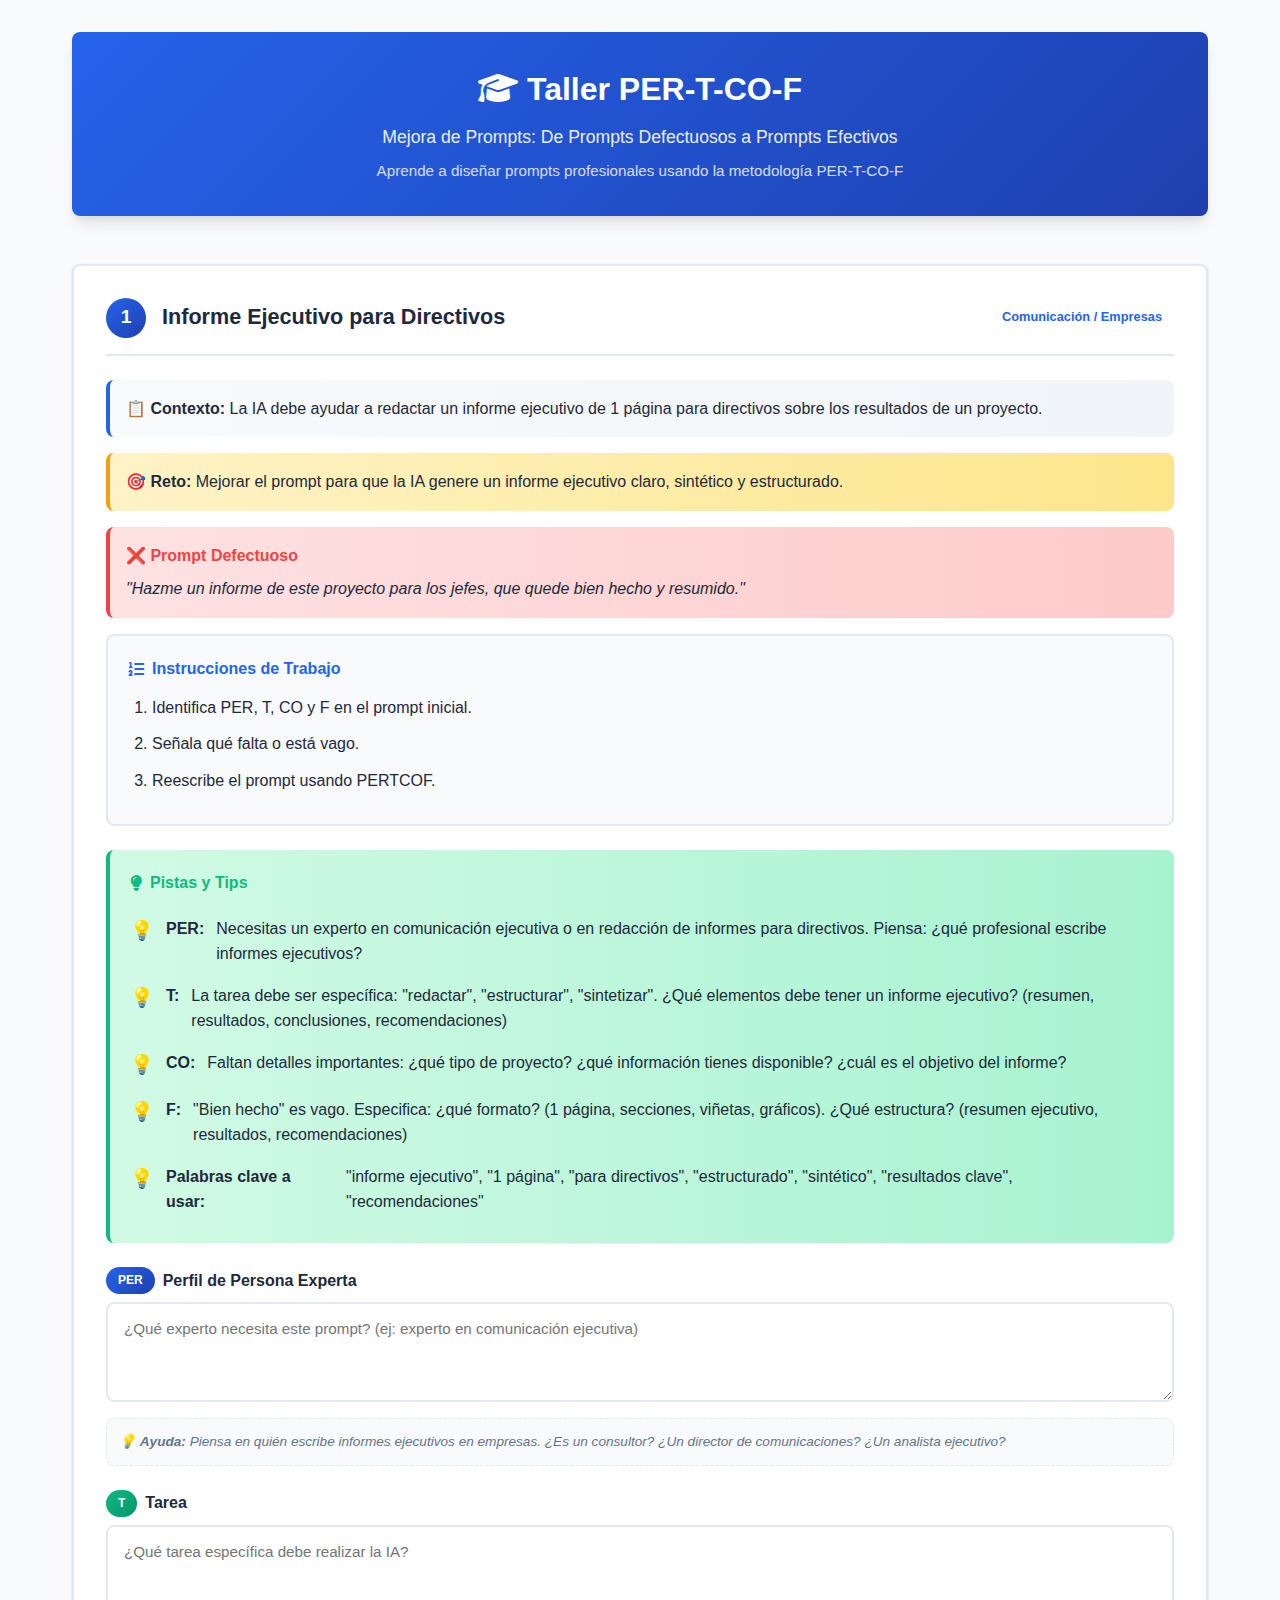
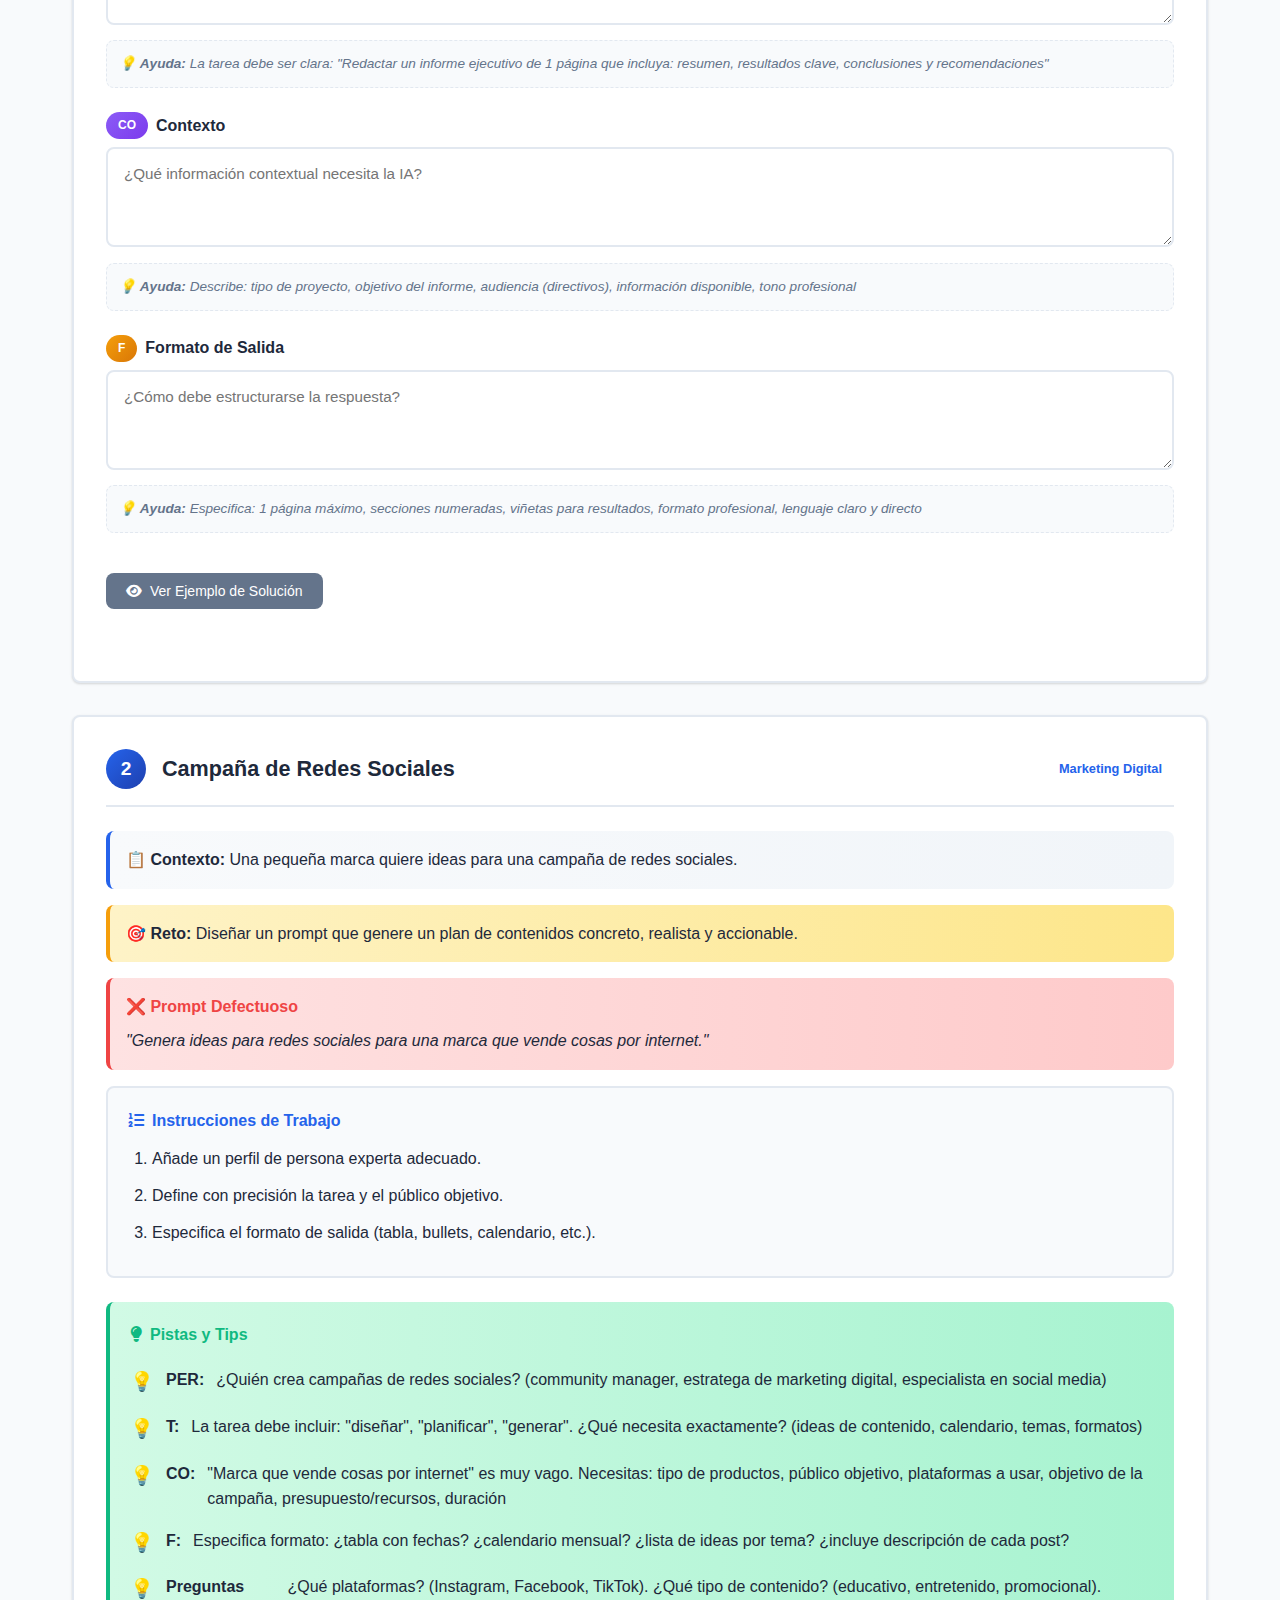
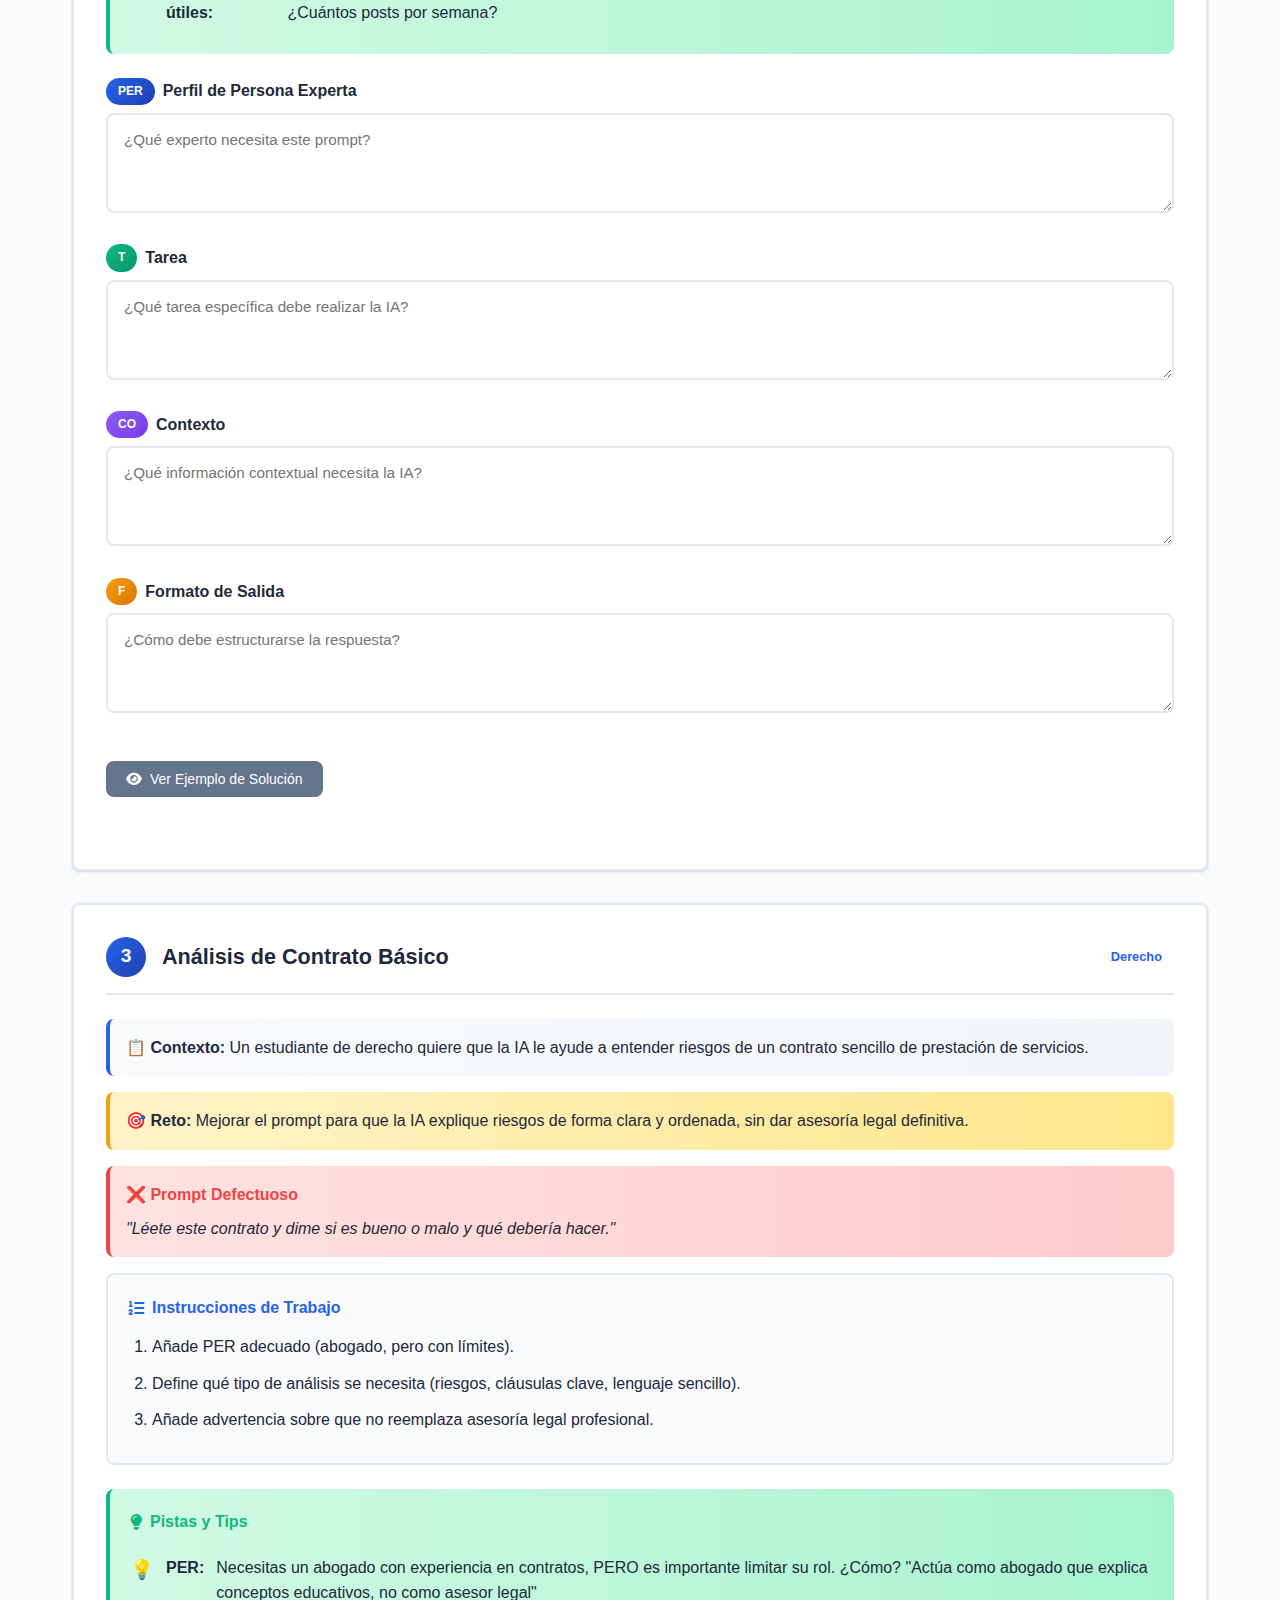
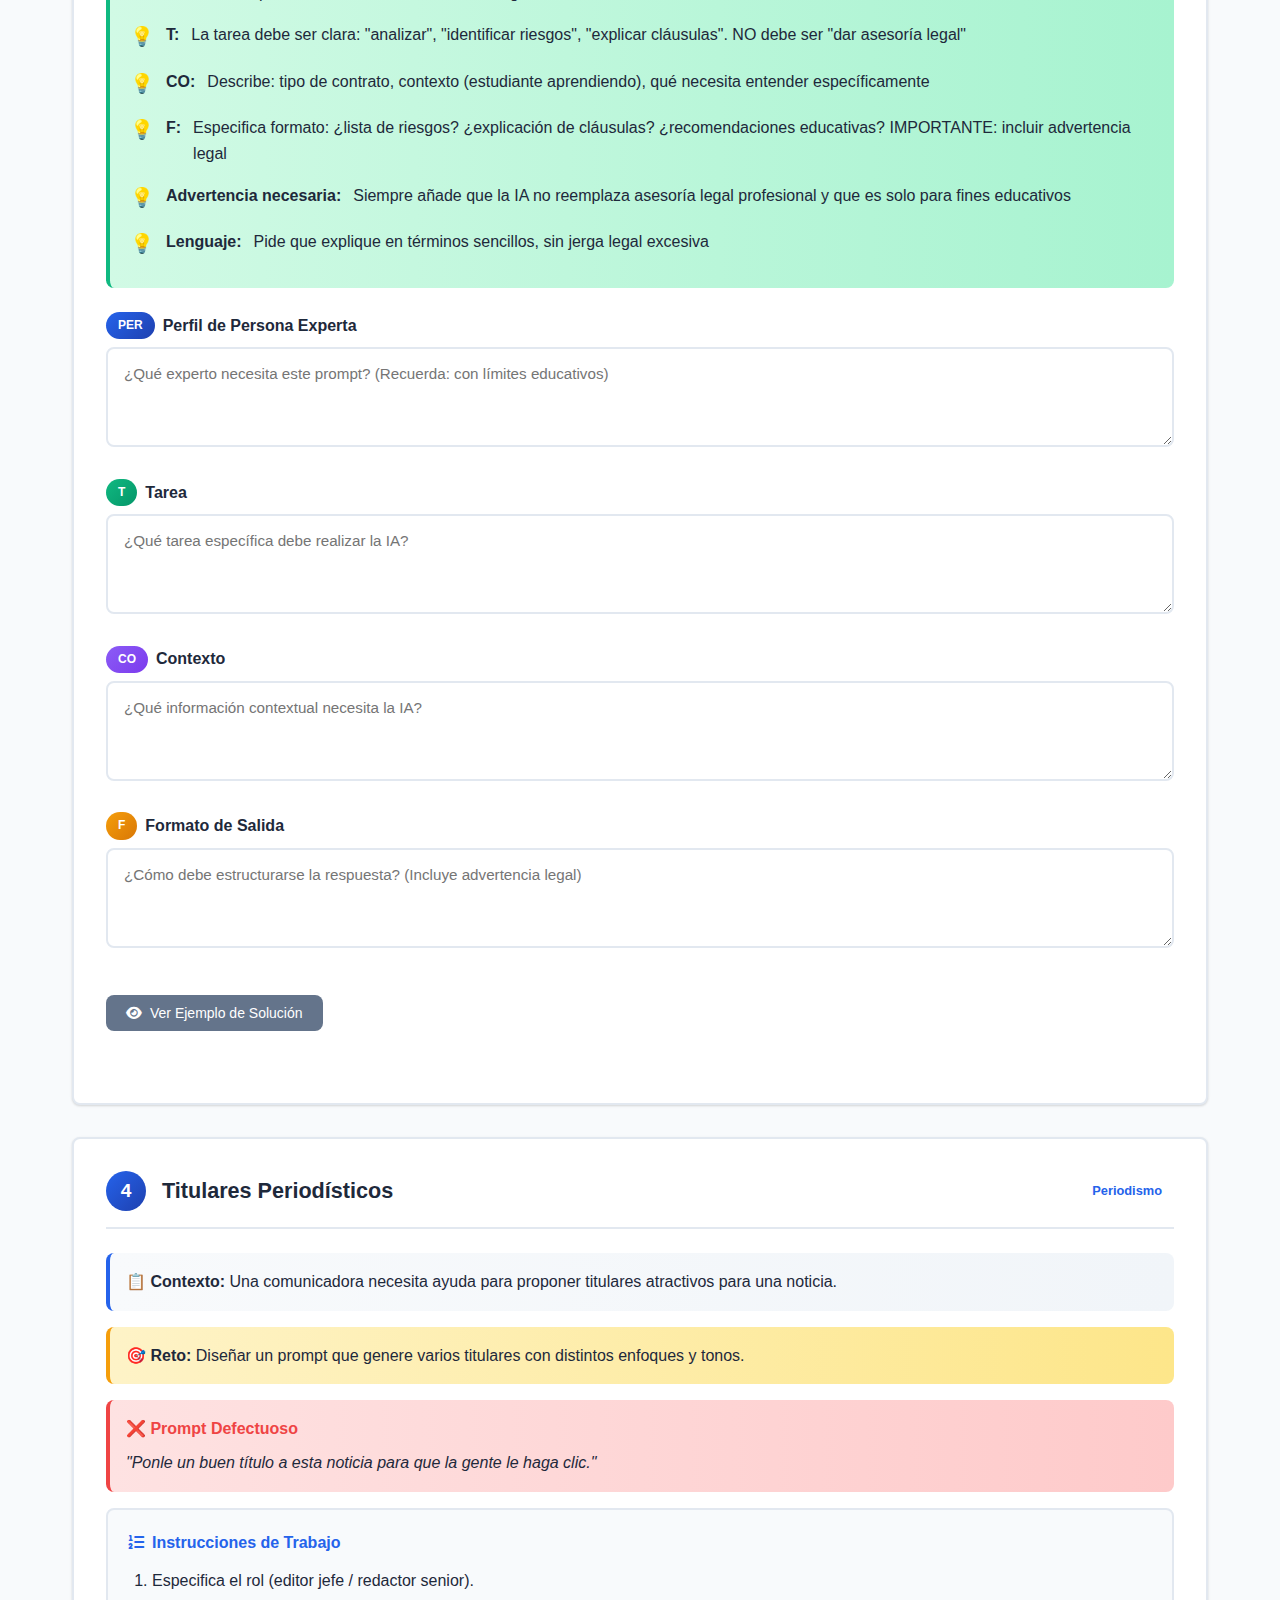
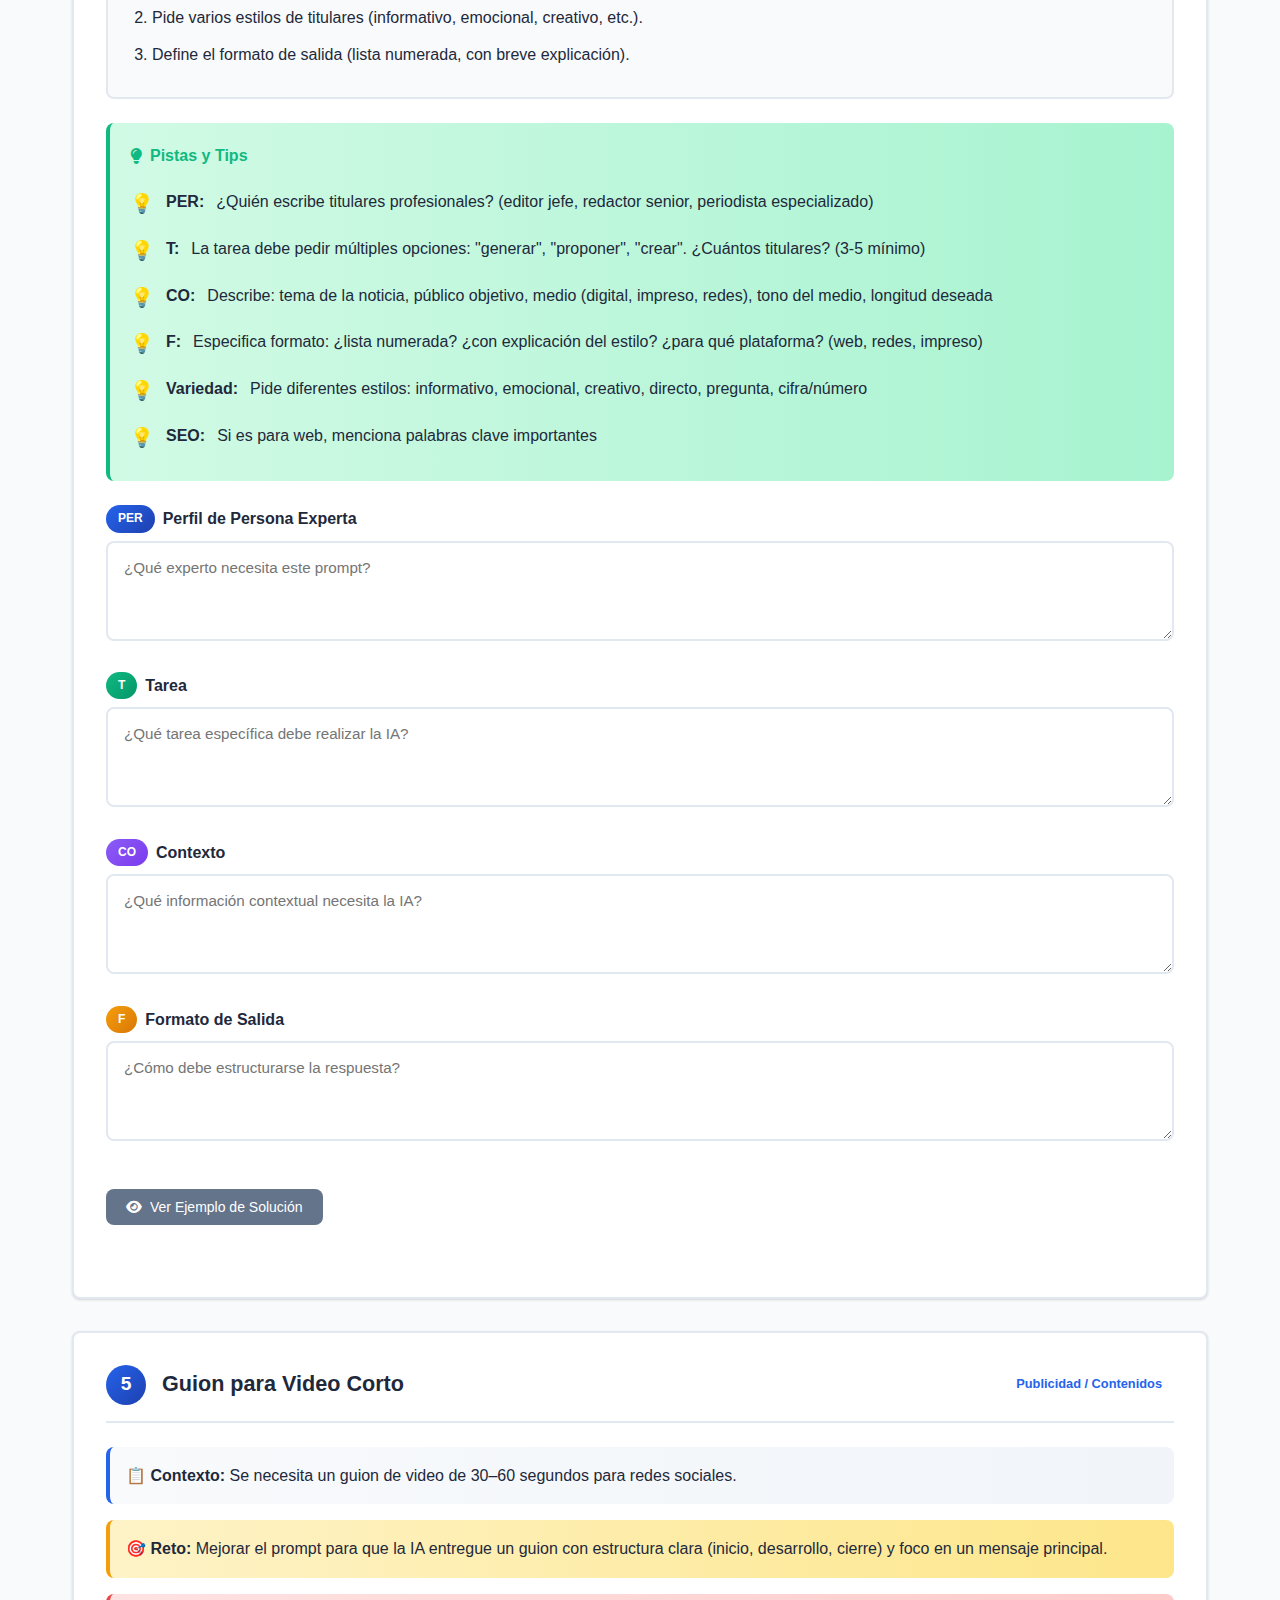
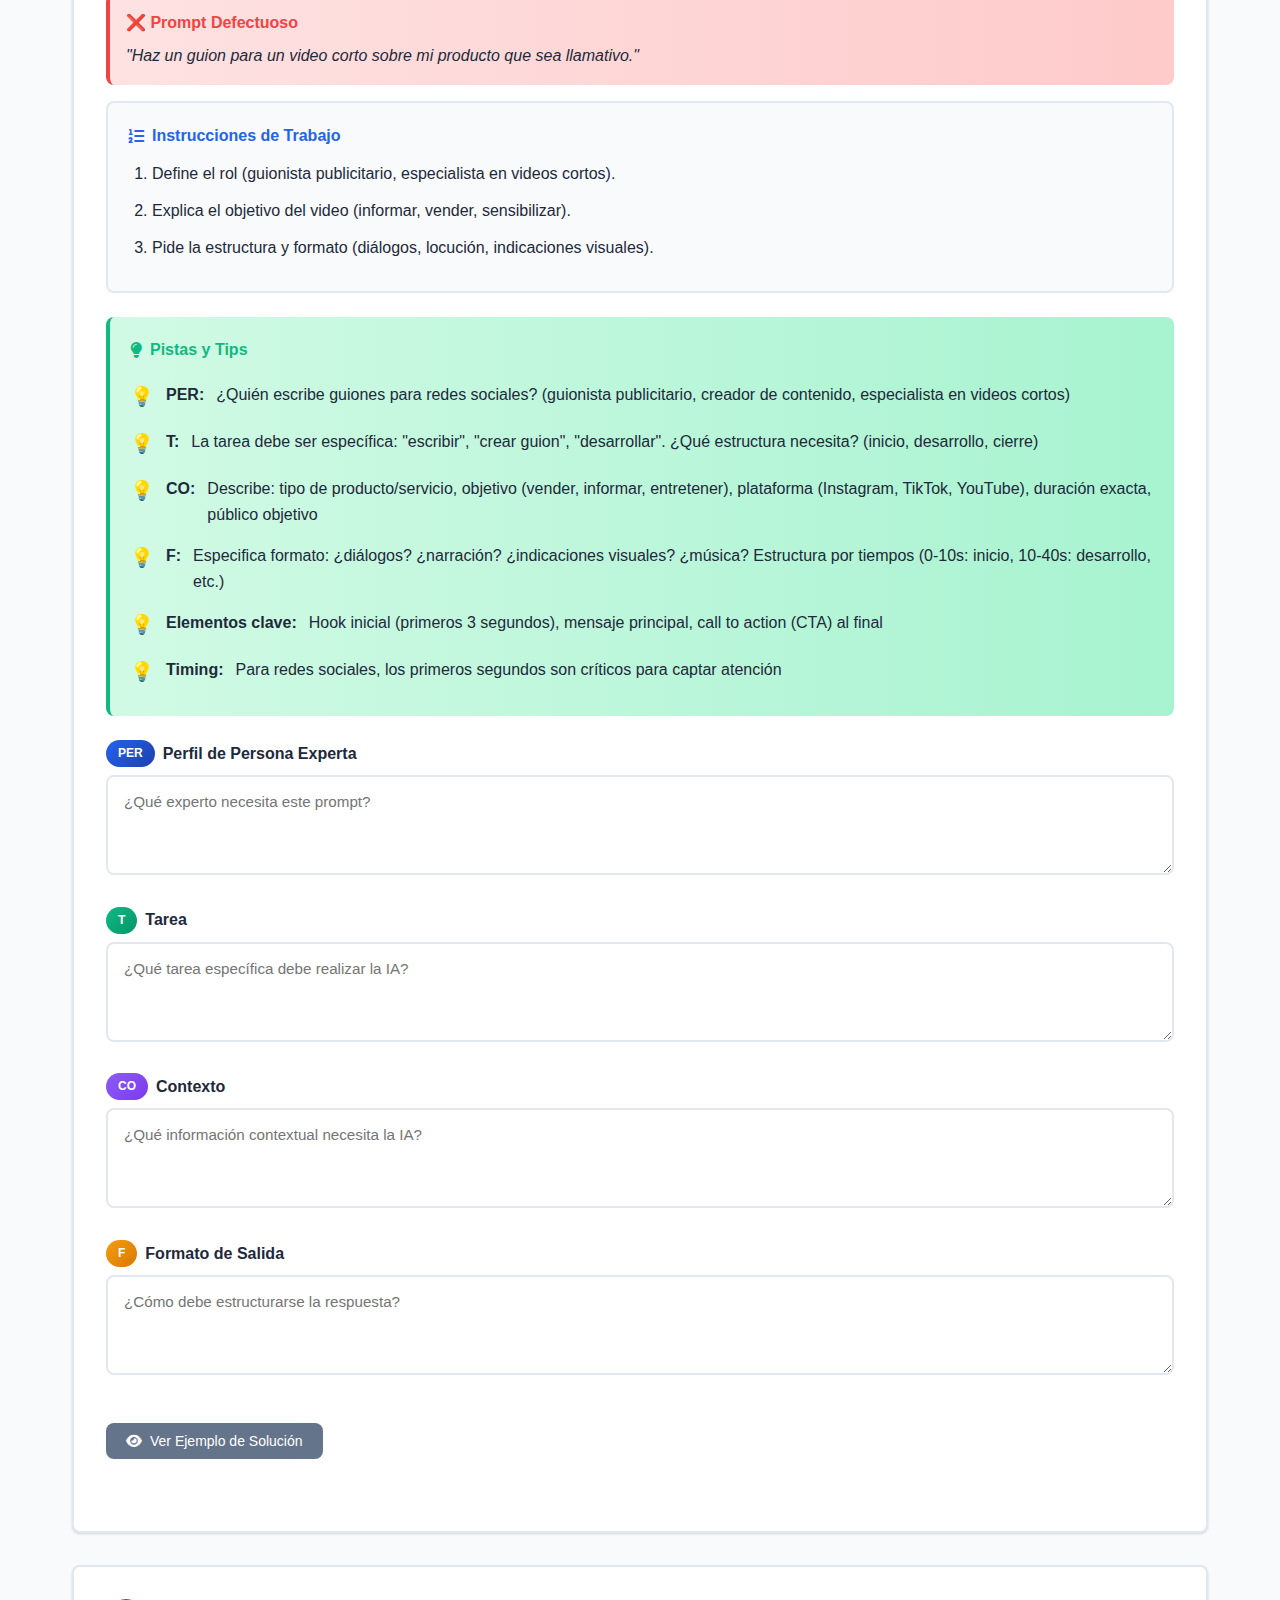
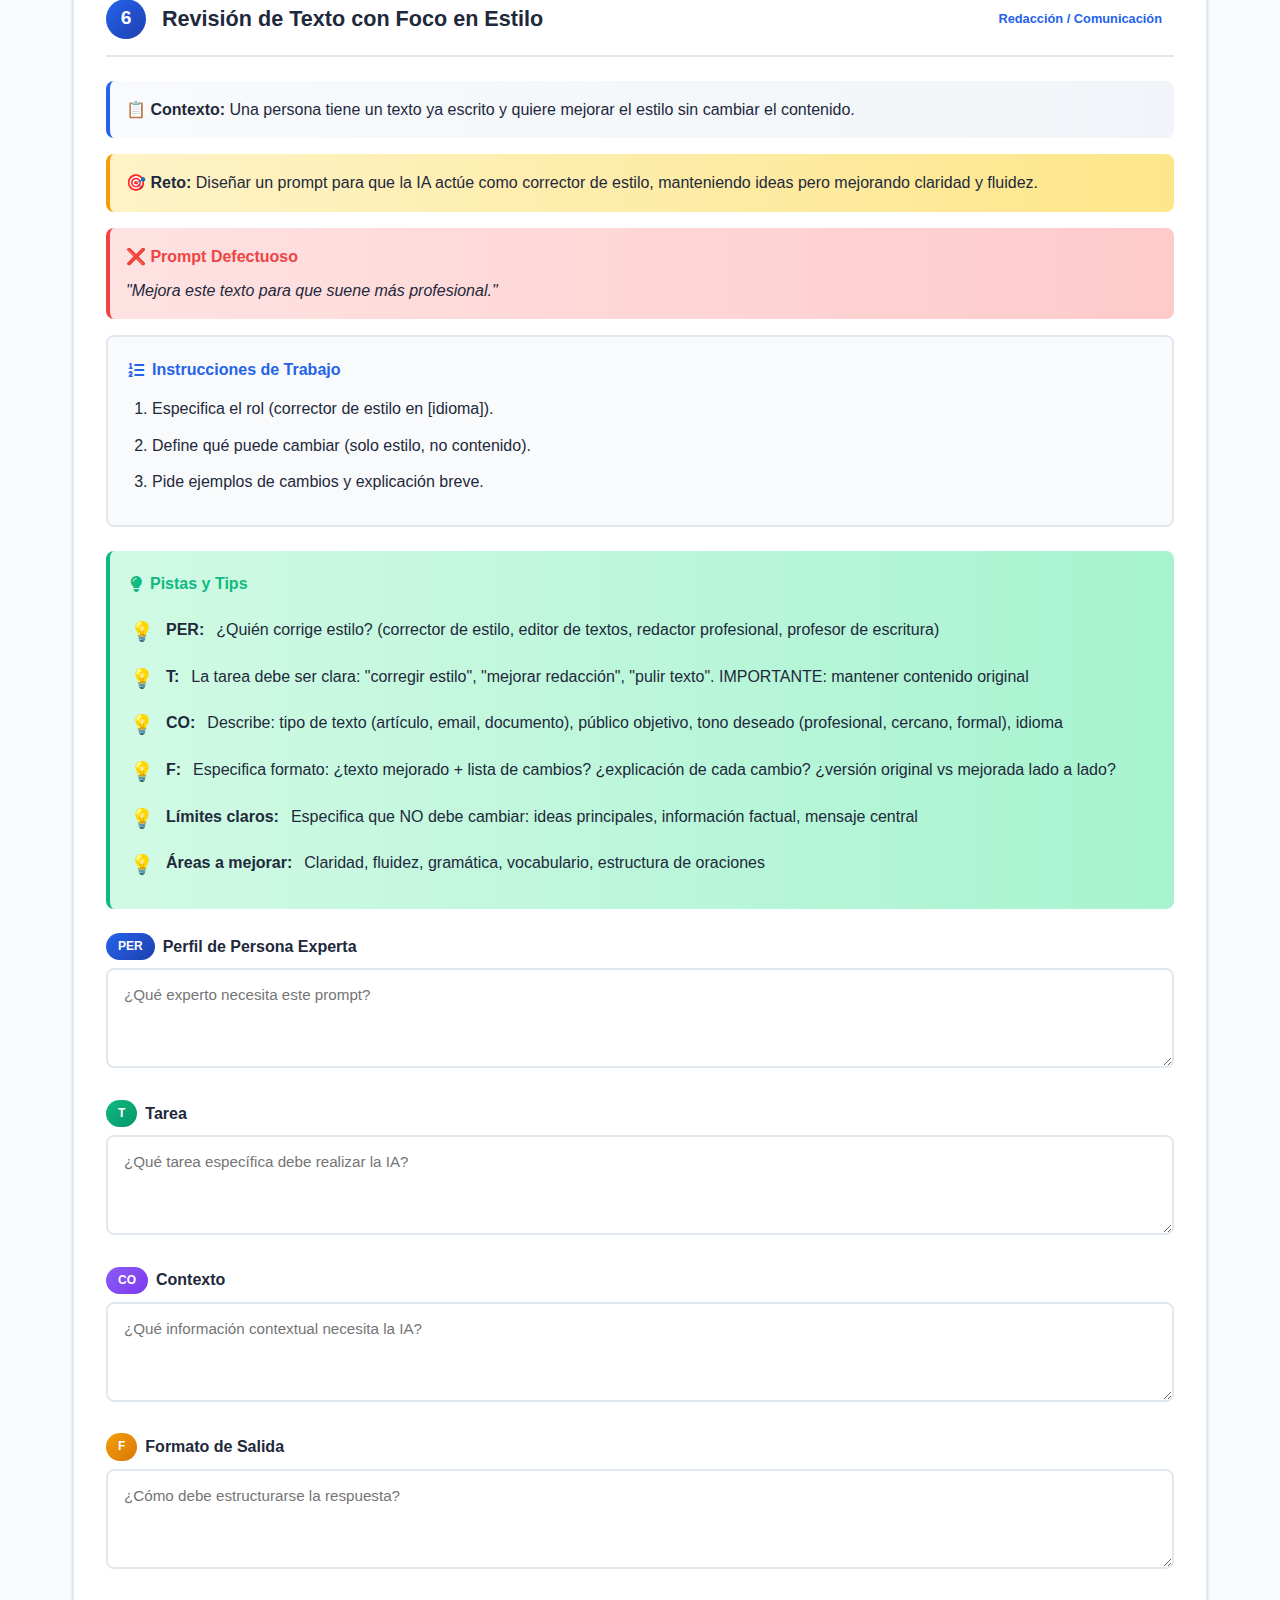
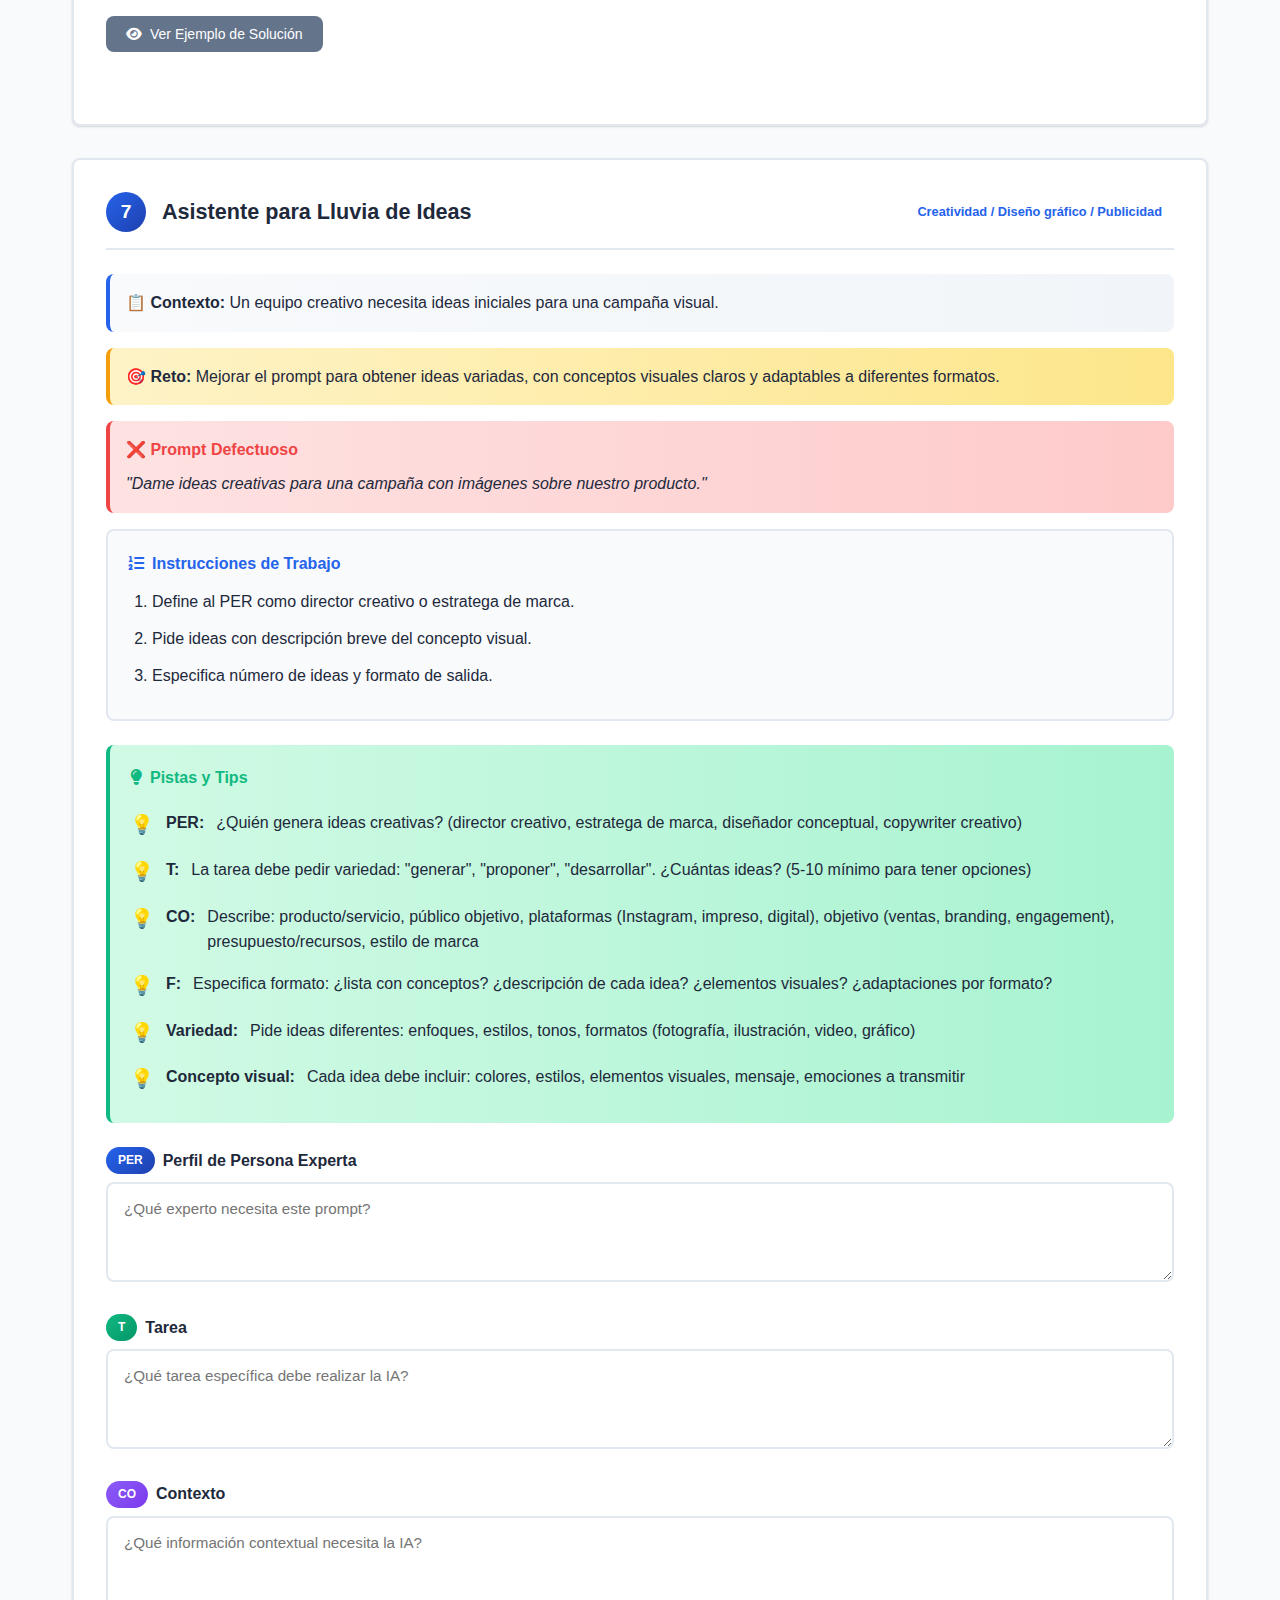
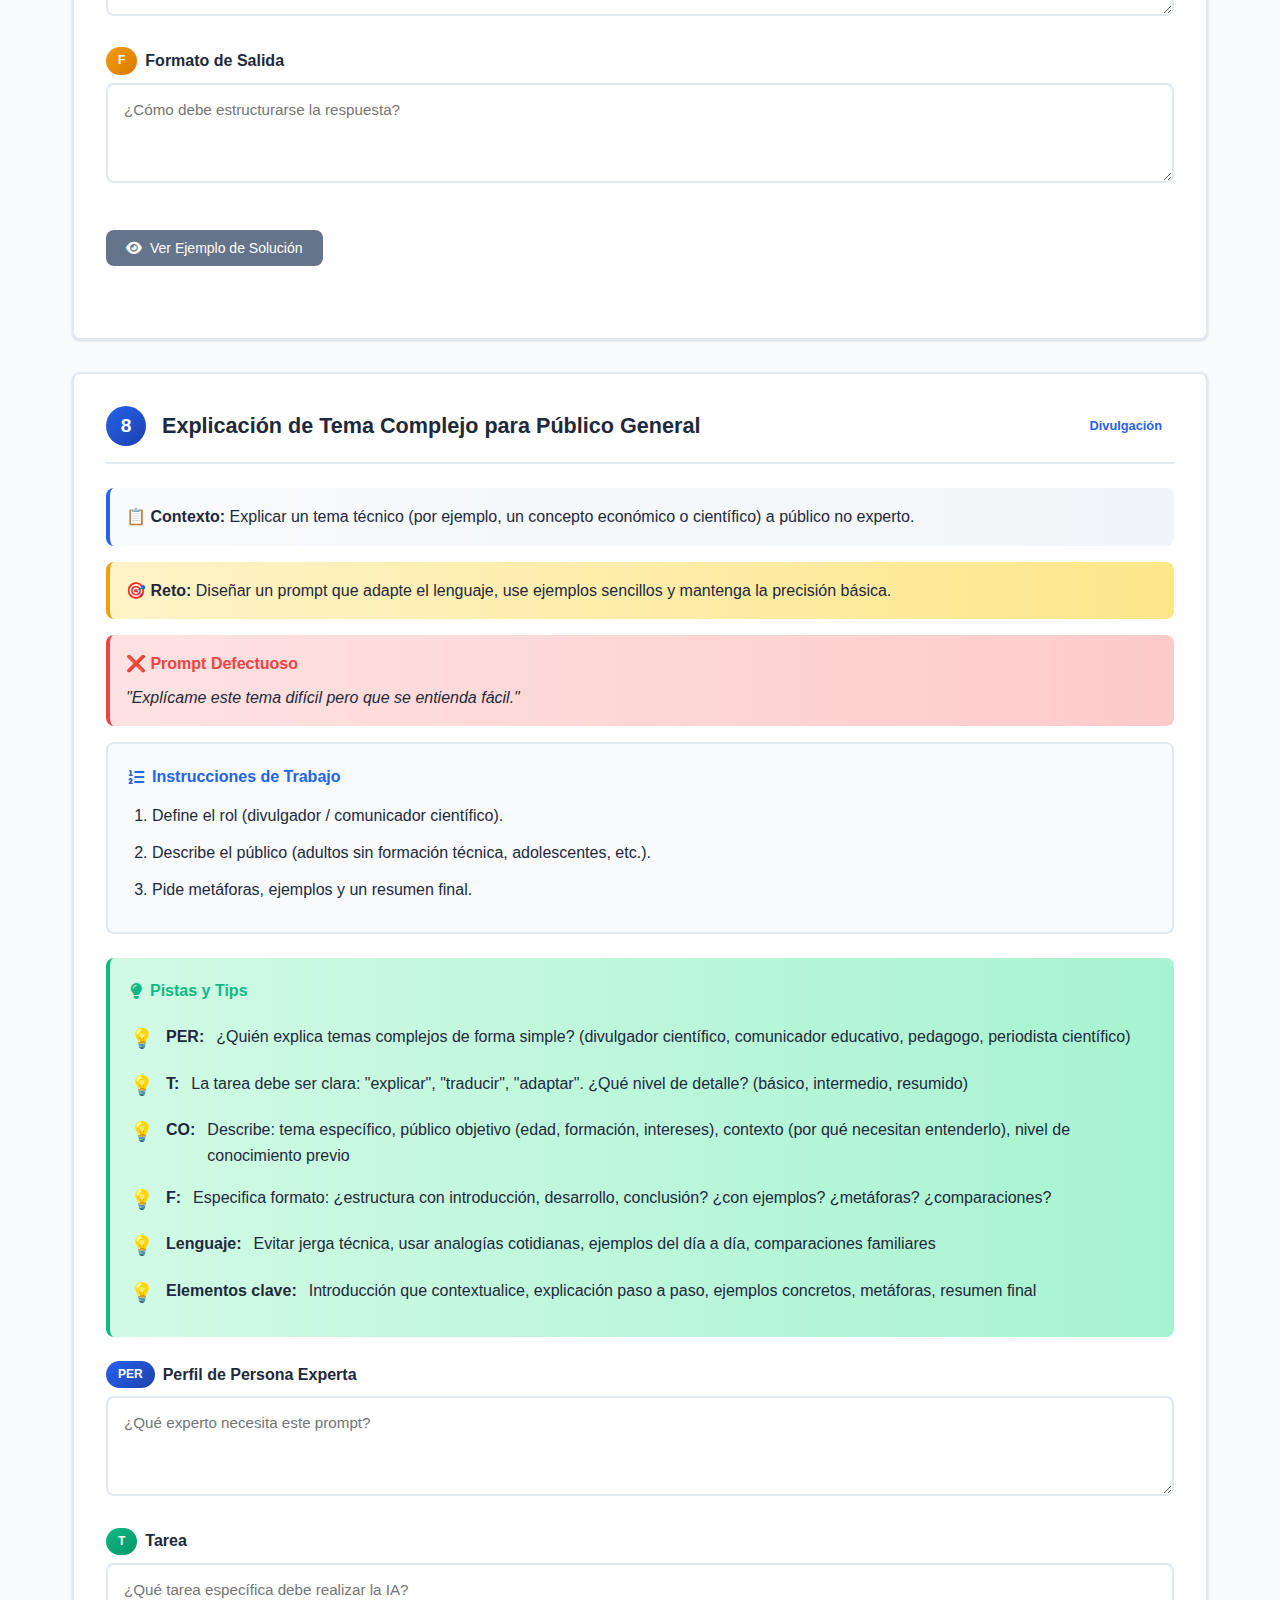
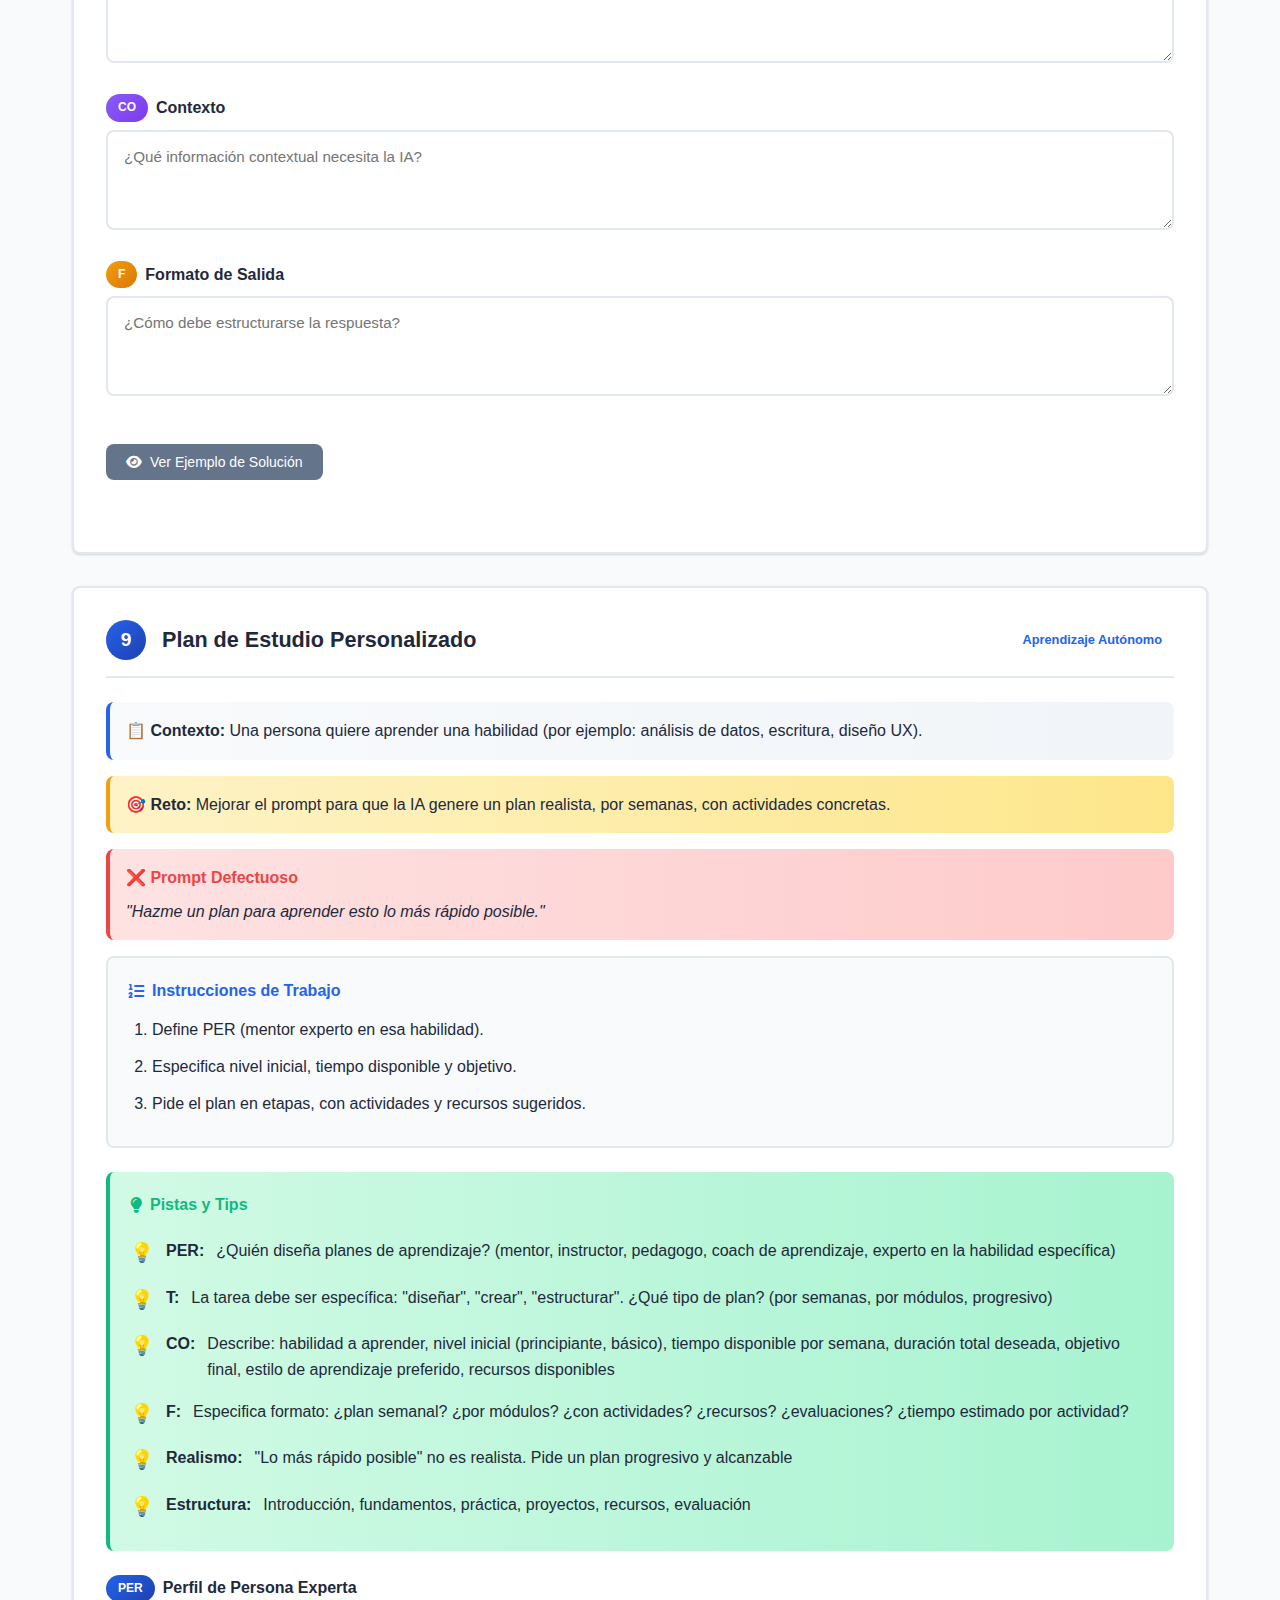
<file: TALLER_PERTCOF.html>
<!DOCTYPE html>
<html lang="es">
<head>
    <meta charset="UTF-8">
    <meta name="viewport" content="width=device-width, initial-scale=1.0">
    <title>Taller PER-T-CO-F - Mejora de Prompts - Emprende Smart</title>
    <link rel="stylesheet" href="styles.css">
    <link rel="stylesheet" href="https://cdnjs.cloudflare.com/ajax/libs/font-awesome/6.4.0/css/all.min.css">
    <style>
        .taller-container {
            max-width: 1200px;
            margin: 0 auto;
            padding: 2rem;
        }

        .header-taller {
            text-align: center;
            margin-bottom: 3rem;
            padding: 2rem;
            background: linear-gradient(135deg, var(--primary-color), var(--primary-dark));
            color: white;
            border-radius: var(--radius);
            box-shadow: var(--shadow-lg);
        }

        .header-taller h1 {
            font-size: 2rem;
            margin-bottom: 0.5rem;
        }

        .caso-section {
            background: var(--card-bg);
            border-radius: var(--radius);
            padding: 2rem;
            margin-bottom: 2rem;
            box-shadow: var(--shadow);
            border: 2px solid var(--border-color);
            transition: var(--transition);
        }

        .caso-section:hover {
            box-shadow: var(--shadow-lg);
        }

        .caso-header {
            display: flex;
            align-items: center;
            justify-content: space-between;
            margin-bottom: 1.5rem;
            padding-bottom: 1rem;
            border-bottom: 2px solid var(--border-color);
        }

        .caso-number {
            background: linear-gradient(135deg, var(--primary-color), var(--primary-dark));
            color: white;
            width: 40px;
            height: 40px;
            border-radius: 50%;
            display: flex;
            align-items: center;
            justify-content: center;
            font-weight: 700;
            font-size: 1.2rem;
            flex-shrink: 0;
            margin-right: 1rem;
        }

        .caso-title {
            font-size: 1.35rem;
            font-weight: 700;
            color: var(--text-primary);
            flex: 1;
        }

        .caso-tag {
            background: var(--primary-light);
            color: var(--primary-color);
            padding: 0.25rem 0.75rem;
            border-radius: 20px;
            font-size: 0.8rem;
            font-weight: 600;
        }

        .caso-content {
            margin-bottom: 1.5rem;
        }

        .contexto-box {
            background: linear-gradient(to right, #f8fafc, #f1f5f9);
            border-left: 4px solid var(--primary-color);
            padding: 1rem;
            border-radius: var(--radius);
            margin-bottom: 1rem;
        }

        .reto-box {
            background: linear-gradient(to right, #fef3c7, #fde68a);
            border-left: 4px solid var(--warning-color);
            padding: 1rem;
            border-radius: var(--radius);
            margin-bottom: 1rem;
        }

        .prompt-defectuoso {
            background: linear-gradient(to right, #fee2e2, #fecaca);
            border-left: 4px solid var(--danger-color);
            padding: 1rem;
            border-radius: var(--radius);
            margin-bottom: 1rem;
            font-style: italic;
            position: relative;
        }

        .prompt-defectuoso::before {
            content: "❌ Prompt Defectuoso";
            display: block;
            font-weight: 700;
            font-style: normal;
            margin-bottom: 0.5rem;
            color: var(--danger-color);
        }

        .instrucciones-box {
            background: var(--bg-color);
            border: 2px solid var(--border-color);
            border-radius: var(--radius);
            padding: 1.25rem;
            margin-bottom: 1.5rem;
        }

        .instrucciones-box h4 {
            color: var(--primary-color);
            margin-bottom: 0.75rem;
            font-size: 1rem;
            display: flex;
            align-items: center;
            gap: 0.5rem;
        }

        .instrucciones-box ol {
            margin-left: 1.5rem;
            line-height: 1.8;
        }

        .instrucciones-box li {
            margin-bottom: 0.5rem;
        }

        .tips-box {
            background: linear-gradient(to right, #d1fae5, #a7f3d0);
            border-left: 4px solid var(--success-color);
            padding: 1.25rem;
            border-radius: var(--radius);
            margin-bottom: 1.5rem;
        }

        .tips-box h4 {
            color: var(--success-color);
            margin-bottom: 0.75rem;
            font-size: 1rem;
            display: flex;
            align-items: center;
            gap: 0.5rem;
        }

        .tips-list {
            list-style: none;
            padding: 0;
            margin: 0;
        }

        .tips-list li {
            padding: 0.5rem 0;
            display: flex;
            align-items: flex-start;
            gap: 0.75rem;
        }

        .tips-list li::before {
            content: "💡";
            font-size: 1.2rem;
            flex-shrink: 0;
        }

        .form-group-taller {
            margin-bottom: 1.5rem;
        }

        .form-group-taller label {
            display: flex;
            align-items: center;
            gap: 0.5rem;
            font-weight: 600;
            color: var(--text-primary);
            margin-bottom: 0.5rem;
        }

        .pertcof-badge {
            padding: 0.25rem 0.75rem;
            border-radius: 20px;
            font-size: 0.75rem;
            font-weight: 700;
            color: white;
        }

        .pertcof-badge.per {
            background: linear-gradient(135deg, #2563eb, #1e40af);
        }

        .pertcof-badge.t {
            background: linear-gradient(135deg, #10b981, #059669);
        }

        .pertcof-badge.co {
            background: linear-gradient(135deg, #8b5cf6, #7c3aed);
        }

        .pertcof-badge.f {
            background: linear-gradient(135deg, #f59e0b, #d97706);
        }

        .form-group-taller textarea {
            width: 100%;
            padding: 1rem;
            border: 2px solid var(--border-color);
            border-radius: var(--radius);
            font-size: 0.95rem;
            font-family: inherit;
            transition: var(--transition);
            resize: vertical;
            min-height: 100px;
        }

        .form-group-taller textarea:focus {
            outline: none;
            border-color: var(--primary-color);
            box-shadow: 0 0 0 3px rgba(37, 99, 235, 0.1);
        }

        .btn-ver-ejemplo {
            margin-top: 1rem;
            margin-bottom: 1rem;
        }

        .ejemplo-box {
            background: linear-gradient(to right, #eff6ff, #dbeafe);
            border-left: 4px solid var(--primary-color);
            padding: 1.25rem;
            border-radius: var(--radius);
            margin-top: 1rem;
            display: none;
        }

        .ejemplo-box.show {
            display: block;
        }

        .ejemplo-box h5 {
            color: var(--primary-color);
            margin-bottom: 0.75rem;
            font-size: 0.95rem;
            font-weight: 600;
        }

        .ejemplo-prompt {
            background: white;
            padding: 1rem;
            border-radius: var(--radius);
            font-family: 'Courier New', monospace;
            font-size: 0.85rem;
            line-height: 1.6;
            white-space: pre-wrap;
            border: 1px solid var(--border-color);
        }

        .btn-copiar-ejemplo {
            margin-top: 0.75rem;
        }

        .hint-box {
            background: #f8fafc;
            border: 1px dashed var(--border-color);
            border-radius: var(--radius);
            padding: 0.75rem;
            margin-top: 0.5rem;
            font-size: 0.85rem;
            color: var(--text-secondary);
            font-style: italic;
        }

        .pista-revelar {
            background: transparent;
            border: none;
            color: var(--primary-color);
            cursor: pointer;
            text-decoration: underline;
            font-size: 0.85rem;
            padding: 0;
            margin-top: 0.5rem;
        }

        .pista-revelar:hover {
            color: var(--primary-dark);
        }

        .collapse {
            display: none;
        }

        .collapse.show {
            display: block;
        }
    </style>
</head>
<body>
    <div class="taller-container">
        <div class="header-taller">
            <h1><i class="fas fa-graduation-cap"></i> Taller PER-T-CO-F</h1>
            <p style="font-size: 1.1rem; opacity: 0.9;">Mejora de Prompts: De Prompts Defectuosos a Prompts Efectivos</p>
            <p style="font-size: 0.95rem; opacity: 0.8; margin-top: 0.5rem;">Aprende a diseñar prompts profesionales usando la metodología PER-T-CO-F</p>
        </div>

        <!-- CASO 1 -->
        <div class="caso-section">
            <div class="caso-header">
                <div style="display: flex; align-items: center; flex: 1;">
                    <div class="caso-number">1</div>
                    <div class="caso-title">Informe Ejecutivo para Directivos</div>
                </div>
                <span class="caso-tag">Comunicación / Empresas</span>
            </div>

            <div class="caso-content">
                <div class="contexto-box">
                    <strong>📋 Contexto:</strong> La IA debe ayudar a redactar un informe ejecutivo de 1 página para directivos sobre los resultados de un proyecto.
                </div>

                <div class="reto-box">
                    <strong>🎯 Reto:</strong> Mejorar el prompt para que la IA genere un informe ejecutivo claro, sintético y estructurado.
                </div>

                <div class="prompt-defectuoso">
                    "Hazme un informe de este proyecto para los jefes, que quede bien hecho y resumido."
                </div>

                <div class="instrucciones-box">
                    <h4><i class="fas fa-list-ol"></i> Instrucciones de Trabajo</h4>
                    <ol>
                        <li>Identifica PER, T, CO y F en el prompt inicial.</li>
                        <li>Señala qué falta o está vago.</li>
                        <li>Reescribe el prompt usando PERTCOF.</li>
                    </ol>
                </div>

                <div class="tips-box">
                    <h4><i class="fas fa-lightbulb"></i> Pistas y Tips</h4>
                    <ul class="tips-list">
                        <li><strong>PER:</strong> Necesitas un experto en comunicación ejecutiva o en redacción de informes para directivos. Piensa: ¿qué profesional escribe informes ejecutivos?</li>
                        <li><strong>T:</strong> La tarea debe ser específica: "redactar", "estructurar", "sintetizar". ¿Qué elementos debe tener un informe ejecutivo? (resumen, resultados, conclusiones, recomendaciones)</li>
                        <li><strong>CO:</strong> Faltan detalles importantes: ¿qué tipo de proyecto? ¿qué información tienes disponible? ¿cuál es el objetivo del informe?</li>
                        <li><strong>F:</strong> "Bien hecho" es vago. Especifica: ¿qué formato? (1 página, secciones, viñetas, gráficos). ¿Qué estructura? (resumen ejecutivo, resultados, recomendaciones)</li>
                        <li><strong>Palabras clave a usar:</strong> "informe ejecutivo", "1 página", "para directivos", "estructurado", "sintético", "resultados clave", "recomendaciones"</li>
                    </ul>
                </div>

                <div class="form-group-taller">
                    <label>
                        <span class="pertcof-badge per">PER</span>
                        Perfil de Persona Experta
                    </label>
                    <textarea id="caso1-per" placeholder="¿Qué experto necesita este prompt? (ej: experto en comunicación ejecutiva)"></textarea>
                    <div class="hint-box">
                        💡 <strong>Ayuda:</strong> Piensa en quién escribe informes ejecutivos en empresas. ¿Es un consultor? ¿Un director de comunicaciones? ¿Un analista ejecutivo?
                    </div>
                </div>

                <div class="form-group-taller">
                    <label>
                        <span class="pertcof-badge t">T</span>
                        Tarea
                    </label>
                    <textarea id="caso1-t" placeholder="¿Qué tarea específica debe realizar la IA?"></textarea>
                    <div class="hint-box">
                        💡 <strong>Ayuda:</strong> La tarea debe ser clara: "Redactar un informe ejecutivo de 1 página que incluya: resumen, resultados clave, conclusiones y recomendaciones"
                    </div>
                </div>

                <div class="form-group-taller">
                    <label>
                        <span class="pertcof-badge co">CO</span>
                        Contexto
                    </label>
                    <textarea id="caso1-co" placeholder="¿Qué información contextual necesita la IA?"></textarea>
                    <div class="hint-box">
                        💡 <strong>Ayuda:</strong> Describe: tipo de proyecto, objetivo del informe, audiencia (directivos), información disponible, tono profesional
                    </div>
                </div>

                <div class="form-group-taller">
                    <label>
                        <span class="pertcof-badge f">F</span>
                        Formato de Salida
                    </label>
                    <textarea id="caso1-f" placeholder="¿Cómo debe estructurarse la respuesta?"></textarea>
                    <div class="hint-box">
                        💡 <strong>Ayuda:</strong> Especifica: 1 página máximo, secciones numeradas, viñetas para resultados, formato profesional, lenguaje claro y directo
                    </div>
                </div>

                <button class="btn btn-secondary btn-ver-ejemplo" onclick="toggleEjemplo('caso1')">
                    <i class="fas fa-eye"></i> Ver Ejemplo de Solución
                </button>

                <div id="ejemplo-caso1" class="ejemplo-box">
                    <h5><i class="fas fa-check-circle"></i> Ejemplo de Prompt Mejorado:</h5>
                    <div class="ejemplo-prompt" id="ejemplo-caso1-text">PER: Actúa como experto en comunicación ejecutiva con 10 años de experiencia redactando informes para directivos de empresas.

T: Redactar un informe ejecutivo de 1 página que sintetice los resultados del proyecto [describe tu proyecto], estructurado en: resumen ejecutivo, resultados clave, conclusiones principales y recomendaciones.

CO: Soy parte de un equipo que acaba de completar [tipo de proyecto]. Los directivos necesitan un informe conciso para tomar decisiones. Tengo acceso a los datos del proyecto: [menciona información clave disponible]. El tono debe ser profesional, claro y orientado a la acción.

F: Devuelve un informe ejecutivo de máximo 1 página con la siguiente estructura:
1. Resumen ejecutivo (2-3 párrafos)
2. Resultados clave (viñetas numeradas)
3. Conclusiones principales (2-3 puntos)
4. Recomendaciones (acciones concretas)

Usa lenguaje claro, directo y profesional. Evita jerga técnica innecesaria.</div>
                    <button class="btn btn-primary btn-sm btn-copiar-ejemplo" onclick="copiarEjemplo('caso1')">
                        <i class="fas fa-copy"></i> Copiar Ejemplo
                    </button>
                </div>
            </div>
        </div>

        <!-- CASO 2 -->
        <div class="caso-section">
            <div class="caso-header">
                <div style="display: flex; align-items: center; flex: 1;">
                    <div class="caso-number">2</div>
                    <div class="caso-title">Campaña de Redes Sociales</div>
                </div>
                <span class="caso-tag">Marketing Digital</span>
            </div>

            <div class="caso-content">
                <div class="contexto-box">
                    <strong>📋 Contexto:</strong> Una pequeña marca quiere ideas para una campaña de redes sociales.
                </div>

                <div class="reto-box">
                    <strong>🎯 Reto:</strong> Diseñar un prompt que genere un plan de contenidos concreto, realista y accionable.
                </div>

                <div class="prompt-defectuoso">
                    "Genera ideas para redes sociales para una marca que vende cosas por internet."
                </div>

                <div class="instrucciones-box">
                    <h4><i class="fas fa-list-ol"></i> Instrucciones de Trabajo</h4>
                    <ol>
                        <li>Añade un perfil de persona experta adecuado.</li>
                        <li>Define con precisión la tarea y el público objetivo.</li>
                        <li>Especifica el formato de salida (tabla, bullets, calendario, etc.).</li>
                    </ol>
                </div>

                <div class="tips-box">
                    <h4><i class="fas fa-lightbulb"></i> Pistas y Tips</h4>
                    <ul class="tips-list">
                        <li><strong>PER:</strong> ¿Quién crea campañas de redes sociales? (community manager, estratega de marketing digital, especialista en social media)</li>
                        <li><strong>T:</strong> La tarea debe incluir: "diseñar", "planificar", "generar". ¿Qué necesita exactamente? (ideas de contenido, calendario, temas, formatos)</li>
                        <li><strong>CO:</strong> "Marca que vende cosas por internet" es muy vago. Necesitas: tipo de productos, público objetivo, plataformas a usar, objetivo de la campaña, presupuesto/recursos, duración</li>
                        <li><strong>F:</strong> Especifica formato: ¿tabla con fechas? ¿calendario mensual? ¿lista de ideas por tema? ¿incluye descripción de cada post?</li>
                        <li><strong>Preguntas útiles:</strong> ¿Qué plataformas? (Instagram, Facebook, TikTok). ¿Qué tipo de contenido? (educativo, entretenido, promocional). ¿Cuántos posts por semana?</li>
                    </ul>
                </div>

                <div class="form-group-taller">
                    <label>
                        <span class="pertcof-badge per">PER</span>
                        Perfil de Persona Experta
                    </label>
                    <textarea id="caso2-per" placeholder="¿Qué experto necesita este prompt?"></textarea>
                </div>

                <div class="form-group-taller">
                    <label>
                        <span class="pertcof-badge t">T</span>
                        Tarea
                    </label>
                    <textarea id="caso2-t" placeholder="¿Qué tarea específica debe realizar la IA?"></textarea>
                </div>

                <div class="form-group-taller">
                    <label>
                        <span class="pertcof-badge co">CO</span>
                        Contexto
                    </label>
                    <textarea id="caso2-co" placeholder="¿Qué información contextual necesita la IA?"></textarea>
                </div>

                <div class="form-group-taller">
                    <label>
                        <span class="pertcof-badge f">F</span>
                        Formato de Salida
                    </label>
                    <textarea id="caso2-f" placeholder="¿Cómo debe estructurarse la respuesta?"></textarea>
                </div>

                <button class="btn btn-secondary btn-ver-ejemplo" onclick="toggleEjemplo('caso2')">
                    <i class="fas fa-eye"></i> Ver Ejemplo de Solución
                </button>

                <div id="ejemplo-caso2" class="ejemplo-box">
                    <h5><i class="fas fa-check-circle"></i> Ejemplo de Prompt Mejorado:</h5>
                    <div class="ejemplo-prompt" id="ejemplo-caso2-text">PER: Actúa como estratega de marketing digital especializado en campañas de redes sociales con 8 años de experiencia.

T: Diseñar un plan de contenidos para redes sociales que incluya: ideas de posts, calendario mensual, temas por semana y descripción de cada contenido.

CO: Trabajo en una pequeña marca de [tipo de producto, ej: productos orgánicos para el hogar]. Nuestro público objetivo son [describe: edad, intereses, ubicación]. Queremos hacer una campaña en Instagram y Facebook durante el próximo mes. El objetivo es [aumentar engagement, generar ventas, construir marca]. Disponemos de [recursos disponibles: equipo de diseño, presupuesto limitado]. Necesitamos [X] posts por semana.

F: Devuelve un plan en formato de tabla con las siguientes columnas:
- Fecha
- Plataforma (Instagram/Facebook)
- Tipo de contenido (educativo/promocional/entretenido)
- Tema/Idea del post
- Descripción breve del contenido
- Hashtags sugeridos (3-5)

Incluye un mix de contenido: 40% educativo, 30% promocional, 30% entretenido. Los posts deben ser realistas para una marca pequeña.</div>
                    <button class="btn btn-primary btn-sm btn-copiar-ejemplo" onclick="copiarEjemplo('caso2')">
                        <i class="fas fa-copy"></i> Copiar Ejemplo
                    </button>
                </div>
            </div>
        </div>

        <!-- CASO 3 -->
        <div class="caso-section">
            <div class="caso-header">
                <div style="display: flex; align-items: center; flex: 1;">
                    <div class="caso-number">3</div>
                    <div class="caso-title">Análisis de Contrato Básico</div>
                </div>
                <span class="caso-tag">Derecho</span>
            </div>

            <div class="caso-content">
                <div class="contexto-box">
                    <strong>📋 Contexto:</strong> Un estudiante de derecho quiere que la IA le ayude a entender riesgos de un contrato sencillo de prestación de servicios.
                </div>

                <div class="reto-box">
                    <strong>🎯 Reto:</strong> Mejorar el prompt para que la IA explique riesgos de forma clara y ordenada, sin dar asesoría legal definitiva.
                </div>

                <div class="prompt-defectuoso">
                    "Léete este contrato y dime si es bueno o malo y qué debería hacer."
                </div>

                <div class="instrucciones-box">
                    <h4><i class="fas fa-list-ol"></i> Instrucciones de Trabajo</h4>
                    <ol>
                        <li>Añade PER adecuado (abogado, pero con límites).</li>
                        <li>Define qué tipo de análisis se necesita (riesgos, cláusulas clave, lenguaje sencillo).</li>
                        <li>Añade advertencia sobre que no reemplaza asesoría legal profesional.</li>
                    </ol>
                </div>

                <div class="tips-box">
                    <h4><i class="fas fa-lightbulb"></i> Pistas y Tips</h4>
                    <ul class="tips-list">
                        <li><strong>PER:</strong> Necesitas un abogado con experiencia en contratos, PERO es importante limitar su rol. ¿Cómo? "Actúa como abogado que explica conceptos educativos, no como asesor legal"</li>
                        <li><strong>T:</strong> La tarea debe ser clara: "analizar", "identificar riesgos", "explicar cláusulas". NO debe ser "dar asesoría legal"</li>
                        <li><strong>CO:</strong> Describe: tipo de contrato, contexto (estudiante aprendiendo), qué necesita entender específicamente</li>
                        <li><strong>F:</strong> Especifica formato: ¿lista de riesgos? ¿explicación de cláusulas? ¿recomendaciones educativas? IMPORTANTE: incluir advertencia legal</li>
                        <li><strong>Advertencia necesaria:</strong> Siempre añade que la IA no reemplaza asesoría legal profesional y que es solo para fines educativos</li>
                        <li><strong>Lenguaje:</strong> Pide que explique en términos sencillos, sin jerga legal excesiva</li>
                    </ul>
                </div>

                <div class="form-group-taller">
                    <label>
                        <span class="pertcof-badge per">PER</span>
                        Perfil de Persona Experta
                    </label>
                    <textarea id="caso3-per" placeholder="¿Qué experto necesita este prompt? (Recuerda: con límites educativos)"></textarea>
                </div>

                <div class="form-group-taller">
                    <label>
                        <span class="pertcof-badge t">T</span>
                        Tarea
                    </label>
                    <textarea id="caso3-t" placeholder="¿Qué tarea específica debe realizar la IA?"></textarea>
                </div>

                <div class="form-group-taller">
                    <label>
                        <span class="pertcof-badge co">CO</span>
                        Contexto
                    </label>
                    <textarea id="caso3-co" placeholder="¿Qué información contextual necesita la IA?"></textarea>
                </div>

                <div class="form-group-taller">
                    <label>
                        <span class="pertcof-badge f">F</span>
                        Formato de Salida
                    </label>
                    <textarea id="caso3-f" placeholder="¿Cómo debe estructurarse la respuesta? (Incluye advertencia legal)"></textarea>
                </div>

                <button class="btn btn-secondary btn-ver-ejemplo" onclick="toggleEjemplo('caso3')">
                    <i class="fas fa-eye"></i> Ver Ejemplo de Solución
                </button>

                <div id="ejemplo-caso3" class="ejemplo-box">
                    <h5><i class="fas fa-check-circle"></i> Ejemplo de Prompt Mejorado:</h5>
                    <div class="ejemplo-prompt" id="ejemplo-caso3-text">PER: Actúa como abogado con 15 años de experiencia en derecho contractual, pero aclarando que esta es una explicación educativa para fines de aprendizaje, no asesoría legal profesional.

T: Analizar el contrato de prestación de servicios que te proporcionaré, identificando: riesgos potenciales, cláusulas clave, términos que requieren atención y explicar cada punto en lenguaje sencillo.

CO: Soy estudiante de derecho aprendiendo a analizar contratos. Tengo un contrato de prestación de servicios [describe brevemente el tipo: freelance, servicios profesionales, etc.]. Necesito entender qué cláusulas podrían ser problemáticas y por qué, explicado de forma educativa.

F: Devuelve el análisis en las siguientes secciones:
1. Resumen del tipo de contrato (2-3 líneas)
2. Cláusulas clave identificadas (lista con explicación sencilla de cada una)
3. Riesgos potenciales identificados (lista de riesgos con explicación breve)
4. Recomendaciones educativas (qué aspectos revisar con un abogado profesional)

IMPORTANTE: Al inicio de tu respuesta, incluye esta advertencia: "Esta es una explicación educativa. NO reemplaza la asesoría legal profesional. Para asuntos legales importantes, consulta siempre con un abogado licenciado."

Usa lenguaje claro y educativo, evitando jerga legal innecesaria.</div>
                    <button class="btn btn-primary btn-sm btn-copiar-ejemplo" onclick="copiarEjemplo('caso3')">
                        <i class="fas fa-copy"></i> Copiar Ejemplo
                    </button>
                </div>
            </div>
        </div>

        <!-- CASO 4 -->
        <div class="caso-section">
            <div class="caso-header">
                <div style="display: flex; align-items: center; flex: 1;">
                    <div class="caso-number">4</div>
                    <div class="caso-title">Titulares Periodísticos</div>
                </div>
                <span class="caso-tag">Periodismo</span>
            </div>

            <div class="caso-content">
                <div class="contexto-box">
                    <strong>📋 Contexto:</strong> Una comunicadora necesita ayuda para proponer titulares atractivos para una noticia.
                </div>

                <div class="reto-box">
                    <strong>🎯 Reto:</strong> Diseñar un prompt que genere varios titulares con distintos enfoques y tonos.
                </div>

                <div class="prompt-defectuoso">
                    "Ponle un buen título a esta noticia para que la gente le haga clic."
                </div>

                <div class="instrucciones-box">
                    <h4><i class="fas fa-list-ol"></i> Instrucciones de Trabajo</h4>
                    <ol>
                        <li>Especifica el rol (editor jefe / redactor senior).</li>
                        <li>Pide varios estilos de titulares (informativo, emocional, creativo, etc.).</li>
                        <li>Define el formato de salida (lista numerada, con breve explicación).</li>
                    </ol>
                </div>

                <div class="tips-box">
                    <h4><i class="fas fa-lightbulb"></i> Pistas y Tips</h4>
                    <ul class="tips-list">
                        <li><strong>PER:</strong> ¿Quién escribe titulares profesionales? (editor jefe, redactor senior, periodista especializado)</li>
                        <li><strong>T:</strong> La tarea debe pedir múltiples opciones: "generar", "proponer", "crear". ¿Cuántos titulares? (3-5 mínimo)</li>
                        <li><strong>CO:</strong> Describe: tema de la noticia, público objetivo, medio (digital, impreso, redes), tono del medio, longitud deseada</li>
                        <li><strong>F:</strong> Especifica formato: ¿lista numerada? ¿con explicación del estilo? ¿para qué plataforma? (web, redes, impreso)</li>
                        <li><strong>Variedad:</strong> Pide diferentes estilos: informativo, emocional, creativo, directo, pregunta, cifra/número</li>
                        <li><strong>SEO:</strong> Si es para web, menciona palabras clave importantes</li>
                    </ul>
                </div>

                <div class="form-group-taller">
                    <label><span class="pertcof-badge per">PER</span> Perfil de Persona Experta</label>
                    <textarea id="caso4-per" placeholder="¿Qué experto necesita este prompt?"></textarea>
                </div>
                <div class="form-group-taller">
                    <label><span class="pertcof-badge t">T</span> Tarea</label>
                    <textarea id="caso4-t" placeholder="¿Qué tarea específica debe realizar la IA?"></textarea>
                </div>
                <div class="form-group-taller">
                    <label><span class="pertcof-badge co">CO</span> Contexto</label>
                    <textarea id="caso4-co" placeholder="¿Qué información contextual necesita la IA?"></textarea>
                </div>
                <div class="form-group-taller">
                    <label><span class="pertcof-badge f">F</span> Formato de Salida</label>
                    <textarea id="caso4-f" placeholder="¿Cómo debe estructurarse la respuesta?"></textarea>
                </div>

                <button class="btn btn-secondary btn-ver-ejemplo" onclick="toggleEjemplo('caso4')">
                    <i class="fas fa-eye"></i> Ver Ejemplo de Solución
                </button>
                <div id="ejemplo-caso4" class="ejemplo-box">
                    <h5><i class="fas fa-check-circle"></i> Ejemplo de Prompt Mejorado:</h5>
                    <div class="ejemplo-prompt" id="ejemplo-caso4-text">PER: Actúa como editor jefe de un medio de comunicación digital con 10 años de experiencia creando titulares efectivos.

T: Generar 5 propuestas de titulares diferentes para la noticia que te proporcionaré, cada una con un estilo y enfoque distinto (informativo, emocional, creativo, directo, pregunta/cifra).

CO: Soy comunicadora trabajando en un medio digital. Tengo una noticia sobre [describe brevemente el tema] que será publicada en nuestra página web y compartida en redes sociales. Nuestro público es [describe audiencia: general, joven, profesional, etc.]. El tono del medio es [profesional/serio/cercano]. Necesito titulares entre [X-Y] palabras.

F: Devuelve 5 titulares en formato de lista numerada. Para cada titular, incluye:
1. El titular
2. Estilo aplicado (informativo, emocional, creativo, etc.)
3. Breve explicación de por qué funciona (1 línea)

Variedad requerida:
- Al menos uno informativo y directo
- Al menos uno emocional o que genere curiosidad
- Al menos uno creativo o innovador
- Considera SEO si aplica (palabras clave importantes)

Los titulares deben ser claros, precisos y atractivos para generar clicks sin caer en clickbait engañoso.</div>
                    <button class="btn btn-primary btn-sm btn-copiar-ejemplo" onclick="copiarEjemplo('caso4')">
                        <i class="fas fa-copy"></i> Copiar Ejemplo
                    </button>
                </div>
            </div>
        </div>

        <!-- CASO 5 -->
        <div class="caso-section">
            <div class="caso-header">
                <div style="display: flex; align-items: center; flex: 1;">
                    <div class="caso-number">5</div>
                    <div class="caso-title">Guion para Video Corto</div>
                </div>
                <span class="caso-tag">Publicidad / Contenidos</span>
            </div>

            <div class="caso-content">
                <div class="contexto-box">
                    <strong>📋 Contexto:</strong> Se necesita un guion de video de 30–60 segundos para redes sociales.
                </div>

                <div class="reto-box">
                    <strong>🎯 Reto:</strong> Mejorar el prompt para que la IA entregue un guion con estructura clara (inicio, desarrollo, cierre) y foco en un mensaje principal.
                </div>

                <div class="prompt-defectuoso">
                    "Haz un guion para un video corto sobre mi producto que sea llamativo."
                </div>

                <div class="instrucciones-box">
                    <h4><i class="fas fa-list-ol"></i> Instrucciones de Trabajo</h4>
                    <ol>
                        <li>Define el rol (guionista publicitario, especialista en videos cortos).</li>
                        <li>Explica el objetivo del video (informar, vender, sensibilizar).</li>
                        <li>Pide la estructura y formato (diálogos, locución, indicaciones visuales).</li>
                    </ol>
                </div>

                <div class="tips-box">
                    <h4><i class="fas fa-lightbulb"></i> Pistas y Tips</h4>
                    <ul class="tips-list">
                        <li><strong>PER:</strong> ¿Quién escribe guiones para redes sociales? (guionista publicitario, creador de contenido, especialista en videos cortos)</li>
                        <li><strong>T:</strong> La tarea debe ser específica: "escribir", "crear guion", "desarrollar". ¿Qué estructura necesita? (inicio, desarrollo, cierre)</li>
                        <li><strong>CO:</strong> Describe: tipo de producto/servicio, objetivo (vender, informar, entretener), plataforma (Instagram, TikTok, YouTube), duración exacta, público objetivo</li>
                        <li><strong>F:</strong> Especifica formato: ¿diálogos? ¿narración? ¿indicaciones visuales? ¿música? Estructura por tiempos (0-10s: inicio, 10-40s: desarrollo, etc.)</li>
                        <li><strong>Elementos clave:</strong> Hook inicial (primeros 3 segundos), mensaje principal, call to action (CTA) al final</li>
                        <li><strong>Timing:</strong> Para redes sociales, los primeros segundos son críticos para captar atención</li>
                    </ul>
                </div>

                <div class="form-group-taller">
                    <label><span class="pertcof-badge per">PER</span> Perfil de Persona Experta</label>
                    <textarea id="caso5-per" placeholder="¿Qué experto necesita este prompt?"></textarea>
                </div>
                <div class="form-group-taller">
                    <label><span class="pertcof-badge t">T</span> Tarea</label>
                    <textarea id="caso5-t" placeholder="¿Qué tarea específica debe realizar la IA?"></textarea>
                </div>
                <div class="form-group-taller">
                    <label><span class="pertcof-badge co">CO</span> Contexto</label>
                    <textarea id="caso5-co" placeholder="¿Qué información contextual necesita la IA?"></textarea>
                </div>
                <div class="form-group-taller">
                    <label><span class="pertcof-badge f">F</span> Formato de Salida</label>
                    <textarea id="caso5-f" placeholder="¿Cómo debe estructurarse la respuesta?"></textarea>
                </div>

                <button class="btn btn-secondary btn-ver-ejemplo" onclick="toggleEjemplo('caso5')">
                    <i class="fas fa-eye"></i> Ver Ejemplo de Solución
                </button>
                <div id="ejemplo-caso5" class="ejemplo-box">
                    <h5><i class="fas fa-check-circle"></i> Ejemplo de Prompt Mejorado:</h5>
                    <div class="ejemplo-prompt" id="ejemplo-caso5-text">PER: Actúa como guionista publicitario especializado en videos cortos para redes sociales con 8 años de experiencia.

T: Crear un guion completo para un video de [30-60] segundos que incluya: estructura narrativa (inicio, desarrollo, cierre), diálogos o locución, indicaciones visuales y timing específico.

CO: Necesito un guion para un video promocional sobre [describe producto/servicio]. El objetivo es [vender/informar/sensibilizar]. Será publicado en [Instagram/TikTok/YouTube]. El público objetivo es [describe: edad, intereses, comportamiento]. El video debe tener [30/45/60] segundos exactos.

F: Devuelve el guion en el siguiente formato:

**Estructura por tiempos:**
- 0-5s: Hook inicial (captar atención)
- 5-25s: Desarrollo del mensaje principal
- 25-30s: Cierre y Call to Action (CTA)

**Guion detallado:**
Para cada sección, incluye:
- [TIEMPO] - Descripción visual / Acción
- [TEXTO/LOCUCIÓN] - Diálogo o narración exacta
- [INDICACIONES] - Notas sobre música, efectos, transiciones

**Elementos requeridos:**
1. Hook inicial que capture atención en los primeros 3 segundos
2. Mensaje principal claro y conciso
3. CTA específico y directo al final
4. Indicaciones de ritmo y tono

El guion debe ser visual, dinámico y adaptado a la plataforma [menciona plataforma].</div>
                    <button class="btn btn-primary btn-sm btn-copiar-ejemplo" onclick="copiarEjemplo('caso5')">
                        <i class="fas fa-copy"></i> Copiar Ejemplo
                    </button>
                </div>
            </div>
        </div>

        <!-- CASO 6 -->
        <div class="caso-section">
            <div class="caso-header">
                <div style="display: flex; align-items: center; flex: 1;">
                    <div class="caso-number">6</div>
                    <div class="caso-title">Revisión de Texto con Foco en Estilo</div>
                </div>
                <span class="caso-tag">Redacción / Comunicación</span>
            </div>

            <div class="caso-content">
                <div class="contexto-box">
                    <strong>📋 Contexto:</strong> Una persona tiene un texto ya escrito y quiere mejorar el estilo sin cambiar el contenido.
                </div>

                <div class="reto-box">
                    <strong>🎯 Reto:</strong> Diseñar un prompt para que la IA actúe como corrector de estilo, manteniendo ideas pero mejorando claridad y fluidez.
                </div>

                <div class="prompt-defectuoso">
                    "Mejora este texto para que suene más profesional."
                </div>

                <div class="instrucciones-box">
                    <h4><i class="fas fa-list-ol"></i> Instrucciones de Trabajo</h4>
                    <ol>
                        <li>Especifica el rol (corrector de estilo en [idioma]).</li>
                        <li>Define qué puede cambiar (solo estilo, no contenido).</li>
                        <li>Pide ejemplos de cambios y explicación breve.</li>
                    </ol>
                </div>

                <div class="tips-box">
                    <h4><i class="fas fa-lightbulb"></i> Pistas y Tips</h4>
                    <ul class="tips-list">
                        <li><strong>PER:</strong> ¿Quién corrige estilo? (corrector de estilo, editor de textos, redactor profesional, profesor de escritura)</li>
                        <li><strong>T:</strong> La tarea debe ser clara: "corregir estilo", "mejorar redacción", "pulir texto". IMPORTANTE: mantener contenido original</li>
                        <li><strong>CO:</strong> Describe: tipo de texto (artículo, email, documento), público objetivo, tono deseado (profesional, cercano, formal), idioma</li>
                        <li><strong>F:</strong> Especifica formato: ¿texto mejorado + lista de cambios? ¿explicación de cada cambio? ¿versión original vs mejorada lado a lado?</li>
                        <li><strong>Límites claros:</strong> Especifica que NO debe cambiar: ideas principales, información factual, mensaje central</li>
                        <li><strong>Áreas a mejorar:</strong> Claridad, fluidez, gramática, vocabulario, estructura de oraciones</li>
                    </ul>
                </div>

                <div class="form-group-taller">
                    <label><span class="pertcof-badge per">PER</span> Perfil de Persona Experta</label>
                    <textarea id="caso6-per" placeholder="¿Qué experto necesita este prompt?"></textarea>
                </div>
                <div class="form-group-taller">
                    <label><span class="pertcof-badge t">T</span> Tarea</label>
                    <textarea id="caso6-t" placeholder="¿Qué tarea específica debe realizar la IA?"></textarea>
                </div>
                <div class="form-group-taller">
                    <label><span class="pertcof-badge co">CO</span> Contexto</label>
                    <textarea id="caso6-co" placeholder="¿Qué información contextual necesita la IA?"></textarea>
                </div>
                <div class="form-group-taller">
                    <label><span class="pertcof-badge f">F</span> Formato de Salida</label>
                    <textarea id="caso6-f" placeholder="¿Cómo debe estructurarse la respuesta?"></textarea>
                </div>

                <button class="btn btn-secondary btn-ver-ejemplo" onclick="toggleEjemplo('caso6')">
                    <i class="fas fa-eye"></i> Ver Ejemplo de Solución
                </button>
                <div id="ejemplo-caso6" class="ejemplo-box">
                    <h5><i class="fas fa-check-circle"></i> Ejemplo de Prompt Mejorado:</h5>
                    <div class="ejemplo-prompt" id="ejemplo-caso6-text">PER: Actúa como corrector de estilo profesional en español con 12 años de experiencia mejorando textos manteniendo el contenido original.

T: Revisar y mejorar el estilo del texto que te proporcionaré, corrigiendo: claridad, fluidez, gramática, vocabulario y estructura de oraciones, pero manteniendo todas las ideas, información y mensaje originales intactos.

CO: Tengo un texto ya escrito sobre [describe tema brevemente]. Es para [tipo de documento: artículo, email profesional, documento, etc.]. El público objetivo es [describe audiencia]. Necesito que suene más [profesional/cercano/formal/fluido] sin cambiar el contenido ni las ideas principales.

F: Devuelve la revisión en este formato:

**1. Texto Mejorado:**
[Muestra el texto completo mejorado]

**2. Principales Cambios Realizados:**
Lista numerada con:
- Cambio específico realizado (ej: "Reemplacé 'hacer' por 'desarrollar' para mayor precisión")
- Breve explicación de por qué mejora el texto (1 línea)
- Ejemplo: "Original: 'hacer una reunión' → Mejorado: 'organizar una reunión'"

**3. Resumen de Mejoras:**
- Gramática corregida: [número]
- Claridad mejorada: [áreas específicas]
- Fluidez: [mejoras en conectores, ritmo]

IMPORTANTE: NO cambies:
- Ideas principales
- Información factual
- Mensaje central
- Tono general (solo ajusta la expresión)

Solo mejora la forma en que está escrito, no el contenido.</div>
                    <button class="btn btn-primary btn-sm btn-copiar-ejemplo" onclick="copiarEjemplo('caso6')">
                        <i class="fas fa-copy"></i> Copiar Ejemplo
                    </button>
                </div>
            </div>
        </div>

        <!-- CASO 7 -->
        <div class="caso-section">
            <div class="caso-header">
                <div style="display: flex; align-items: center; flex: 1;">
                    <div class="caso-number">7</div>
                    <div class="caso-title">Asistente para Lluvia de Ideas</div>
                </div>
                <span class="caso-tag">Creatividad / Diseño gráfico / Publicidad</span>
            </div>

            <div class="caso-content">
                <div class="contexto-box">
                    <strong>📋 Contexto:</strong> Un equipo creativo necesita ideas iniciales para una campaña visual.
                </div>

                <div class="reto-box">
                    <strong>🎯 Reto:</strong> Mejorar el prompt para obtener ideas variadas, con conceptos visuales claros y adaptables a diferentes formatos.
                </div>

                <div class="prompt-defectuoso">
                    "Dame ideas creativas para una campaña con imágenes sobre nuestro producto."
                </div>

                <div class="instrucciones-box">
                    <h4><i class="fas fa-list-ol"></i> Instrucciones de Trabajo</h4>
                    <ol>
                        <li>Define al PER como director creativo o estratega de marca.</li>
                        <li>Pide ideas con descripción breve del concepto visual.</li>
                        <li>Especifica número de ideas y formato de salida.</li>
                    </ol>
                </div>

                <div class="tips-box">
                    <h4><i class="fas fa-lightbulb"></i> Pistas y Tips</h4>
                    <ul class="tips-list">
                        <li><strong>PER:</strong> ¿Quién genera ideas creativas? (director creativo, estratega de marca, diseñador conceptual, copywriter creativo)</li>
                        <li><strong>T:</strong> La tarea debe pedir variedad: "generar", "proponer", "desarrollar". ¿Cuántas ideas? (5-10 mínimo para tener opciones)</li>
                        <li><strong>CO:</strong> Describe: producto/servicio, público objetivo, plataformas (Instagram, impreso, digital), objetivo (ventas, branding, engagement), presupuesto/recursos, estilo de marca</li>
                        <li><strong>F:</strong> Especifica formato: ¿lista con conceptos? ¿descripción de cada idea? ¿elementos visuales? ¿adaptaciones por formato?</li>
                        <li><strong>Variedad:</strong> Pide ideas diferentes: enfoques, estilos, tonos, formatos (fotografía, ilustración, video, gráfico)</li>
                        <li><strong>Concepto visual:</strong> Cada idea debe incluir: colores, estilos, elementos visuales, mensaje, emociones a transmitir</li>
                    </ul>
                </div>

                <div class="form-group-taller">
                    <label><span class="pertcof-badge per">PER</span> Perfil de Persona Experta</label>
                    <textarea id="caso7-per" placeholder="¿Qué experto necesita este prompt?"></textarea>
                </div>
                <div class="form-group-taller">
                    <label><span class="pertcof-badge t">T</span> Tarea</label>
                    <textarea id="caso7-t" placeholder="¿Qué tarea específica debe realizar la IA?"></textarea>
                </div>
                <div class="form-group-taller">
                    <label><span class="pertcof-badge co">CO</span> Contexto</label>
                    <textarea id="caso7-co" placeholder="¿Qué información contextual necesita la IA?"></textarea>
                </div>
                <div class="form-group-taller">
                    <label><span class="pertcof-badge f">F</span> Formato de Salida</label>
                    <textarea id="caso7-f" placeholder="¿Cómo debe estructurarse la respuesta?"></textarea>
                </div>

                <button class="btn btn-secondary btn-ver-ejemplo" onclick="toggleEjemplo('caso7')">
                    <i class="fas fa-eye"></i> Ver Ejemplo de Solución
                </button>
                <div id="ejemplo-caso7" class="ejemplo-box">
                    <h5><i class="fas fa-check-circle"></i> Ejemplo de Prompt Mejorado:</h5>
                    <div class="ejemplo-prompt" id="ejemplo-caso7-text">PER: Actúa como director creativo con 15 años de experiencia en campañas visuales para marcas, especializado en conceptualización y estrategia creativa.

T: Generar 8 ideas creativas diferentes para una campaña visual, cada una con un concepto visual claro, descripción de estilo, elementos visuales y adaptaciones para diferentes formatos.

CO: Trabajo en un equipo creativo desarrollando una campaña visual para [describe producto/servicio]. Nuestro público objetivo es [describe: edad, género, intereses, valores]. La campaña será para [plataformas: Instagram, impreso, web, etc.]. El objetivo principal es [ventas, branding, engagement, sensibilización]. Nuestro presupuesto es [limitado/medio/alto]. El estilo de la marca es [moderno, clásico, minimalista, colorido, etc.].

F: Devuelve 8 ideas en formato de lista numerada. Para cada idea incluye:

**Idea #[número]: [Nombre del Concepto]**

1. **Concepto Central:** Breve descripción del concepto creativo (2-3 líneas)
2. **Descripción Visual:** 
   - Estilo visual (fotografía, ilustración, gráfico, mixto)
   - Paleta de colores sugerida
   - Elementos visuales clave
   - Tono y emociones a transmitir
3. **Mensaje Principal:** El mensaje o idea que comunica
4. **Adaptaciones por Formato:**
   - Instagram: [adaptación específica]
   - Impreso: [adaptación específica]
   - Web: [adaptación específica]
5. **Viabilidad:** Recursos necesarios (bajo/medio/alto)

Varía los enfoques: algunas ideas pueden ser emocionales, otras directas, algunas innovadoras, otras clásicas. Todas deben ser viables y adaptables.</div>
                    <button class="btn btn-primary btn-sm btn-copiar-ejemplo" onclick="copiarEjemplo('caso7')">
                        <i class="fas fa-copy"></i> Copiar Ejemplo
                    </button>
                </div>
            </div>
        </div>

        <!-- CASO 8 -->
        <div class="caso-section">
            <div class="caso-header">
                <div style="display: flex; align-items: center; flex: 1;">
                    <div class="caso-number">8</div>
                    <div class="caso-title">Explicación de Tema Complejo para Público General</div>
                </div>
                <span class="caso-tag">Divulgación</span>
            </div>

            <div class="caso-content">
                <div class="contexto-box">
                    <strong>📋 Contexto:</strong> Explicar un tema técnico (por ejemplo, un concepto económico o científico) a público no experto.
                </div>

                <div class="reto-box">
                    <strong>🎯 Reto:</strong> Diseñar un prompt que adapte el lenguaje, use ejemplos sencillos y mantenga la precisión básica.
                </div>

                <div class="prompt-defectuoso">
                    "Explícame este tema difícil pero que se entienda fácil."
                </div>

                <div class="instrucciones-box">
                    <h4><i class="fas fa-list-ol"></i> Instrucciones de Trabajo</h4>
                    <ol>
                        <li>Define el rol (divulgador / comunicador científico).</li>
                        <li>Describe el público (adultos sin formación técnica, adolescentes, etc.).</li>
                        <li>Pide metáforas, ejemplos y un resumen final.</li>
                    </ol>
                </div>

                <div class="tips-box">
                    <h4><i class="fas fa-lightbulb"></i> Pistas y Tips</h4>
                    <ul class="tips-list">
                        <li><strong>PER:</strong> ¿Quién explica temas complejos de forma simple? (divulgador científico, comunicador educativo, pedagogo, periodista científico)</li>
                        <li><strong>T:</strong> La tarea debe ser clara: "explicar", "traducir", "adaptar". ¿Qué nivel de detalle? (básico, intermedio, resumido)</li>
                        <li><strong>CO:</strong> Describe: tema específico, público objetivo (edad, formación, intereses), contexto (por qué necesitan entenderlo), nivel de conocimiento previo</li>
                        <li><strong>F:</strong> Especifica formato: ¿estructura con introducción, desarrollo, conclusión? ¿con ejemplos? ¿metáforas? ¿comparaciones?</li>
                        <li><strong>Lenguaje:</strong> Evitar jerga técnica, usar analogías cotidianas, ejemplos del día a día, comparaciones familiares</li>
                        <li><strong>Elementos clave:</strong> Introducción que contextualice, explicación paso a paso, ejemplos concretos, metáforas, resumen final</li>
                    </ul>
                </div>

                <div class="form-group-taller">
                    <label><span class="pertcof-badge per">PER</span> Perfil de Persona Experta</label>
                    <textarea id="caso8-per" placeholder="¿Qué experto necesita este prompt?"></textarea>
                </div>
                <div class="form-group-taller">
                    <label><span class="pertcof-badge t">T</span> Tarea</label>
                    <textarea id="caso8-t" placeholder="¿Qué tarea específica debe realizar la IA?"></textarea>
                </div>
                <div class="form-group-taller">
                    <label><span class="pertcof-badge co">CO</span> Contexto</label>
                    <textarea id="caso8-co" placeholder="¿Qué información contextual necesita la IA?"></textarea>
                </div>
                <div class="form-group-taller">
                    <label><span class="pertcof-badge f">F</span> Formato de Salida</label>
                    <textarea id="caso8-f" placeholder="¿Cómo debe estructurarse la respuesta?"></textarea>
                </div>

                <button class="btn btn-secondary btn-ver-ejemplo" onclick="toggleEjemplo('caso8')">
                    <i class="fas fa-eye"></i> Ver Ejemplo de Solución
                </button>
                <div id="ejemplo-caso8" class="ejemplo-box">
                    <h5><i class="fas fa-check-circle"></i> Ejemplo de Prompt Mejorado:</h5>
                    <div class="ejemplo-prompt" id="ejemplo-caso8-text">PER: Actúa como divulgador científico con 10 años de experiencia explicando conceptos complejos a público general, especializado en adaptar lenguaje técnico a términos sencillos.

T: Explicar el tema [menciona el tema técnico] de forma clara y accesible, usando lenguaje sencillo, metáforas, ejemplos cotidianos y comparaciones familiares, manteniendo la precisión básica del concepto.

CO: Necesito explicar [tema específico, ej: "cómo funciona la inflación económica"] a un público de [describe: adultos sin formación en economía, adolescentes, público general]. La audiencia tiene [nivel de conocimiento: cero conocimientos previos, conocimientos básicos]. El contexto es [por qué necesitan entenderlo: tomar decisiones financieras, comprender noticias, interés general]. La explicación debe ser [breve/extensa: máximo X párrafos o palabras].

F: Devuelve la explicación en esta estructura:

**1. Introducción Contextual (1-2 párrafos):**
- ¿Qué es [tema] y por qué es importante?
- Situación familiar o ejemplo inicial que conecte con el lector

**2. Explicación Principal (3-4 párrafos):**
- Explicación paso a paso usando lenguaje sencillo
- Evita términos técnicos (o explícalos si son necesarios)
- Usa al menos 2 metáforas o analogías con situaciones cotidianas

**3. Ejemplo Concreto:**
- Un ejemplo real o hipotético que ilustre el concepto
- Conecta el ejemplo con situaciones que el público conoce

**4. Resumen Final (1 párrafo):**
- Recapitulación en 3-4 líneas
- Mensaje clave para recordar

**IMPORTANTE:**
- NO uses jerga técnica sin explicar
- Usa comparaciones con la vida cotidiana (comida, transporte, familia, etc.)
- Mantén la precisión pero prioriza la comprensión
- Si el tema tiene conceptos previos necesarios, explícalos primero brevemente</div>
                    <button class="btn btn-primary btn-sm btn-copiar-ejemplo" onclick="copiarEjemplo('caso8')">
                        <i class="fas fa-copy"></i> Copiar Ejemplo
                    </button>
                </div>
            </div>
        </div>

        <!-- CASO 9 -->
        <div class="caso-section">
            <div class="caso-header">
                <div style="display: flex; align-items: center; flex: 1;">
                    <div class="caso-number">9</div>
                    <div class="caso-title">Plan de Estudio Personalizado</div>
                </div>
                <span class="caso-tag">Aprendizaje Autónomo</span>
            </div>

            <div class="caso-content">
                <div class="contexto-box">
                    <strong>📋 Contexto:</strong> Una persona quiere aprender una habilidad (por ejemplo: análisis de datos, escritura, diseño UX).
                </div>

                <div class="reto-box">
                    <strong>🎯 Reto:</strong> Mejorar el prompt para que la IA genere un plan realista, por semanas, con actividades concretas.
                </div>

                <div class="prompt-defectuoso">
                    "Hazme un plan para aprender esto lo más rápido posible."
                </div>

                <div class="instrucciones-box">
                    <h4><i class="fas fa-list-ol"></i> Instrucciones de Trabajo</h4>
                    <ol>
                        <li>Define PER (mentor experto en esa habilidad).</li>
                        <li>Especifica nivel inicial, tiempo disponible y objetivo.</li>
                        <li>Pide el plan en etapas, con actividades y recursos sugeridos.</li>
                    </ol>
                </div>

                <div class="tips-box">
                    <h4><i class="fas fa-lightbulb"></i> Pistas y Tips</h4>
                    <ul class="tips-list">
                        <li><strong>PER:</strong> ¿Quién diseña planes de aprendizaje? (mentor, instructor, pedagogo, coach de aprendizaje, experto en la habilidad específica)</li>
                        <li><strong>T:</strong> La tarea debe ser específica: "diseñar", "crear", "estructurar". ¿Qué tipo de plan? (por semanas, por módulos, progresivo)</li>
                        <li><strong>CO:</strong> Describe: habilidad a aprender, nivel inicial (principiante, básico), tiempo disponible por semana, duración total deseada, objetivo final, estilo de aprendizaje preferido, recursos disponibles</li>
                        <li><strong>F:</strong> Especifica formato: ¿plan semanal? ¿por módulos? ¿con actividades? ¿recursos? ¿evaluaciones? ¿tiempo estimado por actividad?</li>
                        <li><strong>Realismo:</strong> "Lo más rápido posible" no es realista. Pide un plan progresivo y alcanzable</li>
                        <li><strong>Estructura:</strong> Introducción, fundamentos, práctica, proyectos, recursos, evaluación</li>
                    </ul>
                </div>

                <div class="form-group-taller">
                    <label><span class="pertcof-badge per">PER</span> Perfil de Persona Experta</label>
                    <textarea id="caso9-per" placeholder="¿Qué experto necesita este prompt?"></textarea>
                </div>
                <div class="form-group-taller">
                    <label><span class="pertcof-badge t">T</span> Tarea</label>
                    <textarea id="caso9-t" placeholder="¿Qué tarea específica debe realizar la IA?"></textarea>
                </div>
                <div class="form-group-taller">
                    <label><span class="pertcof-badge co">CO</span> Contexto</label>
                    <textarea id="caso9-co" placeholder="¿Qué información contextual necesita la IA?"></textarea>
                </div>
                <div class="form-group-taller">
                    <label><span class="pertcof-badge f">F</span> Formato de Salida</label>
                    <textarea id="caso9-f" placeholder="¿Cómo debe estructurarse la respuesta?"></textarea>
                </div>

                <button class="btn btn-secondary btn-ver-ejemplo" onclick="toggleEjemplo('caso9')">
                    <i class="fas fa-eye"></i> Ver Ejemplo de Solución
                </button>
                <div id="ejemplo-caso9" class="ejemplo-box">
                    <h5><i class="fas fa-check-circle"></i> Ejemplo de Prompt Mejorado:</h5>
                    <div class="ejemplo-prompt" id="ejemplo-caso9-text">PER: Actúa como mentor experto en [habilidad específica] con 15 años de experiencia enseñando esta habilidad, especializado en diseño de planes de aprendizaje personalizados y progresivos.

T: Diseñar un plan de estudio personalizado para aprender [habilidad específica], estructurado por semanas, con actividades concretas, recursos sugeridos y objetivos claros por etapa.

CO: Quiero aprender [habilidad: análisis de datos, escritura profesional, diseño UX, etc.]. Mi nivel actual es [principiante/cero conocimientos/conocimientos básicos]. Puedo dedicar [X horas] por semana. Tengo [tiempo total disponible: 3 meses, 6 meses, etc.]. Mi objetivo final es [qué quiero lograr: cambiar de carrera, mejorar en mi trabajo actual, proyecto personal, etc.]. Prefiero aprender [por proyectos/práctica/teoría primero]. Tengo acceso a [recursos: cursos online gratuitos, libros, mentores, software, etc.].

F: Devuelve un plan de estudio en este formato:

**Resumen del Plan:**
- Duración total: [semanas/meses]
- Horas semanales: [X horas]
- Nivel objetivo al finalizar: [básico/intermedio/avanzado]

**Estructura por Etapas:**

**ETAPA 1: Fundamentos (Semanas 1-2)**
- Objetivos de aprendizaje: [qué aprenderá]
- Actividades semanales:
  * Semana 1: [actividades específicas con tiempo estimado]
  * Semana 2: [actividades específicas con tiempo estimado]
- Recursos recomendados: [libros, cursos, videos, herramientas]
- Cómo verificar progreso: [mini-proyecto, quiz, práctica]

[Repite para cada etapa]

**ETAPA 2: Práctica Guiada (Semanas 3-6)**
[Estructura similar]

**ETAPA 3: Proyectos Prácticos (Semanas 7-10)**
[Proyectos reales para aplicar lo aprendido]

**ETAPA 4: Aplicación Avanzada (Semanas 11-12)**
[Proyecto final o aplicación en contexto real]

**Recursos Adicionales:**
- Herramientas necesarias
- Comunidades para unirse
- Prácticas recomendadas

**Consejos para el Éxito:**
- Cómo mantener la motivación
- Errores comunes a evitar
- Cómo medir tu progreso

IMPORTANTE: El plan debe ser realista, progresivo y adaptado al tiempo disponible. Prioriza la práctica sobre la teoría.</div>
                    <button class="btn btn-primary btn-sm btn-copiar-ejemplo" onclick="copiarEjemplo('caso9')">
                        <i class="fas fa-copy"></i> Copiar Ejemplo
                    </button>
                </div>
            </div>
        </div>

        <!-- CASO 10 -->
        <div class="caso-section">
            <div class="caso-header">
                <div style="display: flex; align-items: center; flex: 1;">
                    <div class="caso-number">10</div>
                    <div class="caso-title">Crítica y Mejora de un Prompt Existente</div>
                </div>
                <span class="caso-tag">Meta-entrenamiento</span>
            </div>

            <div class="caso-content">
                <div class="contexto-box">
                    <strong>📋 Contexto:</strong> El estudiante ya tiene un prompt que "más o menos funciona", pero quiere mejorarlo.
                </div>

                <div class="reto-box">
                    <strong>🎯 Reto:</strong> Diseñar un prompt para que la IA critique y sugiera mejoras al prompt original usando criterios claros.
                </div>

                <div class="prompt-defectuoso">
                    "Analiza este prompt y mejóralo para que funcione mejor."
                </div>

                <div class="instrucciones-box">
                    <h4><i class="fas fa-list-ol"></i> Instrucciones de Trabajo</h4>
                    <ol>
                        <li>Pide que la IA actúe como "experta en diseño de prompts".</li>
                        <li>Solicita análisis por partes: PER, T, CO, F y otros criterios (claridad, ambigüedad, etc.).</li>
                        <li>Pide una versión mejorada del prompt y explicación de los cambios.</li>
                    </ol>
                </div>

                <div class="tips-box">
                    <h4><i class="fas fa-lightbulb"></i> Pistas y Tips</h4>
                    <ul class="tips-list">
                        <li><strong>PER:</strong> Es muy específico: necesitas un experto en diseño de prompts, ingeniería de prompts o metodologías como PER-T-CO-F</li>
                        <li><strong>T:</strong> La tarea debe ser doble: "analizar" y "mejorar". ¿Qué criterios usar? (PER-T-CO-F, claridad, especificidad, contexto)</li>
                        <li><strong>CO:</strong> Describe: el prompt original, para qué se usa, qué resultados obtiene actualmente, qué problemas tiene</li>
                        <li><strong>F:</strong> Especifica formato: ¿análisis detallado? ¿versión mejorada? ¿explicación de cambios? ¿criterios evaluados?</li>
                        <li><strong>Criterios de evaluación:</strong> PER (¿está claro?), T (¿es específica?), CO (¿hay suficiente contexto?), F (¿está definido?), claridad general, ambigüedades</li>
                        <li><strong>Mejoras:</strong> Debe mostrar: qué faltaba, qué estaba vago, qué se añadió, por qué mejora</li>
                    </ul>
                </div>

                <div class="form-group-taller">
                    <label><span class="pertcof-badge per">PER</span> Perfil de Persona Experta</label>
                    <textarea id="caso10-per" placeholder="¿Qué experto necesita este prompt?"></textarea>
                </div>
                <div class="form-group-taller">
                    <label><span class="pertcof-badge t">T</span> Tarea</label>
                    <textarea id="caso10-t" placeholder="¿Qué tarea específica debe realizar la IA?"></textarea>
                </div>
                <div class="form-group-taller">
                    <label><span class="pertcof-badge co">CO</span> Contexto</label>
                    <textarea id="caso10-co" placeholder="¿Qué información contextual necesita la IA?"></textarea>
                </div>
                <div class="form-group-taller">
                    <label><span class="pertcof-badge f">F</span> Formato de Salida</label>
                    <textarea id="caso10-f" placeholder="¿Cómo debe estructurarse la respuesta?"></textarea>
                </div>

                <button class="btn btn-secondary btn-ver-ejemplo" onclick="toggleEjemplo('caso10')">
                    <i class="fas fa-eye"></i> Ver Ejemplo de Solución
                </button>
                <div id="ejemplo-caso10" class="ejemplo-box">
                    <h5><i class="fas fa-check-circle"></i> Ejemplo de Prompt Mejorado:</h5>
                    <div class="ejemplo-prompt" id="ejemplo-caso10-text">PER: Actúa como experta en diseño de prompts e ingeniería de prompts, especializada en metodologías como PER-T-CO-F, con experiencia evaluando y mejorando prompts para obtener mejores resultados con IAs generativas.

T: Analizar el prompt que te proporcionaré usando la metodología PER-T-CO-F y criterios de calidad (claridad, especificidad, contexto, formato), identificar debilidades y ambigüedades, y luego proponer una versión mejorada del prompt con explicación detallada de los cambios realizados.

CO: Tengo un prompt que uso para [describe para qué lo usas: generar contenido, analizar datos, crear textos, etc.]. Actualmente el prompt funciona "más o menos" pero [describe problemas: es vago, no da resultados consistentes, falta información, etc.]. El prompt original es: "[pega tu prompt aquí]". Me gustaría mejorarlo siguiendo la metodología PER-T-CO-F.

F: Devuelve el análisis y mejora en este formato:

**1. ANÁLISIS DEL PROMPT ORIGINAL:**

**PER (Perfil de Persona Experta):**
- ¿Está definido? [Sí/No/Parcialmente]
- Análisis: [qué está bien, qué falta, qué está vago]

**T (Tarea):**
- ¿Está clara? [Sí/No/Parcialmente]
- Análisis: [qué está bien, qué falta, qué está vago]

**CO (Contexto):**
- ¿Hay suficiente contexto? [Sí/No/Parcialmente]
- Análisis: [qué información falta, qué está vago]

**F (Formato de Salida):**
- ¿Está especificado? [Sí/No/Parcialmente]
- Análisis: [qué está bien, qué falta]

**Otros Criterios:**
- Claridad general: [evaluación]
- Ambigüedades detectadas: [lista de ambigüedades]
- Falta de información: [qué información importante falta]
- Problemas detectados: [lista de problemas]

**2. PROMPT MEJORADO:**

[Incluye aquí el prompt completo mejorado usando PER-T-CO-F]

**3. EXPLICACIÓN DE MEJORAS:**

Para cada cambio realizado, explica:
- **Cambio:** [qué se cambió o añadió]
- **Razón:** [por qué mejora el prompt]
- **Impacto esperado:** [qué mejor resultado debería dar]

**4. RECOMENDACIONES ADICIONALES:**
- Sugerencias para usar el prompt mejorado
- Variables que puedes ajustar según tus necesidades
- Cómo iterar y seguir mejorando

Usa la metodología PER-T-CO-F estrictamente para estructurar el prompt mejorado.</div>
                    <button class="btn btn-primary btn-sm btn-copiar-ejemplo" onclick="copiarEjemplo('caso10')">
                        <i class="fas fa-copy"></i> Copiar Ejemplo
                    </button>
                </div>
            </div>
        </div>

    </div>

    <script>
        function toggleEjemplo(casoId) {
            const ejemploBox = document.getElementById(`ejemplo-${casoId}`);
            ejemploBox.classList.toggle('show');
        }

        function copiarEjemplo(casoId) {
            const texto = document.getElementById(`ejemplo-${casoId}-text`).textContent;
            navigator.clipboard.writeText(texto).then(() => {
                alert('¡Ejemplo copiado al portapapeles!');
            }).catch(err => {
                alert('Error al copiar. Por favor selecciona y copia manualmente.');
            });
        }
    </script>
</body>
</html>
</file>
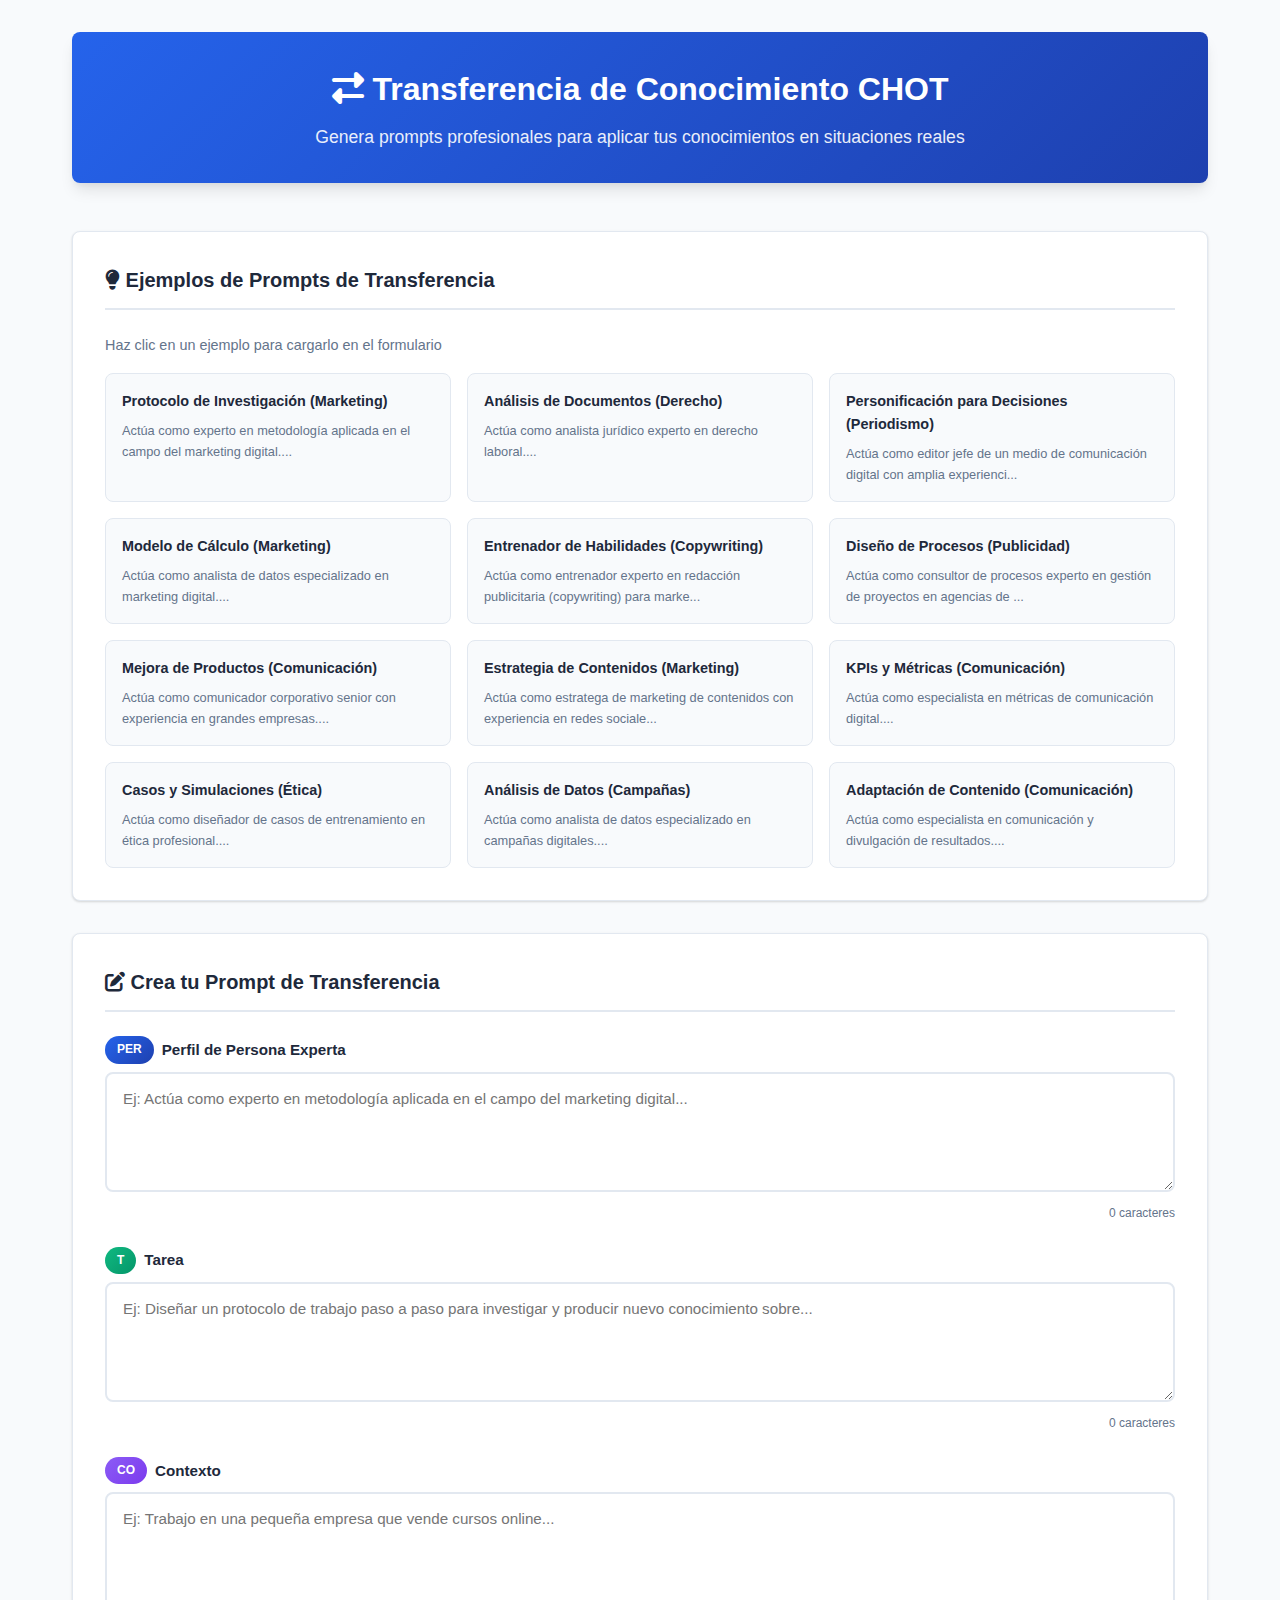
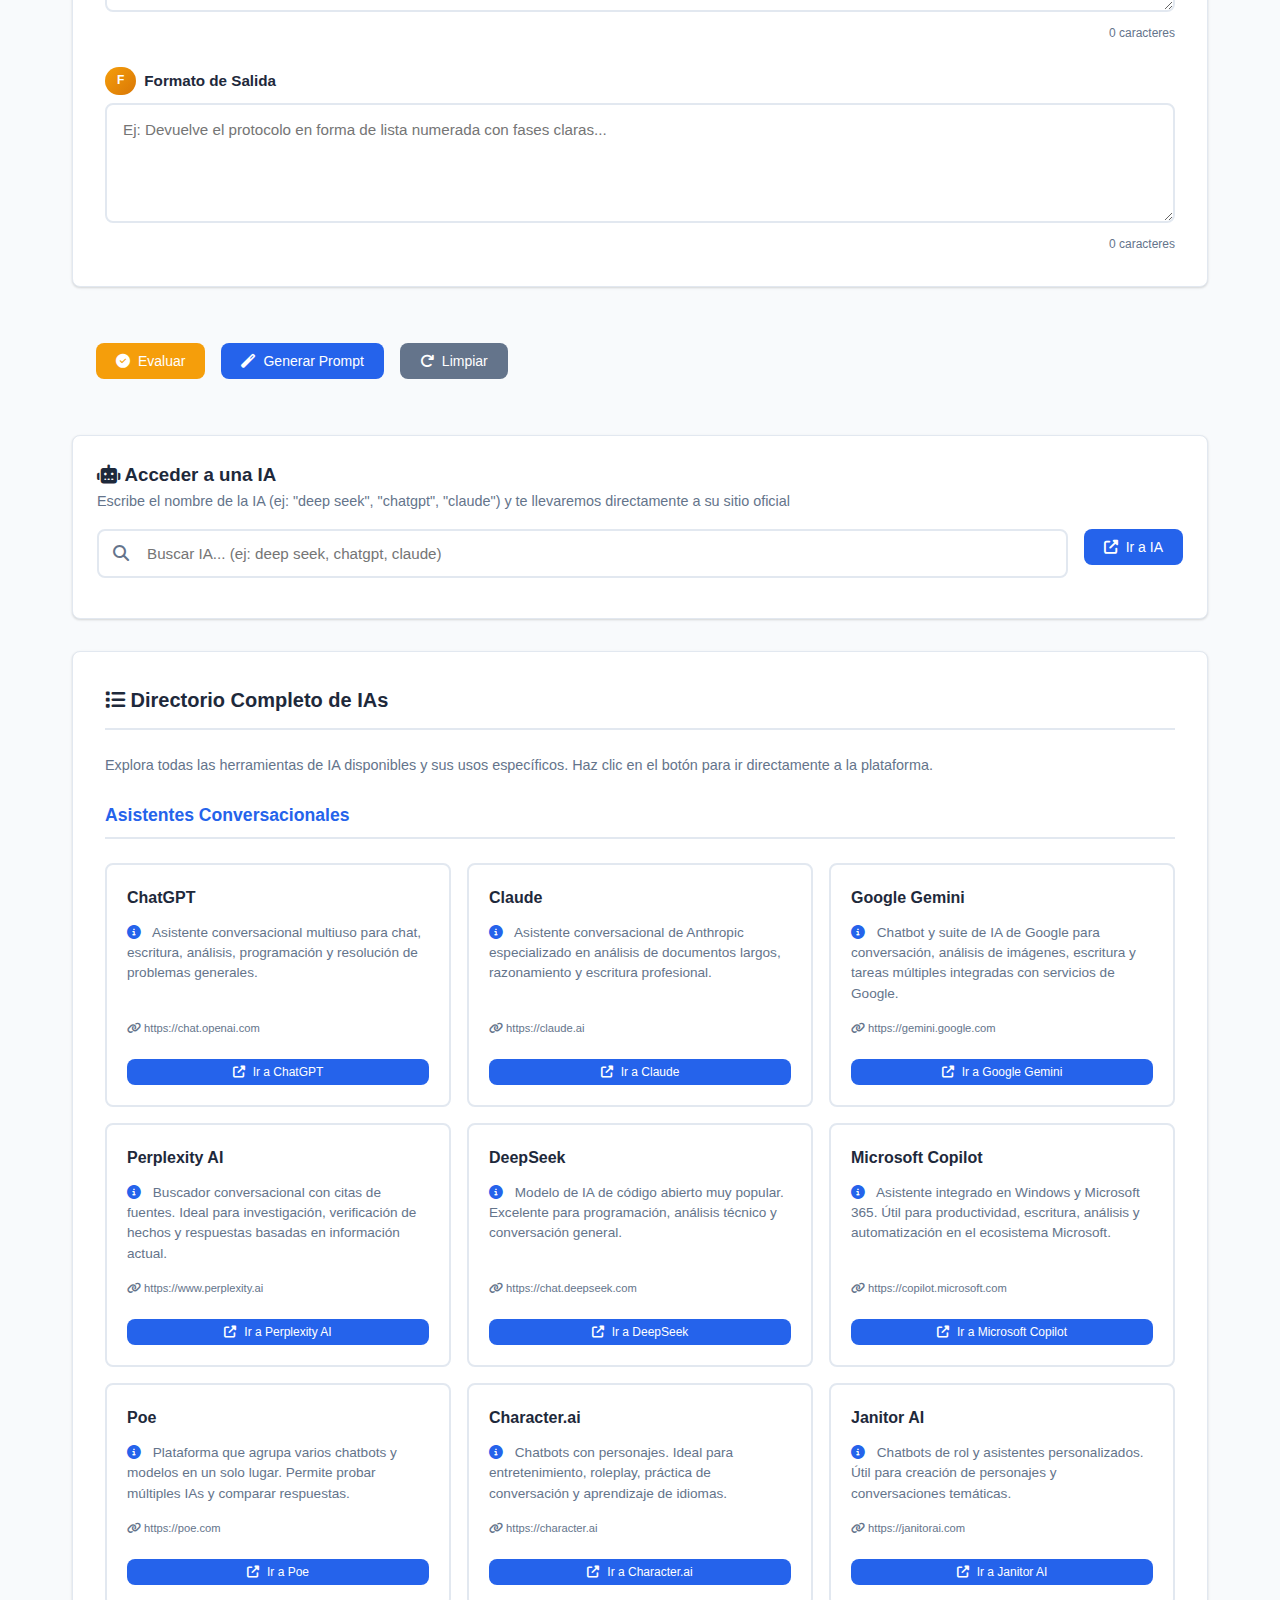
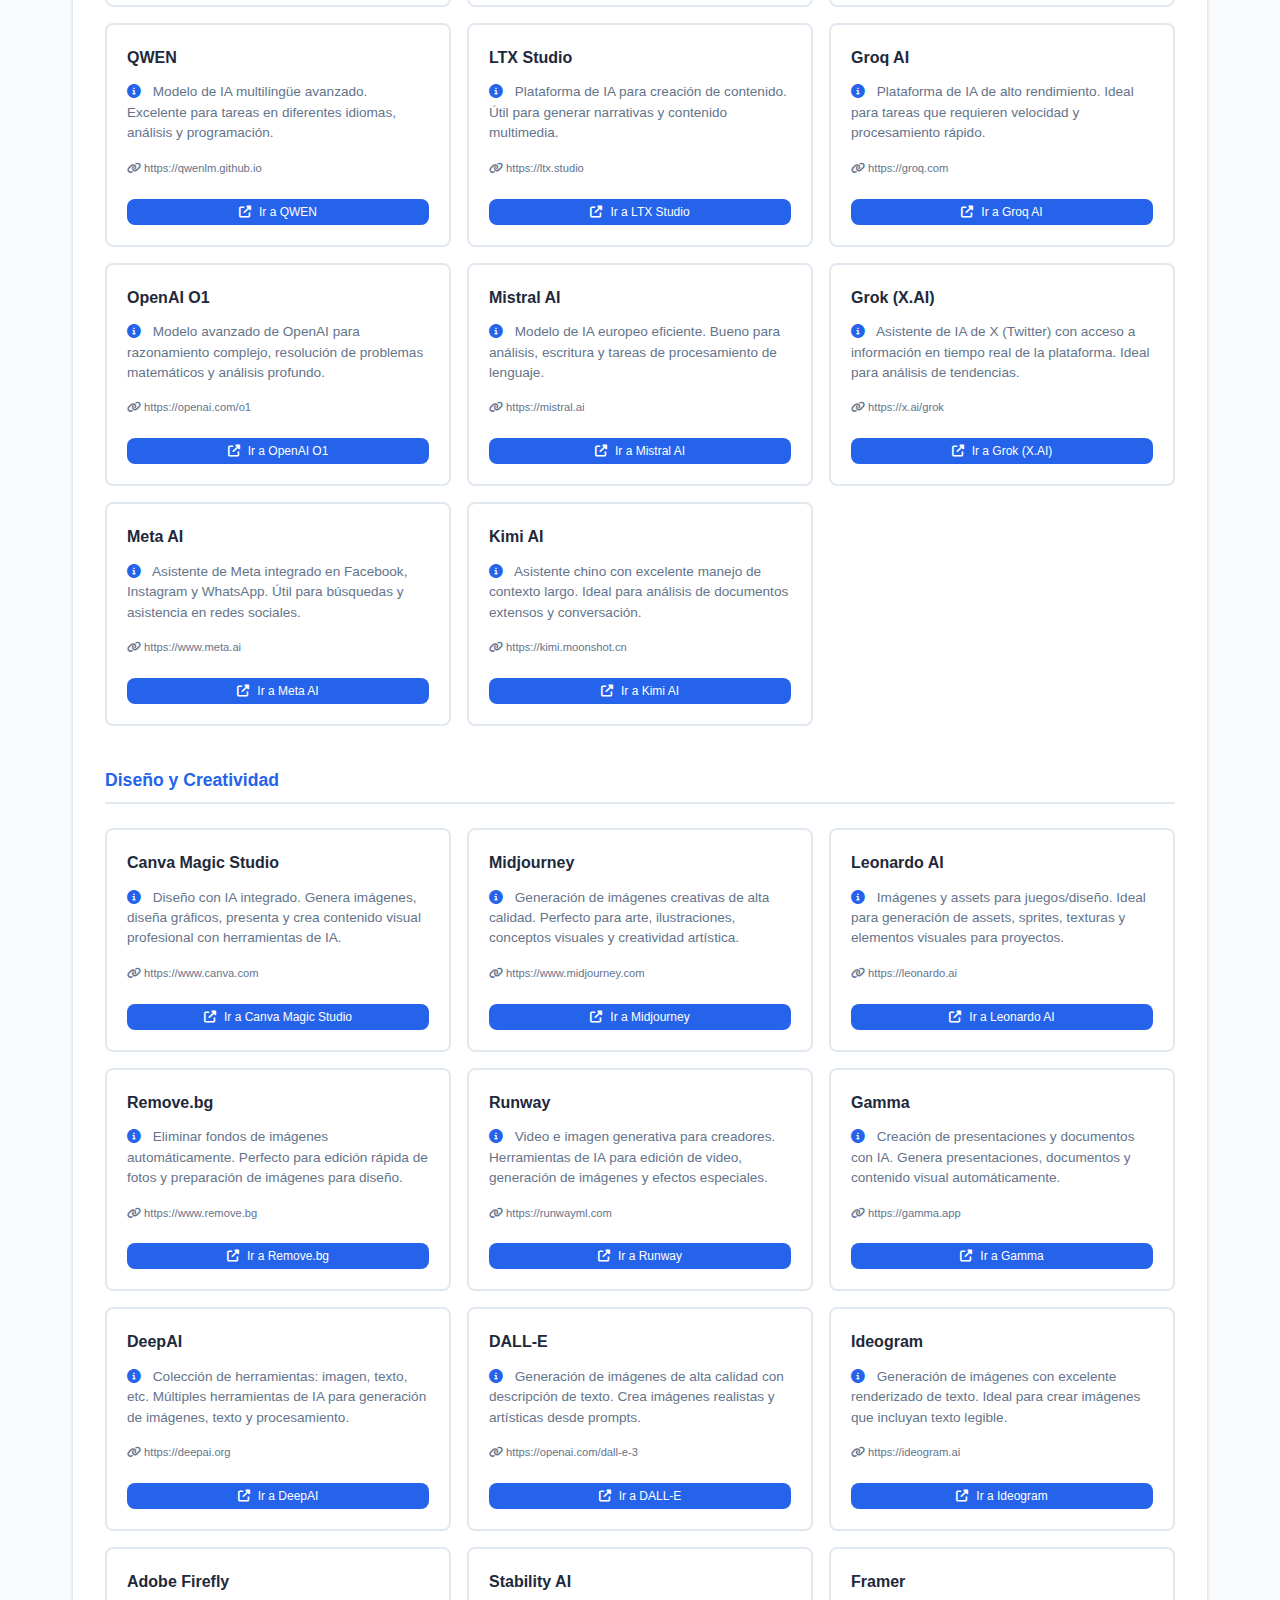
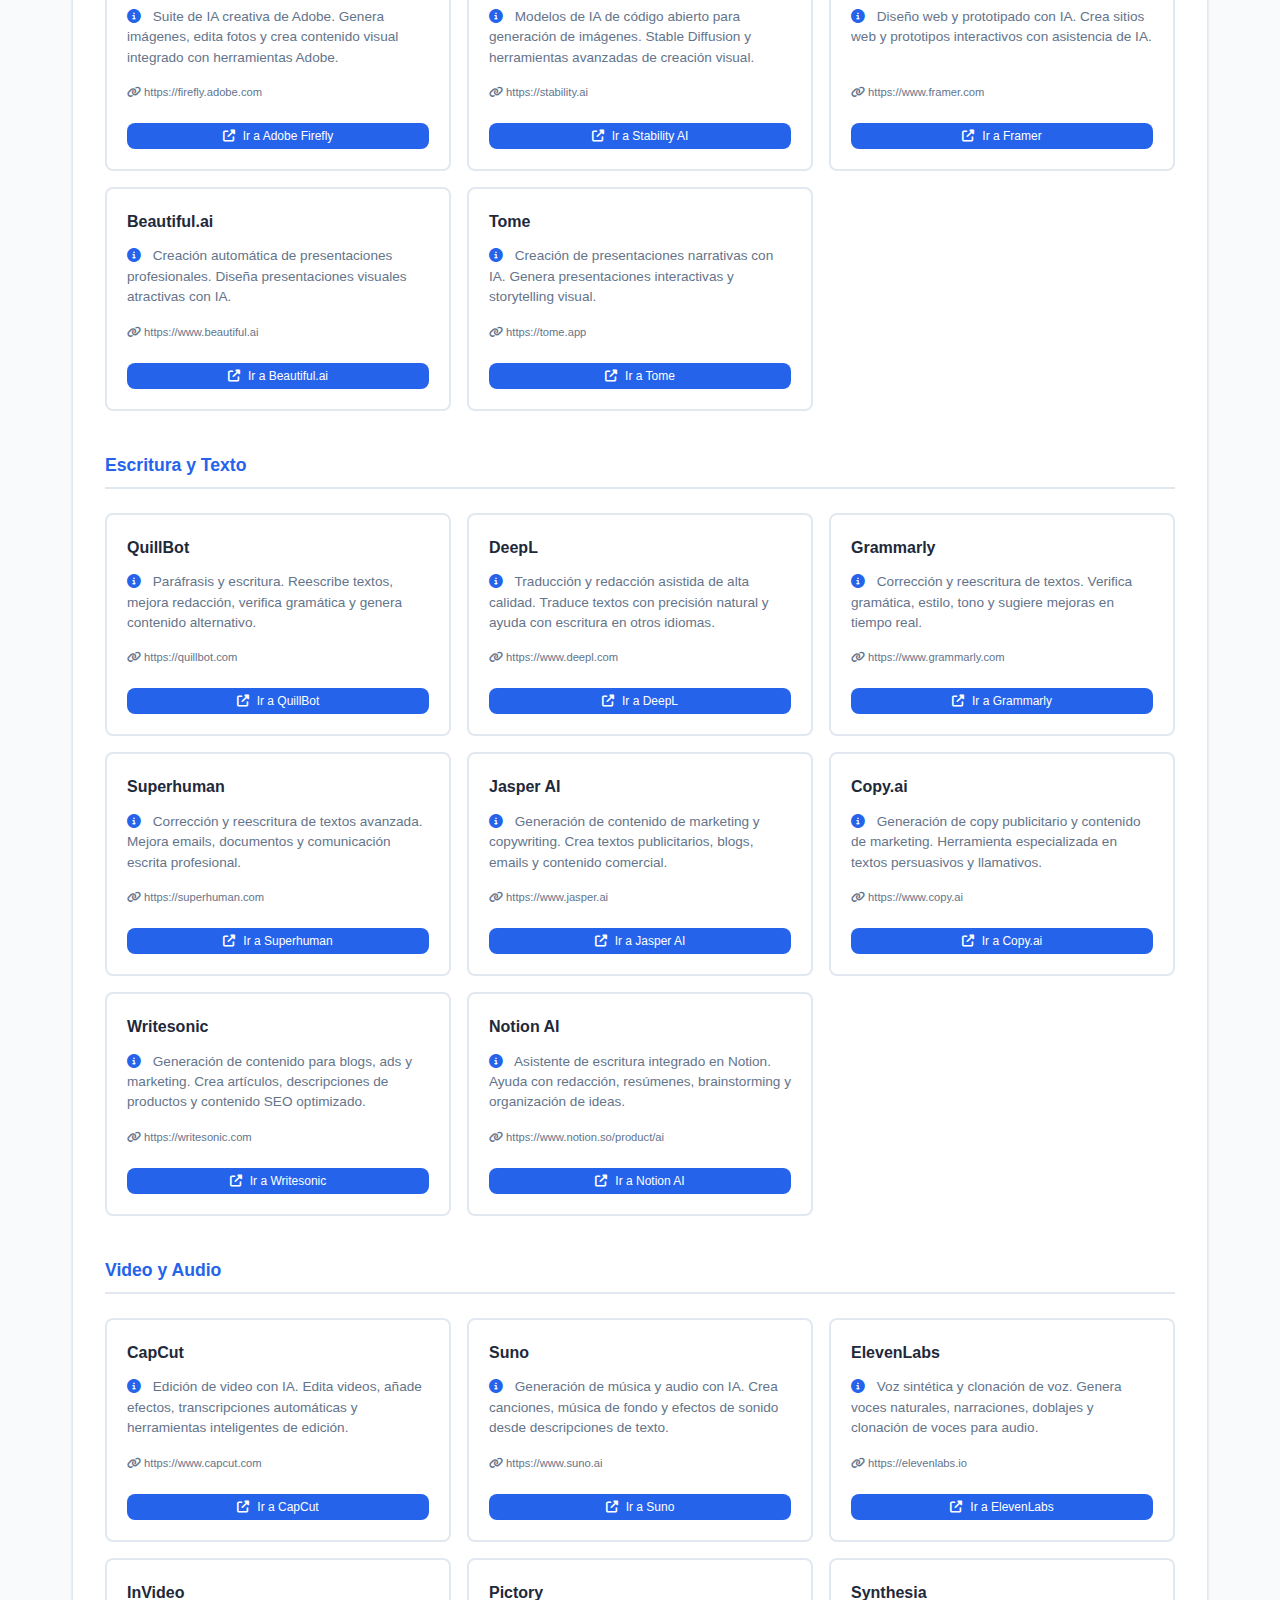
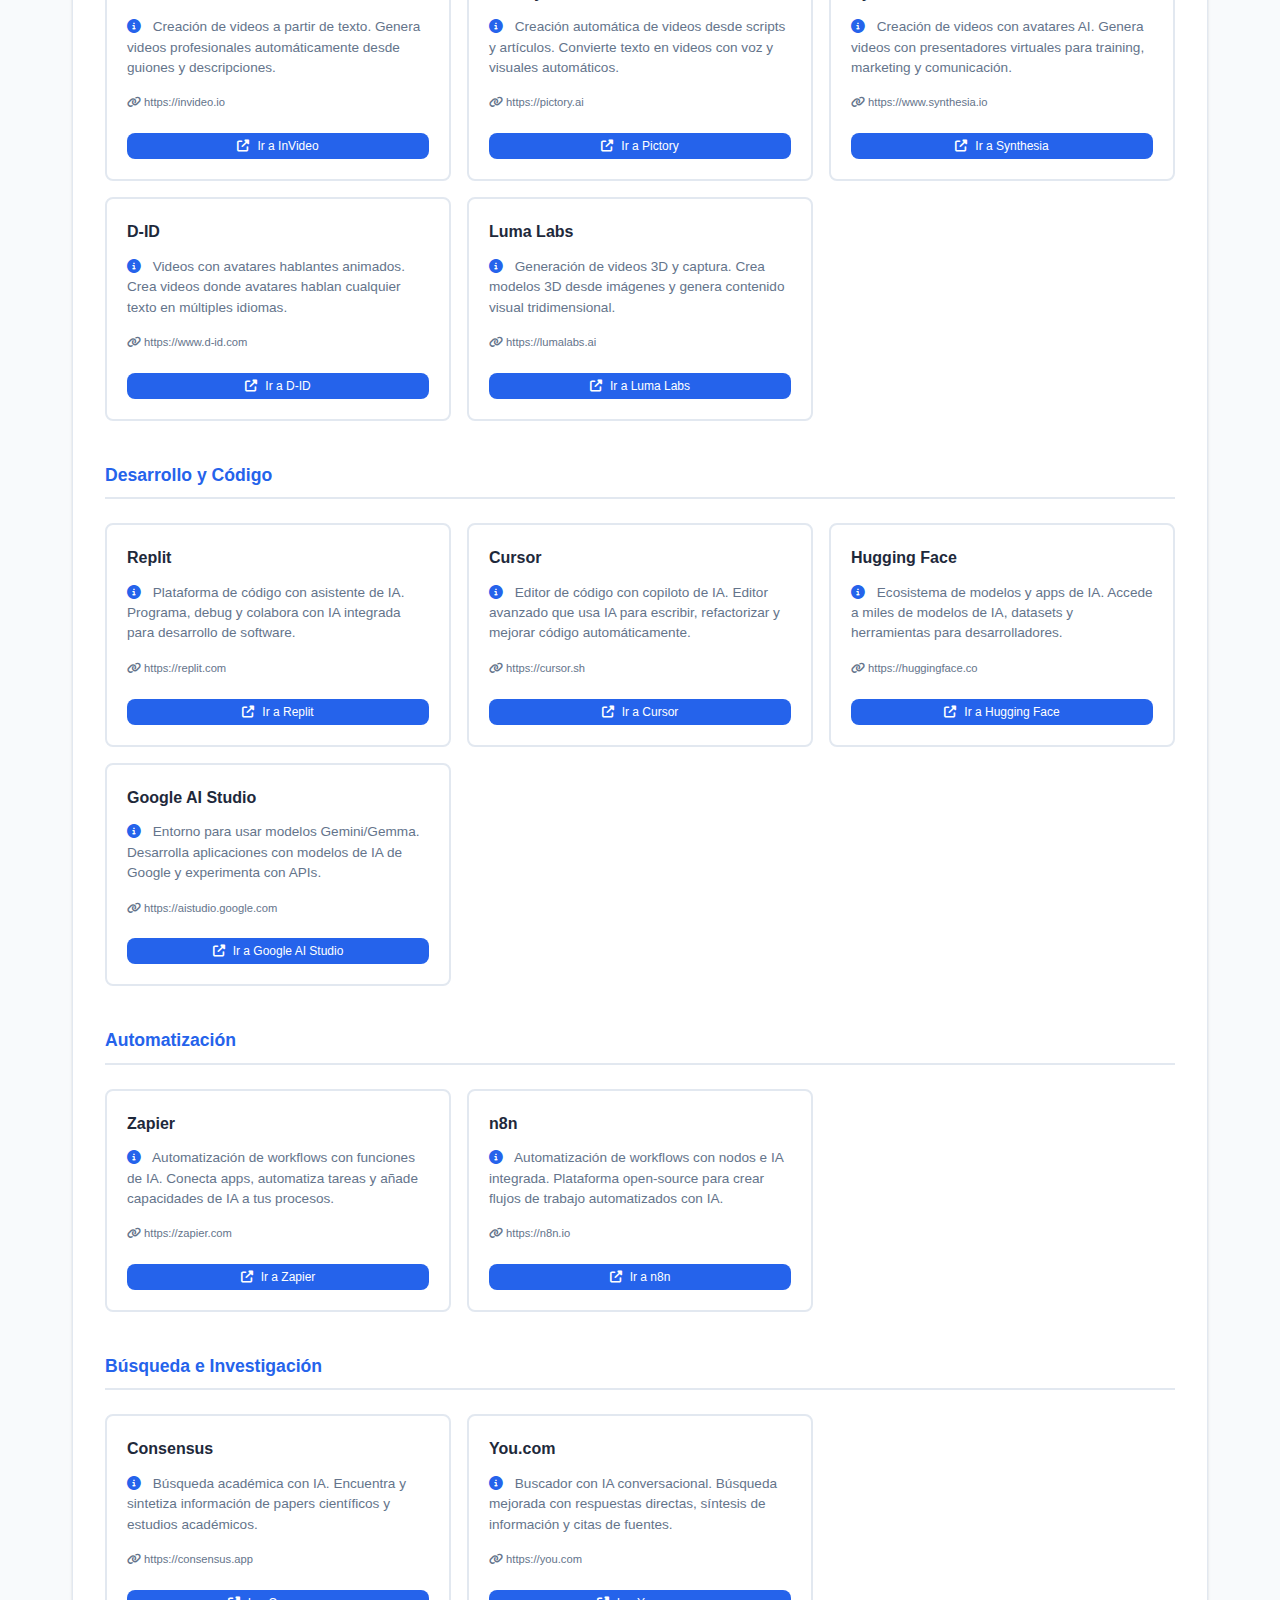
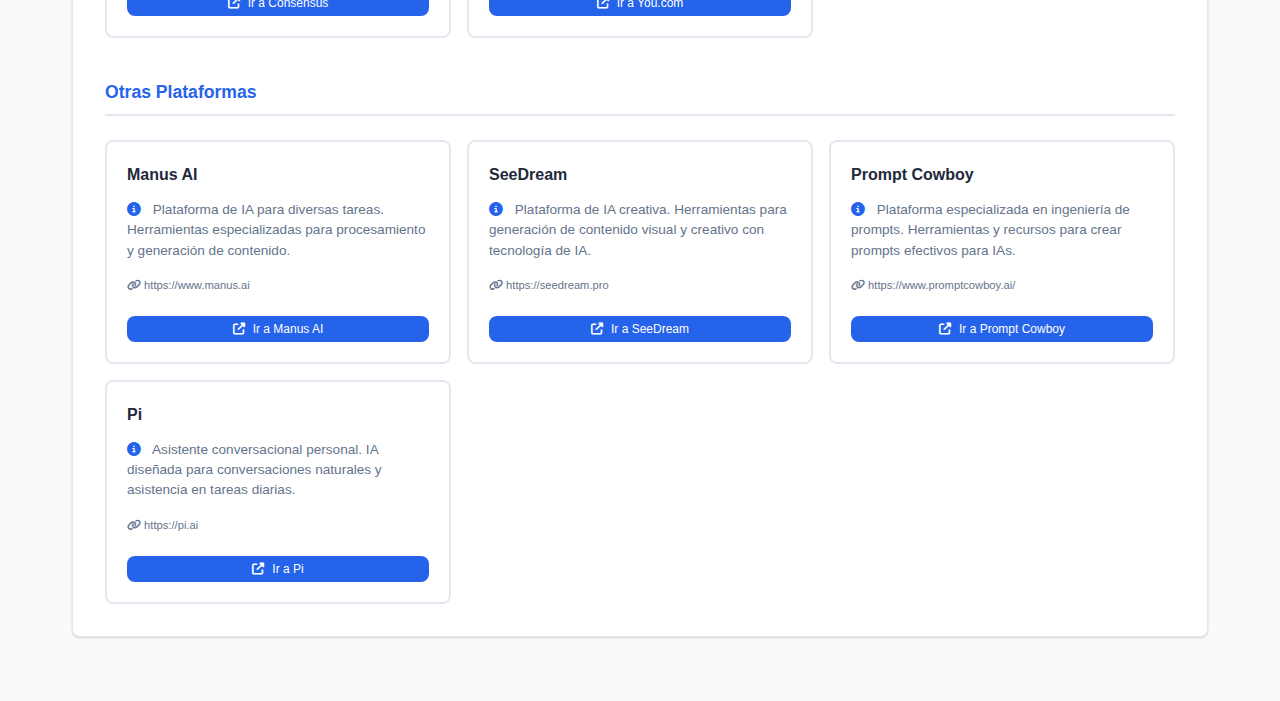
<file: transferencia.html>
<!DOCTYPE html>
<html lang="es">
<head>
    <meta charset="UTF-8">
    <meta name="viewport" content="width=device-width, initial-scale=1.0">
    <title>Transferencia de Conocimiento CHOT - Emprende Smart</title>
    <link rel="stylesheet" href="styles.css">
    <link rel="stylesheet" href="https://cdnjs.cloudflare.com/ajax/libs/font-awesome/6.4.0/css/all.min.css">
    <style>
        .transferencia-container {
            max-width: 1200px;
            margin: 0 auto;
            padding: 2rem;
        }

        .header-transferencia {
            text-align: center;
            margin-bottom: 3rem;
            padding: 2rem;
            background: linear-gradient(135deg, var(--primary-color), var(--primary-dark));
            color: white;
            border-radius: var(--radius);
            box-shadow: var(--shadow-lg);
        }

        .header-transferencia h1 {
            font-size: 2rem;
            margin-bottom: 0.5rem;
        }

        .header-transferencia p {
            opacity: 0.9;
            font-size: 1.1rem;
        }

        .form-section {
            background: var(--card-bg);
            border-radius: var(--radius);
            padding: 2rem;
            margin-bottom: 2rem;
            box-shadow: var(--shadow);
            border: 1px solid var(--border-color);
        }

        .form-section h3 {
            font-size: 1.25rem;
            color: var(--text-primary);
            margin-bottom: 1.5rem;
            padding-bottom: 0.75rem;
            border-bottom: 2px solid var(--border-color);
        }

        .pertcof-grid {
            display: grid;
            gap: 1.5rem;
        }

        .pertcof-field {
            display: flex;
            flex-direction: column;
            gap: 0.5rem;
        }

        .pertcof-field label {
            display: flex;
            align-items: center;
            gap: 0.5rem;
            font-weight: 600;
            color: var(--text-primary);
            font-size: 0.95rem;
        }

        .pertcof-badge {
            padding: 0.25rem 0.75rem;
            border-radius: 20px;
            font-size: 0.75rem;
            font-weight: 700;
            color: white;
        }

        .pertcof-badge.per {
            background: linear-gradient(135deg, #2563eb, #1e40af);
        }

        .pertcof-badge.t {
            background: linear-gradient(135deg, #10b981, #059669);
        }

        .pertcof-badge.co {
            background: linear-gradient(135deg, #8b5cf6, #7c3aed);
        }

        .pertcof-badge.f {
            background: linear-gradient(135deg, #f59e0b, #d97706);
        }

        .pertcof-field textarea {
            width: 100%;
            padding: 1rem;
            border: 2px solid var(--border-color);
            border-radius: var(--radius);
            font-size: 0.95rem;
            font-family: inherit;
            transition: var(--transition);
            resize: vertical;
            min-height: 120px;
        }

        .pertcof-field textarea:focus {
            outline: none;
            border-color: var(--primary-color);
            box-shadow: 0 0 0 3px rgba(37, 99, 235, 0.1);
        }

        .char-count {
            font-size: 0.75rem;
            color: var(--text-secondary);
            text-align: right;
            margin-top: 0.25rem;
        }

        .actions-bar {
            display: flex;
            gap: 1rem;
            flex-wrap: wrap;
            justify-content: space-between;
            align-items: center;
            padding: 1.5rem;
            background: var(--bg-color);
            border-radius: var(--radius);
            margin-bottom: 2rem;
        }

        .action-buttons {
            display: flex;
            gap: 1rem;
            flex-wrap: wrap;
        }

        .ai-search-section {
            background: var(--card-bg);
            border-radius: var(--radius);
            padding: 1.5rem;
            margin-bottom: 2rem;
            box-shadow: var(--shadow);
            border: 1px solid var(--border-color);
        }

        .ai-search-container {
            display: flex;
            gap: 1rem;
            align-items: flex-start;
        }

        .ai-search-input-wrapper {
            flex: 1;
            position: relative;
        }

        .ai-search-input {
            width: 100%;
            padding: 0.875rem 1rem 0.875rem 3rem;
            border: 2px solid var(--border-color);
            border-radius: var(--radius);
            font-size: 0.95rem;
        }

        .ai-search-input:focus {
            outline: none;
            border-color: var(--primary-color);
            box-shadow: 0 0 0 3px rgba(37, 99, 235, 0.1);
        }

        .ai-search-icon {
            position: absolute;
            left: 1rem;
            top: 50%;
            transform: translateY(-50%);
            color: var(--text-secondary);
        }

        .ai-search-results {
            margin-top: 1rem;
            display: grid;
            gap: 0.75rem;
        }

        .ai-result-item {
            display: flex;
            align-items: center;
            justify-content: space-between;
            padding: 1rem;
            background: var(--bg-color);
            border: 1px solid var(--border-color);
            border-radius: var(--radius);
            transition: var(--transition);
        }

        .ai-result-item:hover {
            border-color: var(--primary-color);
            box-shadow: var(--shadow);
        }

        .ai-result-info {
            flex: 1;
        }

        .ai-result-name {
            font-weight: 600;
            color: var(--text-primary);
            margin-bottom: 0.25rem;
        }

        .ai-result-url {
            font-size: 0.75rem;
            color: var(--text-secondary);
            word-break: break-all;
        }

        .prompt-preview {
            background: var(--bg-color);
            border: 2px solid var(--border-color);
            border-radius: var(--radius);
            padding: 1.5rem;
            margin-top: 2rem;
            font-family: 'Courier New', monospace;
            font-size: 0.9rem;
            line-height: 1.8;
            white-space: pre-wrap;
            max-height: 500px;
            overflow-y: auto;
        }

        .evaluation-panel {
            background: linear-gradient(135deg, #fef3c7, #fde68a);
            border: 2px solid #f59e0b;
            border-radius: var(--radius);
            padding: 1.5rem;
            margin-top: 1rem;
        }

        .evaluation-panel.success {
            background: linear-gradient(135deg, #d1fae5, #a7f3d0);
            border-color: #10b981;
        }

        .evaluation-panel.warning {
            background: linear-gradient(135deg, #fee2e2, #fecaca);
            border-color: #ef4444;
        }

        .evaluation-list {
            list-style: none;
            padding: 0;
            margin: 1rem 0 0 0;
        }

        .evaluation-list li {
            padding: 0.5rem 0;
            display: flex;
            align-items: center;
            gap: 0.5rem;
        }

        .evaluation-list li i {
            font-size: 1rem;
        }

        .template-examples {
            display: grid;
            grid-template-columns: repeat(auto-fit, minmax(280px, 1fr));
            gap: 1rem;
            margin-top: 1rem;
        }

        .template-card {
            background: var(--bg-color);
            border: 1px solid var(--border-color);
            border-radius: var(--radius);
            padding: 1rem;
            cursor: pointer;
            transition: var(--transition);
        }

        .template-card:hover {
            border-color: var(--primary-color);
            box-shadow: var(--shadow);
            transform: translateY(-2px);
        }

        .template-card h4 {
            font-size: 0.9rem;
            font-weight: 600;
            color: var(--text-primary);
            margin-bottom: 0.5rem;
        }

        .template-card p {
            font-size: 0.8rem;
            color: var(--text-secondary);
        }

        .ai-directory-grid {
            display: grid;
            grid-template-columns: repeat(auto-fill, minmax(300px, 1fr));
            gap: 1rem;
            margin-top: 1rem;
        }

        .ai-directory-card {
            background: var(--card-bg);
            border: 2px solid var(--border-color);
            border-radius: var(--radius);
            padding: 1.25rem;
            transition: var(--transition);
            display: flex;
            flex-direction: column;
            gap: 0.75rem;
        }

        .ai-directory-card:hover {
            border-color: var(--primary-color);
            box-shadow: var(--shadow-lg);
            transform: translateY(-2px);
        }

        .ai-directory-header {
            display: flex;
            align-items: center;
            justify-content: space-between;
            gap: 0.75rem;
        }

        .ai-directory-name {
            font-weight: 700;
            font-size: 1rem;
            color: var(--text-primary);
            flex: 1;
        }

        .ai-directory-url {
            font-size: 0.7rem;
            color: var(--text-secondary);
            word-break: break-all;
            margin-top: 0.25rem;
        }

        .ai-directory-use {
            font-size: 0.85rem;
            color: var(--text-secondary);
            line-height: 1.5;
            flex: 1;
        }

        .ai-directory-action {
            margin-top: 0.5rem;
        }

        .category-header {
            grid-column: 1 / -1;
            font-size: 1.1rem;
            font-weight: 700;
            color: var(--primary-color);
            margin-top: 1.5rem;
            margin-bottom: 0.5rem;
            padding-bottom: 0.5rem;
            border-bottom: 2px solid var(--border-color);
        }

        .category-header:first-child {
            margin-top: 0;
        }
    </style>
</head>
<body>
    <div class="transferencia-container">
        <div class="header-transferencia">
            <h1><i class="fas fa-exchange-alt"></i> Transferencia de Conocimiento CHOT</h1>
            <p>Genera prompts profesionales para aplicar tus conocimientos en situaciones reales</p>
        </div>

        <!-- Sección de Plantillas de Ejemplo -->
        <div class="form-section">
            <h3><i class="fas fa-lightbulb"></i> Ejemplos de Prompts de Transferencia</h3>
            <p style="color: var(--text-secondary); margin-bottom: 1rem; font-size: 0.9rem;">
                Haz clic en un ejemplo para cargarlo en el formulario
            </p>
            <div class="template-examples" id="templatesContainer">
                <!-- Las plantillas se cargarán dinámicamente -->
            </div>
        </div>

        <!-- Formulario PER-T-CO-F -->
        <div class="form-section">
            <h3><i class="fas fa-edit"></i> Crea tu Prompt de Transferencia</h3>
            <form id="transferenciaForm" class="pertcof-grid">
                <div class="pertcof-field">
                    <label>
                        <span class="pertcof-badge per">PER</span>
                        Perfil de Persona Experta
                    </label>
                    <textarea id="perField" placeholder="Ej: Actúa como experto en metodología aplicada en el campo del marketing digital..." required></textarea>
                    <div class="char-count"><span id="perCount">0</span> caracteres</div>
                </div>

                <div class="pertcof-field">
                    <label>
                        <span class="pertcof-badge t">T</span>
                        Tarea
                    </label>
                    <textarea id="tField" placeholder="Ej: Diseñar un protocolo de trabajo paso a paso para investigar y producir nuevo conocimiento sobre..." required></textarea>
                    <div class="char-count"><span id="tCount">0</span> caracteres</div>
                </div>

                <div class="pertcof-field">
                    <label>
                        <span class="pertcof-badge co">CO</span>
                        Contexto
                    </label>
                    <textarea id="coField" placeholder="Ej: Trabajo en una pequeña empresa que vende cursos online..." required></textarea>
                    <div class="char-count"><span id="coCount">0</span> caracteres</div>
                </div>

                <div class="pertcof-field">
                    <label>
                        <span class="pertcof-badge f">F</span>
                        Formato de Salida
                    </label>
                    <textarea id="fField" placeholder="Ej: Devuelve el protocolo en forma de lista numerada con fases claras..." required></textarea>
                    <div class="char-count"><span id="fCount">0</span> caracteres</div>
                </div>
            </form>
        </div>

        <!-- Barra de Acciones -->
        <div class="actions-bar">
            <div class="action-buttons">
                <button id="evaluarBtn" class="btn btn-warning">
                    <i class="fas fa-check-circle"></i> Evaluar
                </button>
                <button id="generarBtn" class="btn btn-primary">
                    <i class="fas fa-magic"></i> Generar Prompt
                </button>
                <button id="copiarBtn" class="btn btn-success" style="display: none;">
                    <i class="fas fa-copy"></i> Copiar Prompt
                </button>
                <button id="limpiarBtn" class="btn btn-secondary">
                    <i class="fas fa-redo"></i> Limpiar
                </button>
            </div>
        </div>

        <!-- Panel de Evaluación -->
        <div id="evaluationPanel" class="evaluation-panel" style="display: none;">
            <h4 style="margin-bottom: 0.5rem; font-weight: 600;">
                <i class="fas fa-clipboard-check"></i> Resultado de la Evaluación
            </h4>
            <p id="evaluationMessage"></p>
            <ul id="evaluationList" class="evaluation-list"></ul>
        </div>

        <!-- Buscador de IAs -->
        <div class="ai-search-section">
            <h3><i class="fas fa-robot"></i> Acceder a una IA</h3>
            <p style="color: var(--text-secondary); margin-bottom: 1rem; font-size: 0.9rem;">
                Escribe el nombre de la IA (ej: "deep seek", "chatgpt", "claude") y te llevaremos directamente a su sitio oficial
            </p>
            <div class="ai-search-container">
                <div class="ai-search-input-wrapper">
                    <i class="fas fa-search ai-search-icon"></i>
                    <input type="text" id="aiSearchInput" class="ai-search-input" placeholder="Buscar IA... (ej: deep seek, chatgpt, claude)">
                </div>
                <button id="aiSearchBtn" class="btn btn-primary">
                    <i class="fas fa-external-link-alt"></i> Ir a IA
                </button>
            </div>
            <div id="aiSearchResults" class="ai-search-results"></div>
        </div>

        <!-- Listado Completo de IAs -->
        <div class="form-section">
            <h3><i class="fas fa-list"></i> Directorio Completo de IAs</h3>
            <p style="color: var(--text-secondary); margin-bottom: 1.5rem; font-size: 0.9rem;">
                Explora todas las herramientas de IA disponibles y sus usos específicos. Haz clic en el botón para ir directamente a la plataforma.
            </p>
            <div id="aiDirectoryContainer" class="ai-directory-grid">
                <!-- El listado se cargará dinámicamente -->
            </div>
        </div>

        <!-- Vista Previa del Prompt -->
        <div id="promptPreviewSection" style="display: none;">
            <div class="form-section">
                <div style="display: flex; justify-content: space-between; align-items: center; margin-bottom: 1rem;">
                    <h3 style="margin: 0;"><i class="fas fa-eye"></i> Vista Previa del Prompt</h3>
                    <button id="copiarBtnPreview" class="btn btn-success">
                        <i class="fas fa-copy"></i> Copiar Prompt
                    </button>
                </div>
                <div id="promptPreview" class="prompt-preview"></div>
                <div style="margin-top: 1rem; text-align: center;">
                    <button id="copiarBtnBottom" class="btn btn-success btn-block">
                        <i class="fas fa-copy"></i> Copiar Prompt para Pegar en Plataforma Externa
                    </button>
                </div>
            </div>
        </div>
    </div>

    <script src="transferencia-chot.js"></script>
</body>
</html>
</file>
<file: styles.css>
/* Reset y Variables */
* {
    margin: 0;
    padding: 0;
    box-sizing: border-box;
}

:root {
    --primary-color: #2563eb;
    --primary-dark: #1e40af;
    --secondary-color: #64748b;
    --success-color: #10b981;
    --danger-color: #ef4444;
    --warning-color: #f59e0b;
    --bg-color: #f8fafc;
    --card-bg: #ffffff;
    --text-primary: #1e293b;
    --text-secondary: #64748b;
    --border-color: #e2e8f0;
    --shadow: 0 1px 3px 0 rgba(0, 0, 0, 0.1), 0 1px 2px 0 rgba(0, 0, 0, 0.06);
    --shadow-lg: 0 10px 15px -3px rgba(0, 0, 0, 0.1), 0 4px 6px -2px rgba(0, 0, 0, 0.05);
    --radius: 8px;
    --transition: all 0.3s ease;
}

body {
    font-family: -apple-system, BlinkMacSystemFont, 'Segoe UI', Roboto, 'Helvetica Neue', Arial, sans-serif;
    background-color: var(--bg-color);
    color: var(--text-primary);
    line-height: 1.6;
}

/* Navbar */
.navbar {
    background: var(--card-bg);
    box-shadow: var(--shadow);
    position: sticky;
    top: 0;
    z-index: 1000;
    padding: 1rem 0;
}

.nav-container {
    max-width: 1200px;
    margin: 0 auto;
    padding: 0 2rem;
    display: flex;
    justify-content: space-between;
    align-items: center;
}

.logo {
    font-size: 1.5rem;
    font-weight: 700;
    color: var(--primary-color);
}

.nav-buttons {
    display: flex;
    gap: 1rem;
}

/* Botones */
.btn {
    padding: 0.625rem 1.25rem;
    border: none;
    border-radius: var(--radius);
    font-size: 0.875rem;
    font-weight: 500;
    cursor: pointer;
    transition: var(--transition);
    display: inline-flex;
    align-items: center;
    gap: 0.5rem;
}

.btn-primary {
    background-color: var(--primary-color);
    color: white;
}

.btn-primary:hover {
    background-color: var(--primary-dark);
}

.btn-secondary {
    background-color: var(--secondary-color);
    color: white;
}

.btn-secondary:hover {
    background-color: #475569;
}

.btn-success {
    background-color: var(--success-color);
    color: white;
}

.btn-success:hover {
    background-color: #059669;
}

.btn-danger {
    background-color: var(--danger-color);
    color: white;
}

.btn-danger:hover {
    background-color: #dc2626;
}

.btn-warning {
    background-color: var(--warning-color);
    color: white;
}

.btn-warning:hover {
    background-color: #d97706;
}

.btn-sm {
    padding: 0.375rem 0.75rem;
    font-size: 0.75rem;
}

.btn-icon {
    padding: 0.5rem;
    background: transparent;
    border: 1px solid var(--border-color);
    color: var(--text-secondary);
}

.btn-icon:hover {
    background-color: var(--bg-color);
    color: var(--primary-color);
}

/* Banner de Nombre del Estudiante */
.student-name-banner {
    background: linear-gradient(135deg, var(--primary-color), var(--primary-dark));
    color: white;
    padding: 1.5rem 2rem;
    text-align: center;
    box-shadow: var(--shadow);
    position: sticky;
    top: 0;
    z-index: 999;
}

.student-name-display {
    font-size: 2rem;
    font-weight: 700;
    letter-spacing: 0.1em;
    margin: 0;
    text-shadow: 0 2px 4px rgba(0, 0, 0, 0.2);
}

/* Container y Views */
.container {
    max-width: 1400px;
    margin: 0 auto;
    padding: 2rem;
    width: 100%;
}

.view {
    display: none;
}

.view.active {
    display: block;
}

/* Vista de Estudiante */
.course-header {
    text-align: center;
    margin-bottom: 3rem;
    padding: 2rem 0;
    max-width: 900px;
    margin-left: auto;
    margin-right: auto;
}

.course-header h2 {
    font-size: 2rem;
    color: var(--text-primary);
    margin-bottom: 0.5rem;
}

.subtitle {
    font-size: 1.125rem;
    color: var(--text-secondary);
}

.modules-grid {
    display: grid;
    grid-template-columns: repeat(auto-fit, minmax(400px, 1fr));
    gap: 2rem;
    justify-items: center;
    max-width: 100%;
}

.module-card {
    background: var(--card-bg);
    border-radius: var(--radius);
    box-shadow: var(--shadow);
    padding: 1.5rem;
    transition: var(--transition);
    border: 1px solid var(--border-color);
    width: 100%;
    max-width: 600px;
}

.module-card:hover {
    box-shadow: var(--shadow-lg);
    transform: translateY(-2px);
}

.module-card-header {
    display: flex;
    align-items: center;
    gap: 1rem;
    margin-bottom: 1rem;
}

.module-icon {
    font-size: 2rem;
    width: 3rem;
    height: 3rem;
    display: flex;
    align-items: center;
    justify-content: center;
    background: linear-gradient(135deg, var(--primary-color), var(--primary-dark));
    border-radius: var(--radius);
    color: white;
    flex-shrink: 0;
}

.module-card h3 {
    font-size: 1.25rem;
    color: var(--text-primary);
    flex: 1;
}

.module-title-text {
    display: flex;
    flex-direction: column;
    gap: 0.25rem;
    flex: 1;
}

.module-label {
    font-size: 0.75rem;
    font-weight: 600;
    color: #64748b;
    letter-spacing: 0.5px;
    text-transform: uppercase;
}

.module-name-value {
    font-size: 1.35rem;
    font-weight: 700;
    background: linear-gradient(135deg, #1e40af 0%, #3b82f6 100%);
    -webkit-background-clip: text;
    -webkit-text-fill-color: transparent;
    background-clip: text;
    color: #1e40af;
    letter-spacing: 0.5px;
    line-height: 1.3;
}

.module-order {
    background: var(--primary-color);
    color: white;
    width: 2rem;
    height: 2rem;
    border-radius: 50%;
    display: flex;
    align-items: center;
    justify-content: center;
    font-weight: 600;
    font-size: 0.875rem;
}

.module-description {
    color: var(--text-secondary);
    margin-bottom: 1.5rem;
    font-size: 0.875rem;
}

.resources-list {
    list-style: none;
}

.resource-item {
    padding: 1rem;
    margin-bottom: 0.75rem;
    background: linear-gradient(to right, #ffffff, #f8fafc);
    border-radius: var(--radius);
    border: 2px solid var(--border-color);
    transition: var(--transition);
    box-shadow: 0 1px 3px rgba(0, 0, 0, 0.05);
}

.resource-item:hover {
    background: linear-gradient(to right, #f1f5f9, #e2e8f0);
    border-color: var(--primary-color);
    border-width: 2px;
    box-shadow: 0 4px 6px rgba(37, 99, 235, 0.15);
    transform: translateX(4px);
}

.resource-link {
    display: flex;
    align-items: center;
    gap: 0.75rem;
    text-decoration: none;
    color: var(--text-primary);
}

.resource-icon {
    font-size: 1.5rem;
    color: var(--primary-color);
    min-width: 1.5rem;
    text-align: center;
}

.resource-info {
    flex: 1;
}

.resource-title {
    font-weight: 600;
    font-size: 0.95rem;
    margin-bottom: 0.25rem;
    color: var(--text-primary);
}

.resource-type {
    font-size: 0.8rem;
    color: var(--text-secondary);
    font-weight: 500;
    text-transform: uppercase;
    letter-spacing: 0.5px;
}

/* Estilos para recursos visitados */
.resource-item.resource-visited {
    background: linear-gradient(to right, #f0fdf4, #dcfce7);
    border-color: #10b981;
    opacity: 0.95;
}

.resource-item.resource-visited:hover {
    background: linear-gradient(to right, #dcfce7, #bbf7d0);
    border-color: #059669;
}

.resource-visited-icon {
    color: #10b981;
    font-size: 0.9rem;
    margin-left: 0.5rem;
    animation: checkAppear 0.3s ease-in-out;
}

@keyframes checkAppear {
    0% {
        transform: scale(0);
        opacity: 0;
    }
    50% {
        transform: scale(1.2);
    }
    100% {
        transform: scale(1);
        opacity: 1;
    }
}

.resource-item.resource-visited .resource-title {
    color: #059669;
    font-weight: 600;
}

.resource-item.resource-visited .resource-icon {
    color: #10b981;
}

/* Capítulos en Vista de Estudiante */
.chapter-section {
    margin-top: 1.5rem;
    padding-top: 1.5rem;
    border-top: 1px solid var(--border-color);
}

.chapter-section:first-child {
    margin-top: 0;
    padding-top: 0;
    border-top: none;
}

.chapter-title {
    font-size: 1.125rem;
    font-weight: 700;
    margin-bottom: 0.5rem;
    padding: 0.75rem 1rem;
    border-radius: var(--radius);
    display: inline-block;
    width: 100%;
    box-shadow: 0 2px 4px rgba(0, 0, 0, 0.1);
}

/* Colores distintivos para capítulos - Colores oscuros con alto contraste */
.chapter-color-1 {
    background: linear-gradient(135deg, #1e3a8a 0%, #1e40af 100%);
    color: #ffffff;
}

.chapter-color-2 {
    background: linear-gradient(135deg, #7c2d12 0%, #991b1b 100%);
    color: #ffffff;
}

.chapter-color-3 {
    background: linear-gradient(135deg, #14532d 0%, #166534 100%);
    color: #ffffff;
}

.chapter-color-4 {
    background: linear-gradient(135deg, #581c87 0%, #6b21a8 100%);
    color: #ffffff;
}

.chapter-color-5 {
    background: linear-gradient(135deg, #7c2d12 0%, #9a3412 100%);
    color: #ffffff;
}

.chapter-color-6 {
    background: linear-gradient(135deg, #0c4a6e 0%, #075985 100%);
    color: #ffffff;
}

.chapter-color-7 {
    background: linear-gradient(135deg, #78350f 0%, #92400e 100%);
    color: #ffffff;
}

.chapter-color-8 {
    background: linear-gradient(135deg, #1e1b4b 0%, #312e81 100%);
    color: #ffffff;
}

.chapter-color-9 {
    background: linear-gradient(135deg, #422006 0%, #713f12 100%);
    color: #ffffff;
}

.chapter-color-10 {
    background: linear-gradient(135deg, #164e63 0%, #155e75 100%);
    color: #ffffff;
}

.chapter-description {
    font-size: 0.875rem;
    color: var(--text-secondary);
    margin-bottom: 1rem;
}

/* Vista de Administración */
.admin-header {
    margin-bottom: 2rem;
    padding-bottom: 1rem;
    border-bottom: 2px solid var(--border-color);
}

.admin-header h2 {
    font-size: 1.75rem;
    color: var(--text-primary);
    margin-bottom: 0.5rem;
}

.admin-section {
    background: var(--card-bg);
    border-radius: var(--radius);
    padding: 1.5rem;
    margin-bottom: 2rem;
    box-shadow: var(--shadow);
}

.section-header {
    display: flex;
    justify-content: space-between;
    align-items: center;
    margin-bottom: 1.5rem;
}

.section-header h3 {
    font-size: 1.25rem;
    color: var(--text-primary);
}

.admin-list {
    display: flex;
    flex-direction: column;
    gap: 1rem;
}

.module-admin-item {
    background: var(--bg-color);
    border: 2px solid var(--border-color);
    border-radius: var(--radius);
    padding: 1.25rem;
    transition: var(--transition);
}

.module-admin-item:hover {
    border-color: var(--primary-color);
}

.module-admin-header {
    display: flex;
    align-items: center;
    gap: 1rem;
    margin-bottom: 1rem;
}

.module-admin-info {
    flex: 1;
}

.module-admin-info h4 {
    font-size: 1.125rem;
    color: var(--text-primary);
    margin-bottom: 0.25rem;
}

.module-admin-meta {
    font-size: 0.875rem;
    color: var(--text-secondary);
}

.module-admin-actions {
    display: flex;
    gap: 0.5rem;
}

.chapters-admin-list {
    margin-top: 1rem;
    display: flex;
    flex-direction: column;
    gap: 1.5rem;
}

.chapter-admin-item {
    background: white;
    border: 1px solid var(--border-color);
    border-radius: var(--radius);
    padding: 1rem;
    transition: var(--transition);
}

.chapter-admin-item:hover {
    border-color: var(--primary-color);
    box-shadow: var(--shadow);
}

.chapter-admin-header {
    display: flex;
    align-items: center;
    justify-content: space-between;
    gap: 1rem;
    margin-bottom: 1rem;
    padding-bottom: 0.75rem;
    border-bottom: 1px solid var(--border-color);
}

.chapter-admin-info {
    flex: 1;
}

.chapter-admin-info h5 {
    font-size: 1rem;
    font-weight: 600;
    color: var(--text-primary);
    margin-bottom: 0.25rem;
}

.chapter-admin-meta {
    font-size: 0.75rem;
    color: var(--text-secondary);
}

.chapter-admin-actions {
    display: flex;
    gap: 0.5rem;
}

.resources-admin-list {
    margin-top: 0.75rem;
    padding-top: 0.75rem;
    border-top: 1px solid var(--border-color);
}

.resource-admin-item {
    display: flex;
    align-items: center;
    gap: 1rem;
    padding: 0.75rem;
    background: white;
    border-radius: var(--radius);
    margin-bottom: 0.5rem;
    border: 1px solid var(--border-color);
}

.resource-admin-item.dragging {
    opacity: 0.5;
}

.drag-handle {
    cursor: move;
    color: var(--text-secondary);
    font-size: 1.125rem;
}

.resource-admin-info {
    flex: 1;
}

.resource-admin-title {
    font-weight: 500;
    font-size: 0.875rem;
    margin-bottom: 0.25rem;
}

.resource-admin-url {
    font-size: 0.75rem;
    color: var(--text-secondary);
    word-break: break-all;
}

.resource-admin-actions {
    display: flex;
    gap: 0.5rem;
}

.add-resource-btn {
    margin-top: 0.75rem;
    width: 100%;
}

/* Modal */
.modal {
    display: none;
    position: fixed;
    top: 0;
    left: 0;
    width: 100%;
    height: 100%;
    background: rgba(0, 0, 0, 0.5);
    z-index: 2000;
    align-items: center;
    justify-content: center;
}

.modal.active {
    display: flex;
}

.modal-content {
    background: var(--card-bg);
    border-radius: var(--radius);
    width: 90%;
    max-width: 500px;
    max-height: 90vh;
    overflow-y: auto;
    box-shadow: var(--shadow-lg);
}

.modal-small {
    max-width: 400px;
}

.modal-header {
    display: flex;
    justify-content: space-between;
    align-items: center;
    padding: 1.5rem;
    border-bottom: 1px solid var(--border-color);
}

.modal-header h3 {
    font-size: 1.25rem;
    color: var(--text-primary);
}

.modal-close {
    background: none;
    border: none;
    font-size: 1.5rem;
    color: var(--text-secondary);
    cursor: pointer;
    padding: 0;
    width: 2rem;
    height: 2rem;
    display: flex;
    align-items: center;
    justify-content: center;
    border-radius: var(--radius);
    transition: var(--transition);
}

.modal-close:hover {
    background: var(--bg-color);
    color: var(--text-primary);
}

.modal-body {
    padding: 1.5rem;
}

/* Formularios */
.form-group {
    margin-bottom: 1.25rem;
}

.form-group label {
    display: block;
    margin-bottom: 0.5rem;
    font-weight: 500;
    color: var(--text-primary);
    font-size: 0.875rem;
}

.form-group input,
.form-group textarea,
.form-group select {
    width: 100%;
    padding: 0.75rem;
    border: 1px solid var(--border-color);
    border-radius: var(--radius);
    font-size: 0.875rem;
    font-family: inherit;
    transition: var(--transition);
}

.form-group input:focus,
.form-group textarea:focus,
.form-group select:focus {
    outline: none;
    border-color: var(--primary-color);
    box-shadow: 0 0 0 3px rgba(37, 99, 235, 0.1);
}

.form-actions {
    display: flex;
    gap: 1rem;
    justify-content: flex-end;
    margin-top: 1.5rem;
}

/* Empty State */
.empty-state {
    text-align: center;
    padding: 3rem 2rem;
    color: var(--text-secondary);
}

.empty-state i {
    font-size: 3rem;
    margin-bottom: 1rem;
    opacity: 0.5;
}

.empty-state p {
    font-size: 1rem;
}

/* Form Help y Error Messages */
.form-help {
    display: block;
    margin-top: 0.375rem;
    font-size: 0.75rem;
    color: var(--text-secondary);
}

.error-message {
    background: #fee2e2;
    color: #dc2626;
    padding: 0.75rem;
    border-radius: var(--radius);
    margin-bottom: 1rem;
    display: flex;
    align-items: center;
    gap: 0.5rem;
    font-size: 0.875rem;
}

.btn-block {
    width: 100%;
    justify-content: center;
}

/* PDF Preview */
.pdf-preview {
    margin-top: 0.5rem;
    padding: 0.75rem;
    background: var(--bg-color);
    border-radius: var(--radius);
    border: 1px solid var(--border-color);
    font-size: 0.875rem;
    color: var(--text-secondary);
}

/* Responsive */
@media (max-width: 768px) {
    .nav-container {
        flex-direction: column;
        gap: 1rem;
    }

    .nav-buttons {
        width: 100%;
        justify-content: center;
    }

    .modules-grid {
        grid-template-columns: 1fr;
        justify-items: stretch;
    }
    
    .module-card {
        max-width: 100%;
    }
    
    .student-name-display {
        font-size: 1.5rem;
    }

    .section-header {
        flex-direction: column;
        align-items: flex-start;
        gap: 1rem;
    }

    .module-admin-header {
        flex-direction: column;
        align-items: flex-start;
    }

    .module-admin-actions {
        width: 100%;
        justify-content: flex-end;
    }

    .resource-admin-item {
        flex-direction: column;
        align-items: flex-start;
    }

    .resource-admin-actions {
        width: 100%;
        justify-content: flex-end;
    }

    .chapter-admin-header {
        flex-direction: column;
        align-items: flex-start;
        gap: 0.75rem;
    }

    .chapter-admin-actions {
        width: 100%;
        justify-content: flex-end;
    }
}
</file>
